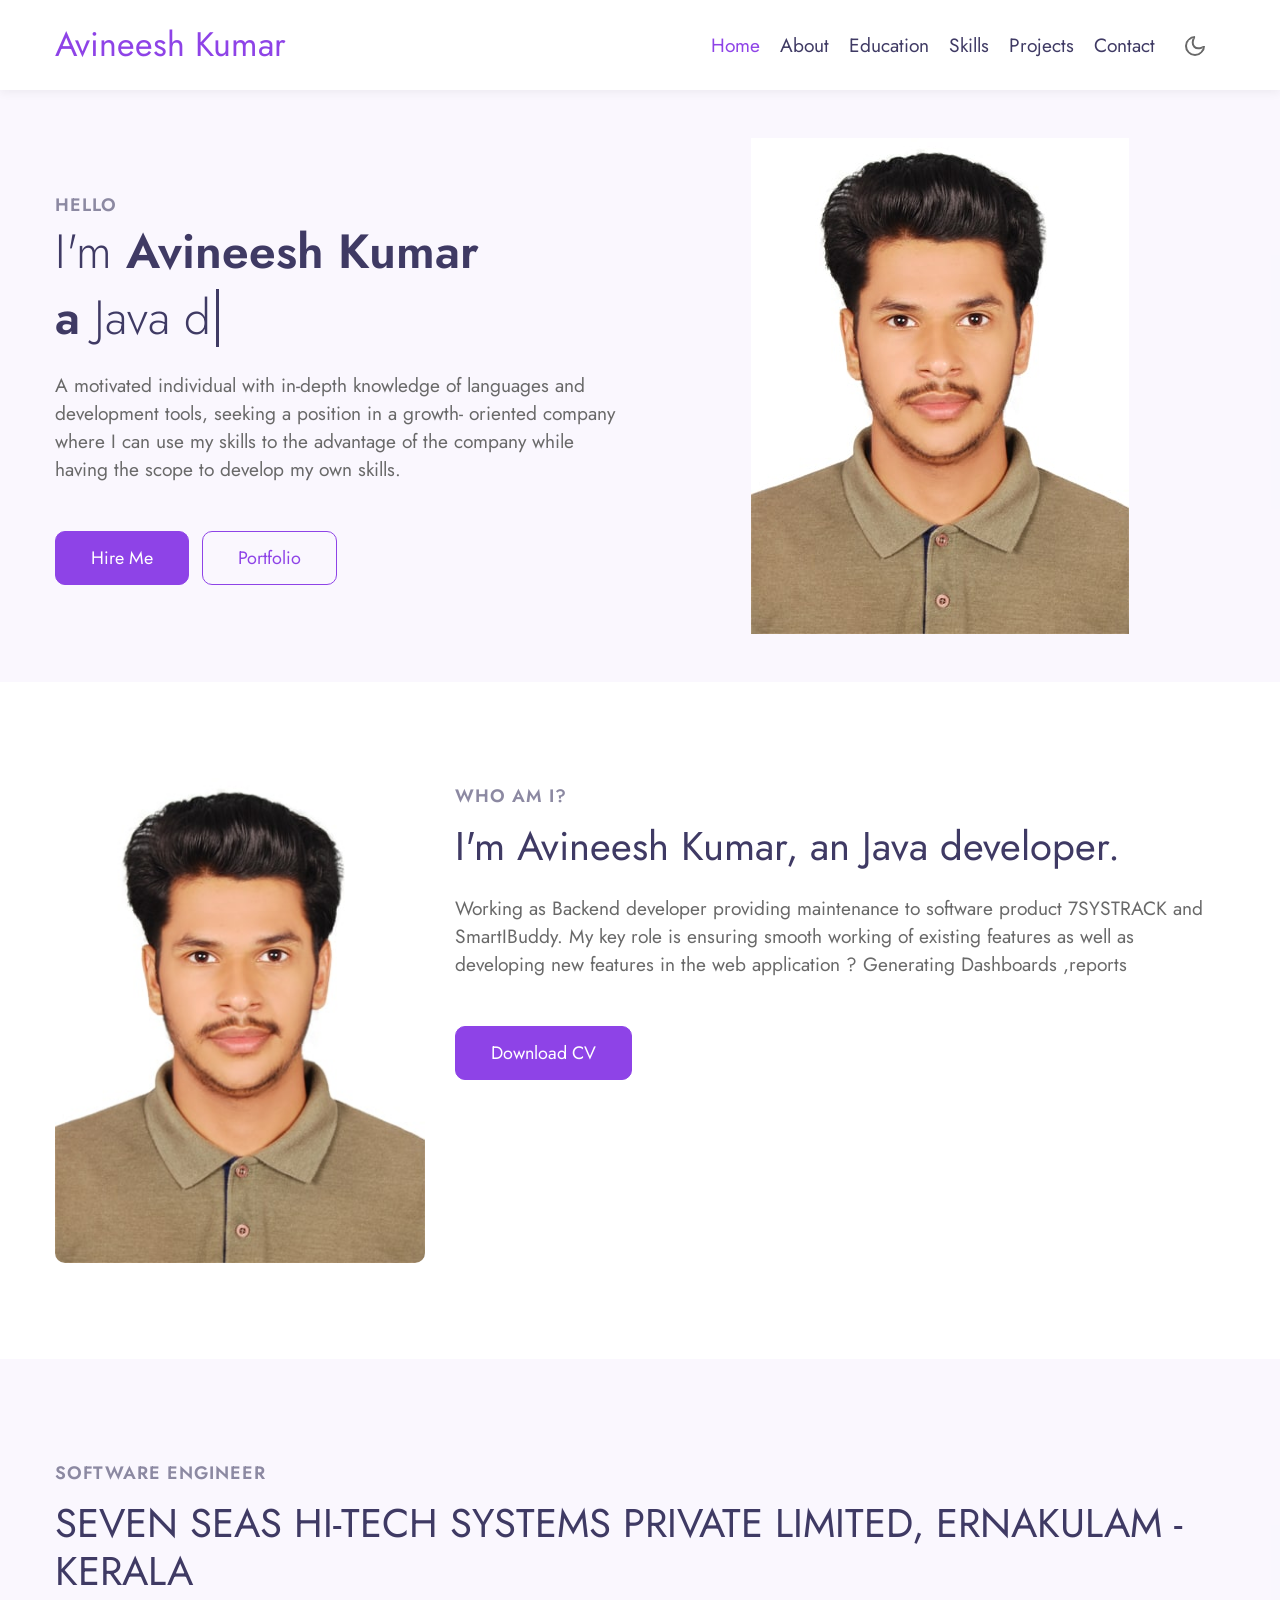
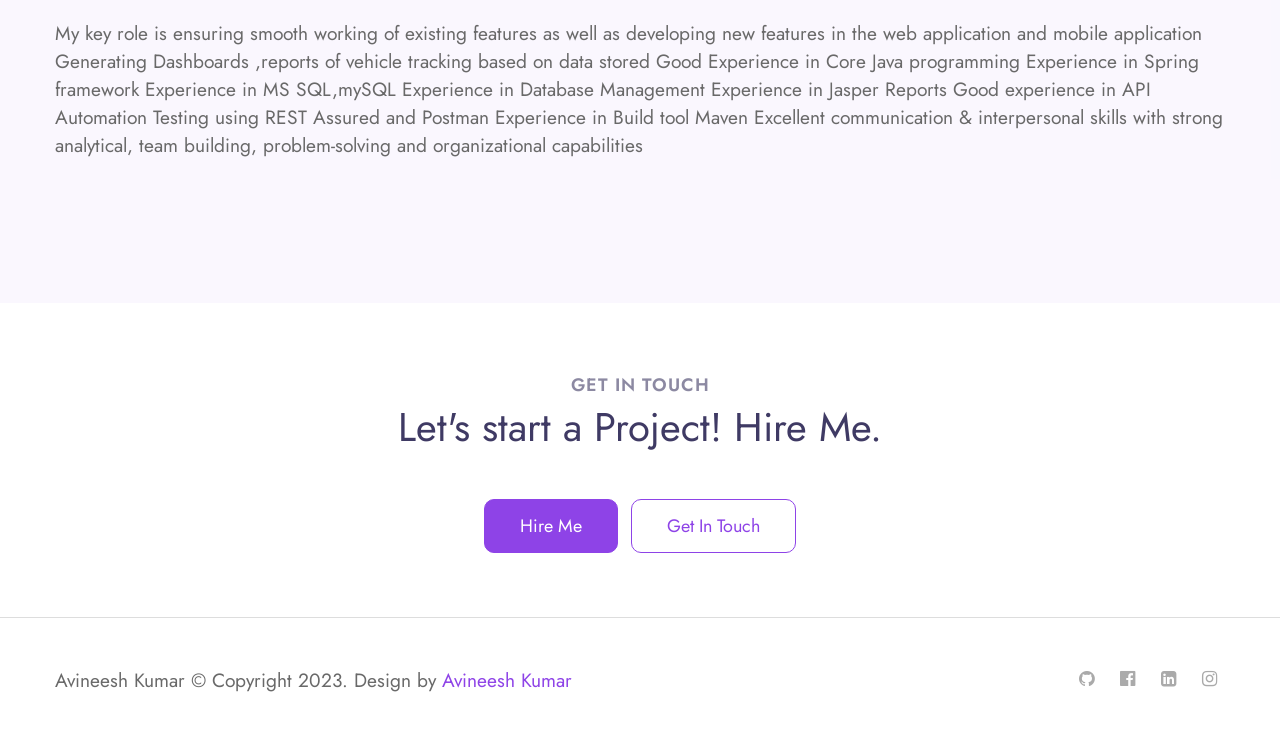
<file: index.html>
<!DOCTYPE html>
<html lang="en">

<head>
  <meta charset="UTF-8">
  <meta http-equiv="X-UA-Compatible" content="IE=edge">
  <meta name="viewport" content="width=device-width, initial-scale=1.0">

  <title>Avineesh | Portfolio</title>
  <link href="//fonts.googleapis.com/css2?family=Jost:wght@300;400;600&display=swap" rel="stylesheet">
  <link rel="stylesheet" href="assets/css/style-starter.css">
</head>

<body>
  <!-- header -->
  <header id="site-header" class="fixed-top">
    <div class="container">
      <nav class="navbar navbar-expand-lg stroke">
        <a class="navbar-brand" href="index.html">Avineesh Kumar</a>
        <button class="navbar-toggler  collapsed bg-gradient" type="button" data-toggle="collapse"
          data-target="#navbarTogglerDemo02" aria-controls="navbarTogglerDemo02" aria-expanded="false"
          aria-label="Toggle navigation">
          <span class="navbar-toggler-icon fa icon-expand fa-bars"></span>
          <span class="navbar-toggler-icon fa icon-close fa-times"></span>
          </span>
        </button>

        <div class="collapse navbar-collapse" id="navbarTogglerDemo02">
          <ul class="navbar-nav ml-auto">
            <li class="nav-item active">
              <a class="nav-link" href="index.html">Home <span class="sr-only">(current)</span></a>
            </li>
            <li class="nav-item @@about__active">
              <a class="nav-link" href="about.html">About</a>
            </li>
            <li class="nav-item @@about__active">
              <a class="nav-link" href="education.html">Education</a>
            </li>
            <li class="nav-item @@about__active">
              <a class="nav-link" href="skills.html">Skills</a>
            </li>
            <li class="nav-item @@about__active">
              <a class="nav-link" href="projects.html">Projects</a>
            </li>
            <li class="nav-item @@contact__active">
              <a class="nav-link" href="contact.html">Contact</a>
            </li>
          </ul>
        </div>
        <!-- toggle switch for light and dark theme -->
        <div class="mobile-position">
          <nav class="navigation">
            <div class="theme-switch-wrapper">
              <label class="theme-switch" for="checkbox">
                <input type="checkbox" id="checkbox">
                <div class="mode-container">
                  <i class="gg-sun"></i>
                  <i class="gg-moon"></i>
                </div>
              </label>
            </div>
          </nav>
        </div>
        <!-- //toggle switch for light and dark theme -->
      </nav>
    </div>
  </header>
  <!-- //header -->

  <!-- banner section -->
  <section id="home" class="w3l-banner py-5">
    <div class="container">
      <div class="row align-items-center">
        <div class="col-lg-6 col-sm-12 mt-lg-0 mt-4">
          <span class="title-small">Hello</span>
          <h1 class="mb-2 title"> <span>I'm</span> Avineesh Kumar</h1>
          <h1 class="mb-4 title"> a <span class="typed-text"></span><span class="cursor">&nbsp</span></h1>
          <p>A motivated individual with in-depth knowledge of languages and development tools, seeking a position in a growth- oriented company where I can use my skills to the advantage of the company while having the scope to develop my own skills.</p>
          <div class="mt-sm-5 mt-4">
            <a class="btn btn-primary btn-style mr-2" href="contact.html"> Hire Me </a>
            <a class="btn btn-outline-primary btn-style mr-2" href=""> Portfolio </a>
          </div>
        </div>
        <div class="col-lg-6 col-md-8 col-sm-10 mt-lg-0 mt-4">
          <div class="img-effect text-lg-center">
            <img src="assets/images/myphoto.jpg" alt="myphoto" class="img-fluid">
          </div>
        </div>
      </div>
    </div>
  </section>
  <!-- //banner section -->

  <!-- home page about section -->
  <section class="w3l-index3" id="about">
    <div class="midd-w3 py-5">
      <div class="container py-lg-5 py-md-3">
        <div class="row">
          <div class="col-lg-4">
            <div class="position-relative">
              <img src="assets/images/myphoto.jpg" alt="" class="radius-image img-fluid">
            </div>
          </div>
          <div class="col-lg-8 mt-lg-0 mt-5">
            <h5 class="title-small mb-2">Who am i?</h5>
            <h3 class="title-big">I'm Avineesh Kumar, an Java developer.</h3>
            <p class="mt-4"> Working as Backend developer providing maintenance to software product 7SYSTRACK and SmartIBuddy. My key role is ensuring smooth working of existing features as well as developing new features in the web application ? Generating Dashboards ,reports</p>
            <a href="/assets/cv/Avineesh's Resume.pdf" class="btn btn-style btn-primary mt-lg-5 mt-4">Download CV</a>
          </div>
        </div>
      </div>
    </div>
  </section>
  <!-- //home page about section -->

  <!-- home page second section -->
  <div class="py-5 w3l-resume">
    <div class="container py-lg-5 py-3">
      <h5 class="title-small mb-2">Software Engineer</h5>
      <h3 class="title-big mb-4">SEVEN SEAS HI-TECH SYSTEMS PRIVATE LIMITED, ERNAKULAM -KERALA</h3>
      <p>My key role is ensuring
        smooth working of existing features as well as developing new
        features in the web application and mobile application Generating Dashboards ,reports of vehicle tracking based on data
        stored
        Good Experience in Core Java programming
        Experience in Spring framework
        Experience in MS SQL,mySQL
        Experience in Database Management
        Experience in Jasper Reports Good experience in API Automation Testing using REST Assured
        and Postman
        Experience in Build tool Maven
        Excellent communication & interpersonal skills with strong
        analytical, team building, problem-solving and organizational capabilities</p>
      <div class="mt-5">
        
      </div>
    </div>
  </div>
  <!-- //home page second section -->

  <!-- freelance hire me -->
  <section class="w3l-grid-quote text-center py-5">
    <div class="container py-3">
      <h6 class="title-small">Get in touch</h6>
      <h3 class="title-big mb-md-5 mb-4">Let's start a Project! Hire Me.</h3>
      <a href="contact.html" class="btn btn-style btn-primary mr-2">Hire Me </a>
      <a href="contact.html" class="btn btn-style btn-outline-primary">Get in touch</a>
    </div>
  </section>
  <!-- //freelance hire me -->

  <!-- Footer -->
  <section class="w3l-footer py-sm-5 py-4">
    <div class="container">
      <div class="footer-content">
        <div class="row">
          <div class="col-lg-8 footer-left">
            <p class="m-0">Avineesh Kumar © Copyright 2023. Design by <a href="index.html">Avineesh Kumar</a></p>
          </div>
          <div class="col-lg-4 footer-right text-lg-right text-center mt-lg-0 mt-3">
            <ul class="social m-0 p-0">
              <li><a href="https://github.com/Avineeshkumar"><span class="fa fa-github"></span></a></li>
              <li><a href="https://www.facebook.com/avaneeshkumar.ktk?mibextid=ZbWKwL"><span class="fa fa-facebook-official"></span></a></li>
              <li><a href="https://www.linkedin.com/in/avaneesh-kumar-ktk-7a0349208"><span class="fa fa-linkedin-square"></span></a></li>
              <li><a href="https://instagram.com/_crazy_skull?igshid=NGExMmI2YTkyZg=="><span class="fa fa-instagram"></span></a></li>
            </ul>
          </div>
        </div>
      </div>
    </div>

    <!-- move top -->
    <button onclick="topFunction()" id="movetop" title="Go to top">
      <span class="fa fa-angle-up"></span>
    </button>
    <script>
      // When the user scrolls down 20px from the top of the document, show the button
      window.onscroll = function () {
        scrollFunction()
      };

      function scrollFunction() {
        if (document.body.scrollTop > 20 || document.documentElement.scrollTop > 20) {
          document.getElementById("movetop").style.display = "block";
        } else {
          document.getElementById("movetop").style.display = "none";
        }
      }

      // When the user clicks on the button, scroll to the top of the document
      function topFunction() {
        document.body.scrollTop = 0;
        document.documentElement.scrollTop = 0;
      }
    </script>
    <!-- /move top -->
  </section>
  <!-- //Footer -->

  <!-- all js scripts and files here -->

  <script src="assets/js/theme-change.js"></script><!-- theme switch js (light and dark)-->

  <script src="assets/js/jquery-3.3.1.min.js"></script><!-- default jQuery -->

  <!-- /typig-text-->
  <script>
    const typedTextSpan = document.querySelector(".typed-text");
    const cursorSpan = document.querySelector(".cursor");

    const textArray = ["Java developer"];
    const typingDelay = 200;
    const erasingDelay = 10;
    const newTextDelay = 100; // Delay between current and next text
    let textArrayIndex = 0;
    let charIndex = 0;

    function type() {
      if (charIndex < textArray[textArrayIndex].length) {
        if (!cursorSpan.classList.contains("typing")) cursorSpan.classList.add("typing");
        typedTextSpan.textContent += textArray[textArrayIndex].charAt(charIndex);
        charIndex++;
        setTimeout(type, typingDelay);
      } else {
        cursorSpan.classList.remove("typing");
        setTimeout(erase, newTextDelay);
      }
    }

    function erase() {
      if (charIndex > 0) {
        // add class 'typing' if there's none
        if (!cursorSpan.classList.contains("typing")) {
          cursorSpan.classList.add("typing");
        }
        typedTextSpan.textContent = textArray[textArrayIndex].substring(0, 0);
        charIndex--;
        setTimeout(erase, erasingDelay);
      } else {
        cursorSpan.classList.remove("typing");
        textArrayIndex++;
        if (textArrayIndex >= textArray.length) textArrayIndex = 0;
        setTimeout(type, typingDelay);
      }
    }

    document.addEventListener("DOMContentLoaded", function () { // On DOM Load initiate the effect
      if (textArray.length) setTimeout(type, newTextDelay + 250);
    });
  </script>
  <!-- //typig-text-->

  <!-- services owlcarousel -->
  <script src="assets/js/owl.carousel.js"></script>

  <!-- script for services -->
  <script>
    $(document).ready(function () {
      $('.owl-two').owlCarousel({
        loop: true,
        margin: 30,
        nav: false,
        responsiveClass: true,
        autoplay: false,
        autoplayTimeout: 5000,
        autoplaySpeed: 1000,
        autoplayHoverPause: false,
        responsive: {
          0: {
            items: 1,
            nav: false
          },
          480: {
            items: 1,
            nav: false
          },
          700: {
            items: 1,
            nav: false
          },
          1090: {
            items: 3,
            nav: false
          }
        }
      })
    })
  </script>
  <!-- //script for services -->

  <!-- script for tesimonials carousel slider -->
  <script>
    $(document).ready(function () {
      $("#owl-demo1").owlCarousel({
        loop: true,
        margin: 20,
        nav: false,
        responsiveClass: true,
        responsive: {
          0: {
            items: 1,
            nav: false
          },
          736: {
            items: 1,
            nav: false
          },
          1000: {
            items: 2,
            nav: false,
            loop: false
          }
        }
      })
    })
  </script>
  <!-- //script for tesimonials carousel slider -->

  <!-- video popup -->
  <script src="assets/js/jquery.magnific-popup.min.js"></script>
  <script>
    $(document).ready(function () {
      $('.popup-with-zoom-anim').magnificPopup({
        type: 'inline',

        fixedContentPos: false,
        fixedBgPos: true,

        overflowY: 'auto',

        closeBtnInside: true,
        preloader: false,

        midClick: true,
        removalDelay: 300,
        mainClass: 'my-mfp-zoom-in'
      });

      $('.popup-with-move-anim').magnificPopup({
        type: 'inline',

        fixedContentPos: false,
        fixedBgPos: true,

        overflowY: 'auto',

        closeBtnInside: true,
        preloader: false,

        midClick: true,
        removalDelay: 300,
        mainClass: 'my-mfp-slide-bottom'
      });
    });
  </script>
  <!-- //video popup -->

  <!-- stats number counter-->
  <script src="assets/js/jquery.waypoints.min.js"></script>
  <script src="assets/js/jquery.countup.js"></script>
  <script>
    $('.counter').countUp();
  </script>
  <!-- //stats number counter -->

  <!-- disable body scroll which navbar is in active -->
  <script>
    $(function () {
      $('.navbar-toggler').click(function () {
        $('body').toggleClass('noscroll');
      })
    });
  </script>
  <!-- disable body scroll which navbar is in active -->

  <!--/MENU-JS-->
  <script>
    $(window).on("scroll", function () {
      var scroll = $(window).scrollTop();

      if (scroll >= 80) {
        $("#site-header").addClass("nav-fixed");
      } else {
        $("#site-header").removeClass("nav-fixed");
      }
    });

    //Main navigation Active Class Add Remove
    $(".navbar-toggler").on("click", function () {
      $("header").toggleClass("active");
    });
    $(document).on("ready", function () {
      if ($(window).width() > 991) {
        $("header").removeClass("active");
      }
      $(window).on("resize", function () {
        if ($(window).width() > 991) {
          $("header").removeClass("active");
        }
      });
    });
  </script>
  <!--//MENU-JS-->

  <!-- bootstrap js -->
  <script src="assets/js/bootstrap.min.js"></script>

</body>

</html>
</file>
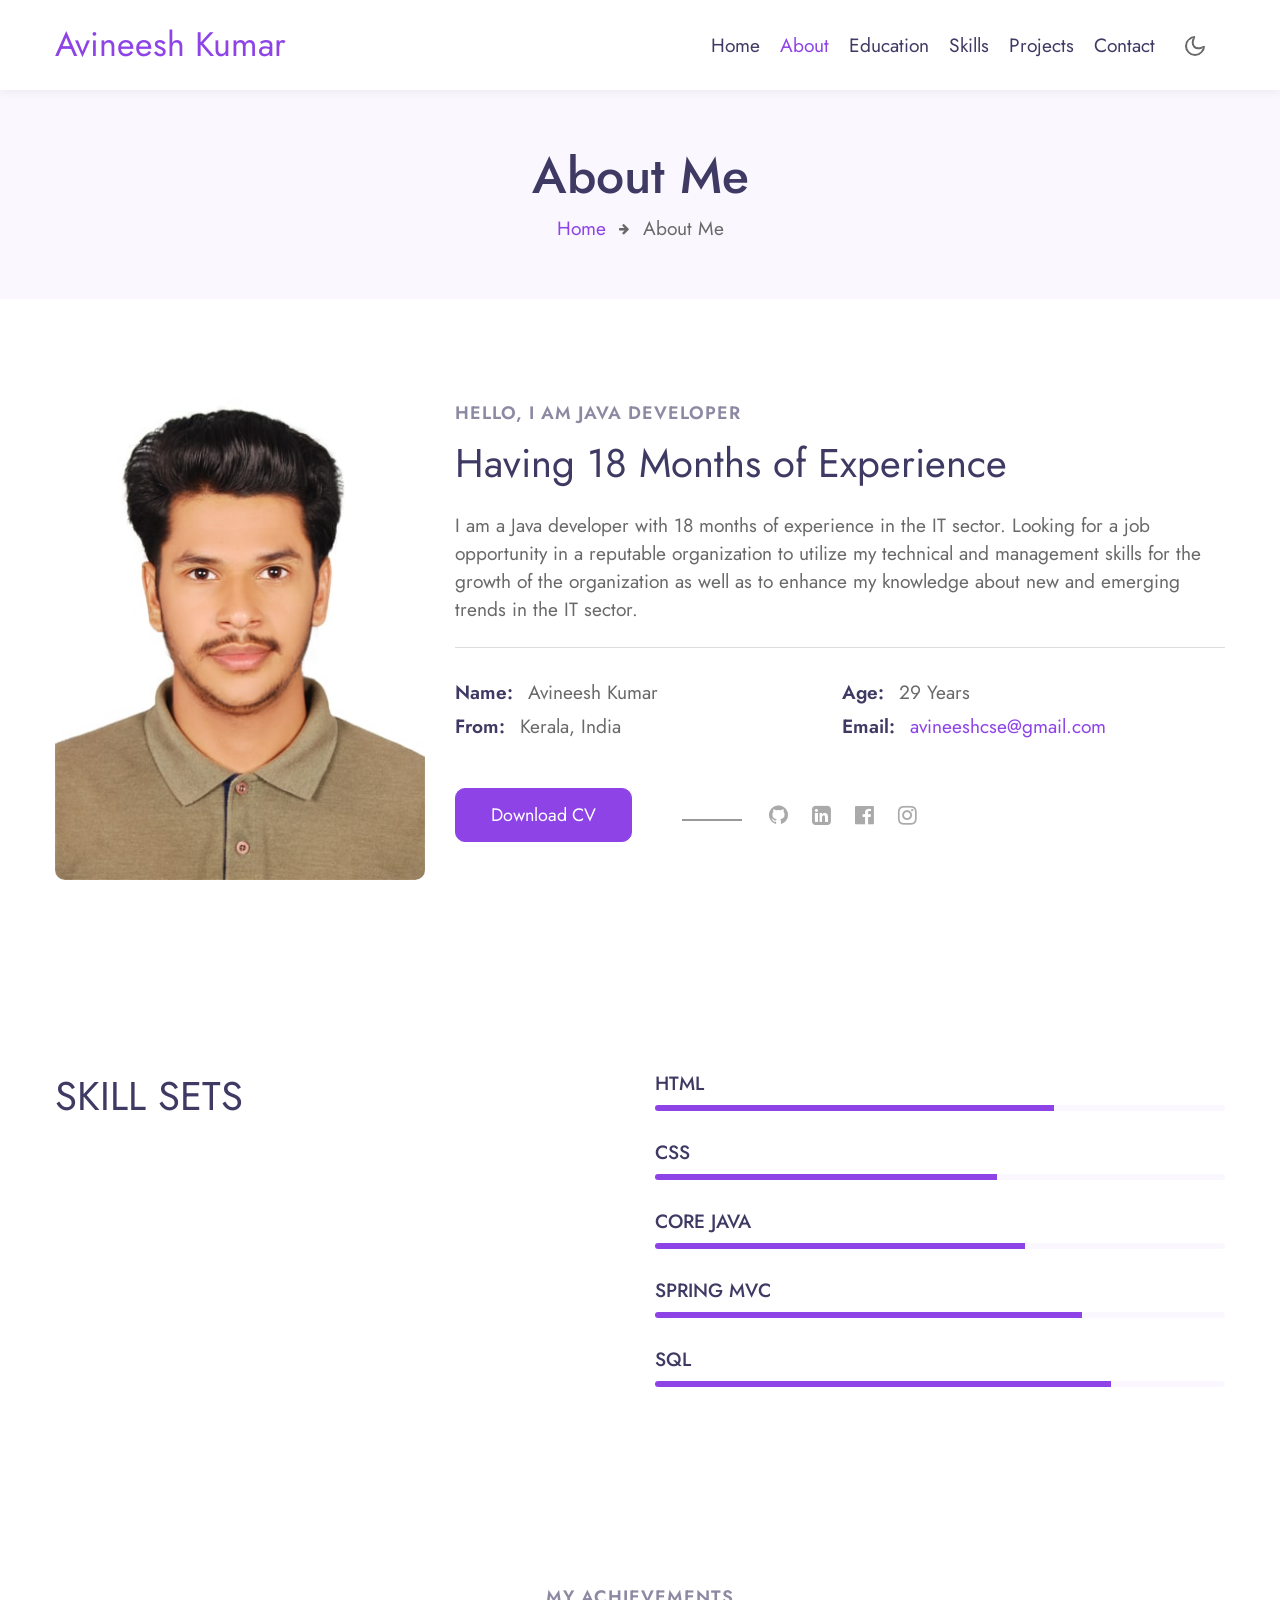
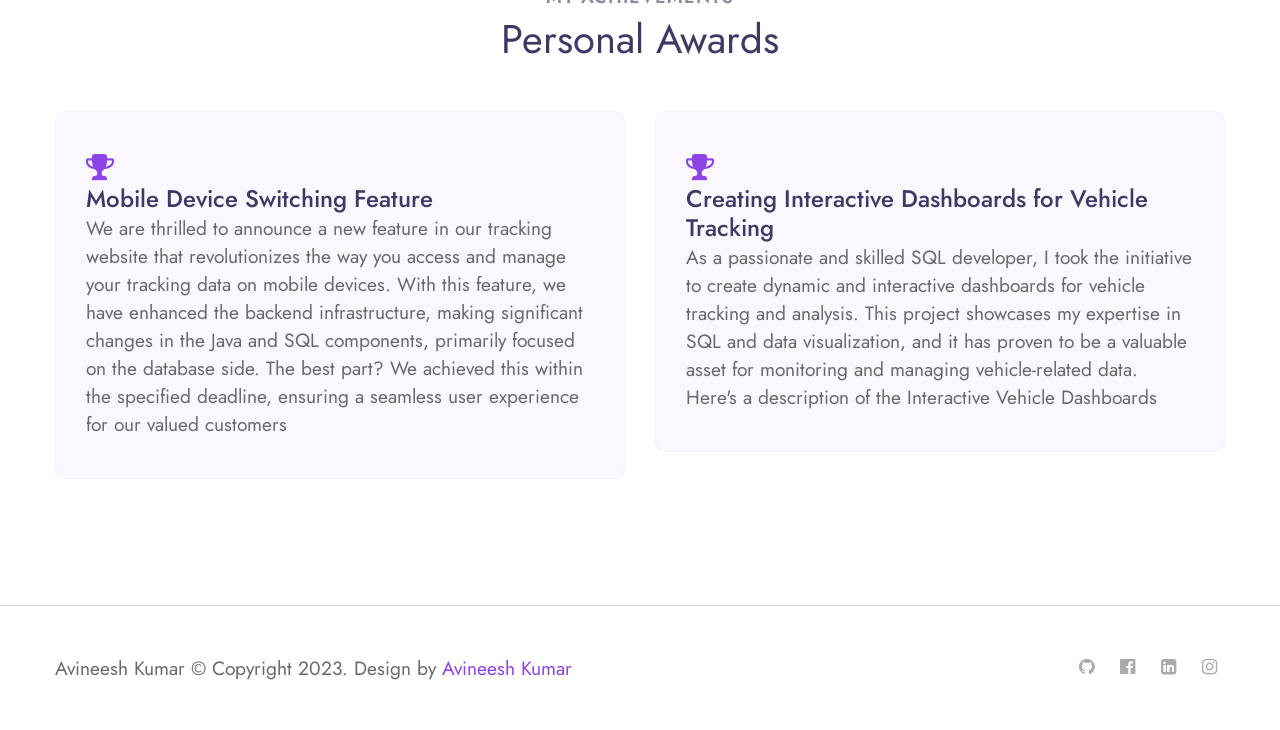
<file: about.html>
<!DOCTYPE html>
<html lang="en">

<head>
  <meta charset="UTF-8">
  <meta http-equiv="X-UA-Compatible" content="IE=edge">
  <meta name="viewport" content="width=device-width, initial-scale=1.0">

  <title>Avineesh Kumar | Portfolio</title>
  <link href="//fonts.googleapis.com/css2?family=Jost:wght@300;400;600&display=swap" rel="stylesheet">
  <link rel="stylesheet" href="assets/css/style-starter.css">
</head>

<body>
<!-- header -->
<header id="site-header" class="fixed-top">
  <div class="container">
    <nav class="navbar navbar-expand-lg stroke">
      <a class="navbar-brand" href="index.html">Avineesh Kumar</a>
      <button class="navbar-toggler  collapsed bg-gradient" type="button" data-toggle="collapse"
        data-target="#navbarTogglerDemo02" aria-controls="navbarTogglerDemo02" aria-expanded="false"
        aria-label="Toggle navigation">
        <span class="navbar-toggler-icon fa icon-expand fa-bars"></span>
        <span class="navbar-toggler-icon fa icon-close fa-times"></span>
        </span>
      </button>

          <div class="collapse navbar-collapse" id="navbarTogglerDemo02">
              <ul class="navbar-nav ml-auto">
                  <li class="nav-item @@home__active">
                      <a class="nav-link" href="index.html">Home <span class="sr-only">(current)</span></a>
                  </li>
                  <li class="nav-item active">
                      <a class="nav-link" href="about.html">About</a>
                  </li>
                  <li class="nav-item @@about__active">
                    <a class="nav-link" href="education.html">Education</a>
                  </li>
                  <li class="nav-item @@about__active">
                    <a class="nav-link" href="skills.html">Skills</a>
                  </li>
                  <li class="nav-item @@about__active">
                    <a class="nav-link" href="projects.html">Projects</a>
                  </li>
                  <li class="nav-item @@contact__active">
                      <a class="nav-link" href="contact.html">Contact</a>
                  </li>
              </ul>
          </div>
          <!-- toggle switch for light and dark theme -->
          <div class="mobile-position">
              <nav class="navigation">
                  <div class="theme-switch-wrapper">
                      <label class="theme-switch" for="checkbox">
                          <input type="checkbox" id="checkbox">
                          <div class="mode-container">
                              <i class="gg-sun"></i>
                              <i class="gg-moon"></i>
                          </div>
                      </label>
                  </div>
              </nav>
          </div>
          <!-- //toggle switch for light and dark theme -->
      </nav>
  </div>
</header>
<!-- //header -->

<!-- about breadcrumb -->
<section class="w3l-about-breadcrumb text-center">
    <div class="breadcrumb-bg breadcrumb-bg-about py-sm-5 py-4">
        <div class="container py-2">
            <h2 class="title">About Me</h2>
            <ul class="breadcrumbs-custom-path mt-2">
                <li><a href="#url">Home</a></li>
                <li class="active"><span class="fa fa-arrow-right mx-2" aria-hidden="true"></span> About Me </li>
            </ul>
        </div>
    </div>
</section>
<!-- //about breadcrumb -->

<!-- about page about section -->
<section class="w3l-aboutblock1" id="about">
    <div class="midd-w3 py-5">
        <div class="container py-lg-5 py-md-3">
            <div class="row">
                <div class="col-lg-4">
                    <div class="position-relative">
                        <img src="assets/images/myphoto.jpg" alt="" class="radius-image img-fluid">
                    </div>
                </div>
                <div class="col-lg-8 mt-lg-0 mt-5">
                    <h5 class="title-small mb-2">Hello, I am Java developer</h5>
                    <h3 class="title-big">Having 18 Months of Experience</h3>
                    <p class="mt-4">I am a Java developer with 18 months of experience in the IT sector. Looking for a job opportunity in a reputable
                      organization to utilize my technical and management skills for the growth of the organization as well as to
                      enhance my knowledge about new and emerging trends in the IT sector.</p>
                    <div class="my-info mt-4">
                        <div class="single-info"><span>Name:</span>
                            <p>Avineesh Kumar</p>
                        </div>
                        <div class="single-info"><span>Age:</span>
                            <p>29 Years</p>
                        </div>
                        <div class="single-info"><span>From:</span>
                            <p>Kerala, India</p>
                        </div>
                        <div class="single-info"><span>Email:</span>
                            <p><a href="mailto:avineeshcse@gmail.com">avineeshcse@gmail.com</a></p>
                        </div>
                    </div>
                    <div class="my-social mt-lg-5 mt-4">
                        <a href="/assets/cv/Avineesh's Resume.pdf" class="btn btn-style btn-primary">Download CV</a>
                        <ul class="social m-0 p-0">
                          <li><a href="https://github.com/Avineeshkumar"><span class="fa fa-github"></span></a></li>
                          <li><a href="https://www.linkedin.com/in/avaneesh-kumar-ktk-7a0349208"><span class="fa fa-linkedin-square"></span></a></li>
                          <li><a href="https://www.facebook.com/avaneeshkumar.ktk?mibextid=ZbWKwL"><span class="fa fa-facebook-official"></span></a></li>
                          <li><a href="https://instagram.com/_crazy_skull?igshid=NGExMmI2YTkyZg=="><span class="fa fa-instagram"></span></a></li>
                          </ul>
                    </div>
                </div>
            </div>
        </div>
    </div>
</section>
<!-- //about page about section -->

<!-- about page third section -->
<section class="w3l-content-6 py-5">
    <div class="content-6-mian py-lg-5 py-md-4">
        <div class="container">
            <div class="content-info-in row">
                <div class="content-gd col-lg-5">
                    <h3 class="title-big mb-4">SKILL SETS
                    </p>
                </div>
                <div class="content-gd col-lg-6 offset-lg-1">
                    <div class="progress-info">
                        <h6 class="progress-tittle">HTML</h6>
                        <div class="progress">
                            <div class="progress-bar progress-bar-striped" role="progressbar" style="width: 70%"
                                aria-valuenow="80" aria-valuemin="0" aria-valuemax="100">
                            </div>
                        </div>
                    </div>
                    <div class="progress-info">
                        <h6 class="progress-tittle">CSS
                        </h6>
                        <div class="progress">
                            <div class="progress-bar progress-bar-striped" role="progressbar" style="width: 60%"
                                aria-valuenow="95" aria-valuemin="0" aria-valuemax="100">
                            </div>
                        </div>
                    </div>
                    <div class="progress-info">
                        <h6 class="progress-tittle">CORE JAVA</h6>
                        <div class="progress">
                            <div class="progress-bar progress-bar-striped" role="progressbar" style="width: 65%"
                                aria-valuenow="55" aria-valuemin="0" aria-valuemax="100">
                            </div>
                        </div>
                    </div>
                    <div class="progress-info">
                      <h6 class="progress-tittle">SPRING MVC</h6>
                      <div class="progress">
                          <div class="progress-bar progress-bar-striped" role="progressbar" style="width: 75%"
                              aria-valuenow="55" aria-valuemin="0" aria-valuemax="100">
                          </div>
                      </div>
                  </div>
                    <div class="progress-info mb-0">
                        <h6 class="progress-tittle">SQL</h6>
                        <div class="progress">
                            <div class="progress-bar progress-bar-striped" role="progressbar" style="width: 80%"
                                aria-valuenow="80" aria-valuemin="0" aria-valuemax="100">
                            </div>
                        </div>
                    </div>
                </div>
            </div>
        </div>
    </div>
</section>
<!-- about page third section -->

<!-- achievements block -->
<section class="w3l-services">
    <div class="w3l-achievements py-5" id="services">
        <div class="container py-lg-5">
            <h5 class="title-small text-center">My achievements</h5>
            <h3 class="title-big text-center mb-sm-5 mb-4">Personal Awards</h3>
            <div class="row">
                <div class="col-lg-6 item">
                    <div class="card">
                        <div class="box-wrap">
                            <div class="icon">
                                <span class="fa fa-trophy"></span>
                            </div>
                            <h4>Mobile Device Switching Feature</h4>
                            <p>We are thrilled to announce a new feature in our tracking website that revolutionizes the way you access and manage your tracking data on mobile devices. With this feature, we have enhanced the backend infrastructure, making significant changes in the Java and SQL components, primarily focused on the database side. The best part? We achieved this within the specified deadline, ensuring a seamless user experience for our valued customers</p>
                        </div>
                    </div>
                </div>

                <div class="col-lg-6 item">
                    <div class="card">
                        <div class="box-wrap mb-0">
                            <div class="icon">
                                <span class="fa fa-trophy"></span>
                            </div>
                            <h4>Creating Interactive Dashboards for Vehicle Tracking</h4>
                            <p>As a passionate and skilled SQL developer, I took the initiative to create dynamic and interactive dashboards for vehicle tracking and analysis. This project showcases my expertise in SQL and data visualization, and it has proven to be a valuable asset for monitoring and managing vehicle-related data. Here's a description of the Interactive Vehicle Dashboards</p>
                              
                            </div>
                    </div>
                  </div>
            </div>
        </div>
    </div>
</section>
<!-- //achievements block -->

<!-- Footer -->
<section class="w3l-footer py-sm-5 py-4">
  <div class="container">
    <div class="footer-content">
      <div class="row">
        <div class="col-lg-8 footer-left">
          <p class="m-0">Avineesh Kumar © Copyright 2023. Design by <a href="index.html">Avineesh Kumar</a></p>
        </div>
        <div class="col-lg-4 footer-right text-lg-right text-center mt-lg-0 mt-3">
          <ul class="social m-0 p-0">
            <li><a href="https://github.com/Avineeshkumar"><span class="fa fa-github"></span></a></li>
            <li><a href="https://www.facebook.com/avaneeshkumar.ktk?mibextid=ZbWKwL"><span class="fa fa-facebook-official"></span></a></li>
            <li><a href="https://www.linkedin.com/in/avaneesh-kumar-ktk-7a0349208"><span class="fa fa-linkedin-square"></span></a></li>
            <li><a href="https://instagram.com/_crazy_skull?igshid=NGExMmI2YTkyZg=="><span class="fa fa-instagram"></span></a></li>
          </ul>
        </div>
      </div>
    </div>
  </div>

  <!-- move top -->
  <button onclick="topFunction()" id="movetop" title="Go to top">
    <span class="fa fa-angle-up"></span>
  </button>
  <script>
    // When the user scrolls down 20px from the top of the document, show the button
    window.onscroll = function () {
      scrollFunction()
    };

    function scrollFunction() {
      if (document.body.scrollTop > 20 || document.documentElement.scrollTop > 20) {
        document.getElementById("movetop").style.display = "block";
      } else {
        document.getElementById("movetop").style.display = "none";
      }
    }

    // When the user clicks on the button, scroll to the top of the document
    function topFunction() {
      document.body.scrollTop = 0;
      document.documentElement.scrollTop = 0;
    }
  </script>
  <!-- /move top -->
</section>
<!-- //Footer -->

<!-- all js scripts and files here -->

<script src="assets/js/theme-change.js"></script><!-- theme switch js (light and dark)-->

<script src="assets/js/jquery-3.3.1.min.js"></script><!-- default jQuery -->

<!-- /typig-text-->
<script>
  const typedTextSpan = document.querySelector(".typed-text");
  const cursorSpan = document.querySelector(".cursor");

  const textArray = ["Web developer"];
  const typingDelay = 200;
  const erasingDelay = 10;
  const newTextDelay = 100; // Delay between current and next text
  let textArrayIndex = 0;
  let charIndex = 0;

  function type() {
    if (charIndex < textArray[textArrayIndex].length) {
      if (!cursorSpan.classList.contains("typing")) cursorSpan.classList.add("typing");
      typedTextSpan.textContent += textArray[textArrayIndex].charAt(charIndex);
      charIndex++;
      setTimeout(type, typingDelay);
    } else {
      cursorSpan.classList.remove("typing");
      setTimeout(erase, newTextDelay);
    }
  }

  function erase() {
    if (charIndex > 0) {
      // add class 'typing' if there's none
      if (!cursorSpan.classList.contains("typing")) {
        cursorSpan.classList.add("typing");
      }
      typedTextSpan.textContent = textArray[textArrayIndex].substring(0, 0);
      charIndex--;
      setTimeout(erase, erasingDelay);
    } else {
      cursorSpan.classList.remove("typing");
      textArrayIndex++;
      if (textArrayIndex >= textArray.length) textArrayIndex = 0;
      setTimeout(type, typingDelay);
    }
  }

  document.addEventListener("DOMContentLoaded", function () { // On DOM Load initiate the effect
    if (textArray.length) setTimeout(type, newTextDelay + 250);
  });
</script>
<!-- //typig-text-->

<!-- services owlcarousel -->
<script src="assets/js/owl.carousel.js"></script>

<!-- script for services -->
<script>
  $(document).ready(function () {
    $('.owl-two').owlCarousel({
      loop: true,
      margin: 30,
      nav: false,
      responsiveClass: true,
      autoplay: false,
      autoplayTimeout: 5000,
      autoplaySpeed: 1000,
      autoplayHoverPause: false,
      responsive: {
        0: {
          items: 1,
          nav: false
        },
        480: {
          items: 1,
          nav: false
        },
        700: {
          items: 1,
          nav: false
        },
        1090: {
          items: 3,
          nav: false
        }
      }
    })
  })
</script>
<!-- //script for services -->

<!-- script for tesimonials carousel slider -->
<script>
  $(document).ready(function () {
    $("#owl-demo1").owlCarousel({
      loop: true,
      margin: 20,
      nav: false,
      responsiveClass: true,
      responsive: {
        0: {
          items: 1,
          nav: false
        },
        736: {
          items: 1,
          nav: false
        },
        1000: {
          items: 2,
          nav: false,
          loop: false
        }
      }
    })
  })
</script>
<!-- //script for tesimonials carousel slider -->

<!-- video popup -->
<script src="assets/js/jquery.magnific-popup.min.js"></script>
<script>
  $(document).ready(function () {
    $('.popup-with-zoom-anim').magnificPopup({
      type: 'inline',

      fixedContentPos: false,
      fixedBgPos: true,

      overflowY: 'auto',

      closeBtnInside: true,
      preloader: false,

      midClick: true,
      removalDelay: 300,
      mainClass: 'my-mfp-zoom-in'
    });

    $('.popup-with-move-anim').magnificPopup({
      type: 'inline',

      fixedContentPos: false,
      fixedBgPos: true,

      overflowY: 'auto',

      closeBtnInside: true,
      preloader: false,

      midClick: true,
      removalDelay: 300,
      mainClass: 'my-mfp-slide-bottom'
    });
  });
</script>
<!-- //video popup -->

<!-- stats number counter-->
<script src="assets/js/jquery.waypoints.min.js"></script>
<script src="assets/js/jquery.countup.js"></script>
<script>
  $('.counter').countUp();
</script>
<!-- //stats number counter -->

<!-- disable body scroll which navbar is in active -->
<script>
  $(function () {
    $('.navbar-toggler').click(function () {
      $('body').toggleClass('noscroll');
    })
  });
</script>
<!-- disable body scroll which navbar is in active -->

<!--/MENU-JS-->
<script>
  $(window).on("scroll", function () {
    var scroll = $(window).scrollTop();

    if (scroll >= 80) {
      $("#site-header").addClass("nav-fixed");
    } else {
      $("#site-header").removeClass("nav-fixed");
    }
  });

  //Main navigation Active Class Add Remove
  $(".navbar-toggler").on("click", function () {
    $("header").toggleClass("active");
  });
  $(document).on("ready", function () {
    if ($(window).width() > 991) {
      $("header").removeClass("active");
    }
    $(window).on("resize", function () {
      if ($(window).width() > 991) {
        $("header").removeClass("active");
      }
    });
  });
</script>
<!--//MENU-JS-->

<!-- bootstrap js -->
<script src="assets/js/bootstrap.min.js"></script>

</body>

</html>
</file>
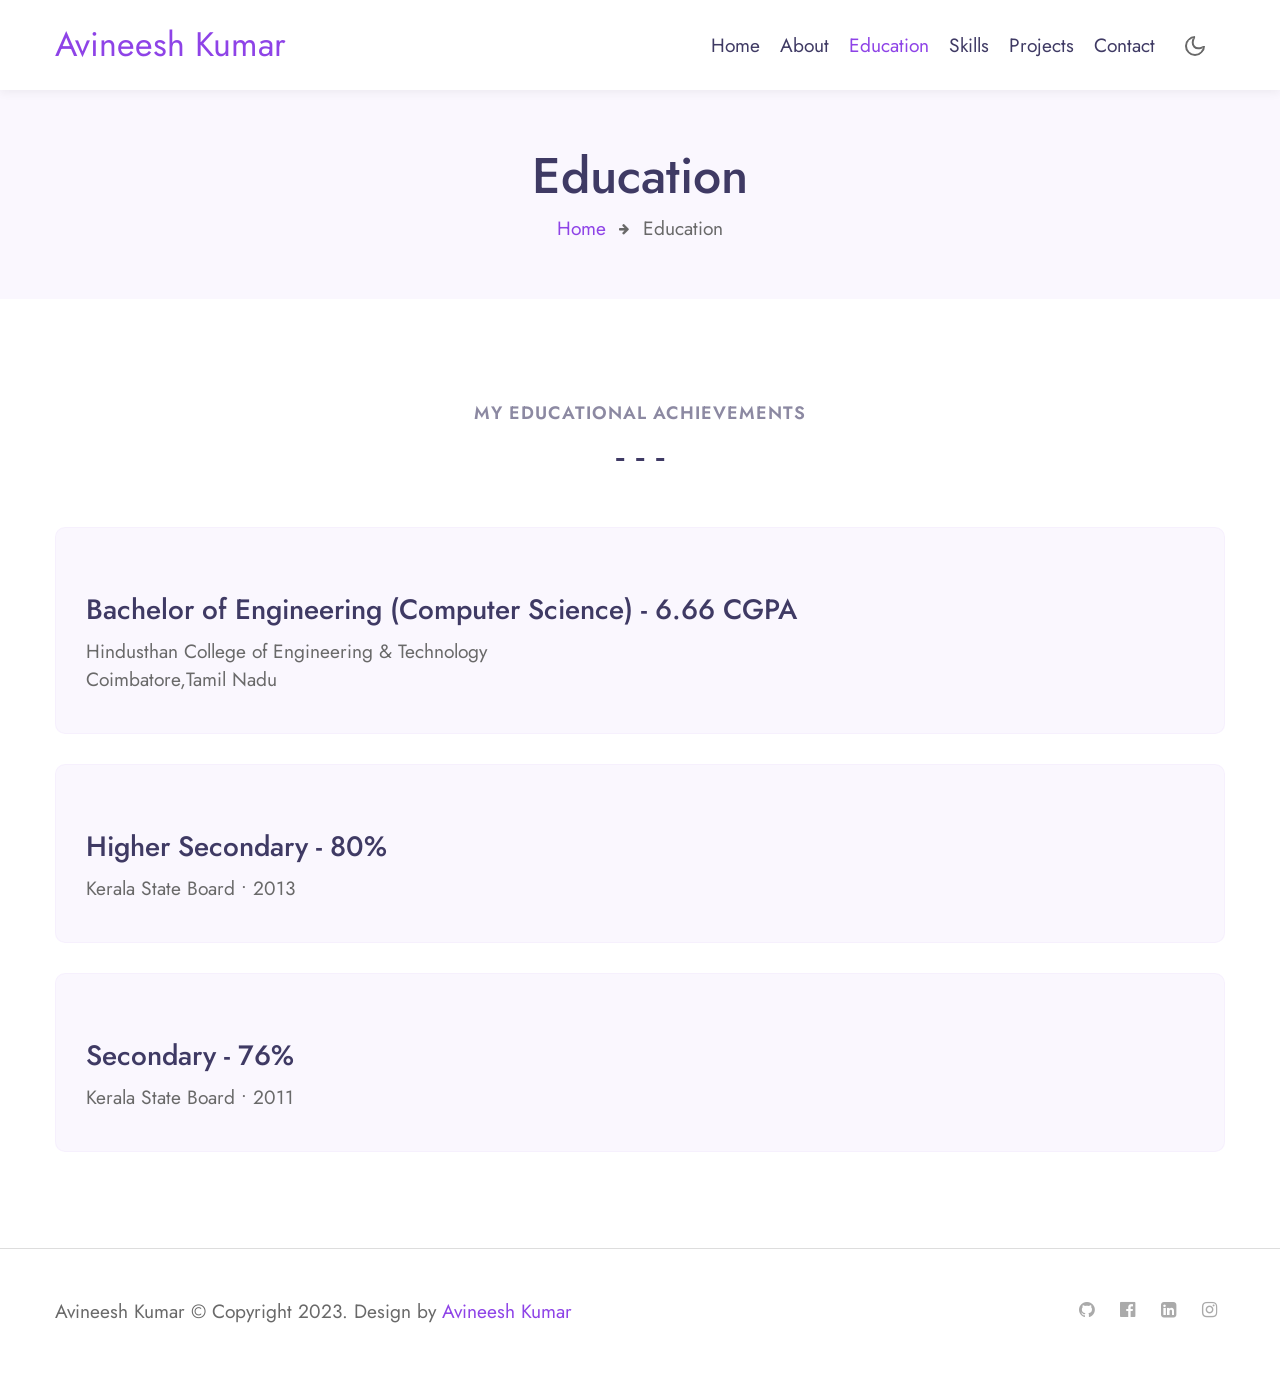
<file: education.html>
<!DOCTYPE html>
<html lang="en">

<head>
  <meta charset="UTF-8">
  <meta http-equiv="X-UA-Compatible" content="IE=edge">
  <meta name="viewport" content="width=device-width, initial-scale=1.0">

  <title>Avineesh Kumar | Portfolio</title>
  <link href="//fonts.googleapis.com/css2?family=Jost:wght@300;400;600&display=swap" rel="stylesheet">
  <link rel="stylesheet" href="assets/css/style-starter.css">
</head>

<body>
<!-- header -->
<header id="site-header" class="fixed-top">
  <div class="container">
    <nav class="navbar navbar-expand-lg stroke">
      <a class="navbar-brand" href="index.html">Avineesh Kumar</a>
      <button class="navbar-toggler  collapsed bg-gradient" type="button" data-toggle="collapse"
        data-target="#navbarTogglerDemo02" aria-controls="navbarTogglerDemo02" aria-expanded="false"
        aria-label="Toggle navigation">
        <span class="navbar-toggler-icon fa icon-expand fa-bars"></span>
        <span class="navbar-toggler-icon fa icon-close fa-times"></span>
        </span>
      </button>

          <div class="collapse navbar-collapse" id="navbarTogglerDemo02">
              <ul class="navbar-nav ml-auto">
                  <li class="nav-item @@home__active">
                      <a class="nav-link" href="index.html">Home <span class="sr-only">(current)</span></a>
                  </li>
                  <li class="nav-item @@about__active">
                      <a class="nav-link" href="about.html">About</a>
                  </li>
                  <li class="nav-item active">
                    <a class="nav-link" href="education.html">Education</a>
                  </li>
                  <li class="nav-item @@about__active">
                    <a class="nav-link" href="skills.html">Skills</a>
                  </li>
                  <li class="nav-item @@about__active">
                    <a class="nav-link" href="projects.html">Projects</a>
                  </li>
                  <li class="nav-item @@contact__active">
                      <a class="nav-link" href="contact.html">Contact</a>
                  </li>
              </ul>
          </div>
          <!-- toggle switch for light and dark theme -->
          <div class="mobile-position">
              <nav class="navigation">
                  <div class="theme-switch-wrapper">
                      <label class="theme-switch" for="checkbox">
                          <input type="checkbox" id="checkbox">
                          <div class="mode-container">
                              <i class="gg-sun"></i>
                              <i class="gg-moon"></i>
                          </div>
                      </label>
                  </div>
              </nav>
          </div>
          <!-- //toggle switch for light and dark theme -->
      </nav>
  </div>
</header>
<!-- //header -->

<!-- about breadcrumb -->
<section class="w3l-about-breadcrumb text-center">
    <div class="breadcrumb-bg breadcrumb-bg-about py-sm-5 py-4">
        <div class="container py-2">
            <h2 class="title">Education</h2>
            <ul class="breadcrumbs-custom-path mt-2">
                <li><a href="#url">Home</a></li>
                <li class="active"><span class="fa fa-arrow-right mx-2" aria-hidden="true"></span> Education </li>
            </ul>
        </div>
    </div>
</section>
<!-- //about breadcrumb -->

<!-- Education block -->
<section class="w3l-services">
    <div class="w3l-achievements py-5" id="services">
        <div class="container py-lg-5">
            <h5 class="title-small text-center">My Educational Achievements</h5>
            <h3 class="title-big text-center mb-sm-5 mb-4">- - - </h3>
            <div class="row">
                <div class="col-lg-12 item">
                    <div class="card">
                        <div class="box-wrap">
                            <div class="icon">
                            </div>
                            <h4><a href="#url">Bachelor of Engineering (Computer Science) - 6.66 CGPA</a></h4>
                            <p>Hindusthan College of Engineering & Technology</p>
                            <p>Coimbatore,Tamil Nadu</p>
                        </div>
                    </div>
                </div>

                <div class="col-lg-12 item">
                    <div class="card">
                        <div class="box-wrap">
                            <div class="icon">
                            </div>
                            <h4><a href="#url">Higher Secondary - 80%</a></h4>
                            <p>Kerala State Board • 2013</p>
                              
                            </div>
                    </div>
                  </div>

                <div class="col-lg-12 item">
                    <div class="card">
                        <div class="box-wrap mb-0">
                            <div class="icon">
                            </div>
                            <h4><a href="#url">Secondary - 76%</a></h4>
                            <p>Kerala State Board • 2011</p>
                            </div>
                    </div>
                  </div>
            </div>
        </div>
    </div>
</section>
<!-- //achievements block -->

<!-- Footer -->
<section class="w3l-footer py-sm-5 py-4">
  <div class="container">
    <div class="footer-content">
      <div class="row">
        <div class="col-lg-8 footer-left">
          <p class="m-0">Avineesh Kumar © Copyright 2023. Design by <a href="index.html">Avineesh Kumar</a></p>
        </div>
        <div class="col-lg-4 footer-right text-lg-right text-center mt-lg-0 mt-3">
          <ul class="social m-0 p-0">
            <li><a href="https://github.com/Avineeshkumar"><span class="fa fa-github"></span></a></li>
            <li><a href="https://www.facebook.com/"><span class="fa fa-facebook-official"></span></a></li>
            <li><a href="https://www.linkedin.com/in/avaneesh-kumar-ktk-7a0349208"><span class="fa fa-linkedin-square"></span></a></li>
            <li><a href="https://instagram.com/_crazy_skull?igshid=NGExMmI2YTkyZg=="><span class="fa fa-instagram"></span></a></li>
          </ul>
        </div>
      </div>
    </div>
  </div>

  <!-- move top -->
  <button onclick="topFunction()" id="movetop" title="Go to top">
    <span class="fa fa-angle-up"></span>
  </button>
  <script>
    // When the user scrolls down 20px from the top of the document, show the button
    window.onscroll = function () {
      scrollFunction()
    };

    function scrollFunction() {
      if (document.body.scrollTop > 20 || document.documentElement.scrollTop > 20) {
        document.getElementById("movetop").style.display = "block";
      } else {
        document.getElementById("movetop").style.display = "none";
      }
    }

    // When the user clicks on the button, scroll to the top of the document
    function topFunction() {
      document.body.scrollTop = 0;
      document.documentElement.scrollTop = 0;
    }
  </script>
  <!-- /move top -->
</section>
<!-- //Footer -->

<!-- all js scripts and files here -->

<script src="assets/js/theme-change.js"></script><!-- theme switch js (light and dark)-->

<script src="assets/js/jquery-3.3.1.min.js"></script><!-- default jQuery -->

<!-- /typig-text-->
<script>
  const typedTextSpan = document.querySelector(".typed-text");
  const cursorSpan = document.querySelector(".cursor");

  const textArray = ["Web developer"];
  const typingDelay = 200;
  const erasingDelay = 10;
  const newTextDelay = 100; // Delay between current and next text
  let textArrayIndex = 0;
  let charIndex = 0;

  function type() {
    if (charIndex < textArray[textArrayIndex].length) {
      if (!cursorSpan.classList.contains("typing")) cursorSpan.classList.add("typing");
      typedTextSpan.textContent += textArray[textArrayIndex].charAt(charIndex);
      charIndex++;
      setTimeout(type, typingDelay);
    } else {
      cursorSpan.classList.remove("typing");
      setTimeout(erase, newTextDelay);
    }
  }

  function erase() {
    if (charIndex > 0) {
      // add class 'typing' if there's none
      if (!cursorSpan.classList.contains("typing")) {
        cursorSpan.classList.add("typing");
      }
      typedTextSpan.textContent = textArray[textArrayIndex].substring(0, 0);
      charIndex--;
      setTimeout(erase, erasingDelay);
    } else {
      cursorSpan.classList.remove("typing");
      textArrayIndex++;
      if (textArrayIndex >= textArray.length) textArrayIndex = 0;
      setTimeout(type, typingDelay);
    }
  }

  document.addEventListener("DOMContentLoaded", function () { // On DOM Load initiate the effect
    if (textArray.length) setTimeout(type, newTextDelay + 250);
  });
</script>
<!-- //typig-text-->

<!-- services owlcarousel -->
<script src="assets/js/owl.carousel.js"></script>

<!-- script for services -->
<script>
  $(document).ready(function () {
    $('.owl-two').owlCarousel({
      loop: true,
      margin: 30,
      nav: false,
      responsiveClass: true,
      autoplay: false,
      autoplayTimeout: 5000,
      autoplaySpeed: 1000,
      autoplayHoverPause: false,
      responsive: {
        0: {
          items: 1,
          nav: false
        },
        480: {
          items: 1,
          nav: false
        },
        700: {
          items: 1,
          nav: false
        },
        1090: {
          items: 3,
          nav: false
        }
      }
    })
  })
</script>
<!-- //script for services -->

<!-- script for tesimonials carousel slider -->
<script>
  $(document).ready(function () {
    $("#owl-demo1").owlCarousel({
      loop: true,
      margin: 20,
      nav: false,
      responsiveClass: true,
      responsive: {
        0: {
          items: 1,
          nav: false
        },
        736: {
          items: 1,
          nav: false
        },
        1000: {
          items: 2,
          nav: false,
          loop: false
        }
      }
    })
  })
</script>
<!-- //script for tesimonials carousel slider -->

<!-- video popup -->
<script src="assets/js/jquery.magnific-popup.min.js"></script>
<script>
  $(document).ready(function () {
    $('.popup-with-zoom-anim').magnificPopup({
      type: 'inline',

      fixedContentPos: false,
      fixedBgPos: true,

      overflowY: 'auto',

      closeBtnInside: true,
      preloader: false,

      midClick: true,
      removalDelay: 300,
      mainClass: 'my-mfp-zoom-in'
    });

    $('.popup-with-move-anim').magnificPopup({
      type: 'inline',

      fixedContentPos: false,
      fixedBgPos: true,

      overflowY: 'auto',

      closeBtnInside: true,
      preloader: false,

      midClick: true,
      removalDelay: 300,
      mainClass: 'my-mfp-slide-bottom'
    });
  });
</script>
<!-- //video popup -->

<!-- stats number counter-->
<script src="assets/js/jquery.waypoints.min.js"></script>
<script src="assets/js/jquery.countup.js"></script>
<script>
  $('.counter').countUp();
</script>
<!-- //stats number counter -->

<!-- disable body scroll which navbar is in active -->
<script>
  $(function () {
    $('.navbar-toggler').click(function () {
      $('body').toggleClass('noscroll');
    })
  });
</script>
<!-- disable body scroll which navbar is in active -->

<!--/MENU-JS-->
<script>
  $(window).on("scroll", function () {
    var scroll = $(window).scrollTop();

    if (scroll >= 80) {
      $("#site-header").addClass("nav-fixed");
    } else {
      $("#site-header").removeClass("nav-fixed");
    }
  });

  //Main navigation Active Class Add Remove
  $(".navbar-toggler").on("click", function () {
    $("header").toggleClass("active");
  });
  $(document).on("ready", function () {
    if ($(window).width() > 991) {
      $("header").removeClass("active");
    }
    $(window).on("resize", function () {
      if ($(window).width() > 991) {
        $("header").removeClass("active");
      }
    });
  });
</script>
<!--//MENU-JS-->

<!-- bootstrap js -->
<script src="assets/js/bootstrap.min.js"></script>

</body>

</html>
</file>
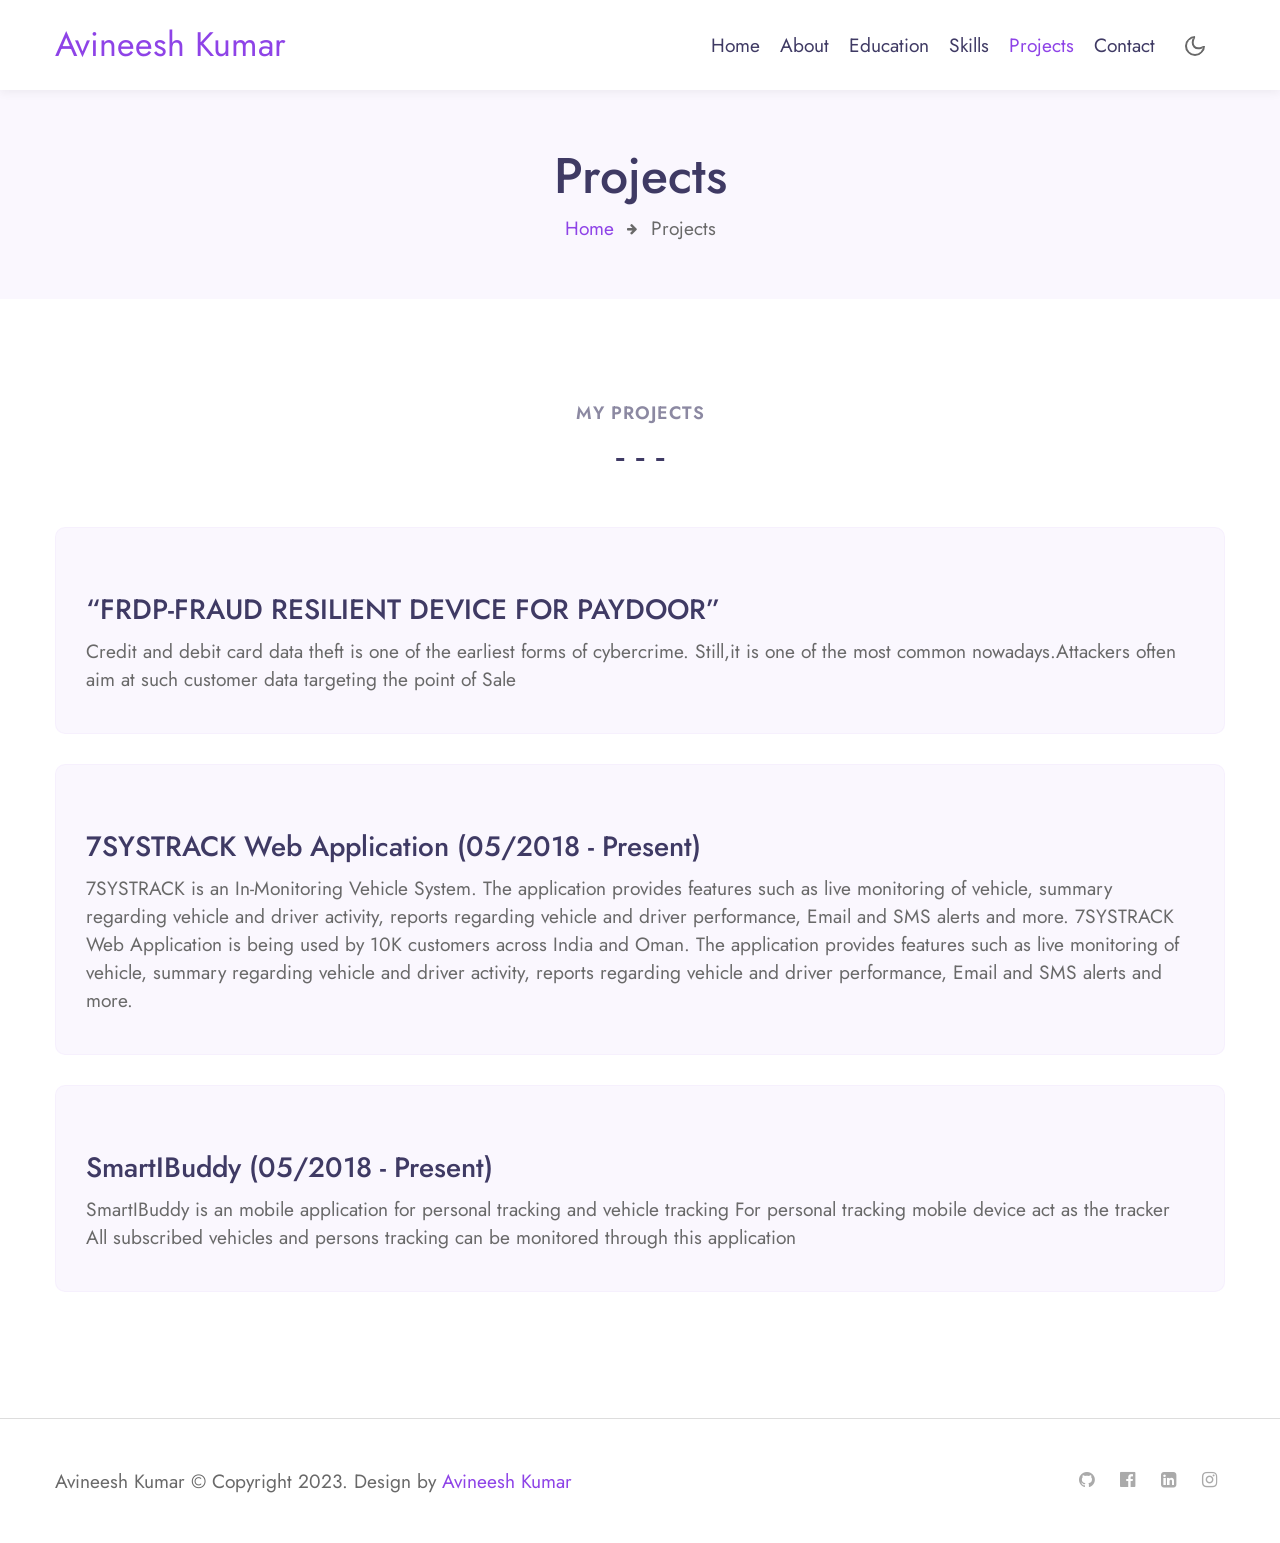
<file: projects.html>
<!DOCTYPE html>
<html lang="en">

<head>
  <meta charset="UTF-8">
  <meta http-equiv="X-UA-Compatible" content="IE=edge">
  <meta name="viewport" content="width=device-width, initial-scale=1.0">

  <title>Avineesh Kumar | Portfolio</title>
  <link href="//fonts.googleapis.com/css2?family=Jost:wght@300;400;600&display=swap" rel="stylesheet">
  <link rel="stylesheet" href="assets/css/style-starter.css">
</head>

<body>
<!-- header -->
<header id="site-header" class="fixed-top">
  <div class="container">
    <nav class="navbar navbar-expand-lg stroke">
      <a class="navbar-brand" href="index.html">Avineesh Kumar</a>
      <button class="navbar-toggler  collapsed bg-gradient" type="button" data-toggle="collapse"
        data-target="#navbarTogglerDemo02" aria-controls="navbarTogglerDemo02" aria-expanded="false"
        aria-label="Toggle navigation">
        <span class="navbar-toggler-icon fa icon-expand fa-bars"></span>
        <span class="navbar-toggler-icon fa icon-close fa-times"></span>
        </span>
      </button>

          <div class="collapse navbar-collapse" id="navbarTogglerDemo02">
              <ul class="navbar-nav ml-auto">
                  <li class="nav-item @@home__active">
                      <a class="nav-link" href="index.html">Home <span class="sr-only">(current)</span></a>
                  </li>
                  <li class="nav-item @@about__active">
                      <a class="nav-link" href="about.html">About</a>
                  </li>
                  <li class="nav-item @@about__active">
                    <a class="nav-link" href="education.html">Education</a>
                  </li>
                  <li class="nav-item @@about__active">
                    <a class="nav-link" href="skills.html">Skills</a>
                  </li>
                  <li class="nav-item active">
                    <a class="nav-link" href="projects.html">Projects</a>
                  </li>
                  <li class="nav-item @@contact__active">
                      <a class="nav-link" href="contact.html">Contact</a>
                  </li>
              </ul>
          </div>
          <!-- toggle switch for light and dark theme -->
          <div class="mobile-position">
              <nav class="navigation">
                  <div class="theme-switch-wrapper">
                      <label class="theme-switch" for="checkbox">
                          <input type="checkbox" id="checkbox">
                          <div class="mode-container">
                              <i class="gg-sun"></i>
                              <i class="gg-moon"></i>
                          </div>
                      </label>
                  </div>
              </nav>
          </div>
          <!-- //toggle switch for light and dark theme -->
      </nav>
  </div>
</header>
<!-- //header -->

<!-- about breadcrumb -->
<section class="w3l-about-breadcrumb text-center">
    <div class="breadcrumb-bg breadcrumb-bg-about py-sm-5 py-4">
        <div class="container py-2">
            <h2 class="title">Projects</h2>
            <ul class="breadcrumbs-custom-path mt-2">
                <li><a href="#url">Home</a></li>
                <li class="active"><span class="fa fa-arrow-right mx-2" aria-hidden="true"></span> Projects </li>
            </ul>
        </div>
    </div>
</section>
<!-- //about breadcrumb -->

<!-- Education block -->
<section class="w3l-services">
    <div class="w3l-achievements py-5" id="services">
        <div class="container py-lg-5">
            <h5 class="title-small text-center">My Projects</h5>
            <h3 class="title-big text-center mb-sm-5 mb-4">- - -</h3>
            <div class="row">
                <div class="col-lg-12 item">
                    <div class="card">
                        <div class="box-wrap">
                            <div class="icon">
                            </div>
                            <h4><a href="#url">“FRDP-FRAUD RESILIENT DEVICE FOR PAYDOOR”</a></h4>
                            <p> 
                              Credit and debit card data theft is one of the earliest forms of cybercrime.
                              Still,it is one of the most common nowadays.Attackers often aim at such customer data targeting the point of Sale
                              </p>
                                
                        </div>
                    </div>
                </div>

                <div class="col-lg-12 item">
                    <div class="card">
                        <div class="box-wrap">
                            <div class="icon">
                            </div>
                            <h4><a href="#url">7SYSTRACK Web Application (05/2018 - Present)</a></h4>
                            <p>
                              7SYSTRACK is an In-Monitoring Vehicle System. The application provides
                              features such as live monitoring of vehicle, summary regarding vehicle and
                              driver activity, reports regarding vehicle and driver performance, Email and
                              SMS alerts and more. 7SYSTRACK Web Application is being used by 10K customers across India and
                              Oman. The application provides features such as live monitoring of vehicle, summary regarding vehicle and driver activity, reports regarding vehicle and
                              driver performance, Email and SMS alerts and more.
                              </p>
                            </div>
                    </div>
                  </div>

                  <div class="col-lg-12 item">
                    <div class="card">
                        <div class="box-wrap">
                            <div class="icon">
                            </div>
                            <h4><a href="#url">SmartIBuddy (05/2018 - Present)</a></h4>
                            <p>SmartIBuddy is an mobile application for personal tracking and vehicle
                              tracking
                              For personal tracking mobile device act as the tracker All subscribed vehicles and persons tracking can be monitored through this application</p>
                            </div>
                    </div>
                  </div>

            </div>
        </div>
    </div>
</section>
<!-- //achievements block -->

<!-- Footer -->
<section class="w3l-footer py-sm-5 py-4">
  <div class="container">
    <div class="footer-content">
      <div class="row">
        <div class="col-lg-8 footer-left">
          <p class="m-0">Avineesh Kumar © Copyright 2023. Design by <a href="index.html">Avineesh Kumar</a></p>
        </div>
        <div class="col-lg-4 footer-right text-lg-right text-center mt-lg-0 mt-3">
          <ul class="social m-0 p-0">
            <li><a href="https://github.com/Avineeshkumar"><span class="fa fa-github"></span></a></li>
            <li><a href="https://www.facebook.com/avaneeshkumar.ktk?mibextid=ZbWKwL"><span class="fa fa-facebook-official"></span></a></li>
            <li><a href="https://www.linkedin.com/in/avaneesh-kumar-ktk-7a0349208"><span class="fa fa-linkedin-square"></span></a></li>
            <li><a href="https://instagram.com/_crazy_skull?igshid=NGExMmI2YTkyZg=="><span class="fa fa-instagram"></span></a></li>
          </ul>
        </div>
      </div>
    </div>
  </div>

  <!-- move top -->
  <button onclick="topFunction()" id="movetop" title="Go to top">
    <span class="fa fa-angle-up"></span>
  </button>
  <script>
    // When the user scrolls down 20px from the top of the document, show the button
    window.onscroll = function () {
      scrollFunction()
    };

    function scrollFunction() {
      if (document.body.scrollTop > 20 || document.documentElement.scrollTop > 20) {
        document.getElementById("movetop").style.display = "block";
      } else {
        document.getElementById("movetop").style.display = "none";
      }
    }

    // When the user clicks on the button, scroll to the top of the document
    function topFunction() {
      document.body.scrollTop = 0;
      document.documentElement.scrollTop = 0;
    }
  </script>
  <!-- /move top -->
</section>
<!-- //Footer -->

<!-- all js scripts and files here -->

<script src="assets/js/theme-change.js"></script><!-- theme switch js (light and dark)-->

<script src="assets/js/jquery-3.3.1.min.js"></script><!-- default jQuery -->

<!-- /typig-text-->
<script>
  const typedTextSpan = document.querySelector(".typed-text");
  const cursorSpan = document.querySelector(".cursor");

  const textArray = ["Web developer"];
  const typingDelay = 200;
  const erasingDelay = 10;
  const newTextDelay = 100; // Delay between current and next text
  let textArrayIndex = 0;
  let charIndex = 0;

  function type() {
    if (charIndex < textArray[textArrayIndex].length) {
      if (!cursorSpan.classList.contains("typing")) cursorSpan.classList.add("typing");
      typedTextSpan.textContent += textArray[textArrayIndex].charAt(charIndex);
      charIndex++;
      setTimeout(type, typingDelay);
    } else {
      cursorSpan.classList.remove("typing");
      setTimeout(erase, newTextDelay);
    }
  }

  function erase() {
    if (charIndex > 0) {
      // add class 'typing' if there's none
      if (!cursorSpan.classList.contains("typing")) {
        cursorSpan.classList.add("typing");
      }
      typedTextSpan.textContent = textArray[textArrayIndex].substring(0, 0);
      charIndex--;
      setTimeout(erase, erasingDelay);
    } else {
      cursorSpan.classList.remove("typing");
      textArrayIndex++;
      if (textArrayIndex >= textArray.length) textArrayIndex = 0;
      setTimeout(type, typingDelay);
    }
  }

  document.addEventListener("DOMContentLoaded", function () { // On DOM Load initiate the effect
    if (textArray.length) setTimeout(type, newTextDelay + 250);
  });
</script>
<!-- //typig-text-->

<!-- services owlcarousel -->
<script src="assets/js/owl.carousel.js"></script>

<!-- script for services -->
<script>
  $(document).ready(function () {
    $('.owl-two').owlCarousel({
      loop: true,
      margin: 30,
      nav: false,
      responsiveClass: true,
      autoplay: false,
      autoplayTimeout: 5000,
      autoplaySpeed: 1000,
      autoplayHoverPause: false,
      responsive: {
        0: {
          items: 1,
          nav: false
        },
        480: {
          items: 1,
          nav: false
        },
        700: {
          items: 1,
          nav: false
        },
        1090: {
          items: 3,
          nav: false
        }
      }
    })
  })
</script>
<!-- //script for services -->

<!-- script for tesimonials carousel slider -->
<script>
  $(document).ready(function () {
    $("#owl-demo1").owlCarousel({
      loop: true,
      margin: 20,
      nav: false,
      responsiveClass: true,
      responsive: {
        0: {
          items: 1,
          nav: false
        },
        736: {
          items: 1,
          nav: false
        },
        1000: {
          items: 2,
          nav: false,
          loop: false
        }
      }
    })
  })
</script>
<!-- //script for tesimonials carousel slider -->

<!-- video popup -->
<script src="assets/js/jquery.magnific-popup.min.js"></script>
<script>
  $(document).ready(function () {
    $('.popup-with-zoom-anim').magnificPopup({
      type: 'inline',

      fixedContentPos: false,
      fixedBgPos: true,

      overflowY: 'auto',

      closeBtnInside: true,
      preloader: false,

      midClick: true,
      removalDelay: 300,
      mainClass: 'my-mfp-zoom-in'
    });

    $('.popup-with-move-anim').magnificPopup({
      type: 'inline',

      fixedContentPos: false,
      fixedBgPos: true,

      overflowY: 'auto',

      closeBtnInside: true,
      preloader: false,

      midClick: true,
      removalDelay: 300,
      mainClass: 'my-mfp-slide-bottom'
    });
  });
</script>
<!-- //video popup -->

<!-- stats number counter-->
<script src="assets/js/jquery.waypoints.min.js"></script>
<script src="assets/js/jquery.countup.js"></script>
<script>
  $('.counter').countUp();
</script>
<!-- //stats number counter -->

<!-- disable body scroll which navbar is in active -->
<script>
  $(function () {
    $('.navbar-toggler').click(function () {
      $('body').toggleClass('noscroll');
    })
  });
</script>
<!-- disable body scroll which navbar is in active -->

<!--/MENU-JS-->
<script>
  $(window).on("scroll", function () {
    var scroll = $(window).scrollTop();

    if (scroll >= 80) {
      $("#site-header").addClass("nav-fixed");
    } else {
      $("#site-header").removeClass("nav-fixed");
    }
  });

  //Main navigation Active Class Add Remove
  $(".navbar-toggler").on("click", function () {
    $("header").toggleClass("active");
  });
  $(document).on("ready", function () {
    if ($(window).width() > 991) {
      $("header").removeClass("active");
    }
    $(window).on("resize", function () {
      if ($(window).width() > 991) {
        $("header").removeClass("active");
      }
    });
  });
</script>
<!--//MENU-JS-->

<!-- bootstrap js -->
<script src="assets/js/bootstrap.min.js"></script>

</body>

</html>
</file>
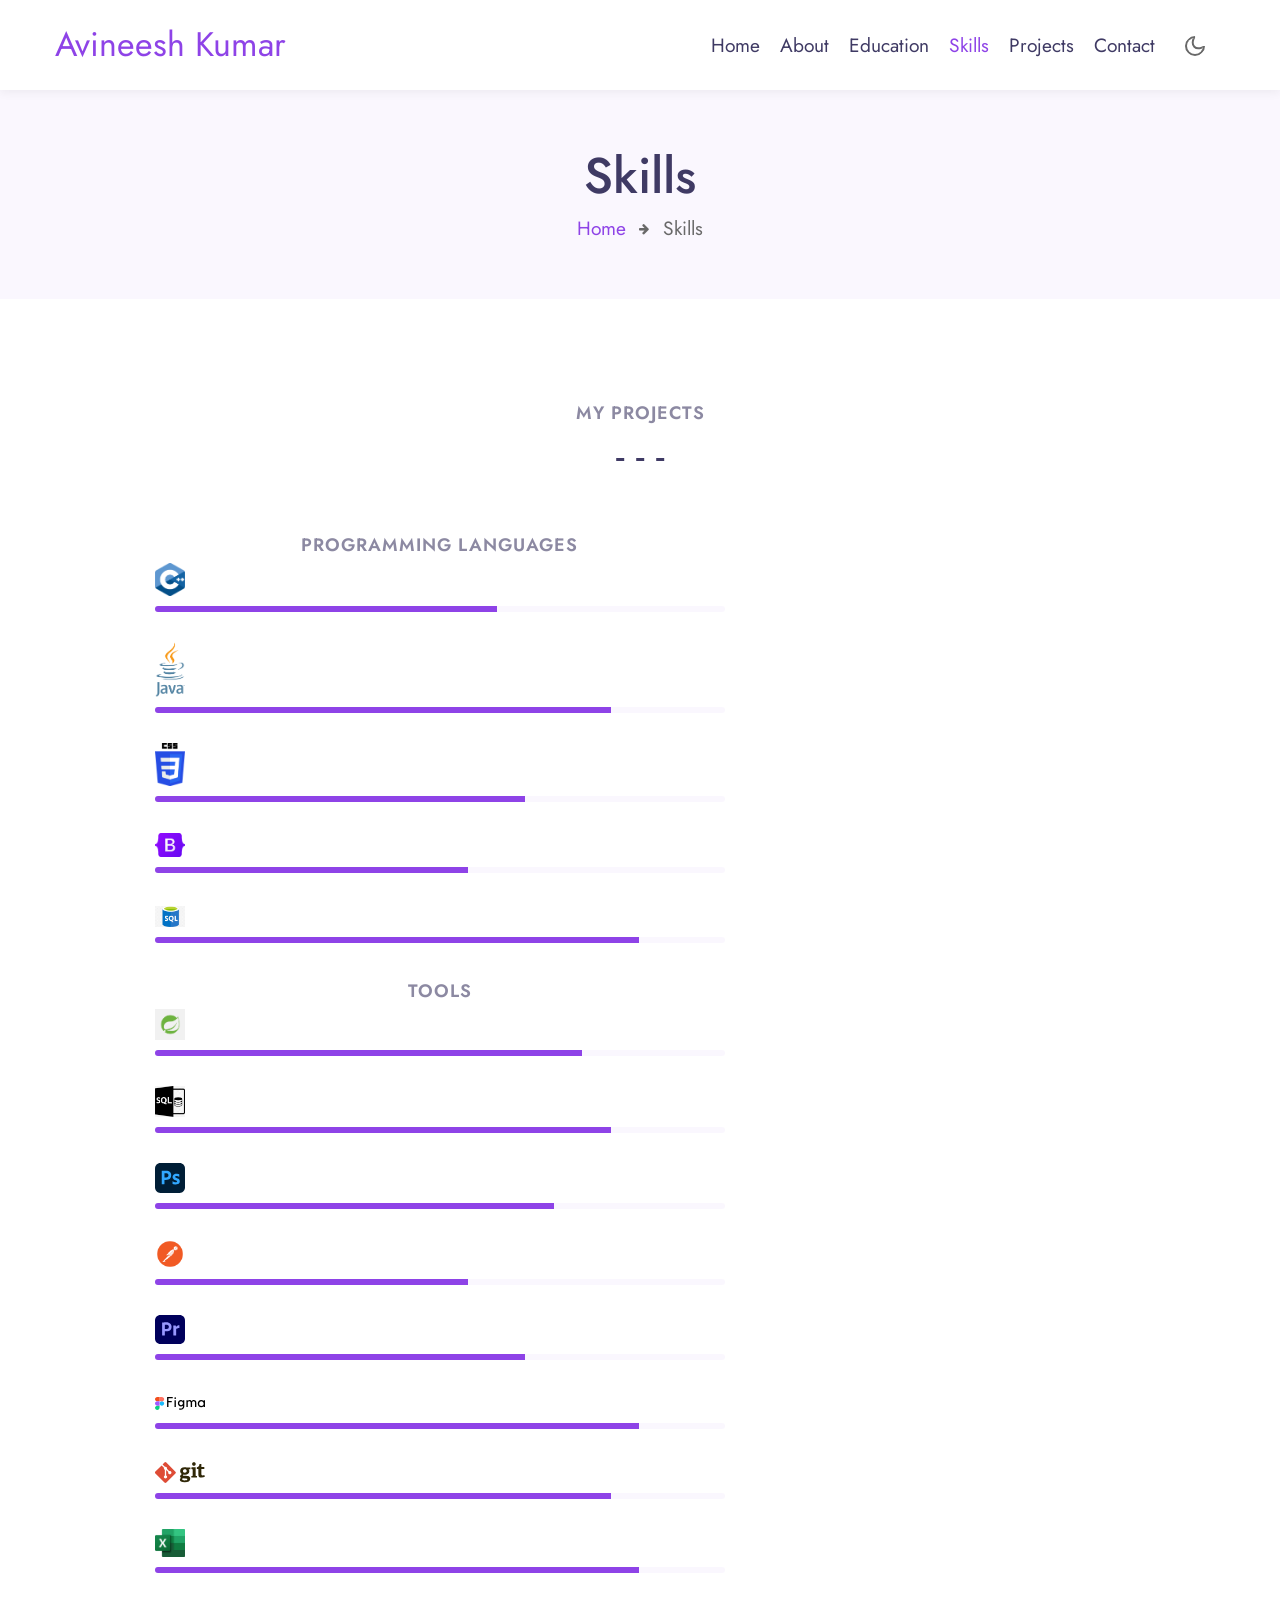
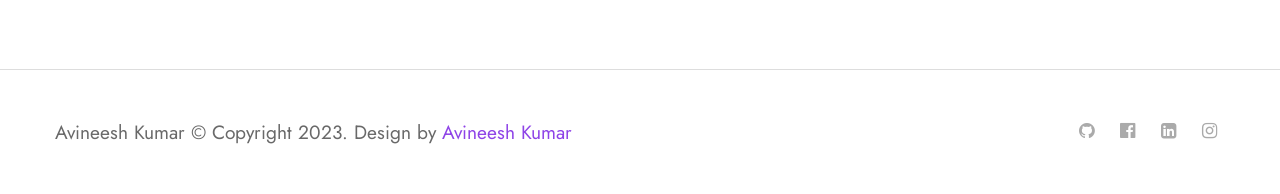
<file: skills.html>
<!DOCTYPE html>
<html lang="en">

<head>
  <meta charset="UTF-8">
  <meta http-equiv="X-UA-Compatible" content="IE=edge">
  <meta name="viewport" content="width=device-width, initial-scale=1.0">

  <title>Avineesh Kumar | Portfolio</title>
  <link href="//fonts.googleapis.com/css2?family=Jost:wght@300;400;600&display=swap" rel="stylesheet">
  <link rel="stylesheet" href="assets/css/style-starter.css">
</head>

<body>
<!-- header -->
<header id="site-header" class="fixed-top">
  <div class="container">
    <nav class="navbar navbar-expand-lg stroke">
      <a class="navbar-brand" href="index.html">Avineesh Kumar</a>
      <button class="navbar-toggler  collapsed bg-gradient" type="button" data-toggle="collapse"
        data-target="#navbarTogglerDemo02" aria-controls="navbarTogglerDemo02" aria-expanded="false"
        aria-label="Toggle navigation">
        <span class="navbar-toggler-icon fa icon-expand fa-bars"></span>
        <span class="navbar-toggler-icon fa icon-close fa-times"></span>
        </span>
      </button>

          <div class="collapse navbar-collapse" id="navbarTogglerDemo02">
              <ul class="navbar-nav ml-auto">
                  <li class="nav-item @@home__active">
                      <a class="nav-link" href="index.html">Home <span class="sr-only">(current)</span></a>
                  </li>
                  <li class="nav-item @@about__active">
                      <a class="nav-link" href="about.html">About</a>
                  </li>
                  <li class="nav-item @@about__active">
                    <a class="nav-link" href="education.html">Education</a>
                  </li>
                  <li class="nav-item active">
                    <a class="nav-link" href="skills.html">Skills</a>
                  </li>
                  <li class="nav-item @@about__active">
                    <a class="nav-link" href="projects.html">Projects</a>
                  </li>
                  <li class="nav-item @@contact__active">
                      <a class="nav-link" href="contact.html">Contact</a>
                  </li>
              </ul>
          </div>
          <!-- toggle switch for light and dark theme -->
          <div class="mobile-position">
              <nav class="navigation">
                  <div class="theme-switch-wrapper">
                      <label class="theme-switch" for="checkbox">
                          <input type="checkbox" id="checkbox">
                          <div class="mode-container">
                              <i class="gg-sun"></i>
                              <i class="gg-moon"></i>
                          </div>
                      </label>
                  </div>
              </nav>
          </div>
          <!-- //toggle switch for light and dark theme -->
      </nav>
  </div>
</header>
<!-- //header -->

<!-- about breadcrumb -->
<section class="w3l-about-breadcrumb text-center">
    <div class="breadcrumb-bg breadcrumb-bg-about py-sm-5 py-4">
        <div class="container py-2">
            <h2 class="title">Skills</h2>
            <ul class="breadcrumbs-custom-path mt-2">
                <li><a href="#url">Home</a></li>
                <li class="active"><span class="fa fa-arrow-right mx-2" aria-hidden="true"></span> Skills </li>
            </ul>
        </div>
    </div>
</section>
<!-- //about breadcrumb -->

<!-- about page third section -->
<section class="w3l-content-6 py-5">
    <div class="content-6-mian py-lg-5 py-md-4">
        <div class="container">
            <h5 class="title-small text-center">My projects</h5>
            <h3 class="title-big text-center mb-sm-5 mb-4">- - -</h3>
            <div class="content-info-in row">
                
                
                <div class="content-gd col-lg-6 offset-lg-1">
                    <h5 class="title-small text-center">Programming languages</h5>
                    <div class="progress-info ">
                        <h6 class="progress-tittle"><img src="assets/images/c-plus-plus.png " width="30px" alt=""></h6>
                        <div class="progress">
                            <div class="progress-bar progress-bar-striped" role="progressbar" style="width: 60%"
                                aria-valuenow="80" aria-valuemin="0" aria-valuemax="100">
                            </div>
                        </div>
                    </div>
                    <div class="progress-info">
                        <h6 class="progress-tittle"><img src="assets/images/Java.png " width="30px" alt=""></h6>
                        <div class="progress">
                            <div class="progress-bar progress-bar-striped" role="progressbar" style="width: 80%"
                                aria-valuenow="95" aria-valuemin="0" aria-valuemax="100">
                            </div>
                        </div>
                    </div>
                    <div class="progress-info">
                        <h6 class="progress-tittle"><img src="assets/images/CSS3.png " width="30px" alt=""></h6>
                        <div class="progress">
                            <div class="progress-bar progress-bar-striped" role="progressbar" style="width: 65%"
                                aria-valuenow="55" aria-valuemin="0" aria-valuemax="100">
                            </div>
                        </div>
                    </div>
                    <div class="progress-info">
                        <h6 class="progress-tittle"><img src="assets/images/Bootstrap.png " width="30px" alt=""></h6>
                      <div class="progress">
                          <div class="progress-bar progress-bar-striped" role="progressbar" style="width: 55%"
                              aria-valuenow="55" aria-valuemin="0" aria-valuemax="100">
                          </div>
                      </div>
                  </div>
                  <div class="progress-info ">
                    <h6 class="progress-tittle"><img src="assets/images/sql-server-logo.jpg " width="30px" alt=""></h6>
                    <div class="progress">
                        <div class="progress-bar progress-bar-striped" role="progressbar" style="width: 85%"
                            aria-valuenow="80" aria-valuemin="0" aria-valuemax="100">
                        </div>
                    </div>
                </div>
                  <h5 class="title-small text-center">Tools</h5>
                  <div class="progress-info">
                    <h6 class="progress-tittle"><img src="assets/images/spring-tool-suite-icon.png " width="30px" alt=""></h6>
                    <div class="progress">
                        <div class="progress-bar progress-bar-striped" role="progressbar" style="width: 75%"
                            aria-valuenow="55" aria-valuemin="0" aria-valuemax="100">
                        </div>
                    </div>
                </div>
                <div class="progress-info">
                    <h6 class="progress-tittle"><img src="assets/images/sql-server-logos.jpg " width="30px" alt=""></h6>
                    <div class="progress">
                        <div class="progress-bar progress-bar-striped" role="progressbar" style="width: 80%"
                            aria-valuenow="55" aria-valuemin="0" aria-valuemax="100">
                        </div>
                    </div>
                </div>
                <div class="progress-info">
                    <h6 class="progress-tittle"><img src="assets/images/adobe-photoshop.svg" width="30px" alt=""></h6>
                    <div class="progress">
                        <div class="progress-bar progress-bar-striped" role="progressbar" style="width: 70%"
                            aria-valuenow="55" aria-valuemin="0" aria-valuemax="100">
                        </div>
                    </div>
                </div>
                <div class="progress-info">
                    <h6 class="progress-tittle"><img src="assets/images/postman.png" width="30px" alt=""></h6>
                    <div class="progress">
                        <div class="progress-bar progress-bar-striped" role="progressbar" style="width: 55%"
                            aria-valuenow="55" aria-valuemin="0" aria-valuemax="100">
                        </div>
                    </div>
                </div>
                <div class="progress-info">
                    <h6 class="progress-tittle"><img src="assets/images/premiere-pro.svg" width="30px" alt=""></h6>
                    <div class="progress">
                        <div class="progress-bar progress-bar-striped" role="progressbar" style="width: 65%"
                            aria-valuenow="55" aria-valuemin="0" aria-valuemax="100">
                        </div>
                    </div>
                </div>
                <div class="progress-info">
                    <h6 class="progress-tittle"><img src="assets/images/figma.svg" width="50px" alt=""></h6>
                    <div class="progress">
                        <div class="progress-bar progress-bar-striped" role="progressbar" style="width: 85%"
                            aria-valuenow="55" aria-valuemin="0" aria-valuemax="100">
                        </div>
                    </div>
                </div>
                <div class="progress-info">
                    <h6 class="progress-tittle"><img src="assets/images/git.svg" width="50px" alt=""></h6>
                    <div class="progress">
                        <div class="progress-bar progress-bar-striped" role="progressbar" style="width: 80%"
                            aria-valuenow="55" aria-valuemin="0" aria-valuemax="100">
                        </div>
                    </div>
                </div>
                    <div class="progress-info mb-0">
                        <h6 class="progress-tittle"><img src="assets/images/excel-logo-1.png" width="30px" alt=""></h6>
                        <div class="progress">
                            <div class="progress-bar progress-bar-striped" role="progressbar" style="width: 85%"
                                aria-valuenow="80" aria-valuemin="0" aria-valuemax="100">
                            </div>
                        </div>
                    </div>
                </div>
            </div>
        </div>
    </div>
</section>
<!-- about page third section -->

<!-- Footer -->
<section class="w3l-footer py-sm-5 py-4">
  <div class="container">
    <div class="footer-content">
      <div class="row">
        <div class="col-lg-8 footer-left">
          <p class="m-0">Avineesh Kumar © Copyright 2023. Design by <a href="index.html">Avineesh Kumar</a></p>
        </div>
        <div class="col-lg-4 footer-right text-lg-right text-center mt-lg-0 mt-3">
          <ul class="social m-0 p-0">
            <li><a href="https://github.com/Avineeshkumar"><span class="fa fa-github"></span></a></li>
            <li><a href="https://www.facebook.com/avaneeshkumar.ktk?mibextid=ZbWKwL"><span class="fa fa-facebook-official"></span></a></li>
            <li><a href="https://www.linkedin.com/in/avaneesh-kumar-ktk-7a0349208"><span class="fa fa-linkedin-square"></span></a></li>
            <li><a href="https://instagram.com/_crazy_skull?igshid=NGExMmI2YTkyZg=="><span class="fa fa-instagram"></span></a></li>
          </ul>
        </div>
      </div>
    </div>
  </div>

  <!-- move top -->
  <button onclick="topFunction()" id="movetop" title="Go to top">
    <span class="fa fa-angle-up"></span>
  </button>
  <script>
    // When the user scrolls down 20px from the top of the document, show the button
    window.onscroll = function () {
      scrollFunction()
    };

    function scrollFunction() {
      if (document.body.scrollTop > 20 || document.documentElement.scrollTop > 20) {
        document.getElementById("movetop").style.display = "block";
      } else {
        document.getElementById("movetop").style.display = "none";
      }
    }

    // When the user clicks on the button, scroll to the top of the document
    function topFunction() {
      document.body.scrollTop = 0;
      document.documentElement.scrollTop = 0;
    }
  </script>
  <!-- /move top -->
</section>
<!-- //Footer -->

<!-- all js scripts and files here -->

<script src="assets/js/theme-change.js"></script><!-- theme switch js (light and dark)-->

<script src="assets/js/jquery-3.3.1.min.js"></script><!-- default jQuery -->

<!-- /typig-text-->
<script>
  const typedTextSpan = document.querySelector(".typed-text");
  const cursorSpan = document.querySelector(".cursor");

  const textArray = ["Web developer"];
  const typingDelay = 200;
  const erasingDelay = 10;
  const newTextDelay = 100; // Delay between current and next text
  let textArrayIndex = 0;
  let charIndex = 0;

  function type() {
    if (charIndex < textArray[textArrayIndex].length) {
      if (!cursorSpan.classList.contains("typing")) cursorSpan.classList.add("typing");
      typedTextSpan.textContent += textArray[textArrayIndex].charAt(charIndex);
      charIndex++;
      setTimeout(type, typingDelay);
    } else {
      cursorSpan.classList.remove("typing");
      setTimeout(erase, newTextDelay);
    }
  }

  function erase() {
    if (charIndex > 0) {
      // add class 'typing' if there's none
      if (!cursorSpan.classList.contains("typing")) {
        cursorSpan.classList.add("typing");
      }
      typedTextSpan.textContent = textArray[textArrayIndex].substring(0, 0);
      charIndex--;
      setTimeout(erase, erasingDelay);
    } else {
      cursorSpan.classList.remove("typing");
      textArrayIndex++;
      if (textArrayIndex >= textArray.length) textArrayIndex = 0;
      setTimeout(type, typingDelay);
    }
  }

  document.addEventListener("DOMContentLoaded", function () { // On DOM Load initiate the effect
    if (textArray.length) setTimeout(type, newTextDelay + 250);
  });
</script>
<!-- //typig-text-->

<!-- services owlcarousel -->
<script src="assets/js/owl.carousel.js"></script>

<!-- script for services -->
<script>
  $(document).ready(function () {
    $('.owl-two').owlCarousel({
      loop: true,
      margin: 30,
      nav: false,
      responsiveClass: true,
      autoplay: false,
      autoplayTimeout: 5000,
      autoplaySpeed: 1000,
      autoplayHoverPause: false,
      responsive: {
        0: {
          items: 1,
          nav: false
        },
        480: {
          items: 1,
          nav: false
        },
        700: {
          items: 1,
          nav: false
        },
        1090: {
          items: 3,
          nav: false
        }
      }
    })
  })
</script>
<!-- //script for services -->

<!-- script for tesimonials carousel slider -->
<script>
  $(document).ready(function () {
    $("#owl-demo1").owlCarousel({
      loop: true,
      margin: 20,
      nav: false,
      responsiveClass: true,
      responsive: {
        0: {
          items: 1,
          nav: false
        },
        736: {
          items: 1,
          nav: false
        },
        1000: {
          items: 2,
          nav: false,
          loop: false
        }
      }
    })
  })
</script>
<!-- //script for tesimonials carousel slider -->

<!-- video popup -->
<script src="assets/js/jquery.magnific-popup.min.js"></script>
<script>
  $(document).ready(function () {
    $('.popup-with-zoom-anim').magnificPopup({
      type: 'inline',

      fixedContentPos: false,
      fixedBgPos: true,

      overflowY: 'auto',

      closeBtnInside: true,
      preloader: false,

      midClick: true,
      removalDelay: 300,
      mainClass: 'my-mfp-zoom-in'
    });

    $('.popup-with-move-anim').magnificPopup({
      type: 'inline',

      fixedContentPos: false,
      fixedBgPos: true,

      overflowY: 'auto',

      closeBtnInside: true,
      preloader: false,

      midClick: true,
      removalDelay: 300,
      mainClass: 'my-mfp-slide-bottom'
    });
  });
</script>
<!-- //video popup -->

<!-- stats number counter-->
<script src="assets/js/jquery.waypoints.min.js"></script>
<script src="assets/js/jquery.countup.js"></script>
<script>
  $('.counter').countUp();
</script>
<!-- //stats number counter -->

<!-- disable body scroll which navbar is in active -->
<script>
  $(function () {
    $('.navbar-toggler').click(function () {
      $('body').toggleClass('noscroll');
    })
  });
</script>
<!-- disable body scroll which navbar is in active -->

<!--/MENU-JS-->
<script>
  $(window).on("scroll", function () {
    var scroll = $(window).scrollTop();

    if (scroll >= 80) {
      $("#site-header").addClass("nav-fixed");
    } else {
      $("#site-header").removeClass("nav-fixed");
    }
  });

  //Main navigation Active Class Add Remove
  $(".navbar-toggler").on("click", function () {
    $("header").toggleClass("active");
  });
  $(document).on("ready", function () {
    if ($(window).width() > 991) {
      $("header").removeClass("active");
    }
    $(window).on("resize", function () {
      if ($(window).width() > 991) {
        $("header").removeClass("active");
      }
    });
  });
</script>
<!--//MENU-JS-->

<!-- bootstrap js -->
<script src="assets/js/bootstrap.min.js"></script>

</body>

</html>
</file>
<file: assets/css/style-starter.css>
/* @charset "UTF-8"; */

:root {
  --blue: #007bff;
  --indigo: #6610f2;
  --purple: #6f42c1;
  --pink: #e83e8c;
  --red: #dc3545;
  --orange: #fd7e14;
  --yellow: #ffc107;
  --green: #28a745;
  --teal: #20c997;
  --cyan: #17a2b8;
  --white: #fff;
  --gray: #6c757d;
  --gray-dark: #343a40;
  --primary: #8e43e7;
  --secondary: #273c66;
  --success: #28a745;
  --info: #17a2b8;
  --warning: #ffc107;
  --danger: #dc3545;
  --light: #f8f9fa;
  --dark: #343a40;
  --breakpoint-xs: 0;
  --breakpoint-sm: 576px;
  --breakpoint-md: 768px;
  --breakpoint-lg: 992px;
  --breakpoint-xl: 1200px;
  --font-family-sans-serif: -apple-system, BlinkMacSystemFont, "Segoe UI", Roboto, "Helvetica Neue", Arial, "Noto Sans", sans-serif, "Apple Color Emoji", "Segoe UI Emoji", "Segoe UI Symbol", "Noto Color Emoji";
  --font-family-monospace: SFMono-Regular, Menlo, Monaco, Consolas, "Liberation Mono", "Courier New", monospace; }

*,
*::before,
*::after {
  box-sizing: border-box; }

html {
  font-family: sans-serif;
  line-height: 1.15;
  -webkit-text-size-adjust: 100%;
  -webkit-tap-highlight-color: rgba(0, 0, 0, 0); }

article, aside, figcaption, figure, footer, header, hgroup, main, nav, section {
  display: block; }

body {
  margin: 0;
  font-family: -apple-system, BlinkMacSystemFont, "Segoe UI", Roboto, "Helvetica Neue", Arial, "Noto Sans", sans-serif, "Apple Color Emoji", "Segoe UI Emoji", "Segoe UI Symbol", "Noto Color Emoji";
  font-size: 1rem;
  font-weight: 400;
  line-height: 1.5;
  color: #212529;
  text-align: left;
  background-color: #fff; }

[tabindex="-1"]:focus:not(:focus-visible) {
  outline: 0 !important; }

hr {
  box-sizing: content-box;
  height: 0;
  overflow: visible; }

h1, h2, h3, h4, h5, h6 {
  margin-top: 0;
  margin-bottom: 0.5rem; }

p {
  margin-top: 0;
  margin-bottom: 1rem; }

abbr[title],
abbr[data-original-title] {
  text-decoration: underline;
  -webkit-text-decoration: underline dotted;
          text-decoration: underline dotted;
  cursor: help;
  border-bottom: 0;
  -webkit-text-decoration-skip-ink: none;
          text-decoration-skip-ink: none; }

address {
  margin-bottom: 1rem;
  font-style: normal;
  line-height: inherit; }

ol,
ul,
dl {
  margin-top: 0;
  margin-bottom: 1rem; }

ol ol,
ul ul,
ol ul,
ul ol {
  margin-bottom: 0; }

dt {
  font-weight: 700; }

dd {
  margin-bottom: .5rem;
  margin-left: 0; }

blockquote {
  margin: 0 0 1rem; }

b,
strong {
  font-weight: bolder; }

small {
  font-size: 80%; }

sub,
sup {
  position: relative;
  font-size: 75%;
  line-height: 0;
  vertical-align: baseline; }

sub {
  bottom: -.25em; }

sup {
  top: -.5em; }

a {
  color: #8e43e7;
  text-decoration: none;
  background-color: transparent; }
  a:hover {
    color: #6719c4;
    text-decoration: underline; }

a:not([href]) {
  color: inherit;
  text-decoration: none; }
  a:not([href]):hover {
    color: inherit;
    text-decoration: none; }

pre,
code,
kbd,
samp {
  font-family: SFMono-Regular, Menlo, Monaco, Consolas, "Liberation Mono", "Courier New", monospace;
  font-size: 1em; }

pre {
  margin-top: 0;
  margin-bottom: 1rem;
  overflow: auto; }

figure {
  margin: 0 0 1rem; }

img {
  vertical-align: middle;
  border-style: none; }

svg {
  overflow: hidden;
  vertical-align: middle; }

table {
  border-collapse: collapse; }

caption {
  padding-top: 0.75rem;
  padding-bottom: 0.75rem;
  color: #6c757d;
  text-align: left;
  caption-side: bottom; }

th {
  text-align: inherit; }

label {
  display: inline-block;
  margin-bottom: 0.5rem; }

button {
  border-radius: 0; }

button:focus {
  outline: 1px dotted;
  outline: 5px auto -webkit-focus-ring-color; }

input,
button,
select,
optgroup,
textarea {
  margin: 0;
  font-family: inherit;
  font-size: inherit;
  line-height: inherit; }

button,
input {
  overflow: visible; }

button,
select {
  text-transform: none; }

select {
  word-wrap: normal; }

button,
[type="button"],
[type="reset"],
[type="submit"] {
  -webkit-appearance: button; }

button:not(:disabled),
[type="button"]:not(:disabled),
[type="reset"]:not(:disabled),
[type="submit"]:not(:disabled) {
  cursor: pointer; }

button::-moz-focus-inner,
[type="button"]::-moz-focus-inner,
[type="reset"]::-moz-focus-inner,
[type="submit"]::-moz-focus-inner {
  padding: 0;
  border-style: none; }

input[type="radio"],
input[type="checkbox"] {
  box-sizing: border-box;
  padding: 0; }

input[type="date"],
input[type="time"],
input[type="datetime-local"],
input[type="month"] {
  -webkit-appearance: listbox; }

textarea {
  overflow: auto;
  resize: vertical; }

fieldset {
  min-width: 0;
  padding: 0;
  margin: 0;
  border: 0; }

legend {
  display: block;
  width: 100%;
  max-width: 100%;
  padding: 0;
  margin-bottom: .5rem;
  font-size: 1.5rem;
  line-height: inherit;
  color: inherit;
  white-space: normal; }
  @media (max-width: 1200px) {
    legend {
      font-size: calc(1.275rem + 0.3vw) ; } }

progress {
  vertical-align: baseline; }

[type="number"]::-webkit-inner-spin-button,
[type="number"]::-webkit-outer-spin-button {
  height: auto; }

[type="search"] {
  outline-offset: -2px;
  -webkit-appearance: none; }

[type="search"]::-webkit-search-decoration {
  -webkit-appearance: none; }

::-webkit-file-upload-button {
  font: inherit;
  -webkit-appearance: button; }

output {
  display: inline-block; }

summary {
  display: list-item;
  cursor: pointer; }

template {
  display: none; }

[hidden] {
  display: none !important; }

h1, h2, h3, h4, h5, h6,
.h1, .h2, .h3, .h4, .h5, .h6 {
  margin-bottom: 0.5rem;
  font-weight: 500;
  line-height: 1.2; }

h1, .h1 {
  font-size: 2.5rem; }
  @media (max-width: 1200px) {
    h1, .h1 {
      font-size: calc(1.375rem + 1.5vw) ; } }

h2, .h2 {
  font-size: 2rem; }
  @media (max-width: 1200px) {
    h2, .h2 {
      font-size: calc(1.325rem + 0.9vw) ; } }

h3, .h3 {
  font-size: 1.75rem; }
  @media (max-width: 1200px) {
    h3, .h3 {
      font-size: calc(1.3rem + 0.6vw) ; } }

h4, .h4 {
  font-size: 1.5rem; }
  @media (max-width: 1200px) {
    h4, .h4 {
      font-size: calc(1.275rem + 0.3vw) ; } }

h5, .h5 {
  font-size: 1.25rem; }

h6, .h6 {
  font-size: 1rem; }

.lead {
  font-size: 1.25rem;
  font-weight: 300; }

.display-1 {
  font-size: 6rem;
  font-weight: 300;
  line-height: 1.2; }
  @media (max-width: 1200px) {
    .display-1 {
      font-size: calc(1.725rem + 5.7vw) ; } }

.display-2 {
  font-size: 5.5rem;
  font-weight: 300;
  line-height: 1.2; }
  @media (max-width: 1200px) {
    .display-2 {
      font-size: calc(1.675rem + 5.1vw) ; } }

.display-3 {
  font-size: 4.5rem;
  font-weight: 300;
  line-height: 1.2; }
  @media (max-width: 1200px) {
    .display-3 {
      font-size: calc(1.575rem + 3.9vw) ; } }

.display-4 {
  font-size: 3.5rem;
  font-weight: 300;
  line-height: 1.2; }
  @media (max-width: 1200px) {
    .display-4 {
      font-size: calc(1.475rem + 2.7vw) ; } }

hr {
  margin-top: 1rem;
  margin-bottom: 1rem;
  border: 0;
  border-top: 1px solid rgba(0, 0, 0, 0.1); }

small,
.small {
  font-size: 80%;
  font-weight: 400; }

mark,
.mark {
  padding: 0.2em;
  background-color: #fcf8e3; }

.list-unstyled {
  padding-left: 0;
  list-style: none; }

.list-inline {
  padding-left: 0;
  list-style: none; }

.list-inline-item {
  display: inline-block; }
  .list-inline-item:not(:last-child) {
    margin-right: 0.5rem; }

.initialism {
  font-size: 90%;
  text-transform: uppercase; }

.blockquote {
  margin-bottom: 1rem;
  font-size: 1.25rem; }

.blockquote-footer {
  display: block;
  font-size: 80%;
  color: #6c757d; }
  .blockquote-footer::before {
    content: "\2014\00A0"; }

.img-fluid {
  max-width: 100%;
  height: auto; }

.img-thumbnail {
  padding: 0.25rem;
  background-color: #fff;
  border: 1px solid #dee2e6;
  border-radius: 0.25rem;
  max-width: 100%;
  height: auto; }

.figure {
  display: inline-block; }

.figure-img {
  margin-bottom: 0.5rem;
  line-height: 1; }

.figure-caption {
  font-size: 90%;
  color: #6c757d; }

code {
  font-size: 87.5%;
  color: #e83e8c;
  word-wrap: break-word; }
  a > code {
    color: inherit; }

kbd {
  padding: 0.2rem 0.4rem;
  font-size: 87.5%;
  color: #fff;
  background-color: #212529;
  border-radius: 0.2rem; }
  kbd kbd {
    padding: 0;
    font-size: 100%;
    font-weight: 700; }

pre {
  display: block;
  font-size: 87.5%;
  color: #212529; }
  pre code {
    font-size: inherit;
    color: inherit;
    word-break: normal; }

.pre-scrollable {
  max-height: 340px;
  overflow-y: scroll; }

.container {
  width: 100%;
  padding-right: 15px;
  padding-left: 15px;
  margin-right: auto;
  margin-left: auto; }
  @media (min-width: 576px) {
    .container {
      max-width: 540px; } }
  @media (min-width: 768px) {
    .container {
      max-width: 720px; } }
  @media (min-width: 992px) {
    .container {
      max-width: 960px; } }
  @media (min-width: 1200px) {
    .container {
      max-width: 1140px; } }

.container-fluid, .container-sm, .container-md, .container-lg, .container-xl {
  width: 100%;
  padding-right: 15px;
  padding-left: 15px;
  margin-right: auto;
  margin-left: auto; }

@media (min-width: 576px) {
  .container, .container-sm {
    max-width: 540px; } }

@media (min-width: 768px) {
  .container, .container-sm, .container-md {
    max-width: 720px; } }

@media (min-width: 992px) {
  .container, .container-sm, .container-md, .container-lg {
    max-width: 960px; } }

@media (min-width: 1200px) {
  .container, .container-sm, .container-md, .container-lg, .container-xl {
    max-width: 1140px; } }

.row {
  display: flex;
  flex-wrap: wrap;
  margin-right: -15px;
  margin-left: -15px; }

.no-gutters {
  margin-right: 0;
  margin-left: 0; }
  .no-gutters > .col,
  .no-gutters > [class*="col-"] {
    padding-right: 0;
    padding-left: 0; }

.col-1, .col-2, .col-3, .col-4, .col-5, .col-6, .col-7, .col-8, .col-9, .col-10, .col-11, .col-12, .col,
.col-auto, .col-sm-1, .col-sm-2, .col-sm-3, .col-sm-4, .col-sm-5, .col-sm-6, .col-sm-7, .col-sm-8, .col-sm-9, .col-sm-10, .col-sm-11, .col-sm-12, .col-sm,
.col-sm-auto, .col-md-1, .col-md-2, .col-md-3, .col-md-4, .col-md-5, .col-md-6, .col-md-7, .col-md-8, .col-md-9, .col-md-10, .col-md-11, .col-md-12, .col-md,
.col-md-auto, .col-lg-1, .col-lg-2, .col-lg-3, .col-lg-4, .col-lg-5, .col-lg-6, .col-lg-7, .col-lg-8, .col-lg-9, .col-lg-10, .col-lg-11, .col-lg-12, .col-lg,
.col-lg-auto, .col-xl-1, .col-xl-2, .col-xl-3, .col-xl-4, .col-xl-5, .col-xl-6, .col-xl-7, .col-xl-8, .col-xl-9, .col-xl-10, .col-xl-11, .col-xl-12, .col-xl,
.col-xl-auto {
  position: relative;
  width: 100%;
  padding-right: 15px;
  padding-left: 15px; }

.col {
  flex-basis: 0;
  flex-grow: 1;
  max-width: 100%; }

.row-cols-1 > * {
  flex: 0 0 100%;
  max-width: 100%; }

.row-cols-2 > * {
  flex: 0 0 50%;
  max-width: 50%; }

.row-cols-3 > * {
  flex: 0 0 33.33333%;
  max-width: 33.33333%; }

.row-cols-4 > * {
  flex: 0 0 25%;
  max-width: 25%; }

.row-cols-5 > * {
  flex: 0 0 20%;
  max-width: 20%; }

.row-cols-6 > * {
  flex: 0 0 16.66667%;
  max-width: 16.66667%; }

.col-auto {
  flex: 0 0 auto;
  width: auto;
  max-width: 100%; }

.col-1 {
  flex: 0 0 8.33333%;
  max-width: 8.33333%; }

.col-2 {
  flex: 0 0 16.66667%;
  max-width: 16.66667%; }

.col-3 {
  flex: 0 0 25%;
  max-width: 25%; }

.col-4 {
  flex: 0 0 33.33333%;
  max-width: 33.33333%; }

.col-5 {
  flex: 0 0 41.66667%;
  max-width: 41.66667%; }

.col-6 {
  flex: 0 0 50%;
  max-width: 50%; }

.col-7 {
  flex: 0 0 58.33333%;
  max-width: 58.33333%; }

.col-8 {
  flex: 0 0 66.66667%;
  max-width: 66.66667%; }

.col-9 {
  flex: 0 0 75%;
  max-width: 75%; }

.col-10 {
  flex: 0 0 83.33333%;
  max-width: 83.33333%; }

.col-11 {
  flex: 0 0 91.66667%;
  max-width: 91.66667%; }

.col-12 {
  flex: 0 0 100%;
  max-width: 100%; }

.order-first {
  order: -1; }

.order-last {
  order: 13; }

.order-0 {
  order: 0; }

.order-1 {
  order: 1; }

.order-2 {
  order: 2; }

.order-3 {
  order: 3; }

.order-4 {
  order: 4; }

.order-5 {
  order: 5; }

.order-6 {
  order: 6; }

.order-7 {
  order: 7; }

.order-8 {
  order: 8; }

.order-9 {
  order: 9; }

.order-10 {
  order: 10; }

.order-11 {
  order: 11; }

.order-12 {
  order: 12; }

.offset-1 {
  margin-left: 8.33333%; }

.offset-2 {
  margin-left: 16.66667%; }

.offset-3 {
  margin-left: 25%; }

.offset-4 {
  margin-left: 33.33333%; }

.offset-5 {
  margin-left: 41.66667%; }

.offset-6 {
  margin-left: 50%; }

.offset-7 {
  margin-left: 58.33333%; }

.offset-8 {
  margin-left: 66.66667%; }

.offset-9 {
  margin-left: 75%; }

.offset-10 {
  margin-left: 83.33333%; }

.offset-11 {
  margin-left: 91.66667%; }

@media (min-width: 576px) {
  .col-sm {
    flex-basis: 0;
    flex-grow: 1;
    max-width: 100%; }
  .row-cols-sm-1 > * {
    flex: 0 0 100%;
    max-width: 100%; }
  .row-cols-sm-2 > * {
    flex: 0 0 50%;
    max-width: 50%; }
  .row-cols-sm-3 > * {
    flex: 0 0 33.33333%;
    max-width: 33.33333%; }
  .row-cols-sm-4 > * {
    flex: 0 0 25%;
    max-width: 25%; }
  .row-cols-sm-5 > * {
    flex: 0 0 20%;
    max-width: 20%; }
  .row-cols-sm-6 > * {
    flex: 0 0 16.66667%;
    max-width: 16.66667%; }
  .col-sm-auto {
    flex: 0 0 auto;
    width: auto;
    max-width: 100%; }
  .col-sm-1 {
    flex: 0 0 8.33333%;
    max-width: 8.33333%; }
  .col-sm-2 {
    flex: 0 0 16.66667%;
    max-width: 16.66667%; }
  .col-sm-3 {
    flex: 0 0 25%;
    max-width: 25%; }
  .col-sm-4 {
    flex: 0 0 33.33333%;
    max-width: 33.33333%; }
  .col-sm-5 {
    flex: 0 0 41.66667%;
    max-width: 41.66667%; }
  .col-sm-6 {
    flex: 0 0 50%;
    max-width: 50%; }
  .col-sm-7 {
    flex: 0 0 58.33333%;
    max-width: 58.33333%; }
  .col-sm-8 {
    flex: 0 0 66.66667%;
    max-width: 66.66667%; }
  .col-sm-9 {
    flex: 0 0 75%;
    max-width: 75%; }
  .col-sm-10 {
    flex: 0 0 83.33333%;
    max-width: 83.33333%; }
  .col-sm-11 {
    flex: 0 0 91.66667%;
    max-width: 91.66667%; }
  .col-sm-12 {
    flex: 0 0 100%;
    max-width: 100%; }
  .order-sm-first {
    order: -1; }
  .order-sm-last {
    order: 13; }
  .order-sm-0 {
    order: 0; }
  .order-sm-1 {
    order: 1; }
  .order-sm-2 {
    order: 2; }
  .order-sm-3 {
    order: 3; }
  .order-sm-4 {
    order: 4; }
  .order-sm-5 {
    order: 5; }
  .order-sm-6 {
    order: 6; }
  .order-sm-7 {
    order: 7; }
  .order-sm-8 {
    order: 8; }
  .order-sm-9 {
    order: 9; }
  .order-sm-10 {
    order: 10; }
  .order-sm-11 {
    order: 11; }
  .order-sm-12 {
    order: 12; }
  .offset-sm-0 {
    margin-left: 0; }
  .offset-sm-1 {
    margin-left: 8.33333%; }
  .offset-sm-2 {
    margin-left: 16.66667%; }
  .offset-sm-3 {
    margin-left: 25%; }
  .offset-sm-4 {
    margin-left: 33.33333%; }
  .offset-sm-5 {
    margin-left: 41.66667%; }
  .offset-sm-6 {
    margin-left: 50%; }
  .offset-sm-7 {
    margin-left: 58.33333%; }
  .offset-sm-8 {
    margin-left: 66.66667%; }
  .offset-sm-9 {
    margin-left: 75%; }
  .offset-sm-10 {
    margin-left: 83.33333%; }
  .offset-sm-11 {
    margin-left: 91.66667%; } }

@media (min-width: 768px) {
  .col-md {
    flex-basis: 0;
    flex-grow: 1;
    max-width: 100%; }
  .row-cols-md-1 > * {
    flex: 0 0 100%;
    max-width: 100%; }
  .row-cols-md-2 > * {
    flex: 0 0 50%;
    max-width: 50%; }
  .row-cols-md-3 > * {
    flex: 0 0 33.33333%;
    max-width: 33.33333%; }
  .row-cols-md-4 > * {
    flex: 0 0 25%;
    max-width: 25%; }
  .row-cols-md-5 > * {
    flex: 0 0 20%;
    max-width: 20%; }
  .row-cols-md-6 > * {
    flex: 0 0 16.66667%;
    max-width: 16.66667%; }
  .col-md-auto {
    flex: 0 0 auto;
    width: auto;
    max-width: 100%; }
  .col-md-1 {
    flex: 0 0 8.33333%;
    max-width: 8.33333%; }
  .col-md-2 {
    flex: 0 0 16.66667%;
    max-width: 16.66667%; }
  .col-md-3 {
    flex: 0 0 25%;
    max-width: 25%; }
  .col-md-4 {
    flex: 0 0 33.33333%;
    max-width: 33.33333%; }
  .col-md-5 {
    flex: 0 0 41.66667%;
    max-width: 41.66667%; }
  .col-md-6 {
    flex: 0 0 50%;
    max-width: 50%; }
  .col-md-7 {
    flex: 0 0 58.33333%;
    max-width: 58.33333%; }
  .col-md-8 {
    flex: 0 0 66.66667%;
    max-width: 66.66667%; }
  .col-md-9 {
    flex: 0 0 75%;
    max-width: 75%; }
  .col-md-10 {
    flex: 0 0 83.33333%;
    max-width: 83.33333%; }
  .col-md-11 {
    flex: 0 0 91.66667%;
    max-width: 91.66667%; }
  .col-md-12 {
    flex: 0 0 100%;
    max-width: 100%; }
  .order-md-first {
    order: -1; }
  .order-md-last {
    order: 13; }
  .order-md-0 {
    order: 0; }
  .order-md-1 {
    order: 1; }
  .order-md-2 {
    order: 2; }
  .order-md-3 {
    order: 3; }
  .order-md-4 {
    order: 4; }
  .order-md-5 {
    order: 5; }
  .order-md-6 {
    order: 6; }
  .order-md-7 {
    order: 7; }
  .order-md-8 {
    order: 8; }
  .order-md-9 {
    order: 9; }
  .order-md-10 {
    order: 10; }
  .order-md-11 {
    order: 11; }
  .order-md-12 {
    order: 12; }
  .offset-md-0 {
    margin-left: 0; }
  .offset-md-1 {
    margin-left: 8.33333%; }
  .offset-md-2 {
    margin-left: 16.66667%; }
  .offset-md-3 {
    margin-left: 25%; }
  .offset-md-4 {
    margin-left: 33.33333%; }
  .offset-md-5 {
    margin-left: 41.66667%; }
  .offset-md-6 {
    margin-left: 50%; }
  .offset-md-7 {
    margin-left: 58.33333%; }
  .offset-md-8 {
    margin-left: 66.66667%; }
  .offset-md-9 {
    margin-left: 75%; }
  .offset-md-10 {
    margin-left: 83.33333%; }
  .offset-md-11 {
    margin-left: 91.66667%; } }

@media (min-width: 992px) {
  .col-lg {
    flex-basis: 0;
    flex-grow: 1;
    max-width: 100%; }
  .row-cols-lg-1 > * {
    flex: 0 0 100%;
    max-width: 100%; }
  .row-cols-lg-2 > * {
    flex: 0 0 50%;
    max-width: 50%; }
  .row-cols-lg-3 > * {
    flex: 0 0 33.33333%;
    max-width: 33.33333%; }
  .row-cols-lg-4 > * {
    flex: 0 0 25%;
    max-width: 25%; }
  .row-cols-lg-5 > * {
    flex: 0 0 20%;
    max-width: 20%; }
  .row-cols-lg-6 > * {
    flex: 0 0 16.66667%;
    max-width: 16.66667%; }
  .col-lg-auto {
    flex: 0 0 auto;
    width: auto;
    max-width: 100%; }
  .col-lg-1 {
    flex: 0 0 8.33333%;
    max-width: 8.33333%; }
  .col-lg-2 {
    flex: 0 0 16.66667%;
    max-width: 16.66667%; }
  .col-lg-3 {
    flex: 0 0 25%;
    max-width: 25%; }
  .col-lg-4 {
    flex: 0 0 33.33333%;
    max-width: 33.33333%; }
  .col-lg-5 {
    flex: 0 0 41.66667%;
    max-width: 41.66667%; }
  .col-lg-6 {
    flex: 0 0 50%;
    max-width: 50%; }
  .col-lg-7 {
    flex: 0 0 58.33333%;
    max-width: 58.33333%; }
  .col-lg-8 {
    flex: 0 0 66.66667%;
    max-width: 66.66667%; }
  .col-lg-9 {
    flex: 0 0 75%;
    max-width: 75%; }
  .col-lg-10 {
    flex: 0 0 83.33333%;
    max-width: 83.33333%; }
  .col-lg-11 {
    flex: 0 0 91.66667%;
    max-width: 91.66667%; }
  .col-lg-12 {
    flex: 0 0 100%;
    max-width: 100%; }
  .order-lg-first {
    order: -1; }
  .order-lg-last {
    order: 13; }
  .order-lg-0 {
    order: 0; }
  .order-lg-1 {
    order: 1; }
  .order-lg-2 {
    order: 2; }
  .order-lg-3 {
    order: 3; }
  .order-lg-4 {
    order: 4; }
  .order-lg-5 {
    order: 5; }
  .order-lg-6 {
    order: 6; }
  .order-lg-7 {
    order: 7; }
  .order-lg-8 {
    order: 8; }
  .order-lg-9 {
    order: 9; }
  .order-lg-10 {
    order: 10; }
  .order-lg-11 {
    order: 11; }
  .order-lg-12 {
    order: 12; }
  .offset-lg-0 {
    margin-left: 0; }
  .offset-lg-1 {
    margin-left: 8.33333%; }
  .offset-lg-2 {
    margin-left: 16.66667%; }
  .offset-lg-3 {
    margin-left: 25%; }
  .offset-lg-4 {
    margin-left: 33.33333%; }
  .offset-lg-5 {
    margin-left: 41.66667%; }
  .offset-lg-6 {
    margin-left: 50%; }
  .offset-lg-7 {
    margin-left: 58.33333%; }
  .offset-lg-8 {
    margin-left: 66.66667%; }
  .offset-lg-9 {
    margin-left: 75%; }
  .offset-lg-10 {
    margin-left: 83.33333%; }
  .offset-lg-11 {
    margin-left: 91.66667%; } }

@media (min-width: 1200px) {
  .col-xl {
    flex-basis: 0;
    flex-grow: 1;
    max-width: 100%; }
  .row-cols-xl-1 > * {
    flex: 0 0 100%;
    max-width: 100%; }
  .row-cols-xl-2 > * {
    flex: 0 0 50%;
    max-width: 50%; }
  .row-cols-xl-3 > * {
    flex: 0 0 33.33333%;
    max-width: 33.33333%; }
  .row-cols-xl-4 > * {
    flex: 0 0 25%;
    max-width: 25%; }
  .row-cols-xl-5 > * {
    flex: 0 0 20%;
    max-width: 20%; }
  .row-cols-xl-6 > * {
    flex: 0 0 16.66667%;
    max-width: 16.66667%; }
  .col-xl-auto {
    flex: 0 0 auto;
    width: auto;
    max-width: 100%; }
  .col-xl-1 {
    flex: 0 0 8.33333%;
    max-width: 8.33333%; }
  .col-xl-2 {
    flex: 0 0 16.66667%;
    max-width: 16.66667%; }
  .col-xl-3 {
    flex: 0 0 25%;
    max-width: 25%; }
  .col-xl-4 {
    flex: 0 0 33.33333%;
    max-width: 33.33333%; }
  .col-xl-5 {
    flex: 0 0 41.66667%;
    max-width: 41.66667%; }
  .col-xl-6 {
    flex: 0 0 50%;
    max-width: 50%; }
  .col-xl-7 {
    flex: 0 0 58.33333%;
    max-width: 58.33333%; }
  .col-xl-8 {
    flex: 0 0 66.66667%;
    max-width: 66.66667%; }
  .col-xl-9 {
    flex: 0 0 75%;
    max-width: 75%; }
  .col-xl-10 {
    flex: 0 0 83.33333%;
    max-width: 83.33333%; }
  .col-xl-11 {
    flex: 0 0 91.66667%;
    max-width: 91.66667%; }
  .col-xl-12 {
    flex: 0 0 100%;
    max-width: 100%; }
  .order-xl-first {
    order: -1; }
  .order-xl-last {
    order: 13; }
  .order-xl-0 {
    order: 0; }
  .order-xl-1 {
    order: 1; }
  .order-xl-2 {
    order: 2; }
  .order-xl-3 {
    order: 3; }
  .order-xl-4 {
    order: 4; }
  .order-xl-5 {
    order: 5; }
  .order-xl-6 {
    order: 6; }
  .order-xl-7 {
    order: 7; }
  .order-xl-8 {
    order: 8; }
  .order-xl-9 {
    order: 9; }
  .order-xl-10 {
    order: 10; }
  .order-xl-11 {
    order: 11; }
  .order-xl-12 {
    order: 12; }
  .offset-xl-0 {
    margin-left: 0; }
  .offset-xl-1 {
    margin-left: 8.33333%; }
  .offset-xl-2 {
    margin-left: 16.66667%; }
  .offset-xl-3 {
    margin-left: 25%; }
  .offset-xl-4 {
    margin-left: 33.33333%; }
  .offset-xl-5 {
    margin-left: 41.66667%; }
  .offset-xl-6 {
    margin-left: 50%; }
  .offset-xl-7 {
    margin-left: 58.33333%; }
  .offset-xl-8 {
    margin-left: 66.66667%; }
  .offset-xl-9 {
    margin-left: 75%; }
  .offset-xl-10 {
    margin-left: 83.33333%; }
  .offset-xl-11 {
    margin-left: 91.66667%; } }

.table {
  width: 100%;
  margin-bottom: 1rem;
  color: #212529; }
  .table th,
  .table td {
    padding: 0.75rem;
    vertical-align: top;
    border-top: 1px solid #dee2e6; }
  .table thead th {
    vertical-align: bottom;
    border-bottom: 2px solid #dee2e6; }
  .table tbody + tbody {
    border-top: 2px solid #dee2e6; }

.table-sm th,
.table-sm td {
  padding: 0.3rem; }

.table-bordered {
  border: 1px solid #dee2e6; }
  .table-bordered th,
  .table-bordered td {
    border: 1px solid #dee2e6; }
  .table-bordered thead th,
  .table-bordered thead td {
    border-bottom-width: 2px; }

.table-borderless th,
.table-borderless td,
.table-borderless thead th,
.table-borderless tbody + tbody {
  border: 0; }

.table-striped tbody tr:nth-of-type(odd) {
  background-color: rgba(0, 0, 0, 0.05); }

.table-hover tbody tr:hover {
  color: #212529;
  background-color: rgba(0, 0, 0, 0.075); }

.table-primary,
.table-primary > th,
.table-primary > td {
  background-color: #dfcaf8; }

.table-primary th,
.table-primary td,
.table-primary thead th,
.table-primary tbody + tbody {
  border-color: #c49df3; }

.table-hover .table-primary:hover {
  background-color: #d1b3f5; }
  .table-hover .table-primary:hover > td,
  .table-hover .table-primary:hover > th {
    background-color: #d1b3f5; }

.table-secondary,
.table-secondary > th,
.table-secondary > td {
  background-color: #c3c8d4; }

.table-secondary th,
.table-secondary td,
.table-secondary thead th,
.table-secondary tbody + tbody {
  border-color: #8f9aaf; }

.table-hover .table-secondary:hover {
  background-color: #b4bac9; }
  .table-hover .table-secondary:hover > td,
  .table-hover .table-secondary:hover > th {
    background-color: #b4bac9; }

.table-success,
.table-success > th,
.table-success > td {
  background-color: #c3e6cb; }

.table-success th,
.table-success td,
.table-success thead th,
.table-success tbody + tbody {
  border-color: #8fd19e; }

.table-hover .table-success:hover {
  background-color: #b1dfbb; }
  .table-hover .table-success:hover > td,
  .table-hover .table-success:hover > th {
    background-color: #b1dfbb; }

.table-info,
.table-info > th,
.table-info > td {
  background-color: #bee5eb; }

.table-info th,
.table-info td,
.table-info thead th,
.table-info tbody + tbody {
  border-color: #86cfda; }

.table-hover .table-info:hover {
  background-color: #abdde5; }
  .table-hover .table-info:hover > td,
  .table-hover .table-info:hover > th {
    background-color: #abdde5; }

.table-warning,
.table-warning > th,
.table-warning > td {
  background-color: #ffeeba; }

.table-warning th,
.table-warning td,
.table-warning thead th,
.table-warning tbody + tbody {
  border-color: #ffdf7e; }

.table-hover .table-warning:hover {
  background-color: #ffe8a1; }
  .table-hover .table-warning:hover > td,
  .table-hover .table-warning:hover > th {
    background-color: #ffe8a1; }

.table-danger,
.table-danger > th,
.table-danger > td {
  background-color: #f5c6cb; }

.table-danger th,
.table-danger td,
.table-danger thead th,
.table-danger tbody + tbody {
  border-color: #ed969e; }

.table-hover .table-danger:hover {
  background-color: #f1b0b7; }
  .table-hover .table-danger:hover > td,
  .table-hover .table-danger:hover > th {
    background-color: #f1b0b7; }

.table-light,
.table-light > th,
.table-light > td {
  background-color: #fdfdfe; }

.table-light th,
.table-light td,
.table-light thead th,
.table-light tbody + tbody {
  border-color: #fbfcfc; }

.table-hover .table-light:hover {
  background-color: #ececf6; }
  .table-hover .table-light:hover > td,
  .table-hover .table-light:hover > th {
    background-color: #ececf6; }

.table-dark,
.table-dark > th,
.table-dark > td {
  background-color: #c6c8ca; }

.table-dark th,
.table-dark td,
.table-dark thead th,
.table-dark tbody + tbody {
  border-color: #95999c; }

.table-hover .table-dark:hover {
  background-color: #b9bbbe; }
  .table-hover .table-dark:hover > td,
  .table-hover .table-dark:hover > th {
    background-color: #b9bbbe; }

.table-active,
.table-active > th,
.table-active > td {
  background-color: rgba(0, 0, 0, 0.075); }

.table-hover .table-active:hover {
  background-color: rgba(0, 0, 0, 0.075); }
  .table-hover .table-active:hover > td,
  .table-hover .table-active:hover > th {
    background-color: rgba(0, 0, 0, 0.075); }

.table .thead-dark th {
  color: #fff;
  background-color: #343a40;
  border-color: #454d55; }

.table .thead-light th {
  color: #495057;
  background-color: #e9ecef;
  border-color: #dee2e6; }

.table-dark {
  color: #fff;
  background-color: #343a40; }
  .table-dark th,
  .table-dark td,
  .table-dark thead th {
    border-color: #454d55; }
  .table-dark.table-bordered {
    border: 0; }
  .table-dark.table-striped tbody tr:nth-of-type(odd) {
    background-color: rgba(255, 255, 255, 0.05); }
  .table-dark.table-hover tbody tr:hover {
    color: #fff;
    background-color: rgba(255, 255, 255, 0.075); }

@media (max-width: 575.98px) {
  .table-responsive-sm {
    display: block;
    width: 100%;
    overflow-x: auto;
    -webkit-overflow-scrolling: touch; }
    .table-responsive-sm > .table-bordered {
      border: 0; } }

@media (max-width: 767.98px) {
  .table-responsive-md {
    display: block;
    width: 100%;
    overflow-x: auto;
    -webkit-overflow-scrolling: touch; }
    .table-responsive-md > .table-bordered {
      border: 0; } }

@media (max-width: 991.98px) {
  .table-responsive-lg {
    display: block;
    width: 100%;
    overflow-x: auto;
    -webkit-overflow-scrolling: touch; }
    .table-responsive-lg > .table-bordered {
      border: 0; } }

@media (max-width: 1199.98px) {
  .table-responsive-xl {
    display: block;
    width: 100%;
    overflow-x: auto;
    -webkit-overflow-scrolling: touch; }
    .table-responsive-xl > .table-bordered {
      border: 0; } }

.table-responsive {
  display: block;
  width: 100%;
  overflow-x: auto;
  -webkit-overflow-scrolling: touch; }
  .table-responsive > .table-bordered {
    border: 0; }

.form-control {
  display: block;
  width: 100%;
  height: calc(1.5em + 0.75rem + 2px);
  padding: 0.375rem 0.75rem;
  font-size: 1rem;
  font-weight: 400;
  line-height: 1.5;
  color: #495057;
  background-color: #fff;
  background-clip: padding-box;
  border: 1px solid #ced4da;
  border-radius: 0.25rem;
  transition: border-color 0.15s ease-in-out, box-shadow 0.15s ease-in-out; }
  @media (prefers-reduced-motion: reduce) {
    .form-control {
      transition: none; } }
  .form-control::-ms-expand {
    background-color: transparent;
    border: 0; }
  .form-control:-moz-focusring {
    color: transparent;
    text-shadow: 0 0 0 #495057; }
  .form-control:focus {
    color: #495057;
    background-color: #fff;
    border-color: #d2b4f5;
    outline: 0;
    box-shadow: 0 0 0 0.2rem rgba(142, 67, 231, 0.25); }
  .form-control::-webkit-input-placeholder {
    color: #6c757d;
    opacity: 1; }
  .form-control::-moz-placeholder {
    color: #6c757d;
    opacity: 1; }
  .form-control:-ms-input-placeholder {
    color: #6c757d;
    opacity: 1; }
  .form-control::-ms-input-placeholder {
    color: #6c757d;
    opacity: 1; }
  .form-control::placeholder {
    color: #6c757d;
    opacity: 1; }
  .form-control:disabled, .form-control[readonly] {
    background-color: #e9ecef;
    opacity: 1; }

select.form-control:focus::-ms-value {
  color: #495057;
  background-color: #fff; }

.form-control-file,
.form-control-range {
  display: block;
  width: 100%; }

.col-form-label {
  padding-top: calc(0.375rem + 1px);
  padding-bottom: calc(0.375rem + 1px);
  margin-bottom: 0;
  font-size: inherit;
  line-height: 1.5; }

.col-form-label-lg {
  padding-top: calc(0.5rem + 1px);
  padding-bottom: calc(0.5rem + 1px);
  font-size: 1.25rem;
  line-height: 1.5; }

.col-form-label-sm {
  padding-top: calc(0.25rem + 1px);
  padding-bottom: calc(0.25rem + 1px);
  font-size: 0.875rem;
  line-height: 1.5; }

.form-control-plaintext {
  display: block;
  width: 100%;
  padding: 0.375rem 0;
  margin-bottom: 0;
  font-size: 1rem;
  line-height: 1.5;
  color: #212529;
  background-color: transparent;
  border: solid transparent;
  border-width: 1px 0; }
  .form-control-plaintext.form-control-sm, .form-control-plaintext.form-control-lg {
    padding-right: 0;
    padding-left: 0; }

.form-control-sm {
  height: calc(1.5em + 0.5rem + 2px);
  padding: 0.25rem 0.5rem;
  font-size: 0.875rem;
  line-height: 1.5;
  border-radius: 0.2rem; }

.form-control-lg {
  height: calc(1.5em + 1rem + 2px);
  padding: 0.5rem 1rem;
  font-size: 1.25rem;
  line-height: 1.5;
  border-radius: 0.3rem; }

select.form-control[size], select.form-control[multiple] {
  height: auto; }

textarea.form-control {
  height: auto; }

.form-group {
  margin-bottom: 1rem; }

.form-text {
  display: block;
  margin-top: 0.25rem; }

.form-row {
  display: flex;
  flex-wrap: wrap;
  margin-right: -5px;
  margin-left: -5px; }
  .form-row > .col,
  .form-row > [class*="col-"] {
    padding-right: 5px;
    padding-left: 5px; }

.form-check {
  position: relative;
  display: block;
  padding-left: 1.25rem; }

.form-check-input {
  position: absolute;
  margin-top: 0.3rem;
  margin-left: -1.25rem; }
  .form-check-input[disabled] ~ .form-check-label,
  .form-check-input:disabled ~ .form-check-label {
    color: #6c757d; }

.form-check-label {
  margin-bottom: 0; }

.form-check-inline {
  display: inline-flex;
  align-items: center;
  padding-left: 0;
  margin-right: 0.75rem; }
  .form-check-inline .form-check-input {
    position: static;
    margin-top: 0;
    margin-right: 0.3125rem;
    margin-left: 0; }

.valid-feedback {
  display: none;
  width: 100%;
  margin-top: 0.25rem;
  font-size: 80%;
  color: #28a745; }

.valid-tooltip {
  position: absolute;
  top: 100%;
  z-index: 5;
  display: none;
  max-width: 100%;
  padding: 0.25rem 0.5rem;
  margin-top: .1rem;
  font-size: 0.875rem;
  line-height: 1.5;
  color: #fff;
  background-color: rgba(40, 167, 69, 0.9);
  border-radius: 0.25rem; }

.was-validated :valid ~ .valid-feedback,
.was-validated :valid ~ .valid-tooltip,
.is-valid ~ .valid-feedback,
.is-valid ~ .valid-tooltip {
  display: block; }

.was-validated .form-control:valid, .form-control.is-valid {
  border-color: #28a745;
  padding-right: calc(1.5em + 0.75rem);
  background-image: url("data:image/svg+xml,%3csvg xmlns='http://www.w3.org/2000/svg' width='8' height='8' viewBox='0 0 8 8'%3e%3cpath fill='%2328a745' d='M2.3 6.73L.6 4.53c-.4-1.04.46-1.4 1.1-.8l1.1 1.4 3.4-3.8c.6-.63 1.6-.27 1.2.7l-4 4.6c-.43.5-.8.4-1.1.1z'/%3e%3c/svg%3e");
  background-repeat: no-repeat;
  background-position: right calc(0.375em + 0.1875rem) center;
  background-size: calc(0.75em + 0.375rem) calc(0.75em + 0.375rem); }
  .was-validated .form-control:valid:focus, .form-control.is-valid:focus {
    border-color: #28a745;
    box-shadow: 0 0 0 0.2rem rgba(40, 167, 69, 0.25); }

.was-validated textarea.form-control:valid, textarea.form-control.is-valid {
  padding-right: calc(1.5em + 0.75rem);
  background-position: top calc(0.375em + 0.1875rem) right calc(0.375em + 0.1875rem); }

.was-validated .custom-select:valid, .custom-select.is-valid {
  border-color: #28a745;
  padding-right: calc(0.75em + 2.3125rem);
  background: url("data:image/svg+xml,%3csvg xmlns='http://www.w3.org/2000/svg' width='4' height='5' viewBox='0 0 4 5'%3e%3cpath fill='%23343a40' d='M2 0L0 2h4zm0 5L0 3h4z'/%3e%3c/svg%3e") no-repeat right 0.75rem center/8px 10px, url("data:image/svg+xml,%3csvg xmlns='http://www.w3.org/2000/svg' width='8' height='8' viewBox='0 0 8 8'%3e%3cpath fill='%2328a745' d='M2.3 6.73L.6 4.53c-.4-1.04.46-1.4 1.1-.8l1.1 1.4 3.4-3.8c.6-.63 1.6-.27 1.2.7l-4 4.6c-.43.5-.8.4-1.1.1z'/%3e%3c/svg%3e") #fff no-repeat center right 1.75rem/calc(0.75em + 0.375rem) calc(0.75em + 0.375rem); }
  .was-validated .custom-select:valid:focus, .custom-select.is-valid:focus {
    border-color: #28a745;
    box-shadow: 0 0 0 0.2rem rgba(40, 167, 69, 0.25); }

.was-validated .form-check-input:valid ~ .form-check-label, .form-check-input.is-valid ~ .form-check-label {
  color: #28a745; }

.was-validated .form-check-input:valid ~ .valid-feedback,
.was-validated .form-check-input:valid ~ .valid-tooltip, .form-check-input.is-valid ~ .valid-feedback,
.form-check-input.is-valid ~ .valid-tooltip {
  display: block; }

.was-validated .custom-control-input:valid ~ .custom-control-label, .custom-control-input.is-valid ~ .custom-control-label {
  color: #28a745; }
  .was-validated .custom-control-input:valid ~ .custom-control-label::before, .custom-control-input.is-valid ~ .custom-control-label::before {
    border-color: #28a745; }

.was-validated .custom-control-input:valid:checked ~ .custom-control-label::before, .custom-control-input.is-valid:checked ~ .custom-control-label::before {
  border-color: #34ce57;
  background-color: #34ce57; }

.was-validated .custom-control-input:valid:focus ~ .custom-control-label::before, .custom-control-input.is-valid:focus ~ .custom-control-label::before {
  box-shadow: 0 0 0 0.2rem rgba(40, 167, 69, 0.25); }

.was-validated .custom-control-input:valid:focus:not(:checked) ~ .custom-control-label::before, .custom-control-input.is-valid:focus:not(:checked) ~ .custom-control-label::before {
  border-color: #28a745; }

.was-validated .custom-file-input:valid ~ .custom-file-label, .custom-file-input.is-valid ~ .custom-file-label {
  border-color: #28a745; }

.was-validated .custom-file-input:valid:focus ~ .custom-file-label, .custom-file-input.is-valid:focus ~ .custom-file-label {
  border-color: #28a745;
  box-shadow: 0 0 0 0.2rem rgba(40, 167, 69, 0.25); }

.invalid-feedback {
  display: none;
  width: 100%;
  margin-top: 0.25rem;
  font-size: 80%;
  color: #dc3545; }

.invalid-tooltip {
  position: absolute;
  top: 100%;
  z-index: 5;
  display: none;
  max-width: 100%;
  padding: 0.25rem 0.5rem;
  margin-top: .1rem;
  font-size: 0.875rem;
  line-height: 1.5;
  color: #fff;
  background-color: rgba(220, 53, 69, 0.9);
  border-radius: 0.25rem; }

.was-validated :invalid ~ .invalid-feedback,
.was-validated :invalid ~ .invalid-tooltip,
.is-invalid ~ .invalid-feedback,
.is-invalid ~ .invalid-tooltip {
  display: block; }

.was-validated .form-control:invalid, .form-control.is-invalid {
  border-color: #dc3545;
  padding-right: calc(1.5em + 0.75rem);
  background-image: url("data:image/svg+xml,%3csvg xmlns='http://www.w3.org/2000/svg' width='12' height='12' fill='none' stroke='%23dc3545' viewBox='0 0 12 12'%3e%3ccircle cx='6' cy='6' r='4.5'/%3e%3cpath stroke-linejoin='round' d='M5.8 3.6h.4L6 6.5z'/%3e%3ccircle cx='6' cy='8.2' r='.6' fill='%23dc3545' stroke='none'/%3e%3c/svg%3e");
  background-repeat: no-repeat;
  background-position: right calc(0.375em + 0.1875rem) center;
  background-size: calc(0.75em + 0.375rem) calc(0.75em + 0.375rem); }
  .was-validated .form-control:invalid:focus, .form-control.is-invalid:focus {
    border-color: #dc3545;
    box-shadow: 0 0 0 0.2rem rgba(220, 53, 69, 0.25); }

.was-validated textarea.form-control:invalid, textarea.form-control.is-invalid {
  padding-right: calc(1.5em + 0.75rem);
  background-position: top calc(0.375em + 0.1875rem) right calc(0.375em + 0.1875rem); }

.was-validated .custom-select:invalid, .custom-select.is-invalid {
  border-color: #dc3545;
  padding-right: calc(0.75em + 2.3125rem);
  background: url("data:image/svg+xml,%3csvg xmlns='http://www.w3.org/2000/svg' width='4' height='5' viewBox='0 0 4 5'%3e%3cpath fill='%23343a40' d='M2 0L0 2h4zm0 5L0 3h4z'/%3e%3c/svg%3e") no-repeat right 0.75rem center/8px 10px, url("data:image/svg+xml,%3csvg xmlns='http://www.w3.org/2000/svg' width='12' height='12' fill='none' stroke='%23dc3545' viewBox='0 0 12 12'%3e%3ccircle cx='6' cy='6' r='4.5'/%3e%3cpath stroke-linejoin='round' d='M5.8 3.6h.4L6 6.5z'/%3e%3ccircle cx='6' cy='8.2' r='.6' fill='%23dc3545' stroke='none'/%3e%3c/svg%3e") #fff no-repeat center right 1.75rem/calc(0.75em + 0.375rem) calc(0.75em + 0.375rem); }
  .was-validated .custom-select:invalid:focus, .custom-select.is-invalid:focus {
    border-color: #dc3545;
    box-shadow: 0 0 0 0.2rem rgba(220, 53, 69, 0.25); }

.was-validated .form-check-input:invalid ~ .form-check-label, .form-check-input.is-invalid ~ .form-check-label {
  color: #dc3545; }

.was-validated .form-check-input:invalid ~ .invalid-feedback,
.was-validated .form-check-input:invalid ~ .invalid-tooltip, .form-check-input.is-invalid ~ .invalid-feedback,
.form-check-input.is-invalid ~ .invalid-tooltip {
  display: block; }

.was-validated .custom-control-input:invalid ~ .custom-control-label, .custom-control-input.is-invalid ~ .custom-control-label {
  color: #dc3545; }
  .was-validated .custom-control-input:invalid ~ .custom-control-label::before, .custom-control-input.is-invalid ~ .custom-control-label::before {
    border-color: #dc3545; }

.was-validated .custom-control-input:invalid:checked ~ .custom-control-label::before, .custom-control-input.is-invalid:checked ~ .custom-control-label::before {
  border-color: #e4606d;
  background-color: #e4606d; }

.was-validated .custom-control-input:invalid:focus ~ .custom-control-label::before, .custom-control-input.is-invalid:focus ~ .custom-control-label::before {
  box-shadow: 0 0 0 0.2rem rgba(220, 53, 69, 0.25); }

.was-validated .custom-control-input:invalid:focus:not(:checked) ~ .custom-control-label::before, .custom-control-input.is-invalid:focus:not(:checked) ~ .custom-control-label::before {
  border-color: #dc3545; }

.was-validated .custom-file-input:invalid ~ .custom-file-label, .custom-file-input.is-invalid ~ .custom-file-label {
  border-color: #dc3545; }

.was-validated .custom-file-input:invalid:focus ~ .custom-file-label, .custom-file-input.is-invalid:focus ~ .custom-file-label {
  border-color: #dc3545;
  box-shadow: 0 0 0 0.2rem rgba(220, 53, 69, 0.25); }

.form-inline {
  display: flex;
  flex-flow: row wrap;
  align-items: center; }
  .form-inline .form-check {
    width: 100%; }
  @media (min-width: 576px) {
    .form-inline label {
      display: flex;
      align-items: center;
      justify-content: center;
      margin-bottom: 0; }
    .form-inline .form-group {
      display: flex;
      flex: 0 0 auto;
      flex-flow: row wrap;
      align-items: center;
      margin-bottom: 0; }
    .form-inline .form-control {
      display: inline-block;
      width: auto;
      vertical-align: middle; }
    .form-inline .form-control-plaintext {
      display: inline-block; }
    .form-inline .input-group,
    .form-inline .custom-select {
      width: auto; }
    .form-inline .form-check {
      display: flex;
      align-items: center;
      justify-content: center;
      width: auto;
      padding-left: 0; }
    .form-inline .form-check-input {
      position: relative;
      flex-shrink: 0;
      margin-top: 0;
      margin-right: 0.25rem;
      margin-left: 0; }
    .form-inline .custom-control {
      align-items: center;
      justify-content: center; }
    .form-inline .custom-control-label {
      margin-bottom: 0; } }

.btn {
  display: inline-block;
  font-weight: 400;
  color: #212529;
  text-align: center;
  vertical-align: middle;
  cursor: pointer;
  -webkit-user-select: none;
     -moz-user-select: none;
      -ms-user-select: none;
          user-select: none;
  background-color: transparent;
  border: 1px solid transparent;
  padding: 0.375rem 0.75rem;
  font-size: 1rem;
  line-height: 1.5;
  border-radius: 0.25rem;
  transition: color 0.15s ease-in-out, background-color 0.15s ease-in-out, border-color 0.15s ease-in-out, box-shadow 0.15s ease-in-out; }
  @media (prefers-reduced-motion: reduce) {
    .btn {
      transition: none; } }
  .btn:hover {
    color: #212529;
    text-decoration: none; }
  .btn:focus, .btn.focus {
    outline: 0;
    box-shadow: 0 0 0 0.2rem rgba(142, 67, 231, 0.25); }
  .btn.disabled, .btn:disabled {
    opacity: 0.65; }

a.btn.disabled,
fieldset:disabled a.btn {
  pointer-events: none; }

.btn-primary {
  color: #fff;
  background-color: #8e43e7;
  border-color: #8e43e7; }
  .btn-primary:hover {
    color: #fff;
    background-color: #7a21e3;
    border-color: #731cdb; }
  .btn-primary:focus, .btn-primary.focus {
    color: #fff;
    background-color: #7a21e3;
    border-color: #731cdb;
    box-shadow: 0 0 0 0.2rem rgba(159, 95, 235, 0.5); }
  .btn-primary.disabled, .btn-primary:disabled {
    color: #fff;
    background-color: #8e43e7;
    border-color: #8e43e7; }
  .btn-primary:not(:disabled):not(.disabled):active, .btn-primary:not(:disabled):not(.disabled).active,
  .show > .btn-primary.dropdown-toggle {
    color: #fff;
    background-color: #731cdb;
    border-color: #6d1bd0; }
    .btn-primary:not(:disabled):not(.disabled):active:focus, .btn-primary:not(:disabled):not(.disabled).active:focus,
    .show > .btn-primary.dropdown-toggle:focus {
      box-shadow: 0 0 0 0.2rem rgba(159, 95, 235, 0.5); }

.btn-secondary {
  color: #fff;
  background-color: #273c66;
  border-color: #273c66; }
  .btn-secondary:hover {
    color: #fff;
    background-color: #1c2c4a;
    border-color: #192641; }
  .btn-secondary:focus, .btn-secondary.focus {
    color: #fff;
    background-color: #1c2c4a;
    border-color: #192641;
    box-shadow: 0 0 0 0.2rem rgba(71, 89, 125, 0.5); }
  .btn-secondary.disabled, .btn-secondary:disabled {
    color: #fff;
    background-color: #273c66;
    border-color: #273c66; }
  .btn-secondary:not(:disabled):not(.disabled):active, .btn-secondary:not(:disabled):not(.disabled).active,
  .show > .btn-secondary.dropdown-toggle {
    color: #fff;
    background-color: #192641;
    border-color: #152138; }
    .btn-secondary:not(:disabled):not(.disabled):active:focus, .btn-secondary:not(:disabled):not(.disabled).active:focus,
    .show > .btn-secondary.dropdown-toggle:focus {
      box-shadow: 0 0 0 0.2rem rgba(71, 89, 125, 0.5); }

.btn-success {
  color: #fff;
  background-color: #28a745;
  border-color: #28a745; }
  .btn-success:hover {
    color: #fff;
    background-color: #218838;
    border-color: #1e7e34; }
  .btn-success:focus, .btn-success.focus {
    color: #fff;
    background-color: #218838;
    border-color: #1e7e34;
    box-shadow: 0 0 0 0.2rem rgba(72, 180, 97, 0.5); }
  .btn-success.disabled, .btn-success:disabled {
    color: #fff;
    background-color: #28a745;
    border-color: #28a745; }
  .btn-success:not(:disabled):not(.disabled):active, .btn-success:not(:disabled):not(.disabled).active,
  .show > .btn-success.dropdown-toggle {
    color: #fff;
    background-color: #1e7e34;
    border-color: #1c7430; }
    .btn-success:not(:disabled):not(.disabled):active:focus, .btn-success:not(:disabled):not(.disabled).active:focus,
    .show > .btn-success.dropdown-toggle:focus {
      box-shadow: 0 0 0 0.2rem rgba(72, 180, 97, 0.5); }

.btn-info {
  color: #fff;
  background-color: #17a2b8;
  border-color: #17a2b8; }
  .btn-info:hover {
    color: #fff;
    background-color: #138496;
    border-color: #117a8b; }
  .btn-info:focus, .btn-info.focus {
    color: #fff;
    background-color: #138496;
    border-color: #117a8b;
    box-shadow: 0 0 0 0.2rem rgba(58, 176, 195, 0.5); }
  .btn-info.disabled, .btn-info:disabled {
    color: #fff;
    background-color: #17a2b8;
    border-color: #17a2b8; }
  .btn-info:not(:disabled):not(.disabled):active, .btn-info:not(:disabled):not(.disabled).active,
  .show > .btn-info.dropdown-toggle {
    color: #fff;
    background-color: #117a8b;
    border-color: #10707f; }
    .btn-info:not(:disabled):not(.disabled):active:focus, .btn-info:not(:disabled):not(.disabled).active:focus,
    .show > .btn-info.dropdown-toggle:focus {
      box-shadow: 0 0 0 0.2rem rgba(58, 176, 195, 0.5); }

.btn-warning {
  color: #212529;
  background-color: #ffc107;
  border-color: #ffc107; }
  .btn-warning:hover {
    color: #212529;
    background-color: #e0a800;
    border-color: #d39e00; }
  .btn-warning:focus, .btn-warning.focus {
    color: #212529;
    background-color: #e0a800;
    border-color: #d39e00;
    box-shadow: 0 0 0 0.2rem rgba(222, 170, 12, 0.5); }
  .btn-warning.disabled, .btn-warning:disabled {
    color: #212529;
    background-color: #ffc107;
    border-color: #ffc107; }
  .btn-warning:not(:disabled):not(.disabled):active, .btn-warning:not(:disabled):not(.disabled).active,
  .show > .btn-warning.dropdown-toggle {
    color: #212529;
    background-color: #d39e00;
    border-color: #c69500; }
    .btn-warning:not(:disabled):not(.disabled):active:focus, .btn-warning:not(:disabled):not(.disabled).active:focus,
    .show > .btn-warning.dropdown-toggle:focus {
      box-shadow: 0 0 0 0.2rem rgba(222, 170, 12, 0.5); }

.btn-danger {
  color: #fff;
  background-color: #dc3545;
  border-color: #dc3545; }
  .btn-danger:hover {
    color: #fff;
    background-color: #c82333;
    border-color: #bd2130; }
  .btn-danger:focus, .btn-danger.focus {
    color: #fff;
    background-color: #c82333;
    border-color: #bd2130;
    box-shadow: 0 0 0 0.2rem rgba(225, 83, 97, 0.5); }
  .btn-danger.disabled, .btn-danger:disabled {
    color: #fff;
    background-color: #dc3545;
    border-color: #dc3545; }
  .btn-danger:not(:disabled):not(.disabled):active, .btn-danger:not(:disabled):not(.disabled).active,
  .show > .btn-danger.dropdown-toggle {
    color: #fff;
    background-color: #bd2130;
    border-color: #b21f2d; }
    .btn-danger:not(:disabled):not(.disabled):active:focus, .btn-danger:not(:disabled):not(.disabled).active:focus,
    .show > .btn-danger.dropdown-toggle:focus {
      box-shadow: 0 0 0 0.2rem rgba(225, 83, 97, 0.5); }

.btn-light {
  color: #212529;
  background-color: #f8f9fa;
  border-color: #f8f9fa; }
  .btn-light:hover {
    color: #212529;
    background-color: #e2e6ea;
    border-color: #dae0e5; }
  .btn-light:focus, .btn-light.focus {
    color: #212529;
    background-color: #e2e6ea;
    border-color: #dae0e5;
    box-shadow: 0 0 0 0.2rem rgba(216, 217, 219, 0.5); }
  .btn-light.disabled, .btn-light:disabled {
    color: #212529;
    background-color: #f8f9fa;
    border-color: #f8f9fa; }
  .btn-light:not(:disabled):not(.disabled):active, .btn-light:not(:disabled):not(.disabled).active,
  .show > .btn-light.dropdown-toggle {
    color: #212529;
    background-color: #dae0e5;
    border-color: #d3d9df; }
    .btn-light:not(:disabled):not(.disabled):active:focus, .btn-light:not(:disabled):not(.disabled).active:focus,
    .show > .btn-light.dropdown-toggle:focus {
      box-shadow: 0 0 0 0.2rem rgba(216, 217, 219, 0.5); }

.btn-dark {
  color: #fff;
  background-color: #343a40;
  border-color: #343a40; }
  .btn-dark:hover {
    color: #fff;
    background-color: #23272b;
    border-color: #1d2124; }
  .btn-dark:focus, .btn-dark.focus {
    color: #fff;
    background-color: #23272b;
    border-color: #1d2124;
    box-shadow: 0 0 0 0.2rem rgba(82, 88, 93, 0.5); }
  .btn-dark.disabled, .btn-dark:disabled {
    color: #fff;
    background-color: #343a40;
    border-color: #343a40; }
  .btn-dark:not(:disabled):not(.disabled):active, .btn-dark:not(:disabled):not(.disabled).active,
  .show > .btn-dark.dropdown-toggle {
    color: #fff;
    background-color: #1d2124;
    border-color: #171a1d; }
    .btn-dark:not(:disabled):not(.disabled):active:focus, .btn-dark:not(:disabled):not(.disabled).active:focus,
    .show > .btn-dark.dropdown-toggle:focus {
      box-shadow: 0 0 0 0.2rem rgba(82, 88, 93, 0.5); }

.btn-outline-primary {
  color: #8e43e7;
  border-color: #8e43e7; }
  .btn-outline-primary:hover {
    color: #fff;
    background-color: #8e43e7;
    border-color: #8e43e7; }
  .btn-outline-primary:focus, .btn-outline-primary.focus {
    box-shadow: 0 0 0 0.2rem rgba(142, 67, 231, 0.5); }
  .btn-outline-primary.disabled, .btn-outline-primary:disabled {
    color: #8e43e7;
    background-color: transparent; }
  .btn-outline-primary:not(:disabled):not(.disabled):active, .btn-outline-primary:not(:disabled):not(.disabled).active,
  .show > .btn-outline-primary.dropdown-toggle {
    color: #fff;
    background-color: #8e43e7;
    border-color: #8e43e7; }
    .btn-outline-primary:not(:disabled):not(.disabled):active:focus, .btn-outline-primary:not(:disabled):not(.disabled).active:focus,
    .show > .btn-outline-primary.dropdown-toggle:focus {
      box-shadow: 0 0 0 0.2rem rgba(142, 67, 231, 0.5); }

.btn-outline-secondary {
  color: #273c66;
  border-color: #273c66; }
  .btn-outline-secondary:hover {
    color: #fff;
    background-color: #273c66;
    border-color: #273c66; }
  .btn-outline-secondary:focus, .btn-outline-secondary.focus {
    box-shadow: 0 0 0 0.2rem rgba(39, 60, 102, 0.5); }
  .btn-outline-secondary.disabled, .btn-outline-secondary:disabled {
    color: #273c66;
    background-color: transparent; }
  .btn-outline-secondary:not(:disabled):not(.disabled):active, .btn-outline-secondary:not(:disabled):not(.disabled).active,
  .show > .btn-outline-secondary.dropdown-toggle {
    color: #fff;
    background-color: #273c66;
    border-color: #273c66; }
    .btn-outline-secondary:not(:disabled):not(.disabled):active:focus, .btn-outline-secondary:not(:disabled):not(.disabled).active:focus,
    .show > .btn-outline-secondary.dropdown-toggle:focus {
      box-shadow: 0 0 0 0.2rem rgba(39, 60, 102, 0.5); }

.btn-outline-success {
  color: #28a745;
  border-color: #28a745; }
  .btn-outline-success:hover {
    color: #fff;
    background-color: #28a745;
    border-color: #28a745; }
  .btn-outline-success:focus, .btn-outline-success.focus {
    box-shadow: 0 0 0 0.2rem rgba(40, 167, 69, 0.5); }
  .btn-outline-success.disabled, .btn-outline-success:disabled {
    color: #28a745;
    background-color: transparent; }
  .btn-outline-success:not(:disabled):not(.disabled):active, .btn-outline-success:not(:disabled):not(.disabled).active,
  .show > .btn-outline-success.dropdown-toggle {
    color: #fff;
    background-color: #28a745;
    border-color: #28a745; }
    .btn-outline-success:not(:disabled):not(.disabled):active:focus, .btn-outline-success:not(:disabled):not(.disabled).active:focus,
    .show > .btn-outline-success.dropdown-toggle:focus {
      box-shadow: 0 0 0 0.2rem rgba(40, 167, 69, 0.5); }

.btn-outline-info {
  color: #17a2b8;
  border-color: #17a2b8; }
  .btn-outline-info:hover {
    color: #fff;
    background-color: #17a2b8;
    border-color: #17a2b8; }
  .btn-outline-info:focus, .btn-outline-info.focus {
    box-shadow: 0 0 0 0.2rem rgba(23, 162, 184, 0.5); }
  .btn-outline-info.disabled, .btn-outline-info:disabled {
    color: #17a2b8;
    background-color: transparent; }
  .btn-outline-info:not(:disabled):not(.disabled):active, .btn-outline-info:not(:disabled):not(.disabled).active,
  .show > .btn-outline-info.dropdown-toggle {
    color: #fff;
    background-color: #17a2b8;
    border-color: #17a2b8; }
    .btn-outline-info:not(:disabled):not(.disabled):active:focus, .btn-outline-info:not(:disabled):not(.disabled).active:focus,
    .show > .btn-outline-info.dropdown-toggle:focus {
      box-shadow: 0 0 0 0.2rem rgba(23, 162, 184, 0.5); }

.btn-outline-warning {
  color: #ffc107;
  border-color: #ffc107; }
  .btn-outline-warning:hover {
    color: #212529;
    background-color: #ffc107;
    border-color: #ffc107; }
  .btn-outline-warning:focus, .btn-outline-warning.focus {
    box-shadow: 0 0 0 0.2rem rgba(255, 193, 7, 0.5); }
  .btn-outline-warning.disabled, .btn-outline-warning:disabled {
    color: #ffc107;
    background-color: transparent; }
  .btn-outline-warning:not(:disabled):not(.disabled):active, .btn-outline-warning:not(:disabled):not(.disabled).active,
  .show > .btn-outline-warning.dropdown-toggle {
    color: #212529;
    background-color: #ffc107;
    border-color: #ffc107; }
    .btn-outline-warning:not(:disabled):not(.disabled):active:focus, .btn-outline-warning:not(:disabled):not(.disabled).active:focus,
    .show > .btn-outline-warning.dropdown-toggle:focus {
      box-shadow: 0 0 0 0.2rem rgba(255, 193, 7, 0.5); }

.btn-outline-danger {
  color: #dc3545;
  border-color: #dc3545; }
  .btn-outline-danger:hover {
    color: #fff;
    background-color: #dc3545;
    border-color: #dc3545; }
  .btn-outline-danger:focus, .btn-outline-danger.focus {
    box-shadow: 0 0 0 0.2rem rgba(220, 53, 69, 0.5); }
  .btn-outline-danger.disabled, .btn-outline-danger:disabled {
    color: #dc3545;
    background-color: transparent; }
  .btn-outline-danger:not(:disabled):not(.disabled):active, .btn-outline-danger:not(:disabled):not(.disabled).active,
  .show > .btn-outline-danger.dropdown-toggle {
    color: #fff;
    background-color: #dc3545;
    border-color: #dc3545; }
    .btn-outline-danger:not(:disabled):not(.disabled):active:focus, .btn-outline-danger:not(:disabled):not(.disabled).active:focus,
    .show > .btn-outline-danger.dropdown-toggle:focus {
      box-shadow: 0 0 0 0.2rem rgba(220, 53, 69, 0.5); }

.btn-outline-light {
  color: #f8f9fa;
  border-color: #f8f9fa; }
  .btn-outline-light:hover {
    color: #212529;
    background-color: #f8f9fa;
    border-color: #f8f9fa; }
  .btn-outline-light:focus, .btn-outline-light.focus {
    box-shadow: 0 0 0 0.2rem rgba(248, 249, 250, 0.5); }
  .btn-outline-light.disabled, .btn-outline-light:disabled {
    color: #f8f9fa;
    background-color: transparent; }
  .btn-outline-light:not(:disabled):not(.disabled):active, .btn-outline-light:not(:disabled):not(.disabled).active,
  .show > .btn-outline-light.dropdown-toggle {
    color: #212529;
    background-color: #f8f9fa;
    border-color: #f8f9fa; }
    .btn-outline-light:not(:disabled):not(.disabled):active:focus, .btn-outline-light:not(:disabled):not(.disabled).active:focus,
    .show > .btn-outline-light.dropdown-toggle:focus {
      box-shadow: 0 0 0 0.2rem rgba(248, 249, 250, 0.5); }

.btn-outline-dark {
  color: #343a40;
  border-color: #343a40; }
  .btn-outline-dark:hover {
    color: #fff;
    background-color: #343a40;
    border-color: #343a40; }
  .btn-outline-dark:focus, .btn-outline-dark.focus {
    box-shadow: 0 0 0 0.2rem rgba(52, 58, 64, 0.5); }
  .btn-outline-dark.disabled, .btn-outline-dark:disabled {
    color: #343a40;
    background-color: transparent; }
  .btn-outline-dark:not(:disabled):not(.disabled):active, .btn-outline-dark:not(:disabled):not(.disabled).active,
  .show > .btn-outline-dark.dropdown-toggle {
    color: #fff;
    background-color: #343a40;
    border-color: #343a40; }
    .btn-outline-dark:not(:disabled):not(.disabled):active:focus, .btn-outline-dark:not(:disabled):not(.disabled).active:focus,
    .show > .btn-outline-dark.dropdown-toggle:focus {
      box-shadow: 0 0 0 0.2rem rgba(52, 58, 64, 0.5); }

.btn-link {
  font-weight: 400;
  color: #8e43e7;
  text-decoration: none; }
  .btn-link:hover {
    color: #6719c4;
    text-decoration: underline; }
  .btn-link:focus, .btn-link.focus {
    text-decoration: underline;
    box-shadow: none; }
  .btn-link:disabled, .btn-link.disabled {
    color: #6c757d;
    pointer-events: none; }

.btn-lg, .btn-group-lg > .btn {
  padding: 0.5rem 1rem;
  font-size: 1.25rem;
  line-height: 1.5;
  border-radius: 0.3rem; }

.btn-sm, .btn-group-sm > .btn {
  padding: 0.25rem 0.5rem;
  font-size: 0.875rem;
  line-height: 1.5;
  border-radius: 0.2rem; }

.btn-block {
  display: block;
  width: 100%; }
  .btn-block + .btn-block {
    margin-top: 0.5rem; }

input[type="submit"].btn-block,
input[type="reset"].btn-block,
input[type="button"].btn-block {
  width: 100%; }

.fade {
  transition: opacity 0.15s linear; }
  @media (prefers-reduced-motion: reduce) {
    .fade {
      transition: none; } }
  .fade:not(.show) {
    opacity: 0; }

.collapse:not(.show) {
  display: none; }

.collapsing {
  position: relative;
  height: 0;
  overflow: hidden;
  transition: height 0.35s ease; }
  @media (prefers-reduced-motion: reduce) {
    .collapsing {
      transition: none; } }

.dropup,
.dropright,
.dropdown,
.dropleft {
  position: relative; }

.dropdown-toggle {
  white-space: nowrap; }
  .dropdown-toggle::after {
    display: inline-block;
    margin-left: 0.255em;
    vertical-align: 0.255em;
    content: "";
    border-top: 0.3em solid;
    border-right: 0.3em solid transparent;
    border-bottom: 0;
    border-left: 0.3em solid transparent; }
  .dropdown-toggle:empty::after {
    margin-left: 0; }

.dropdown-menu {
  position: absolute;
  top: 100%;
  left: 0;
  z-index: 1000;
  display: none;
  float: left;
  min-width: 10rem;
  padding: 0.5rem 0;
  margin: 0.125rem 0 0;
  font-size: 1rem;
  color: #212529;
  text-align: left;
  list-style: none;
  background-color: #fff;
  background-clip: padding-box;
  border: 1px solid rgba(0, 0, 0, 0.15);
  border-radius: 0.25rem; }

.dropdown-menu-left {
  right: auto;
  left: 0; }

.dropdown-menu-right {
  right: 0;
  left: auto; }

@media (min-width: 576px) {
  .dropdown-menu-sm-left {
    right: auto;
    left: 0; }
  .dropdown-menu-sm-right {
    right: 0;
    left: auto; } }

@media (min-width: 768px) {
  .dropdown-menu-md-left {
    right: auto;
    left: 0; }
  .dropdown-menu-md-right {
    right: 0;
    left: auto; } }

@media (min-width: 992px) {
  .dropdown-menu-lg-left {
    right: auto;
    left: 0; }
  .dropdown-menu-lg-right {
    right: 0;
    left: auto; } }

@media (min-width: 1200px) {
  .dropdown-menu-xl-left {
    right: auto;
    left: 0; }
  .dropdown-menu-xl-right {
    right: 0;
    left: auto; } }

.dropup .dropdown-menu {
  top: auto;
  bottom: 100%;
  margin-top: 0;
  margin-bottom: 0.125rem; }

.dropup .dropdown-toggle::after {
  display: inline-block;
  margin-left: 0.255em;
  vertical-align: 0.255em;
  content: "";
  border-top: 0;
  border-right: 0.3em solid transparent;
  border-bottom: 0.3em solid;
  border-left: 0.3em solid transparent; }

.dropup .dropdown-toggle:empty::after {
  margin-left: 0; }

.dropright .dropdown-menu {
  top: 0;
  right: auto;
  left: 100%;
  margin-top: 0;
  margin-left: 0.125rem; }

.dropright .dropdown-toggle::after {
  display: inline-block;
  margin-left: 0.255em;
  vertical-align: 0.255em;
  content: "";
  border-top: 0.3em solid transparent;
  border-right: 0;
  border-bottom: 0.3em solid transparent;
  border-left: 0.3em solid; }

.dropright .dropdown-toggle:empty::after {
  margin-left: 0; }

.dropright .dropdown-toggle::after {
  vertical-align: 0; }

.dropleft .dropdown-menu {
  top: 0;
  right: 100%;
  left: auto;
  margin-top: 0;
  margin-right: 0.125rem; }

.dropleft .dropdown-toggle::after {
  display: inline-block;
  margin-left: 0.255em;
  vertical-align: 0.255em;
  content: ""; }

.dropleft .dropdown-toggle::after {
  display: none; }

.dropleft .dropdown-toggle::before {
  display: inline-block;
  margin-right: 0.255em;
  vertical-align: 0.255em;
  content: "";
  border-top: 0.3em solid transparent;
  border-right: 0.3em solid;
  border-bottom: 0.3em solid transparent; }

.dropleft .dropdown-toggle:empty::after {
  margin-left: 0; }

.dropleft .dropdown-toggle::before {
  vertical-align: 0; }

.dropdown-menu[x-placement^="top"], .dropdown-menu[x-placement^="right"], .dropdown-menu[x-placement^="bottom"], .dropdown-menu[x-placement^="left"] {
  right: auto;
  bottom: auto; }

.dropdown-divider {
  height: 0;
  margin: 0.5rem 0;
  overflow: hidden;
  border-top: 1px solid #e9ecef; }

.dropdown-item {
  display: block;
  width: 100%;
  padding: 0.25rem 1.5rem;
  clear: both;
  font-weight: 400;
  color: #212529;
  text-align: inherit;
  white-space: nowrap;
  background-color: transparent;
  border: 0; }
  .dropdown-item:hover, .dropdown-item:focus {
    color: #16181b;
    text-decoration: none;
    background-color: #f8f9fa; }
  .dropdown-item.active, .dropdown-item:active {
    color: #fff;
    text-decoration: none;
    background-color: #8e43e7; }
  .dropdown-item.disabled, .dropdown-item:disabled {
    color: #6c757d;
    pointer-events: none;
    background-color: transparent; }

.dropdown-menu.show {
  display: block; }

.dropdown-header {
  display: block;
  padding: 0.5rem 1.5rem;
  margin-bottom: 0;
  font-size: 0.875rem;
  color: #6c757d;
  white-space: nowrap; }

.dropdown-item-text {
  display: block;
  padding: 0.25rem 1.5rem;
  color: #212529; }

.btn-group,
.btn-group-vertical {
  position: relative;
  display: inline-flex;
  vertical-align: middle; }
  .btn-group > .btn,
  .btn-group-vertical > .btn {
    position: relative;
    flex: 1 1 auto; }
    .btn-group > .btn:hover,
    .btn-group-vertical > .btn:hover {
      z-index: 1; }
    .btn-group > .btn:focus, .btn-group > .btn:active, .btn-group > .btn.active,
    .btn-group-vertical > .btn:focus,
    .btn-group-vertical > .btn:active,
    .btn-group-vertical > .btn.active {
      z-index: 1; }

.btn-toolbar {
  display: flex;
  flex-wrap: wrap;
  justify-content: flex-start; }
  .btn-toolbar .input-group {
    width: auto; }

.btn-group > .btn:not(:first-child),
.btn-group > .btn-group:not(:first-child) {
  margin-left: -1px; }

.btn-group > .btn:not(:last-child):not(.dropdown-toggle),
.btn-group > .btn-group:not(:last-child) > .btn {
  border-top-right-radius: 0;
  border-bottom-right-radius: 0; }

.btn-group > .btn:not(:first-child),
.btn-group > .btn-group:not(:first-child) > .btn {
  border-top-left-radius: 0;
  border-bottom-left-radius: 0; }

.dropdown-toggle-split {
  padding-right: 0.5625rem;
  padding-left: 0.5625rem; }
  .dropdown-toggle-split::after,
  .dropup .dropdown-toggle-split::after,
  .dropright .dropdown-toggle-split::after {
    margin-left: 0; }
  .dropleft .dropdown-toggle-split::before {
    margin-right: 0; }

.btn-sm + .dropdown-toggle-split, .btn-group-sm > .btn + .dropdown-toggle-split {
  padding-right: 0.375rem;
  padding-left: 0.375rem; }

.btn-lg + .dropdown-toggle-split, .btn-group-lg > .btn + .dropdown-toggle-split {
  padding-right: 0.75rem;
  padding-left: 0.75rem; }

.btn-group-vertical {
  flex-direction: column;
  align-items: flex-start;
  justify-content: center; }
  .btn-group-vertical > .btn,
  .btn-group-vertical > .btn-group {
    width: 100%; }
  .btn-group-vertical > .btn:not(:first-child),
  .btn-group-vertical > .btn-group:not(:first-child) {
    margin-top: -1px; }
  .btn-group-vertical > .btn:not(:last-child):not(.dropdown-toggle),
  .btn-group-vertical > .btn-group:not(:last-child) > .btn {
    border-bottom-right-radius: 0;
    border-bottom-left-radius: 0; }
  .btn-group-vertical > .btn:not(:first-child),
  .btn-group-vertical > .btn-group:not(:first-child) > .btn {
    border-top-left-radius: 0;
    border-top-right-radius: 0; }

.btn-group-toggle > .btn,
.btn-group-toggle > .btn-group > .btn {
  margin-bottom: 0; }
  .btn-group-toggle > .btn input[type="radio"],
  .btn-group-toggle > .btn input[type="checkbox"],
  .btn-group-toggle > .btn-group > .btn input[type="radio"],
  .btn-group-toggle > .btn-group > .btn input[type="checkbox"] {
    position: absolute;
    clip: rect(0, 0, 0, 0);
    pointer-events: none; }

.input-group {
  position: relative;
  display: flex;
  flex-wrap: wrap;
  align-items: stretch;
  width: 100%; }
  .input-group > .form-control,
  .input-group > .form-control-plaintext,
  .input-group > .custom-select,
  .input-group > .custom-file {
    position: relative;
    flex: 1 1 0%;
    min-width: 0;
    margin-bottom: 0; }
    .input-group > .form-control + .form-control,
    .input-group > .form-control + .custom-select,
    .input-group > .form-control + .custom-file,
    .input-group > .form-control-plaintext + .form-control,
    .input-group > .form-control-plaintext + .custom-select,
    .input-group > .form-control-plaintext + .custom-file,
    .input-group > .custom-select + .form-control,
    .input-group > .custom-select + .custom-select,
    .input-group > .custom-select + .custom-file,
    .input-group > .custom-file + .form-control,
    .input-group > .custom-file + .custom-select,
    .input-group > .custom-file + .custom-file {
      margin-left: -1px; }
  .input-group > .form-control:focus,
  .input-group > .custom-select:focus,
  .input-group > .custom-file .custom-file-input:focus ~ .custom-file-label {
    z-index: 3; }
  .input-group > .custom-file .custom-file-input:focus {
    z-index: 4; }
  .input-group > .form-control:not(:last-child),
  .input-group > .custom-select:not(:last-child) {
    border-top-right-radius: 0;
    border-bottom-right-radius: 0; }
  .input-group > .form-control:not(:first-child),
  .input-group > .custom-select:not(:first-child) {
    border-top-left-radius: 0;
    border-bottom-left-radius: 0; }
  .input-group > .custom-file {
    display: flex;
    align-items: center; }
    .input-group > .custom-file:not(:last-child) .custom-file-label,
    .input-group > .custom-file:not(:last-child) .custom-file-label::after {
      border-top-right-radius: 0;
      border-bottom-right-radius: 0; }
    .input-group > .custom-file:not(:first-child) .custom-file-label {
      border-top-left-radius: 0;
      border-bottom-left-radius: 0; }

.input-group-prepend,
.input-group-append {
  display: flex; }
  .input-group-prepend .btn,
  .input-group-append .btn {
    position: relative;
    z-index: 2; }
    .input-group-prepend .btn:focus,
    .input-group-append .btn:focus {
      z-index: 3; }
  .input-group-prepend .btn + .btn,
  .input-group-prepend .btn + .input-group-text,
  .input-group-prepend .input-group-text + .input-group-text,
  .input-group-prepend .input-group-text + .btn,
  .input-group-append .btn + .btn,
  .input-group-append .btn + .input-group-text,
  .input-group-append .input-group-text + .input-group-text,
  .input-group-append .input-group-text + .btn {
    margin-left: -1px; }

.input-group-prepend {
  margin-right: -1px; }

.input-group-append {
  margin-left: -1px; }

.input-group-text {
  display: flex;
  align-items: center;
  padding: 0.375rem 0.75rem;
  margin-bottom: 0;
  font-size: 1rem;
  font-weight: 400;
  line-height: 1.5;
  color: #495057;
  text-align: center;
  white-space: nowrap;
  background-color: #e9ecef;
  border: 1px solid #ced4da;
  border-radius: 0.25rem; }
  .input-group-text input[type="radio"],
  .input-group-text input[type="checkbox"] {
    margin-top: 0; }

.input-group-lg > .form-control:not(textarea),
.input-group-lg > .custom-select {
  height: calc(1.5em + 1rem + 2px); }

.input-group-lg > .form-control,
.input-group-lg > .custom-select,
.input-group-lg > .input-group-prepend > .input-group-text,
.input-group-lg > .input-group-append > .input-group-text,
.input-group-lg > .input-group-prepend > .btn,
.input-group-lg > .input-group-append > .btn {
  padding: 0.5rem 1rem;
  font-size: 1.25rem;
  line-height: 1.5;
  border-radius: 0.3rem; }

.input-group-sm > .form-control:not(textarea),
.input-group-sm > .custom-select {
  height: calc(1.5em + 0.5rem + 2px); }

.input-group-sm > .form-control,
.input-group-sm > .custom-select,
.input-group-sm > .input-group-prepend > .input-group-text,
.input-group-sm > .input-group-append > .input-group-text,
.input-group-sm > .input-group-prepend > .btn,
.input-group-sm > .input-group-append > .btn {
  padding: 0.25rem 0.5rem;
  font-size: 0.875rem;
  line-height: 1.5;
  border-radius: 0.2rem; }

.input-group-lg > .custom-select,
.input-group-sm > .custom-select {
  padding-right: 1.75rem; }

.input-group > .input-group-prepend > .btn,
.input-group > .input-group-prepend > .input-group-text,
.input-group > .input-group-append:not(:last-child) > .btn,
.input-group > .input-group-append:not(:last-child) > .input-group-text,
.input-group > .input-group-append:last-child > .btn:not(:last-child):not(.dropdown-toggle),
.input-group > .input-group-append:last-child > .input-group-text:not(:last-child) {
  border-top-right-radius: 0;
  border-bottom-right-radius: 0; }

.input-group > .input-group-append > .btn,
.input-group > .input-group-append > .input-group-text,
.input-group > .input-group-prepend:not(:first-child) > .btn,
.input-group > .input-group-prepend:not(:first-child) > .input-group-text,
.input-group > .input-group-prepend:first-child > .btn:not(:first-child),
.input-group > .input-group-prepend:first-child > .input-group-text:not(:first-child) {
  border-top-left-radius: 0;
  border-bottom-left-radius: 0; }

.custom-control {
  position: relative;
  display: block;
  min-height: 1.5rem;
  padding-left: 1.5rem; }

.custom-control-inline {
  display: inline-flex;
  margin-right: 1rem; }

.custom-control-input {
  position: absolute;
  left: 0;
  z-index: -1;
  width: 1rem;
  height: 1.25rem;
  opacity: 0; }
  .custom-control-input:checked ~ .custom-control-label::before {
    color: #fff;
    border-color: #8e43e7;
    background-color: #8e43e7; }
  .custom-control-input:focus ~ .custom-control-label::before {
    box-shadow: 0 0 0 0.2rem rgba(142, 67, 231, 0.25); }
  .custom-control-input:focus:not(:checked) ~ .custom-control-label::before {
    border-color: #d2b4f5; }
  .custom-control-input:not(:disabled):active ~ .custom-control-label::before {
    color: #fff;
    background-color: #ede1fb;
    border-color: #ede1fb; }
  .custom-control-input[disabled] ~ .custom-control-label, .custom-control-input:disabled ~ .custom-control-label {
    color: #6c757d; }
    .custom-control-input[disabled] ~ .custom-control-label::before, .custom-control-input:disabled ~ .custom-control-label::before {
      background-color: #e9ecef; }

.custom-control-label {
  position: relative;
  margin-bottom: 0;
  vertical-align: top; }
  .custom-control-label::before {
    position: absolute;
    top: 0.25rem;
    left: -1.5rem;
    display: block;
    width: 1rem;
    height: 1rem;
    pointer-events: none;
    content: "";
    background-color: #fff;
    border: #adb5bd solid 1px; }
  .custom-control-label::after {
    position: absolute;
    top: 0.25rem;
    left: -1.5rem;
    display: block;
    width: 1rem;
    height: 1rem;
    content: "";
    background: no-repeat 50% / 50% 50%; }

.custom-checkbox .custom-control-label::before {
  border-radius: 0.25rem; }

.custom-checkbox .custom-control-input:checked ~ .custom-control-label::after {
  background-image: url("data:image/svg+xml,%3csvg xmlns='http://www.w3.org/2000/svg' width='8' height='8' viewBox='0 0 8 8'%3e%3cpath fill='%23fff' d='M6.564.75l-3.59 3.612-1.538-1.55L0 4.26l2.974 2.99L8 2.193z'/%3e%3c/svg%3e"); }

.custom-checkbox .custom-control-input:indeterminate ~ .custom-control-label::before {
  border-color: #8e43e7;
  background-color: #8e43e7; }

.custom-checkbox .custom-control-input:indeterminate ~ .custom-control-label::after {
  background-image: url("data:image/svg+xml,%3csvg xmlns='http://www.w3.org/2000/svg' width='4' height='4' viewBox='0 0 4 4'%3e%3cpath stroke='%23fff' d='M0 2h4'/%3e%3c/svg%3e"); }

.custom-checkbox .custom-control-input:disabled:checked ~ .custom-control-label::before {
  background-color: rgba(142, 67, 231, 0.5); }

.custom-checkbox .custom-control-input:disabled:indeterminate ~ .custom-control-label::before {
  background-color: rgba(142, 67, 231, 0.5); }

.custom-radio .custom-control-label::before {
  border-radius: 50%; }

.custom-radio .custom-control-input:checked ~ .custom-control-label::after {
  background-image: url("data:image/svg+xml,%3csvg xmlns='http://www.w3.org/2000/svg' width='12' height='12' viewBox='-4 -4 8 8'%3e%3ccircle r='3' fill='%23fff'/%3e%3c/svg%3e"); }

.custom-radio .custom-control-input:disabled:checked ~ .custom-control-label::before {
  background-color: rgba(142, 67, 231, 0.5); }

.custom-switch {
  padding-left: 2.25rem; }
  .custom-switch .custom-control-label::before {
    left: -2.25rem;
    width: 1.75rem;
    pointer-events: all;
    border-radius: 0.5rem; }
  .custom-switch .custom-control-label::after {
    top: calc(0.25rem + 2px);
    left: calc(-2.25rem + 2px);
    width: calc(1rem - 4px);
    height: calc(1rem - 4px);
    background-color: #adb5bd;
    border-radius: 0.5rem;
    transition: transform 0.15s ease-in-out, background-color 0.15s ease-in-out, border-color 0.15s ease-in-out, box-shadow 0.15s ease-in-out; }
    @media (prefers-reduced-motion: reduce) {
      .custom-switch .custom-control-label::after {
        transition: none; } }
  .custom-switch .custom-control-input:checked ~ .custom-control-label::after {
    background-color: #fff;
    transform: translateX(0.75rem); }
  .custom-switch .custom-control-input:disabled:checked ~ .custom-control-label::before {
    background-color: rgba(142, 67, 231, 0.5); }

.custom-select {
  display: inline-block;
  width: 100%;
  height: calc(1.5em + 0.75rem + 2px);
  padding: 0.375rem 1.75rem 0.375rem 0.75rem;
  font-size: 1rem;
  font-weight: 400;
  line-height: 1.5;
  color: #495057;
  vertical-align: middle;
  background: #fff url("data:image/svg+xml,%3csvg xmlns='http://www.w3.org/2000/svg' width='4' height='5' viewBox='0 0 4 5'%3e%3cpath fill='%23343a40' d='M2 0L0 2h4zm0 5L0 3h4z'/%3e%3c/svg%3e") no-repeat right 0.75rem center/8px 10px;
  border: 1px solid #ced4da;
  border-radius: 0.25rem;
  -webkit-appearance: none;
     -moz-appearance: none;
          appearance: none; }
  .custom-select:focus {
    border-color: #d2b4f5;
    outline: 0;
    box-shadow: 0 0 0 0.2rem rgba(142, 67, 231, 0.25); }
    .custom-select:focus::-ms-value {
      color: #495057;
      background-color: #fff; }
  .custom-select[multiple], .custom-select[size]:not([size="1"]) {
    height: auto;
    padding-right: 0.75rem;
    background-image: none; }
  .custom-select:disabled {
    color: #6c757d;
    background-color: #e9ecef; }
  .custom-select::-ms-expand {
    display: none; }
  .custom-select:-moz-focusring {
    color: transparent;
    text-shadow: 0 0 0 #495057; }

.custom-select-sm {
  height: calc(1.5em + 0.5rem + 2px);
  padding-top: 0.25rem;
  padding-bottom: 0.25rem;
  padding-left: 0.5rem;
  font-size: 0.875rem; }

.custom-select-lg {
  height: calc(1.5em + 1rem + 2px);
  padding-top: 0.5rem;
  padding-bottom: 0.5rem;
  padding-left: 1rem;
  font-size: 1.25rem; }

.custom-file {
  position: relative;
  display: inline-block;
  width: 100%;
  height: calc(1.5em + 0.75rem + 2px);
  margin-bottom: 0; }

.custom-file-input {
  position: relative;
  z-index: 2;
  width: 100%;
  height: calc(1.5em + 0.75rem + 2px);
  margin: 0;
  opacity: 0; }
  .custom-file-input:focus ~ .custom-file-label {
    border-color: #d2b4f5;
    box-shadow: 0 0 0 0.2rem rgba(142, 67, 231, 0.25); }
  .custom-file-input[disabled] ~ .custom-file-label,
  .custom-file-input:disabled ~ .custom-file-label {
    background-color: #e9ecef; }
  .custom-file-input:lang(en) ~ .custom-file-label::after {
    content: "Browse"; }
  .custom-file-input ~ .custom-file-label[data-browse]::after {
    content: attr(data-browse); }

.custom-file-label {
  position: absolute;
  top: 0;
  right: 0;
  left: 0;
  z-index: 1;
  height: calc(1.5em + 0.75rem + 2px);
  padding: 0.375rem 0.75rem;
  font-weight: 400;
  line-height: 1.5;
  color: #495057;
  background-color: #fff;
  border: 1px solid #ced4da;
  border-radius: 0.25rem; }
  .custom-file-label::after {
    position: absolute;
    top: 0;
    right: 0;
    bottom: 0;
    z-index: 3;
    display: block;
    height: calc(1.5em + 0.75rem);
    padding: 0.375rem 0.75rem;
    line-height: 1.5;
    color: #495057;
    content: "Browse";
    background-color: #e9ecef;
    border-left: inherit;
    border-radius: 0 0.25rem 0.25rem 0; }

.custom-range {
  width: 100%;
  height: 1.4rem;
  padding: 0;
  background-color: transparent;
  -webkit-appearance: none;
     -moz-appearance: none;
          appearance: none; }
  .custom-range:focus {
    outline: none; }
    .custom-range:focus::-webkit-slider-thumb {
      box-shadow: 0 0 0 1px #fff, 0 0 0 0.2rem rgba(142, 67, 231, 0.25); }
    .custom-range:focus::-moz-range-thumb {
      box-shadow: 0 0 0 1px #fff, 0 0 0 0.2rem rgba(142, 67, 231, 0.25); }
    .custom-range:focus::-ms-thumb {
      box-shadow: 0 0 0 1px #fff, 0 0 0 0.2rem rgba(142, 67, 231, 0.25); }
  .custom-range::-moz-focus-outer {
    border: 0; }
  .custom-range::-webkit-slider-thumb {
    width: 1rem;
    height: 1rem;
    margin-top: -0.25rem;
    background-color: #8e43e7;
    border: 0;
    border-radius: 1rem;
    transition: background-color 0.15s ease-in-out, border-color 0.15s ease-in-out, box-shadow 0.15s ease-in-out;
    -webkit-appearance: none;
            appearance: none; }
    @media (prefers-reduced-motion: reduce) {
      .custom-range::-webkit-slider-thumb {
        transition: none; } }
    .custom-range::-webkit-slider-thumb:active {
      background-color: #ede1fb; }
  .custom-range::-webkit-slider-runnable-track {
    width: 100%;
    height: 0.5rem;
    color: transparent;
    cursor: pointer;
    background-color: #dee2e6;
    border-color: transparent;
    border-radius: 1rem; }
  .custom-range::-moz-range-thumb {
    width: 1rem;
    height: 1rem;
    background-color: #8e43e7;
    border: 0;
    border-radius: 1rem;
    transition: background-color 0.15s ease-in-out, border-color 0.15s ease-in-out, box-shadow 0.15s ease-in-out;
    -moz-appearance: none;
         appearance: none; }
    @media (prefers-reduced-motion: reduce) {
      .custom-range::-moz-range-thumb {
        transition: none; } }
    .custom-range::-moz-range-thumb:active {
      background-color: #ede1fb; }
  .custom-range::-moz-range-track {
    width: 100%;
    height: 0.5rem;
    color: transparent;
    cursor: pointer;
    background-color: #dee2e6;
    border-color: transparent;
    border-radius: 1rem; }
  .custom-range::-ms-thumb {
    width: 1rem;
    height: 1rem;
    margin-top: 0;
    margin-right: 0.2rem;
    margin-left: 0.2rem;
    background-color: #8e43e7;
    border: 0;
    border-radius: 1rem;
    transition: background-color 0.15s ease-in-out, border-color 0.15s ease-in-out, box-shadow 0.15s ease-in-out;
    appearance: none; }
    @media (prefers-reduced-motion: reduce) {
      .custom-range::-ms-thumb {
        transition: none; } }
    .custom-range::-ms-thumb:active {
      background-color: #ede1fb; }
  .custom-range::-ms-track {
    width: 100%;
    height: 0.5rem;
    color: transparent;
    cursor: pointer;
    background-color: transparent;
    border-color: transparent;
    border-width: 0.5rem; }
  .custom-range::-ms-fill-lower {
    background-color: #dee2e6;
    border-radius: 1rem; }
  .custom-range::-ms-fill-upper {
    margin-right: 15px;
    background-color: #dee2e6;
    border-radius: 1rem; }
  .custom-range:disabled::-webkit-slider-thumb {
    background-color: #adb5bd; }
  .custom-range:disabled::-webkit-slider-runnable-track {
    cursor: default; }
  .custom-range:disabled::-moz-range-thumb {
    background-color: #adb5bd; }
  .custom-range:disabled::-moz-range-track {
    cursor: default; }
  .custom-range:disabled::-ms-thumb {
    background-color: #adb5bd; }

.custom-control-label::before,
.custom-file-label,
.custom-select {
  transition: background-color 0.15s ease-in-out, border-color 0.15s ease-in-out, box-shadow 0.15s ease-in-out; }
  @media (prefers-reduced-motion: reduce) {
    .custom-control-label::before,
    .custom-file-label,
    .custom-select {
      transition: none; } }

.nav {
  display: flex;
  flex-wrap: wrap;
  padding-left: 0;
  margin-bottom: 0;
  list-style: none; }

.nav-link {
  display: block;
  padding: 0.5rem 1rem; }
  .nav-link:hover, .nav-link:focus {
    text-decoration: none; }
  .nav-link.disabled {
    color: #6c757d;
    pointer-events: none;
    cursor: default; }

.nav-tabs {
  border-bottom: 1px solid #dee2e6; }
  .nav-tabs .nav-item {
    margin-bottom: -1px; }
  .nav-tabs .nav-link {
    border: 1px solid transparent;
    border-top-left-radius: 0.25rem;
    border-top-right-radius: 0.25rem; }
    .nav-tabs .nav-link:hover, .nav-tabs .nav-link:focus {
      border-color: #e9ecef #e9ecef #dee2e6; }
    .nav-tabs .nav-link.disabled {
      color: #6c757d;
      background-color: transparent;
      border-color: transparent; }
  .nav-tabs .nav-link.active,
  .nav-tabs .nav-item.show .nav-link {
    color: #495057;
    background-color: #fff;
    border-color: #dee2e6 #dee2e6 #fff; }
  .nav-tabs .dropdown-menu {
    margin-top: -1px;
    border-top-left-radius: 0;
    border-top-right-radius: 0; }

.nav-pills .nav-link {
  border-radius: 0.25rem; }

.nav-pills .nav-link.active,
.nav-pills .show > .nav-link {
  color: #fff;
  background-color: #8e43e7; }

.nav-fill .nav-item {
  flex: 1 1 auto;
  text-align: center; }

.nav-justified .nav-item {
  flex-basis: 0;
  flex-grow: 1;
  text-align: center; }

.tab-content > .tab-pane {
  display: none; }

.tab-content > .active {
  display: block; }

.navbar {
  position: relative;
  display: flex;
  flex-wrap: wrap;
  align-items: center;
  justify-content: space-between;
  padding: 0.5rem 1rem; }
  .navbar .container,
  .navbar .container-fluid, .navbar .container-sm, .navbar .container-md, .navbar .container-lg, .navbar .container-xl {
    display: flex;
    flex-wrap: wrap;
    align-items: center;
    justify-content: space-between; }

.navbar-brand {
  display: inline-block;
  padding-top: 0.3125rem;
  padding-bottom: 0.3125rem;
  margin-right: 1rem;
  font-size: 1.25rem;
  line-height: inherit;
  white-space: nowrap; }
  .navbar-brand:hover, .navbar-brand:focus {
    text-decoration: none; }

.navbar-nav {
  display: flex;
  flex-direction: column;
  padding-left: 0;
  margin-bottom: 0;
  list-style: none; }
  .navbar-nav .nav-link {
    padding-right: 0;
    padding-left: 0; }
  .navbar-nav .dropdown-menu {
    position: static;
    float: none; }

.navbar-text {
  display: inline-block;
  padding-top: 0.5rem;
  padding-bottom: 0.5rem; }

.navbar-collapse {
  flex-basis: 100%;
  flex-grow: 1;
  align-items: center; }

.navbar-toggler {
  padding: 0.25rem 0.75rem;
  font-size: 1.25rem;
  line-height: 1;
  background-color: transparent;
  border: 1px solid transparent;
  border-radius: 0.25rem; }
  .navbar-toggler:hover, .navbar-toggler:focus {
    text-decoration: none; }

.navbar-toggler-icon {
  display: inline-block;
  width: 1.5em;
  height: 1.5em;
  vertical-align: middle;
  content: "";
  background: no-repeat center center;
  background-size: 100% 100%; }

@media (max-width: 575.98px) {
  .navbar-expand-sm > .container,
  .navbar-expand-sm > .container-fluid, .navbar-expand-sm > .container-sm, .navbar-expand-sm > .container-md, .navbar-expand-sm > .container-lg, .navbar-expand-sm > .container-xl {
    padding-right: 0;
    padding-left: 0; } }

@media (min-width: 576px) {
  .navbar-expand-sm {
    flex-flow: row nowrap;
    justify-content: flex-start; }
    .navbar-expand-sm .navbar-nav {
      flex-direction: row; }
      .navbar-expand-sm .navbar-nav .dropdown-menu {
        position: absolute; }
      .navbar-expand-sm .navbar-nav .nav-link {
        padding-right: 0.5rem;
        padding-left: 0.5rem; }
    .navbar-expand-sm > .container,
    .navbar-expand-sm > .container-fluid, .navbar-expand-sm > .container-sm, .navbar-expand-sm > .container-md, .navbar-expand-sm > .container-lg, .navbar-expand-sm > .container-xl {
      flex-wrap: nowrap; }
    .navbar-expand-sm .navbar-collapse {
      display: flex !important;
      flex-basis: auto; }
    .navbar-expand-sm .navbar-toggler {
      display: none; } }

@media (max-width: 767.98px) {
  .navbar-expand-md > .container,
  .navbar-expand-md > .container-fluid, .navbar-expand-md > .container-sm, .navbar-expand-md > .container-md, .navbar-expand-md > .container-lg, .navbar-expand-md > .container-xl {
    padding-right: 0;
    padding-left: 0; } }

@media (min-width: 768px) {
  .navbar-expand-md {
    flex-flow: row nowrap;
    justify-content: flex-start; }
    .navbar-expand-md .navbar-nav {
      flex-direction: row; }
      .navbar-expand-md .navbar-nav .dropdown-menu {
        position: absolute; }
      .navbar-expand-md .navbar-nav .nav-link {
        padding-right: 0.5rem;
        padding-left: 0.5rem; }
    .navbar-expand-md > .container,
    .navbar-expand-md > .container-fluid, .navbar-expand-md > .container-sm, .navbar-expand-md > .container-md, .navbar-expand-md > .container-lg, .navbar-expand-md > .container-xl {
      flex-wrap: nowrap; }
    .navbar-expand-md .navbar-collapse {
      display: flex !important;
      flex-basis: auto; }
    .navbar-expand-md .navbar-toggler {
      display: none; } }

@media (max-width: 991.98px) {
  .navbar-expand-lg > .container,
  .navbar-expand-lg > .container-fluid, .navbar-expand-lg > .container-sm, .navbar-expand-lg > .container-md, .navbar-expand-lg > .container-lg, .navbar-expand-lg > .container-xl {
    padding-right: 0;
    padding-left: 0; } }

@media (min-width: 992px) {
  .navbar-expand-lg {
    flex-flow: row nowrap;
    justify-content: flex-start; }
    .navbar-expand-lg .navbar-nav {
      flex-direction: row; }
      .navbar-expand-lg .navbar-nav .dropdown-menu {
        position: absolute; }
      .navbar-expand-lg .navbar-nav .nav-link {
        padding-right: 0.5rem;
        padding-left: 0.5rem; }
    .navbar-expand-lg > .container,
    .navbar-expand-lg > .container-fluid, .navbar-expand-lg > .container-sm, .navbar-expand-lg > .container-md, .navbar-expand-lg > .container-lg, .navbar-expand-lg > .container-xl {
      flex-wrap: nowrap; }
    .navbar-expand-lg .navbar-collapse {
      display: flex !important;
      flex-basis: auto; }
    .navbar-expand-lg .navbar-toggler {
      display: none; } }

@media (max-width: 1199.98px) {
  .navbar-expand-xl > .container,
  .navbar-expand-xl > .container-fluid, .navbar-expand-xl > .container-sm, .navbar-expand-xl > .container-md, .navbar-expand-xl > .container-lg, .navbar-expand-xl > .container-xl {
    padding-right: 0;
    padding-left: 0; } }

@media (min-width: 1200px) {
  .navbar-expand-xl {
    flex-flow: row nowrap;
    justify-content: flex-start; }
    .navbar-expand-xl .navbar-nav {
      flex-direction: row; }
      .navbar-expand-xl .navbar-nav .dropdown-menu {
        position: absolute; }
      .navbar-expand-xl .navbar-nav .nav-link {
        padding-right: 0.5rem;
        padding-left: 0.5rem; }
    .navbar-expand-xl > .container,
    .navbar-expand-xl > .container-fluid, .navbar-expand-xl > .container-sm, .navbar-expand-xl > .container-md, .navbar-expand-xl > .container-lg, .navbar-expand-xl > .container-xl {
      flex-wrap: nowrap; }
    .navbar-expand-xl .navbar-collapse {
      display: flex !important;
      flex-basis: auto; }
    .navbar-expand-xl .navbar-toggler {
      display: none; } }

.navbar-expand {
  flex-flow: row nowrap;
  justify-content: flex-start; }
  .navbar-expand > .container,
  .navbar-expand > .container-fluid, .navbar-expand > .container-sm, .navbar-expand > .container-md, .navbar-expand > .container-lg, .navbar-expand > .container-xl {
    padding-right: 0;
    padding-left: 0; }
  .navbar-expand .navbar-nav {
    flex-direction: row; }
    .navbar-expand .navbar-nav .dropdown-menu {
      position: absolute; }
    .navbar-expand .navbar-nav .nav-link {
      padding-right: 0.5rem;
      padding-left: 0.5rem; }
  .navbar-expand > .container,
  .navbar-expand > .container-fluid, .navbar-expand > .container-sm, .navbar-expand > .container-md, .navbar-expand > .container-lg, .navbar-expand > .container-xl {
    flex-wrap: nowrap; }
  .navbar-expand .navbar-collapse {
    display: flex !important;
    flex-basis: auto; }
  .navbar-expand .navbar-toggler {
    display: none; }

.navbar-light .navbar-brand {
  color: rgba(0, 0, 0, 0.9); }
  .navbar-light .navbar-brand:hover, .navbar-light .navbar-brand:focus {
    color: rgba(0, 0, 0, 0.9); }

.navbar-light .navbar-nav .nav-link {
  color: rgba(0, 0, 0, 0.5); }
  .navbar-light .navbar-nav .nav-link:hover, .navbar-light .navbar-nav .nav-link:focus {
    color: rgba(0, 0, 0, 0.7); }
  .navbar-light .navbar-nav .nav-link.disabled {
    color: rgba(0, 0, 0, 0.3); }

.navbar-light .navbar-nav .show > .nav-link,
.navbar-light .navbar-nav .active > .nav-link,
.navbar-light .navbar-nav .nav-link.show,
.navbar-light .navbar-nav .nav-link.active {
  color: rgba(0, 0, 0, 0.9); }

.navbar-light .navbar-toggler {
  color: rgba(0, 0, 0, 0.5);
  border-color: rgba(0, 0, 0, 0.1); }

.navbar-light .navbar-toggler-icon {
  background-image: url("data:image/svg+xml,%3csvg xmlns='http://www.w3.org/2000/svg' width='30' height='30' viewBox='0 0 30 30'%3e%3cpath stroke='rgba(0, 0, 0, 0.5)' stroke-linecap='round' stroke-miterlimit='10' stroke-width='2' d='M4 7h22M4 15h22M4 23h22'/%3e%3c/svg%3e"); }

.navbar-light .navbar-text {
  color: rgba(0, 0, 0, 0.5); }
  .navbar-light .navbar-text a {
    color: rgba(0, 0, 0, 0.9); }
    .navbar-light .navbar-text a:hover, .navbar-light .navbar-text a:focus {
      color: rgba(0, 0, 0, 0.9); }

.navbar-dark .navbar-brand {
  color: #fff; }
  .navbar-dark .navbar-brand:hover, .navbar-dark .navbar-brand:focus {
    color: #fff; }

.navbar-dark .navbar-nav .nav-link {
  color: rgba(255, 255, 255, 0.5); }
  .navbar-dark .navbar-nav .nav-link:hover, .navbar-dark .navbar-nav .nav-link:focus {
    color: rgba(255, 255, 255, 0.75); }
  .navbar-dark .navbar-nav .nav-link.disabled {
    color: rgba(255, 255, 255, 0.25); }

.navbar-dark .navbar-nav .show > .nav-link,
.navbar-dark .navbar-nav .active > .nav-link,
.navbar-dark .navbar-nav .nav-link.show,
.navbar-dark .navbar-nav .nav-link.active {
  color: #fff; }

.navbar-dark .navbar-toggler {
  color: rgba(255, 255, 255, 0.5);
  border-color: rgba(255, 255, 255, 0.1); }

.navbar-dark .navbar-toggler-icon {
  background-image: url("data:image/svg+xml,%3csvg xmlns='http://www.w3.org/2000/svg' width='30' height='30' viewBox='0 0 30 30'%3e%3cpath stroke='rgba(255, 255, 255, 0.5)' stroke-linecap='round' stroke-miterlimit='10' stroke-width='2' d='M4 7h22M4 15h22M4 23h22'/%3e%3c/svg%3e"); }

.navbar-dark .navbar-text {
  color: rgba(255, 255, 255, 0.5); }
  .navbar-dark .navbar-text a {
    color: #fff; }
    .navbar-dark .navbar-text a:hover, .navbar-dark .navbar-text a:focus {
      color: #fff; }

.card {
  position: relative;
  display: flex;
  flex-direction: column;
  min-width: 0;
  word-wrap: break-word;
  background-color: #fff;
  background-clip: border-box;
  border: 1px solid rgba(0, 0, 0, 0.125);
  border-radius: 0.25rem; }
  .card > hr {
    margin-right: 0;
    margin-left: 0; }
  .card > .list-group:first-child .list-group-item:first-child {
    border-top-left-radius: 0.25rem;
    border-top-right-radius: 0.25rem; }
  .card > .list-group:last-child .list-group-item:last-child {
    border-bottom-right-radius: 0.25rem;
    border-bottom-left-radius: 0.25rem; }

.card-body {
  flex: 1 1 auto;
  min-height: 1px;
  padding: 1.25rem; }

.card-title {
  margin-bottom: 0.75rem; }

.card-subtitle {
  margin-top: -0.375rem;
  margin-bottom: 0; }

.card-text:last-child {
  margin-bottom: 0; }

.card-link:hover {
  text-decoration: none; }

.card-link + .card-link {
  margin-left: 1.25rem; }

.card-header {
  padding: 0.75rem 1.25rem;
  margin-bottom: 0;
  background-color: rgba(0, 0, 0, 0.03);
  border-bottom: 1px solid rgba(0, 0, 0, 0.125); }
  .card-header:first-child {
    border-radius: calc(0.25rem - 1px) calc(0.25rem - 1px) 0 0; }
  .card-header + .list-group .list-group-item:first-child {
    border-top: 0; }

.card-footer {
  padding: 0.75rem 1.25rem;
  background-color: rgba(0, 0, 0, 0.03);
  border-top: 1px solid rgba(0, 0, 0, 0.125); }
  .card-footer:last-child {
    border-radius: 0 0 calc(0.25rem - 1px) calc(0.25rem - 1px); }

.card-header-tabs {
  margin-right: -0.625rem;
  margin-bottom: -0.75rem;
  margin-left: -0.625rem;
  border-bottom: 0; }

.card-header-pills {
  margin-right: -0.625rem;
  margin-left: -0.625rem; }

.card-img-overlay {
  position: absolute;
  top: 0;
  right: 0;
  bottom: 0;
  left: 0;
  padding: 1.25rem; }

.card-img,
.card-img-top,
.card-img-bottom {
  flex-shrink: 0;
  width: 100%; }

.card-img,
.card-img-top {
  border-top-left-radius: calc(0.25rem - 1px);
  border-top-right-radius: calc(0.25rem - 1px); }

.card-img,
.card-img-bottom {
  border-bottom-right-radius: calc(0.25rem - 1px);
  border-bottom-left-radius: calc(0.25rem - 1px); }

.card-deck .card {
  margin-bottom: 15px; }

@media (min-width: 576px) {
  .card-deck {
    display: flex;
    flex-flow: row wrap;
    margin-right: -15px;
    margin-left: -15px; }
    .card-deck .card {
      flex: 1 0 0%;
      margin-right: 15px;
      margin-bottom: 0;
      margin-left: 15px; } }

.card-group > .card {
  margin-bottom: 15px; }

@media (min-width: 576px) {
  .card-group {
    display: flex;
    flex-flow: row wrap; }
    .card-group > .card {
      flex: 1 0 0%;
      margin-bottom: 0; }
      .card-group > .card + .card {
        margin-left: 0;
        border-left: 0; }
      .card-group > .card:not(:last-child) {
        border-top-right-radius: 0;
        border-bottom-right-radius: 0; }
        .card-group > .card:not(:last-child) .card-img-top,
        .card-group > .card:not(:last-child) .card-header {
          border-top-right-radius: 0; }
        .card-group > .card:not(:last-child) .card-img-bottom,
        .card-group > .card:not(:last-child) .card-footer {
          border-bottom-right-radius: 0; }
      .card-group > .card:not(:first-child) {
        border-top-left-radius: 0;
        border-bottom-left-radius: 0; }
        .card-group > .card:not(:first-child) .card-img-top,
        .card-group > .card:not(:first-child) .card-header {
          border-top-left-radius: 0; }
        .card-group > .card:not(:first-child) .card-img-bottom,
        .card-group > .card:not(:first-child) .card-footer {
          border-bottom-left-radius: 0; } }

.card-columns .card {
  margin-bottom: 0.75rem; }

@media (min-width: 576px) {
  .card-columns {
    -webkit-column-count: 3;
       -moz-column-count: 3;
            column-count: 3;
    -webkit-column-gap: 1.25rem;
       -moz-column-gap: 1.25rem;
            column-gap: 1.25rem;
    orphans: 1;
    widows: 1; }
    .card-columns .card {
      display: inline-block;
      width: 100%; } }

.accordion > .card {
  overflow: hidden; }
  .accordion > .card:not(:last-of-type) {
    border-bottom: 0;
    border-bottom-right-radius: 0;
    border-bottom-left-radius: 0; }
  .accordion > .card:not(:first-of-type) {
    border-top-left-radius: 0;
    border-top-right-radius: 0; }
  .accordion > .card > .card-header {
    border-radius: 0;
    margin-bottom: -1px; }

.breadcrumb {
  display: flex;
  flex-wrap: wrap;
  padding: 0.75rem 1rem;
  margin-bottom: 1rem;
  list-style: none;
  background-color: #e9ecef;
  border-radius: 0.25rem; }

.breadcrumb-item + .breadcrumb-item {
  padding-left: 0.5rem; }
  .breadcrumb-item + .breadcrumb-item::before {
    display: inline-block;
    padding-right: 0.5rem;
    color: #6c757d;
    content: "/"; }

.breadcrumb-item + .breadcrumb-item:hover::before {
  text-decoration: underline; }

.breadcrumb-item + .breadcrumb-item:hover::before {
  text-decoration: none; }

.breadcrumb-item.active {
  color: #6c757d; }

.pagination {
  display: flex;
  padding-left: 0;
  list-style: none;
  border-radius: 0.25rem; }

.page-link {
  position: relative;
  display: block;
  padding: 0.5rem 0.75rem;
  margin-left: -1px;
  line-height: 1.25;
  color: #8e43e7;
  background-color: #fff;
  border: 1px solid #dee2e6; }
  .page-link:hover {
    z-index: 2;
    color: #6719c4;
    text-decoration: none;
    background-color: #e9ecef;
    border-color: #dee2e6; }
  .page-link:focus {
    z-index: 3;
    outline: 0;
    box-shadow: 0 0 0 0.2rem rgba(142, 67, 231, 0.25); }

.page-item:first-child .page-link {
  margin-left: 0;
  border-top-left-radius: 0.25rem;
  border-bottom-left-radius: 0.25rem; }

.page-item:last-child .page-link {
  border-top-right-radius: 0.25rem;
  border-bottom-right-radius: 0.25rem; }

.page-item.active .page-link {
  z-index: 3;
  color: #fff;
  background-color: #8e43e7;
  border-color: #8e43e7; }

.page-item.disabled .page-link {
  color: #6c757d;
  pointer-events: none;
  cursor: auto;
  background-color: #fff;
  border-color: #dee2e6; }

.pagination-lg .page-link {
  padding: 0.75rem 1.5rem;
  font-size: 1.25rem;
  line-height: 1.5; }

.pagination-lg .page-item:first-child .page-link {
  border-top-left-radius: 0.3rem;
  border-bottom-left-radius: 0.3rem; }

.pagination-lg .page-item:last-child .page-link {
  border-top-right-radius: 0.3rem;
  border-bottom-right-radius: 0.3rem; }

.pagination-sm .page-link {
  padding: 0.25rem 0.5rem;
  font-size: 0.875rem;
  line-height: 1.5; }

.pagination-sm .page-item:first-child .page-link {
  border-top-left-radius: 0.2rem;
  border-bottom-left-radius: 0.2rem; }

.pagination-sm .page-item:last-child .page-link {
  border-top-right-radius: 0.2rem;
  border-bottom-right-radius: 0.2rem; }

.badge {
  display: inline-block;
  padding: 0.25em 0.4em;
  font-size: 75%;
  font-weight: 700;
  line-height: 1;
  text-align: center;
  white-space: nowrap;
  vertical-align: baseline;
  border-radius: 0.25rem;
  transition: color 0.15s ease-in-out, background-color 0.15s ease-in-out, border-color 0.15s ease-in-out, box-shadow 0.15s ease-in-out; }
  @media (prefers-reduced-motion: reduce) {
    .badge {
      transition: none; } }
  a.badge:hover, a.badge:focus {
    text-decoration: none; }
  .badge:empty {
    display: none; }

.btn .badge {
  position: relative;
  top: -1px; }

.badge-pill {
  padding-right: 0.6em;
  padding-left: 0.6em;
  border-radius: 10rem; }

.badge-primary {
  color: #fff;
  background-color: #8e43e7; }
  a.badge-primary:hover, a.badge-primary:focus {
    color: #fff;
    background-color: #731cdb; }
  a.badge-primary:focus, a.badge-primary.focus {
    outline: 0;
    box-shadow: 0 0 0 0.2rem rgba(142, 67, 231, 0.5); }

.badge-secondary {
  color: #fff;
  background-color: #273c66; }
  a.badge-secondary:hover, a.badge-secondary:focus {
    color: #fff;
    background-color: #192641; }
  a.badge-secondary:focus, a.badge-secondary.focus {
    outline: 0;
    box-shadow: 0 0 0 0.2rem rgba(39, 60, 102, 0.5); }

.badge-success {
  color: #fff;
  background-color: #28a745; }
  a.badge-success:hover, a.badge-success:focus {
    color: #fff;
    background-color: #1e7e34; }
  a.badge-success:focus, a.badge-success.focus {
    outline: 0;
    box-shadow: 0 0 0 0.2rem rgba(40, 167, 69, 0.5); }

.badge-info {
  color: #fff;
  background-color: #17a2b8; }
  a.badge-info:hover, a.badge-info:focus {
    color: #fff;
    background-color: #117a8b; }
  a.badge-info:focus, a.badge-info.focus {
    outline: 0;
    box-shadow: 0 0 0 0.2rem rgba(23, 162, 184, 0.5); }

.badge-warning {
  color: #212529;
  background-color: #ffc107; }
  a.badge-warning:hover, a.badge-warning:focus {
    color: #212529;
    background-color: #d39e00; }
  a.badge-warning:focus, a.badge-warning.focus {
    outline: 0;
    box-shadow: 0 0 0 0.2rem rgba(255, 193, 7, 0.5); }

.badge-danger {
  color: #fff;
  background-color: #dc3545; }
  a.badge-danger:hover, a.badge-danger:focus {
    color: #fff;
    background-color: #bd2130; }
  a.badge-danger:focus, a.badge-danger.focus {
    outline: 0;
    box-shadow: 0 0 0 0.2rem rgba(220, 53, 69, 0.5); }

.badge-light {
  color: #212529;
  background-color: #f8f9fa; }
  a.badge-light:hover, a.badge-light:focus {
    color: #212529;
    background-color: #dae0e5; }
  a.badge-light:focus, a.badge-light.focus {
    outline: 0;
    box-shadow: 0 0 0 0.2rem rgba(248, 249, 250, 0.5); }

.badge-dark {
  color: #fff;
  background-color: #343a40; }
  a.badge-dark:hover, a.badge-dark:focus {
    color: #fff;
    background-color: #1d2124; }
  a.badge-dark:focus, a.badge-dark.focus {
    outline: 0;
    box-shadow: 0 0 0 0.2rem rgba(52, 58, 64, 0.5); }

.jumbotron {
  padding: 2rem 1rem;
  margin-bottom: 2rem;
  background-color: #e9ecef;
  border-radius: 0.3rem; }
  @media (min-width: 576px) {
    .jumbotron {
      padding: 4rem 2rem; } }

.jumbotron-fluid {
  padding-right: 0;
  padding-left: 0;
  border-radius: 0; }

.alert {
  position: relative;
  padding: 0.75rem 1.25rem;
  margin-bottom: 1rem;
  border: 1px solid transparent;
  border-radius: 0.25rem; }

.alert-heading {
  color: inherit; }

.alert-link {
  font-weight: 700; }

.alert-dismissible {
  padding-right: 4rem; }
  .alert-dismissible .close {
    position: absolute;
    top: 0;
    right: 0;
    padding: 0.75rem 1.25rem;
    color: inherit; }

.alert-primary {
  color: #4a2378;
  background-color: #e8d9fa;
  border-color: #dfcaf8; }
  .alert-primary hr {
    border-top-color: #d1b3f5; }
  .alert-primary .alert-link {
    color: #321751; }

.alert-secondary {
  color: #141f35;
  background-color: #d4d8e0;
  border-color: #c3c8d4; }
  .alert-secondary hr {
    border-top-color: #b4bac9; }
  .alert-secondary .alert-link {
    color: #060910; }

.alert-success {
  color: #155724;
  background-color: #d4edda;
  border-color: #c3e6cb; }
  .alert-success hr {
    border-top-color: #b1dfbb; }
  .alert-success .alert-link {
    color: #0b2e13; }

.alert-info {
  color: #0c5460;
  background-color: #d1ecf1;
  border-color: #bee5eb; }
  .alert-info hr {
    border-top-color: #abdde5; }
  .alert-info .alert-link {
    color: #062c33; }

.alert-warning {
  color: #856404;
  background-color: #fff3cd;
  border-color: #ffeeba; }
  .alert-warning hr {
    border-top-color: #ffe8a1; }
  .alert-warning .alert-link {
    color: #533f03; }

.alert-danger {
  color: #721c24;
  background-color: #f8d7da;
  border-color: #f5c6cb; }
  .alert-danger hr {
    border-top-color: #f1b0b7; }
  .alert-danger .alert-link {
    color: #491217; }

.alert-light {
  color: #818182;
  background-color: #fefefe;
  border-color: #fdfdfe; }
  .alert-light hr {
    border-top-color: #ececf6; }
  .alert-light .alert-link {
    color: #686868; }

.alert-dark {
  color: #1b1e21;
  background-color: #d6d8d9;
  border-color: #c6c8ca; }
  .alert-dark hr {
    border-top-color: #b9bbbe; }
  .alert-dark .alert-link {
    color: #040505; }

@-webkit-keyframes progress-bar-stripes {
  from {
    background-position: 1rem 0; }
  to {
    background-position: 0 0; } }

@keyframes progress-bar-stripes {
  from {
    background-position: 1rem 0; }
  to {
    background-position: 0 0; } }

.progress {
  display: flex;
  height: 1rem;
  overflow: hidden;
  font-size: 0.75rem;
  background-color: #e9ecef;
  border-radius: 0.25rem; }

.progress-bar {
  display: flex;
  flex-direction: column;
  justify-content: center;
  overflow: hidden;
  color: #fff;
  text-align: center;
  white-space: nowrap;
  background-color: #8e43e7;
  transition: width 0.6s ease; }
  @media (prefers-reduced-motion: reduce) {
    .progress-bar {
      transition: none; } }

.progress-bar-striped {
  background-image: linear-gradient(45deg, rgba(255, 255, 255, 0.15) 25%, transparent 25%, transparent 50%, rgba(255, 255, 255, 0.15) 50%, rgba(255, 255, 255, 0.15) 75%, transparent 75%, transparent);
  background-size: 1rem 1rem; }

.progress-bar-animated {
  -webkit-animation: progress-bar-stripes 1s linear infinite;
          animation: progress-bar-stripes 1s linear infinite; }
  @media (prefers-reduced-motion: reduce) {
    .progress-bar-animated {
      -webkit-animation: none;
              animation: none; } }

.media {
  display: flex;
  align-items: flex-start; }

.media-body {
  flex: 1; }

.list-group {
  display: flex;
  flex-direction: column;
  padding-left: 0;
  margin-bottom: 0; }

.list-group-item-action {
  width: 100%;
  color: #495057;
  text-align: inherit; }
  .list-group-item-action:hover, .list-group-item-action:focus {
    z-index: 1;
    color: #495057;
    text-decoration: none;
    background-color: #f8f9fa; }
  .list-group-item-action:active {
    color: #212529;
    background-color: #e9ecef; }

.list-group-item {
  position: relative;
  display: block;
  padding: 0.75rem 1.25rem;
  background-color: #fff;
  border: 1px solid rgba(0, 0, 0, 0.125); }
  .list-group-item:first-child {
    border-top-left-radius: 0.25rem;
    border-top-right-radius: 0.25rem; }
  .list-group-item:last-child {
    border-bottom-right-radius: 0.25rem;
    border-bottom-left-radius: 0.25rem; }
  .list-group-item.disabled, .list-group-item:disabled {
    color: #6c757d;
    pointer-events: none;
    background-color: #fff; }
  .list-group-item.active {
    z-index: 2;
    color: #fff;
    background-color: #8e43e7;
    border-color: #8e43e7; }
  .list-group-item + .list-group-item {
    border-top-width: 0; }
    .list-group-item + .list-group-item.active {
      margin-top: -1px;
      border-top-width: 1px; }

.list-group-horizontal {
  flex-direction: row; }
  .list-group-horizontal .list-group-item:first-child {
    border-bottom-left-radius: 0.25rem;
    border-top-right-radius: 0; }
  .list-group-horizontal .list-group-item:last-child {
    border-top-right-radius: 0.25rem;
    border-bottom-left-radius: 0; }
  .list-group-horizontal .list-group-item.active {
    margin-top: 0; }
  .list-group-horizontal .list-group-item + .list-group-item {
    border-top-width: 1px;
    border-left-width: 0; }
    .list-group-horizontal .list-group-item + .list-group-item.active {
      margin-left: -1px;
      border-left-width: 1px; }

@media (min-width: 576px) {
  .list-group-horizontal-sm {
    flex-direction: row; }
    .list-group-horizontal-sm .list-group-item:first-child {
      border-bottom-left-radius: 0.25rem;
      border-top-right-radius: 0; }
    .list-group-horizontal-sm .list-group-item:last-child {
      border-top-right-radius: 0.25rem;
      border-bottom-left-radius: 0; }
    .list-group-horizontal-sm .list-group-item.active {
      margin-top: 0; }
    .list-group-horizontal-sm .list-group-item + .list-group-item {
      border-top-width: 1px;
      border-left-width: 0; }
      .list-group-horizontal-sm .list-group-item + .list-group-item.active {
        margin-left: -1px;
        border-left-width: 1px; } }

@media (min-width: 768px) {
  .list-group-horizontal-md {
    flex-direction: row; }
    .list-group-horizontal-md .list-group-item:first-child {
      border-bottom-left-radius: 0.25rem;
      border-top-right-radius: 0; }
    .list-group-horizontal-md .list-group-item:last-child {
      border-top-right-radius: 0.25rem;
      border-bottom-left-radius: 0; }
    .list-group-horizontal-md .list-group-item.active {
      margin-top: 0; }
    .list-group-horizontal-md .list-group-item + .list-group-item {
      border-top-width: 1px;
      border-left-width: 0; }
      .list-group-horizontal-md .list-group-item + .list-group-item.active {
        margin-left: -1px;
        border-left-width: 1px; } }

@media (min-width: 992px) {
  .list-group-horizontal-lg {
    flex-direction: row; }
    .list-group-horizontal-lg .list-group-item:first-child {
      border-bottom-left-radius: 0.25rem;
      border-top-right-radius: 0; }
    .list-group-horizontal-lg .list-group-item:last-child {
      border-top-right-radius: 0.25rem;
      border-bottom-left-radius: 0; }
    .list-group-horizontal-lg .list-group-item.active {
      margin-top: 0; }
    .list-group-horizontal-lg .list-group-item + .list-group-item {
      border-top-width: 1px;
      border-left-width: 0; }
      .list-group-horizontal-lg .list-group-item + .list-group-item.active {
        margin-left: -1px;
        border-left-width: 1px; } }

@media (min-width: 1200px) {
  .list-group-horizontal-xl {
    flex-direction: row; }
    .list-group-horizontal-xl .list-group-item:first-child {
      border-bottom-left-radius: 0.25rem;
      border-top-right-radius: 0; }
    .list-group-horizontal-xl .list-group-item:last-child {
      border-top-right-radius: 0.25rem;
      border-bottom-left-radius: 0; }
    .list-group-horizontal-xl .list-group-item.active {
      margin-top: 0; }
    .list-group-horizontal-xl .list-group-item + .list-group-item {
      border-top-width: 1px;
      border-left-width: 0; }
      .list-group-horizontal-xl .list-group-item + .list-group-item.active {
        margin-left: -1px;
        border-left-width: 1px; } }

.list-group-flush .list-group-item {
  border-right-width: 0;
  border-left-width: 0;
  border-radius: 0; }
  .list-group-flush .list-group-item:first-child {
    border-top-width: 0; }

.list-group-flush:last-child .list-group-item:last-child {
  border-bottom-width: 0; }

.list-group-item-primary {
  color: #4a2378;
  background-color: #dfcaf8; }
  .list-group-item-primary.list-group-item-action:hover, .list-group-item-primary.list-group-item-action:focus {
    color: #4a2378;
    background-color: #d1b3f5; }
  .list-group-item-primary.list-group-item-action.active {
    color: #fff;
    background-color: #4a2378;
    border-color: #4a2378; }

.list-group-item-secondary {
  color: #141f35;
  background-color: #c3c8d4; }
  .list-group-item-secondary.list-group-item-action:hover, .list-group-item-secondary.list-group-item-action:focus {
    color: #141f35;
    background-color: #b4bac9; }
  .list-group-item-secondary.list-group-item-action.active {
    color: #fff;
    background-color: #141f35;
    border-color: #141f35; }

.list-group-item-success {
  color: #155724;
  background-color: #c3e6cb; }
  .list-group-item-success.list-group-item-action:hover, .list-group-item-success.list-group-item-action:focus {
    color: #155724;
    background-color: #b1dfbb; }
  .list-group-item-success.list-group-item-action.active {
    color: #fff;
    background-color: #155724;
    border-color: #155724; }

.list-group-item-info {
  color: #0c5460;
  background-color: #bee5eb; }
  .list-group-item-info.list-group-item-action:hover, .list-group-item-info.list-group-item-action:focus {
    color: #0c5460;
    background-color: #abdde5; }
  .list-group-item-info.list-group-item-action.active {
    color: #fff;
    background-color: #0c5460;
    border-color: #0c5460; }

.list-group-item-warning {
  color: #856404;
  background-color: #ffeeba; }
  .list-group-item-warning.list-group-item-action:hover, .list-group-item-warning.list-group-item-action:focus {
    color: #856404;
    background-color: #ffe8a1; }
  .list-group-item-warning.list-group-item-action.active {
    color: #fff;
    background-color: #856404;
    border-color: #856404; }

.list-group-item-danger {
  color: #721c24;
  background-color: #f5c6cb; }
  .list-group-item-danger.list-group-item-action:hover, .list-group-item-danger.list-group-item-action:focus {
    color: #721c24;
    background-color: #f1b0b7; }
  .list-group-item-danger.list-group-item-action.active {
    color: #fff;
    background-color: #721c24;
    border-color: #721c24; }

.list-group-item-light {
  color: #818182;
  background-color: #fdfdfe; }
  .list-group-item-light.list-group-item-action:hover, .list-group-item-light.list-group-item-action:focus {
    color: #818182;
    background-color: #ececf6; }
  .list-group-item-light.list-group-item-action.active {
    color: #fff;
    background-color: #818182;
    border-color: #818182; }

.list-group-item-dark {
  color: #1b1e21;
  background-color: #c6c8ca; }
  .list-group-item-dark.list-group-item-action:hover, .list-group-item-dark.list-group-item-action:focus {
    color: #1b1e21;
    background-color: #b9bbbe; }
  .list-group-item-dark.list-group-item-action.active {
    color: #fff;
    background-color: #1b1e21;
    border-color: #1b1e21; }

.close {
  float: right;
  font-size: 1.5rem;
  font-weight: 700;
  line-height: 1;
  color: #000;
  text-shadow: 0 1px 0 #fff;
  opacity: .5; }
  @media (max-width: 1200px) {
    .close {
      font-size: calc(1.275rem + 0.3vw) ; } }
  .close:hover {
    color: #000;
    text-decoration: none; }
  .close:not(:disabled):not(.disabled):hover, .close:not(:disabled):not(.disabled):focus {
    opacity: .75; }

button.close {
  padding: 0;
  background-color: transparent;
  border: 0;
  -webkit-appearance: none;
     -moz-appearance: none;
          appearance: none; }

a.close.disabled {
  pointer-events: none; }

.toast {
  max-width: 350px;
  overflow: hidden;
  font-size: 0.875rem;
  background-color: rgba(255, 255, 255, 0.85);
  background-clip: padding-box;
  border: 1px solid rgba(0, 0, 0, 0.1);
  box-shadow: 0 0.25rem 0.75rem rgba(0, 0, 0, 0.1);
  -webkit-backdrop-filter: blur(10px);
          backdrop-filter: blur(10px);
  opacity: 0;
  border-radius: 0.25rem; }
  .toast:not(:last-child) {
    margin-bottom: 0.75rem; }
  .toast.showing {
    opacity: 1; }
  .toast.show {
    display: block;
    opacity: 1; }
  .toast.hide {
    display: none; }

.toast-header {
  display: flex;
  align-items: center;
  padding: 0.25rem 0.75rem;
  color: #6c757d;
  background-color: rgba(255, 255, 255, 0.85);
  background-clip: padding-box;
  border-bottom: 1px solid rgba(0, 0, 0, 0.05); }

.toast-body {
  padding: 0.75rem; }

.modal-open {
  overflow: hidden; }
  .modal-open .modal {
    overflow-x: hidden;
    overflow-y: auto; }

.modal {
  position: fixed;
  top: 0;
  left: 0;
  z-index: 1050;
  display: none;
  width: 100%;
  height: 100%;
  overflow: hidden;
  outline: 0; }

.modal-dialog {
  position: relative;
  width: auto;
  margin: 0.5rem;
  pointer-events: none; }
  .modal.fade .modal-dialog {
    transition: transform 0.3s ease-out;
    transform: translate(0, -50px); }
    @media (prefers-reduced-motion: reduce) {
      .modal.fade .modal-dialog {
        transition: none; } }
  .modal.show .modal-dialog {
    transform: none; }
  .modal.modal-static .modal-dialog {
    transform: scale(1.02); }

.modal-dialog-scrollable {
  display: flex;
  max-height: calc(100% - 1rem); }
  .modal-dialog-scrollable .modal-content {
    max-height: calc(100vh - 1rem);
    overflow: hidden; }
  .modal-dialog-scrollable .modal-header,
  .modal-dialog-scrollable .modal-footer {
    flex-shrink: 0; }
  .modal-dialog-scrollable .modal-body {
    overflow-y: auto; }

.modal-dialog-centered {
  display: flex;
  align-items: center;
  min-height: calc(100% - 1rem); }
  .modal-dialog-centered::before {
    display: block;
    height: calc(100vh - 1rem);
    content: ""; }
  .modal-dialog-centered.modal-dialog-scrollable {
    flex-direction: column;
    justify-content: center;
    height: 100%; }
    .modal-dialog-centered.modal-dialog-scrollable .modal-content {
      max-height: none; }
    .modal-dialog-centered.modal-dialog-scrollable::before {
      content: none; }

.modal-content {
  position: relative;
  display: flex;
  flex-direction: column;
  width: 100%;
  pointer-events: auto;
  background-color: #fff;
  background-clip: padding-box;
  border: 1px solid rgba(0, 0, 0, 0.2);
  border-radius: 0.3rem;
  outline: 0; }

.modal-backdrop {
  position: fixed;
  top: 0;
  left: 0;
  z-index: 1040;
  width: 100vw;
  height: 100vh;
  background-color: #000; }
  .modal-backdrop.fade {
    opacity: 0; }
  .modal-backdrop.show {
    opacity: 0.5; }

.modal-header {
  display: flex;
  align-items: flex-start;
  justify-content: space-between;
  padding: 1rem 1rem;
  border-bottom: 1px solid #dee2e6;
  border-top-left-radius: calc(0.3rem - 1px);
  border-top-right-radius: calc(0.3rem - 1px); }
  .modal-header .close {
    padding: 1rem 1rem;
    margin: -1rem -1rem -1rem auto; }

.modal-title {
  margin-bottom: 0;
  line-height: 1.5; }

.modal-body {
  position: relative;
  flex: 1 1 auto;
  padding: 1rem; }

.modal-footer {
  display: flex;
  flex-wrap: wrap;
  align-items: center;
  justify-content: flex-end;
  padding: 0.75rem;
  border-top: 1px solid #dee2e6;
  border-bottom-right-radius: calc(0.3rem - 1px);
  border-bottom-left-radius: calc(0.3rem - 1px); }
  .modal-footer > * {
    margin: 0.25rem; }

.modal-scrollbar-measure {
  position: absolute;
  top: -9999px;
  width: 50px;
  height: 50px;
  overflow: scroll; }

@media (min-width: 576px) {
  .modal-dialog {
    max-width: 500px;
    margin: 1.75rem auto; }
  .modal-dialog-scrollable {
    max-height: calc(100% - 3.5rem); }
    .modal-dialog-scrollable .modal-content {
      max-height: calc(100vh - 3.5rem); }
  .modal-dialog-centered {
    min-height: calc(100% - 3.5rem); }
    .modal-dialog-centered::before {
      height: calc(100vh - 3.5rem); }
  .modal-sm {
    max-width: 300px; } }

@media (min-width: 992px) {
  .modal-lg,
  .modal-xl {
    max-width: 800px; } }

@media (min-width: 1200px) {
  .modal-xl {
    max-width: 1140px; } }

.tooltip {
  position: absolute;
  z-index: 1070;
  display: block;
  margin: 0;
  font-family: -apple-system, BlinkMacSystemFont, "Segoe UI", Roboto, "Helvetica Neue", Arial, "Noto Sans", sans-serif, "Apple Color Emoji", "Segoe UI Emoji", "Segoe UI Symbol", "Noto Color Emoji";
  font-style: normal;
  font-weight: 400;
  line-height: 1.5;
  text-align: left;
  text-align: start;
  text-decoration: none;
  text-shadow: none;
  text-transform: none;
  letter-spacing: normal;
  word-break: normal;
  word-spacing: normal;
  white-space: normal;
  line-break: auto;
  font-size: 0.875rem;
  word-wrap: break-word;
  opacity: 0; }
  .tooltip.show {
    opacity: 0.9; }
  .tooltip .arrow {
    position: absolute;
    display: block;
    width: 0.8rem;
    height: 0.4rem; }
    .tooltip .arrow::before {
      position: absolute;
      content: "";
      border-color: transparent;
      border-style: solid; }

.bs-tooltip-top, .bs-tooltip-auto[x-placement^="top"] {
  padding: 0.4rem 0; }
  .bs-tooltip-top .arrow, .bs-tooltip-auto[x-placement^="top"] .arrow {
    bottom: 0; }
    .bs-tooltip-top .arrow::before, .bs-tooltip-auto[x-placement^="top"] .arrow::before {
      top: 0;
      border-width: 0.4rem 0.4rem 0;
      border-top-color: #000; }

.bs-tooltip-right, .bs-tooltip-auto[x-placement^="right"] {
  padding: 0 0.4rem; }
  .bs-tooltip-right .arrow, .bs-tooltip-auto[x-placement^="right"] .arrow {
    left: 0;
    width: 0.4rem;
    height: 0.8rem; }
    .bs-tooltip-right .arrow::before, .bs-tooltip-auto[x-placement^="right"] .arrow::before {
      right: 0;
      border-width: 0.4rem 0.4rem 0.4rem 0;
      border-right-color: #000; }

.bs-tooltip-bottom, .bs-tooltip-auto[x-placement^="bottom"] {
  padding: 0.4rem 0; }
  .bs-tooltip-bottom .arrow, .bs-tooltip-auto[x-placement^="bottom"] .arrow {
    top: 0; }
    .bs-tooltip-bottom .arrow::before, .bs-tooltip-auto[x-placement^="bottom"] .arrow::before {
      bottom: 0;
      border-width: 0 0.4rem 0.4rem;
      border-bottom-color: #000; }

.bs-tooltip-left, .bs-tooltip-auto[x-placement^="left"] {
  padding: 0 0.4rem; }
  .bs-tooltip-left .arrow, .bs-tooltip-auto[x-placement^="left"] .arrow {
    right: 0;
    width: 0.4rem;
    height: 0.8rem; }
    .bs-tooltip-left .arrow::before, .bs-tooltip-auto[x-placement^="left"] .arrow::before {
      left: 0;
      border-width: 0.4rem 0 0.4rem 0.4rem;
      border-left-color: #000; }

.tooltip-inner {
  max-width: 200px;
  padding: 0.25rem 0.5rem;
  color: #fff;
  text-align: center;
  background-color: #000;
  border-radius: 0.25rem; }

.popover {
  position: absolute;
  top: 0;
  left: 0;
  z-index: 1060;
  display: block;
  max-width: 276px;
  font-family: -apple-system, BlinkMacSystemFont, "Segoe UI", Roboto, "Helvetica Neue", Arial, "Noto Sans", sans-serif, "Apple Color Emoji", "Segoe UI Emoji", "Segoe UI Symbol", "Noto Color Emoji";
  font-style: normal;
  font-weight: 400;
  line-height: 1.5;
  text-align: left;
  text-align: start;
  text-decoration: none;
  text-shadow: none;
  text-transform: none;
  letter-spacing: normal;
  word-break: normal;
  word-spacing: normal;
  white-space: normal;
  line-break: auto;
  font-size: 0.875rem;
  word-wrap: break-word;
  background-color: #fff;
  background-clip: padding-box;
  border: 1px solid rgba(0, 0, 0, 0.2);
  border-radius: 0.3rem; }
  .popover .arrow {
    position: absolute;
    display: block;
    width: 1rem;
    height: 0.5rem;
    margin: 0 0.3rem; }
    .popover .arrow::before, .popover .arrow::after {
      position: absolute;
      display: block;
      content: "";
      border-color: transparent;
      border-style: solid; }

.bs-popover-top, .bs-popover-auto[x-placement^="top"] {
  margin-bottom: 0.5rem; }
  .bs-popover-top > .arrow, .bs-popover-auto[x-placement^="top"] > .arrow {
    bottom: calc(-0.5rem - 1px); }
    .bs-popover-top > .arrow::before, .bs-popover-auto[x-placement^="top"] > .arrow::before {
      bottom: 0;
      border-width: 0.5rem 0.5rem 0;
      border-top-color: rgba(0, 0, 0, 0.25); }
    .bs-popover-top > .arrow::after, .bs-popover-auto[x-placement^="top"] > .arrow::after {
      bottom: 1px;
      border-width: 0.5rem 0.5rem 0;
      border-top-color: #fff; }

.bs-popover-right, .bs-popover-auto[x-placement^="right"] {
  margin-left: 0.5rem; }
  .bs-popover-right > .arrow, .bs-popover-auto[x-placement^="right"] > .arrow {
    left: calc(-0.5rem - 1px);
    width: 0.5rem;
    height: 1rem;
    margin: 0.3rem 0; }
    .bs-popover-right > .arrow::before, .bs-popover-auto[x-placement^="right"] > .arrow::before {
      left: 0;
      border-width: 0.5rem 0.5rem 0.5rem 0;
      border-right-color: rgba(0, 0, 0, 0.25); }
    .bs-popover-right > .arrow::after, .bs-popover-auto[x-placement^="right"] > .arrow::after {
      left: 1px;
      border-width: 0.5rem 0.5rem 0.5rem 0;
      border-right-color: #fff; }

.bs-popover-bottom, .bs-popover-auto[x-placement^="bottom"] {
  margin-top: 0.5rem; }
  .bs-popover-bottom > .arrow, .bs-popover-auto[x-placement^="bottom"] > .arrow {
    top: calc(-0.5rem - 1px); }
    .bs-popover-bottom > .arrow::before, .bs-popover-auto[x-placement^="bottom"] > .arrow::before {
      top: 0;
      border-width: 0 0.5rem 0.5rem 0.5rem;
      border-bottom-color: rgba(0, 0, 0, 0.25); }
    .bs-popover-bottom > .arrow::after, .bs-popover-auto[x-placement^="bottom"] > .arrow::after {
      top: 1px;
      border-width: 0 0.5rem 0.5rem 0.5rem;
      border-bottom-color: #fff; }
  .bs-popover-bottom .popover-header::before, .bs-popover-auto[x-placement^="bottom"] .popover-header::before {
    position: absolute;
    top: 0;
    left: 50%;
    display: block;
    width: 1rem;
    margin-left: -0.5rem;
    content: "";
    border-bottom: 1px solid #f7f7f7; }

.bs-popover-left, .bs-popover-auto[x-placement^="left"] {
  margin-right: 0.5rem; }
  .bs-popover-left > .arrow, .bs-popover-auto[x-placement^="left"] > .arrow {
    right: calc(-0.5rem - 1px);
    width: 0.5rem;
    height: 1rem;
    margin: 0.3rem 0; }
    .bs-popover-left > .arrow::before, .bs-popover-auto[x-placement^="left"] > .arrow::before {
      right: 0;
      border-width: 0.5rem 0 0.5rem 0.5rem;
      border-left-color: rgba(0, 0, 0, 0.25); }
    .bs-popover-left > .arrow::after, .bs-popover-auto[x-placement^="left"] > .arrow::after {
      right: 1px;
      border-width: 0.5rem 0 0.5rem 0.5rem;
      border-left-color: #fff; }

.popover-header {
  padding: 0.5rem 0.75rem;
  margin-bottom: 0;
  font-size: 1rem;
  background-color: #f7f7f7;
  border-bottom: 1px solid #ebebeb;
  border-top-left-radius: calc(0.3rem - 1px);
  border-top-right-radius: calc(0.3rem - 1px); }
  .popover-header:empty {
    display: none; }

.popover-body {
  padding: 0.5rem 0.75rem;
  color: #212529; }

.carousel {
  position: relative; }

.carousel.pointer-event {
  touch-action: pan-y; }

.carousel-inner {
  position: relative;
  width: 100%;
  overflow: hidden; }
  .carousel-inner::after {
    display: block;
    clear: both;
    content: ""; }

.carousel-item {
  position: relative;
  display: none;
  float: left;
  width: 100%;
  margin-right: -100%;
  -webkit-backface-visibility: hidden;
          backface-visibility: hidden;
  transition: transform 0.6s ease-in-out; }
  @media (prefers-reduced-motion: reduce) {
    .carousel-item {
      transition: none; } }

.carousel-item.active,
.carousel-item-next,
.carousel-item-prev {
  display: block; }

.carousel-item-next:not(.carousel-item-left),
.active.carousel-item-right {
  transform: translateX(100%); }

.carousel-item-prev:not(.carousel-item-right),
.active.carousel-item-left {
  transform: translateX(-100%); }

.carousel-fade .carousel-item {
  opacity: 0;
  transition-property: opacity;
  transform: none; }

.carousel-fade .carousel-item.active,
.carousel-fade .carousel-item-next.carousel-item-left,
.carousel-fade .carousel-item-prev.carousel-item-right {
  z-index: 1;
  opacity: 1; }

.carousel-fade .active.carousel-item-left,
.carousel-fade .active.carousel-item-right {
  z-index: 0;
  opacity: 0;
  transition: opacity 0s 0.6s; }
  @media (prefers-reduced-motion: reduce) {
    .carousel-fade .active.carousel-item-left,
    .carousel-fade .active.carousel-item-right {
      transition: none; } }

.carousel-control-prev,
.carousel-control-next {
  position: absolute;
  top: 0;
  bottom: 0;
  z-index: 1;
  display: flex;
  align-items: center;
  justify-content: center;
  width: 15%;
  color: #fff;
  text-align: center;
  opacity: 0.5;
  transition: opacity 0.15s ease; }
  @media (prefers-reduced-motion: reduce) {
    .carousel-control-prev,
    .carousel-control-next {
      transition: none; } }
  .carousel-control-prev:hover, .carousel-control-prev:focus,
  .carousel-control-next:hover,
  .carousel-control-next:focus {
    color: #fff;
    text-decoration: none;
    outline: 0;
    opacity: 0.9; }

.carousel-control-prev {
  left: 0; }

.carousel-control-next {
  right: 0; }

.carousel-control-prev-icon,
.carousel-control-next-icon {
  display: inline-block;
  width: 20px;
  height: 20px;
  background: no-repeat 50% / 100% 100%; }

.carousel-control-prev-icon {
  background-image: url("data:image/svg+xml,%3csvg xmlns='http://www.w3.org/2000/svg' fill='%23fff' width='8' height='8' viewBox='0 0 8 8'%3e%3cpath d='M5.25 0l-4 4 4 4 1.5-1.5L4.25 4l2.5-2.5L5.25 0z'/%3e%3c/svg%3e"); }

.carousel-control-next-icon {
  background-image: url("data:image/svg+xml,%3csvg xmlns='http://www.w3.org/2000/svg' fill='%23fff' width='8' height='8' viewBox='0 0 8 8'%3e%3cpath d='M2.75 0l-1.5 1.5L3.75 4l-2.5 2.5L2.75 8l4-4-4-4z'/%3e%3c/svg%3e"); }

.carousel-indicators {
  position: absolute;
  right: 0;
  bottom: 0;
  left: 0;
  z-index: 15;
  display: flex;
  justify-content: center;
  padding-left: 0;
  margin-right: 15%;
  margin-left: 15%;
  list-style: none; }
  .carousel-indicators li {
    box-sizing: content-box;
    flex: 0 1 auto;
    width: 30px;
    height: 3px;
    margin-right: 3px;
    margin-left: 3px;
    text-indent: -999px;
    cursor: pointer;
    background-color: #fff;
    background-clip: padding-box;
    border-top: 10px solid transparent;
    border-bottom: 10px solid transparent;
    opacity: .5;
    transition: opacity 0.6s ease; }
    @media (prefers-reduced-motion: reduce) {
      .carousel-indicators li {
        transition: none; } }
  .carousel-indicators .active {
    opacity: 1; }

.carousel-caption {
  position: absolute;
  right: 15%;
  bottom: 20px;
  left: 15%;
  z-index: 10;
  padding-top: 20px;
  padding-bottom: 20px;
  color: #fff;
  text-align: center; }

@-webkit-keyframes spinner-border {
  to {
    transform: rotate(360deg); } }

@keyframes spinner-border {
  to {
    transform: rotate(360deg); } }

.spinner-border {
  display: inline-block;
  width: 2rem;
  height: 2rem;
  vertical-align: text-bottom;
  border: 0.25em solid currentColor;
  border-right-color: transparent;
  border-radius: 50%;
  -webkit-animation: spinner-border .75s linear infinite;
          animation: spinner-border .75s linear infinite; }

.spinner-border-sm {
  width: 1rem;
  height: 1rem;
  border-width: 0.2em; }

@-webkit-keyframes spinner-grow {
  0% {
    transform: scale(0); }
  50% {
    opacity: 1; } }

@keyframes spinner-grow {
  0% {
    transform: scale(0); }
  50% {
    opacity: 1; } }

.spinner-grow {
  display: inline-block;
  width: 2rem;
  height: 2rem;
  vertical-align: text-bottom;
  background-color: currentColor;
  border-radius: 50%;
  opacity: 0;
  -webkit-animation: spinner-grow .75s linear infinite;
          animation: spinner-grow .75s linear infinite; }

.spinner-grow-sm {
  width: 1rem;
  height: 1rem; }

.align-baseline {
  vertical-align: baseline !important; }

.align-top {
  vertical-align: top !important; }

.align-middle {
  vertical-align: middle !important; }

.align-bottom {
  vertical-align: bottom !important; }

.align-text-bottom {
  vertical-align: text-bottom !important; }

.align-text-top {
  vertical-align: text-top !important; }

.bg-primary {
  background-color: #8e43e7 !important; }

a.bg-primary:hover, a.bg-primary:focus,
button.bg-primary:hover,
button.bg-primary:focus {
  background-color: #731cdb !important; }

.bg-secondary {
  background-color: #273c66 !important; }

a.bg-secondary:hover, a.bg-secondary:focus,
button.bg-secondary:hover,
button.bg-secondary:focus {
  background-color: #192641 !important; }

.bg-success {
  background-color: #28a745 !important; }

a.bg-success:hover, a.bg-success:focus,
button.bg-success:hover,
button.bg-success:focus {
  background-color: #1e7e34 !important; }

.bg-info {
  background-color: #17a2b8 !important; }

a.bg-info:hover, a.bg-info:focus,
button.bg-info:hover,
button.bg-info:focus {
  background-color: #117a8b !important; }

.bg-warning {
  background-color: #ffc107 !important; }

a.bg-warning:hover, a.bg-warning:focus,
button.bg-warning:hover,
button.bg-warning:focus {
  background-color: #d39e00 !important; }

.bg-danger {
  background-color: #dc3545 !important; }

a.bg-danger:hover, a.bg-danger:focus,
button.bg-danger:hover,
button.bg-danger:focus {
  background-color: #bd2130 !important; }

.bg-light {
  background-color: #f8f9fa !important; }

a.bg-light:hover, a.bg-light:focus,
button.bg-light:hover,
button.bg-light:focus {
  background-color: #dae0e5 !important; }

.bg-dark {
  background-color: #343a40 !important; }

a.bg-dark:hover, a.bg-dark:focus,
button.bg-dark:hover,
button.bg-dark:focus {
  background-color: #1d2124 !important; }

.bg-white {
  background-color: #fff !important; }

.bg-transparent {
  background-color: transparent !important; }

.border {
  border: 1px solid #dee2e6 !important; }

.border-top {
  border-top: 1px solid #dee2e6 !important; }

.border-right {
  border-right: 1px solid #dee2e6 !important; }

.border-bottom {
  border-bottom: 1px solid #dee2e6 !important; }

.border-left {
  border-left: 1px solid #dee2e6 !important; }

.border-0 {
  border: 0 !important; }

.border-top-0 {
  border-top: 0 !important; }

.border-right-0 {
  border-right: 0 !important; }

.border-bottom-0 {
  border-bottom: 0 !important; }

.border-left-0 {
  border-left: 0 !important; }

.border-primary {
  border-color: #8e43e7 !important; }

.border-secondary {
  border-color: #273c66 !important; }

.border-success {
  border-color: #28a745 !important; }

.border-info {
  border-color: #17a2b8 !important; }

.border-warning {
  border-color: #ffc107 !important; }

.border-danger {
  border-color: #dc3545 !important; }

.border-light {
  border-color: #f8f9fa !important; }

.border-dark {
  border-color: #343a40 !important; }

.border-white {
  border-color: #fff !important; }

.rounded-sm {
  border-radius: 0.2rem !important; }

.rounded {
  border-radius: 0.25rem !important; }

.rounded-top {
  border-top-left-radius: 0.25rem !important;
  border-top-right-radius: 0.25rem !important; }

.rounded-right {
  border-top-right-radius: 0.25rem !important;
  border-bottom-right-radius: 0.25rem !important; }

.rounded-bottom {
  border-bottom-right-radius: 0.25rem !important;
  border-bottom-left-radius: 0.25rem !important; }

.rounded-left {
  border-top-left-radius: 0.25rem !important;
  border-bottom-left-radius: 0.25rem !important; }

.rounded-lg {
  border-radius: 0.3rem !important; }

.rounded-circle {
  border-radius: 50% !important; }

.rounded-pill {
  border-radius: 50rem !important; }

.rounded-0 {
  border-radius: 0 !important; }

.clearfix::after {
  display: block;
  clear: both;
  content: ""; }

.d-none {
  display: none !important; }

.d-inline {
  display: inline !important; }

.d-inline-block {
  display: inline-block !important; }

.d-block {
  display: block !important; }

.d-table {
  display: table !important; }

.d-table-row {
  display: table-row !important; }

.d-table-cell {
  display: table-cell !important; }

.d-flex {
  display: flex !important; }

.d-inline-flex {
  display: inline-flex !important; }

@media (min-width: 576px) {
  .d-sm-none {
    display: none !important; }
  .d-sm-inline {
    display: inline !important; }
  .d-sm-inline-block {
    display: inline-block !important; }
  .d-sm-block {
    display: block !important; }
  .d-sm-table {
    display: table !important; }
  .d-sm-table-row {
    display: table-row !important; }
  .d-sm-table-cell {
    display: table-cell !important; }
  .d-sm-flex {
    display: flex !important; }
  .d-sm-inline-flex {
    display: inline-flex !important; } }

@media (min-width: 768px) {
  .d-md-none {
    display: none !important; }
  .d-md-inline {
    display: inline !important; }
  .d-md-inline-block {
    display: inline-block !important; }
  .d-md-block {
    display: block !important; }
  .d-md-table {
    display: table !important; }
  .d-md-table-row {
    display: table-row !important; }
  .d-md-table-cell {
    display: table-cell !important; }
  .d-md-flex {
    display: flex !important; }
  .d-md-inline-flex {
    display: inline-flex !important; } }

@media (min-width: 992px) {
  .d-lg-none {
    display: none !important; }
  .d-lg-inline {
    display: inline !important; }
  .d-lg-inline-block {
    display: inline-block !important; }
  .d-lg-block {
    display: block !important; }
  .d-lg-table {
    display: table !important; }
  .d-lg-table-row {
    display: table-row !important; }
  .d-lg-table-cell {
    display: table-cell !important; }
  .d-lg-flex {
    display: flex !important; }
  .d-lg-inline-flex {
    display: inline-flex !important; } }

@media (min-width: 1200px) {
  .d-xl-none {
    display: none !important; }
  .d-xl-inline {
    display: inline !important; }
  .d-xl-inline-block {
    display: inline-block !important; }
  .d-xl-block {
    display: block !important; }
  .d-xl-table {
    display: table !important; }
  .d-xl-table-row {
    display: table-row !important; }
  .d-xl-table-cell {
    display: table-cell !important; }
  .d-xl-flex {
    display: flex !important; }
  .d-xl-inline-flex {
    display: inline-flex !important; } }

@media print {
  .d-print-none {
    display: none !important; }
  .d-print-inline {
    display: inline !important; }
  .d-print-inline-block {
    display: inline-block !important; }
  .d-print-block {
    display: block !important; }
  .d-print-table {
    display: table !important; }
  .d-print-table-row {
    display: table-row !important; }
  .d-print-table-cell {
    display: table-cell !important; }
  .d-print-flex {
    display: flex !important; }
  .d-print-inline-flex {
    display: inline-flex !important; } }

.embed-responsive {
  position: relative;
  display: block;
  width: 100%;
  padding: 0;
  overflow: hidden; }
  .embed-responsive::before {
    display: block;
    content: ""; }
  .embed-responsive .embed-responsive-item,
  .embed-responsive iframe,
  .embed-responsive embed,
  .embed-responsive object,
  .embed-responsive video {
    position: absolute;
    top: 0;
    bottom: 0;
    left: 0;
    width: 100%;
    height: 100%;
    border: 0; }

.embed-responsive-21by9::before {
  padding-top: 42.85714%; }

.embed-responsive-16by9::before {
  padding-top: 56.25%; }

.embed-responsive-4by3::before {
  padding-top: 75%; }

.embed-responsive-1by1::before {
  padding-top: 100%; }

.embed-responsive-21by9::before {
  padding-top: 42.85714%; }

.embed-responsive-16by9::before {
  padding-top: 56.25%; }

.embed-responsive-4by3::before {
  padding-top: 75%; }

.embed-responsive-1by1::before {
  padding-top: 100%; }

.flex-row {
  flex-direction: row !important; }

.flex-column {
  flex-direction: column !important; }

.flex-row-reverse {
  flex-direction: row-reverse !important; }

.flex-column-reverse {
  flex-direction: column-reverse !important; }

.flex-wrap {
  flex-wrap: wrap !important; }

.flex-nowrap {
  flex-wrap: nowrap !important; }

.flex-wrap-reverse {
  flex-wrap: wrap-reverse !important; }

.flex-fill {
  flex: 1 1 auto !important; }

.flex-grow-0 {
  flex-grow: 0 !important; }

.flex-grow-1 {
  flex-grow: 1 !important; }

.flex-shrink-0 {
  flex-shrink: 0 !important; }

.flex-shrink-1 {
  flex-shrink: 1 !important; }

.justify-content-start {
  justify-content: flex-start !important; }

.justify-content-end {
  justify-content: flex-end !important; }

.justify-content-center {
  justify-content: center !important; }

.justify-content-between {
  justify-content: space-between !important; }

.justify-content-around {
  justify-content: space-around !important; }

.align-items-start {
  align-items: flex-start !important; }

.align-items-end {
  align-items: flex-end !important; }

.align-items-center {
  align-items: center !important; }

.align-items-baseline {
  align-items: baseline !important; }

.align-items-stretch {
  align-items: stretch !important; }

.align-content-start {
  align-content: flex-start !important; }

.align-content-end {
  align-content: flex-end !important; }

.align-content-center {
  align-content: center !important; }

.align-content-between {
  align-content: space-between !important; }

.align-content-around {
  align-content: space-around !important; }

.align-content-stretch {
  align-content: stretch !important; }

.align-self-auto {
  align-self: auto !important; }

.align-self-start {
  align-self: flex-start !important; }

.align-self-end {
  align-self: flex-end !important; }

.align-self-center {
  align-self: center !important; }

.align-self-baseline {
  align-self: baseline !important; }

.align-self-stretch {
  align-self: stretch !important; }

@media (min-width: 576px) {
  .flex-sm-row {
    flex-direction: row !important; }
  .flex-sm-column {
    flex-direction: column !important; }
  .flex-sm-row-reverse {
    flex-direction: row-reverse !important; }
  .flex-sm-column-reverse {
    flex-direction: column-reverse !important; }
  .flex-sm-wrap {
    flex-wrap: wrap !important; }
  .flex-sm-nowrap {
    flex-wrap: nowrap !important; }
  .flex-sm-wrap-reverse {
    flex-wrap: wrap-reverse !important; }
  .flex-sm-fill {
    flex: 1 1 auto !important; }
  .flex-sm-grow-0 {
    flex-grow: 0 !important; }
  .flex-sm-grow-1 {
    flex-grow: 1 !important; }
  .flex-sm-shrink-0 {
    flex-shrink: 0 !important; }
  .flex-sm-shrink-1 {
    flex-shrink: 1 !important; }
  .justify-content-sm-start {
    justify-content: flex-start !important; }
  .justify-content-sm-end {
    justify-content: flex-end !important; }
  .justify-content-sm-center {
    justify-content: center !important; }
  .justify-content-sm-between {
    justify-content: space-between !important; }
  .justify-content-sm-around {
    justify-content: space-around !important; }
  .align-items-sm-start {
    align-items: flex-start !important; }
  .align-items-sm-end {
    align-items: flex-end !important; }
  .align-items-sm-center {
    align-items: center !important; }
  .align-items-sm-baseline {
    align-items: baseline !important; }
  .align-items-sm-stretch {
    align-items: stretch !important; }
  .align-content-sm-start {
    align-content: flex-start !important; }
  .align-content-sm-end {
    align-content: flex-end !important; }
  .align-content-sm-center {
    align-content: center !important; }
  .align-content-sm-between {
    align-content: space-between !important; }
  .align-content-sm-around {
    align-content: space-around !important; }
  .align-content-sm-stretch {
    align-content: stretch !important; }
  .align-self-sm-auto {
    align-self: auto !important; }
  .align-self-sm-start {
    align-self: flex-start !important; }
  .align-self-sm-end {
    align-self: flex-end !important; }
  .align-self-sm-center {
    align-self: center !important; }
  .align-self-sm-baseline {
    align-self: baseline !important; }
  .align-self-sm-stretch {
    align-self: stretch !important; } }

@media (min-width: 768px) {
  .flex-md-row {
    flex-direction: row !important; }
  .flex-md-column {
    flex-direction: column !important; }
  .flex-md-row-reverse {
    flex-direction: row-reverse !important; }
  .flex-md-column-reverse {
    flex-direction: column-reverse !important; }
  .flex-md-wrap {
    flex-wrap: wrap !important; }
  .flex-md-nowrap {
    flex-wrap: nowrap !important; }
  .flex-md-wrap-reverse {
    flex-wrap: wrap-reverse !important; }
  .flex-md-fill {
    flex: 1 1 auto !important; }
  .flex-md-grow-0 {
    flex-grow: 0 !important; }
  .flex-md-grow-1 {
    flex-grow: 1 !important; }
  .flex-md-shrink-0 {
    flex-shrink: 0 !important; }
  .flex-md-shrink-1 {
    flex-shrink: 1 !important; }
  .justify-content-md-start {
    justify-content: flex-start !important; }
  .justify-content-md-end {
    justify-content: flex-end !important; }
  .justify-content-md-center {
    justify-content: center !important; }
  .justify-content-md-between {
    justify-content: space-between !important; }
  .justify-content-md-around {
    justify-content: space-around !important; }
  .align-items-md-start {
    align-items: flex-start !important; }
  .align-items-md-end {
    align-items: flex-end !important; }
  .align-items-md-center {
    align-items: center !important; }
  .align-items-md-baseline {
    align-items: baseline !important; }
  .align-items-md-stretch {
    align-items: stretch !important; }
  .align-content-md-start {
    align-content: flex-start !important; }
  .align-content-md-end {
    align-content: flex-end !important; }
  .align-content-md-center {
    align-content: center !important; }
  .align-content-md-between {
    align-content: space-between !important; }
  .align-content-md-around {
    align-content: space-around !important; }
  .align-content-md-stretch {
    align-content: stretch !important; }
  .align-self-md-auto {
    align-self: auto !important; }
  .align-self-md-start {
    align-self: flex-start !important; }
  .align-self-md-end {
    align-self: flex-end !important; }
  .align-self-md-center {
    align-self: center !important; }
  .align-self-md-baseline {
    align-self: baseline !important; }
  .align-self-md-stretch {
    align-self: stretch !important; } }

@media (min-width: 992px) {
  .flex-lg-row {
    flex-direction: row !important; }
  .flex-lg-column {
    flex-direction: column !important; }
  .flex-lg-row-reverse {
    flex-direction: row-reverse !important; }
  .flex-lg-column-reverse {
    flex-direction: column-reverse !important; }
  .flex-lg-wrap {
    flex-wrap: wrap !important; }
  .flex-lg-nowrap {
    flex-wrap: nowrap !important; }
  .flex-lg-wrap-reverse {
    flex-wrap: wrap-reverse !important; }
  .flex-lg-fill {
    flex: 1 1 auto !important; }
  .flex-lg-grow-0 {
    flex-grow: 0 !important; }
  .flex-lg-grow-1 {
    flex-grow: 1 !important; }
  .flex-lg-shrink-0 {
    flex-shrink: 0 !important; }
  .flex-lg-shrink-1 {
    flex-shrink: 1 !important; }
  .justify-content-lg-start {
    justify-content: flex-start !important; }
  .justify-content-lg-end {
    justify-content: flex-end !important; }
  .justify-content-lg-center {
    justify-content: center !important; }
  .justify-content-lg-between {
    justify-content: space-between !important; }
  .justify-content-lg-around {
    justify-content: space-around !important; }
  .align-items-lg-start {
    align-items: flex-start !important; }
  .align-items-lg-end {
    align-items: flex-end !important; }
  .align-items-lg-center {
    align-items: center !important; }
  .align-items-lg-baseline {
    align-items: baseline !important; }
  .align-items-lg-stretch {
    align-items: stretch !important; }
  .align-content-lg-start {
    align-content: flex-start !important; }
  .align-content-lg-end {
    align-content: flex-end !important; }
  .align-content-lg-center {
    align-content: center !important; }
  .align-content-lg-between {
    align-content: space-between !important; }
  .align-content-lg-around {
    align-content: space-around !important; }
  .align-content-lg-stretch {
    align-content: stretch !important; }
  .align-self-lg-auto {
    align-self: auto !important; }
  .align-self-lg-start {
    align-self: flex-start !important; }
  .align-self-lg-end {
    align-self: flex-end !important; }
  .align-self-lg-center {
    align-self: center !important; }
  .align-self-lg-baseline {
    align-self: baseline !important; }
  .align-self-lg-stretch {
    align-self: stretch !important; } }

@media (min-width: 1200px) {
  .flex-xl-row {
    flex-direction: row !important; }
  .flex-xl-column {
    flex-direction: column !important; }
  .flex-xl-row-reverse {
    flex-direction: row-reverse !important; }
  .flex-xl-column-reverse {
    flex-direction: column-reverse !important; }
  .flex-xl-wrap {
    flex-wrap: wrap !important; }
  .flex-xl-nowrap {
    flex-wrap: nowrap !important; }
  .flex-xl-wrap-reverse {
    flex-wrap: wrap-reverse !important; }
  .flex-xl-fill {
    flex: 1 1 auto !important; }
  .flex-xl-grow-0 {
    flex-grow: 0 !important; }
  .flex-xl-grow-1 {
    flex-grow: 1 !important; }
  .flex-xl-shrink-0 {
    flex-shrink: 0 !important; }
  .flex-xl-shrink-1 {
    flex-shrink: 1 !important; }
  .justify-content-xl-start {
    justify-content: flex-start !important; }
  .justify-content-xl-end {
    justify-content: flex-end !important; }
  .justify-content-xl-center {
    justify-content: center !important; }
  .justify-content-xl-between {
    justify-content: space-between !important; }
  .justify-content-xl-around {
    justify-content: space-around !important; }
  .align-items-xl-start {
    align-items: flex-start !important; }
  .align-items-xl-end {
    align-items: flex-end !important; }
  .align-items-xl-center {
    align-items: center !important; }
  .align-items-xl-baseline {
    align-items: baseline !important; }
  .align-items-xl-stretch {
    align-items: stretch !important; }
  .align-content-xl-start {
    align-content: flex-start !important; }
  .align-content-xl-end {
    align-content: flex-end !important; }
  .align-content-xl-center {
    align-content: center !important; }
  .align-content-xl-between {
    align-content: space-between !important; }
  .align-content-xl-around {
    align-content: space-around !important; }
  .align-content-xl-stretch {
    align-content: stretch !important; }
  .align-self-xl-auto {
    align-self: auto !important; }
  .align-self-xl-start {
    align-self: flex-start !important; }
  .align-self-xl-end {
    align-self: flex-end !important; }
  .align-self-xl-center {
    align-self: center !important; }
  .align-self-xl-baseline {
    align-self: baseline !important; }
  .align-self-xl-stretch {
    align-self: stretch !important; } }

.float-left {
  float: left !important; }

.float-right {
  float: right !important; }

.float-none {
  float: none !important; }

@media (min-width: 576px) {
  .float-sm-left {
    float: left !important; }
  .float-sm-right {
    float: right !important; }
  .float-sm-none {
    float: none !important; } }

@media (min-width: 768px) {
  .float-md-left {
    float: left !important; }
  .float-md-right {
    float: right !important; }
  .float-md-none {
    float: none !important; } }

@media (min-width: 992px) {
  .float-lg-left {
    float: left !important; }
  .float-lg-right {
    float: right !important; }
  .float-lg-none {
    float: none !important; } }

@media (min-width: 1200px) {
  .float-xl-left {
    float: left !important; }
  .float-xl-right {
    float: right !important; }
  .float-xl-none {
    float: none !important; } }

.overflow-auto {
  overflow: auto !important; }

.overflow-hidden {
  overflow: hidden !important; }

.position-static {
  position: static !important; }

.position-relative {
  position: relative !important; }

.position-absolute {
  position: absolute !important; }

.position-fixed {
  position: fixed !important; }

.position-sticky {
  position: -webkit-sticky !important;
  position: sticky !important; }

.fixed-top {
  position: fixed;
  top: 0;
  right: 0;
  left: 0;
  z-index: 1030; }

.fixed-bottom {
  position: fixed;
  right: 0;
  bottom: 0;
  left: 0;
  z-index: 1030; }

@supports ((position: -webkit-sticky) or (position: sticky)) {
  .sticky-top {
    position: -webkit-sticky;
    position: sticky;
    top: 0;
    z-index: 1020; } }

.sr-only {
  position: absolute;
  width: 1px;
  height: 1px;
  padding: 0;
  margin: -1px;
  overflow: hidden;
  clip: rect(0, 0, 0, 0);
  white-space: nowrap;
  border: 0; }

.sr-only-focusable:active, .sr-only-focusable:focus {
  position: static;
  width: auto;
  height: auto;
  overflow: visible;
  clip: auto;
  white-space: normal; }

.shadow-sm {
  box-shadow: 0 0.125rem 0.25rem rgba(0, 0, 0, 0.075) !important; }

.shadow {
  box-shadow: 0 0.5rem 1rem rgba(0, 0, 0, 0.15) !important; }

.shadow-lg {
  box-shadow: 0 1rem 3rem rgba(0, 0, 0, 0.175) !important; }

.shadow-none {
  box-shadow: none !important; }

.w-25 {
  width: 25% !important; }

.w-50 {
  width: 50% !important; }

.w-75 {
  width: 75% !important; }

.w-100 {
  width: 100% !important; }

.w-auto {
  width: auto !important; }

.h-25 {
  height: 25% !important; }

.h-50 {
  height: 50% !important; }

.h-75 {
  height: 75% !important; }

.h-100 {
  height: 100% !important; }

.h-auto {
  height: auto !important; }

.mw-100 {
  max-width: 100% !important; }

.mh-100 {
  max-height: 100% !important; }

.min-vw-100 {
  min-width: 100vw !important; }

.min-vh-100 {
  min-height: 100vh !important; }

.vw-100 {
  width: 100vw !important; }

.vh-100 {
  height: 100vh !important; }

.stretched-link::after {
  position: absolute;
  top: 0;
  right: 0;
  bottom: 0;
  left: 0;
  z-index: 1;
  pointer-events: auto;
  content: "";
  background-color: rgba(0, 0, 0, 0); }

.m-0 {
  margin: 0 !important; }

.mt-0,
.my-0 {
  margin-top: 0 !important; }

.mr-0,
.mx-0 {
  margin-right: 0 !important; }

.mb-0,
.my-0 {
  margin-bottom: 0 !important; }

.ml-0,
.mx-0 {
  margin-left: 0 !important; }

.m-1 {
  margin: 0.25rem !important; }

.mt-1,
.my-1 {
  margin-top: 0.25rem !important; }

.mr-1,
.mx-1 {
  margin-right: 0.25rem !important; }

.mb-1,
.my-1 {
  margin-bottom: 0.25rem !important; }

.ml-1,
.mx-1 {
  margin-left: 0.25rem !important; }

.m-2 {
  margin: 0.5rem !important; }

.mt-2,
.my-2 {
  margin-top: 0.5rem !important; }

.mr-2,
.mx-2 {
  margin-right: 0.5rem !important; }

.mb-2,
.my-2 {
  margin-bottom: 0.5rem !important; }

.ml-2,
.mx-2 {
  margin-left: 0.5rem !important; }

.m-3 {
  margin: 1rem !important; }

.mt-3,
.my-3 {
  margin-top: 1rem !important; }

.mr-3,
.mx-3 {
  margin-right: 1rem !important; }

.mb-3,
.my-3 {
  margin-bottom: 1rem !important; }

.ml-3,
.mx-3 {
  margin-left: 1rem !important; }

.m-4 {
  margin: 1.5rem !important; }

.mt-4,
.my-4 {
  margin-top: 1.5rem !important; }

.mr-4,
.mx-4 {
  margin-right: 1.5rem !important; }

.mb-4,
.my-4 {
  margin-bottom: 1.5rem !important; }

.ml-4,
.mx-4 {
  margin-left: 1.5rem !important; }

.m-5 {
  margin: 3rem !important; }

.mt-5,
.my-5 {
  margin-top: 3rem !important; }

.mr-5,
.mx-5 {
  margin-right: 3rem !important; }

.mb-5,
.my-5 {
  margin-bottom: 3rem !important; }

.ml-5,
.mx-5 {
  margin-left: 3rem !important; }

.p-0 {
  padding: 0 !important; }

.pt-0,
.py-0 {
  padding-top: 0 !important; }

.pr-0,
.px-0 {
  padding-right: 0 !important; }

.pb-0,
.py-0 {
  padding-bottom: 0 !important; }

.pl-0,
.px-0 {
  padding-left: 0 !important; }

.p-1 {
  padding: 0.25rem !important; }

.pt-1,
.py-1 {
  padding-top: 0.25rem !important; }

.pr-1,
.px-1 {
  padding-right: 0.25rem !important; }

.pb-1,
.py-1 {
  padding-bottom: 0.25rem !important; }

.pl-1,
.px-1 {
  padding-left: 0.25rem !important; }

.p-2 {
  padding: 0.5rem !important; }

.pt-2,
.py-2 {
  padding-top: 0.5rem !important; }

.pr-2,
.px-2 {
  padding-right: 0.5rem !important; }

.pb-2,
.py-2 {
  padding-bottom: 0.5rem !important; }

.pl-2,
.px-2 {
  padding-left: 0.5rem !important; }

.p-3 {
  padding: 1rem !important; }

.pt-3,
.py-3 {
  padding-top: 1rem !important; }

.pr-3,
.px-3 {
  padding-right: 1rem !important; }

.pb-3,
.py-3 {
  padding-bottom: 1rem !important; }

.pl-3,
.px-3 {
  padding-left: 1rem !important; }

.p-4 {
  padding: 1.5rem !important; }

.pt-4,
.py-4 {
  padding-top: 1.5rem !important; }

.pr-4,
.px-4 {
  padding-right: 1.5rem !important; }

.pb-4,
.py-4 {
  padding-bottom: 1.5rem !important; }

.pl-4,
.px-4 {
  padding-left: 1.5rem !important; }

.p-5 {
  padding: 3rem !important; }

.pt-5,
.py-5 {
  padding-top: 3rem !important; }

.pr-5,
.px-5 {
  padding-right: 3rem !important; }

.pb-5,
.py-5 {
  padding-bottom: 3rem !important; }

.pl-5,
.px-5 {
  padding-left: 3rem !important; }

.m-n1 {
  margin: -0.25rem !important; }

.mt-n1,
.my-n1 {
  margin-top: -0.25rem !important; }

.mr-n1,
.mx-n1 {
  margin-right: -0.25rem !important; }

.mb-n1,
.my-n1 {
  margin-bottom: -0.25rem !important; }

.ml-n1,
.mx-n1 {
  margin-left: -0.25rem !important; }

.m-n2 {
  margin: -0.5rem !important; }

.mt-n2,
.my-n2 {
  margin-top: -0.5rem !important; }

.mr-n2,
.mx-n2 {
  margin-right: -0.5rem !important; }

.mb-n2,
.my-n2 {
  margin-bottom: -0.5rem !important; }

.ml-n2,
.mx-n2 {
  margin-left: -0.5rem !important; }

.m-n3 {
  margin: -1rem !important; }

.mt-n3,
.my-n3 {
  margin-top: -1rem !important; }

.mr-n3,
.mx-n3 {
  margin-right: -1rem !important; }

.mb-n3,
.my-n3 {
  margin-bottom: -1rem !important; }

.ml-n3,
.mx-n3 {
  margin-left: -1rem !important; }

.m-n4 {
  margin: -1.5rem !important; }

.mt-n4,
.my-n4 {
  margin-top: -1.5rem !important; }

.mr-n4,
.mx-n4 {
  margin-right: -1.5rem !important; }

.mb-n4,
.my-n4 {
  margin-bottom: -1.5rem !important; }

.ml-n4,
.mx-n4 {
  margin-left: -1.5rem !important; }

.m-n5 {
  margin: -3rem !important; }

.mt-n5,
.my-n5 {
  margin-top: -3rem !important; }

.mr-n5,
.mx-n5 {
  margin-right: -3rem !important; }

.mb-n5,
.my-n5 {
  margin-bottom: -3rem !important; }

.ml-n5,
.mx-n5 {
  margin-left: -3rem !important; }

.m-auto {
  margin: auto !important; }

.mt-auto,
.my-auto {
  margin-top: auto !important; }

.mr-auto,
.mx-auto {
  margin-right: auto !important; }

.mb-auto,
.my-auto {
  margin-bottom: auto !important; }

.ml-auto,
.mx-auto {
  margin-left: auto !important; }

@media (min-width: 576px) {
  .m-sm-0 {
    margin: 0 !important; }
  .mt-sm-0,
  .my-sm-0 {
    margin-top: 0 !important; }
  .mr-sm-0,
  .mx-sm-0 {
    margin-right: 0 !important; }
  .mb-sm-0,
  .my-sm-0 {
    margin-bottom: 0 !important; }
  .ml-sm-0,
  .mx-sm-0 {
    margin-left: 0 !important; }
  .m-sm-1 {
    margin: 0.25rem !important; }
  .mt-sm-1,
  .my-sm-1 {
    margin-top: 0.25rem !important; }
  .mr-sm-1,
  .mx-sm-1 {
    margin-right: 0.25rem !important; }
  .mb-sm-1,
  .my-sm-1 {
    margin-bottom: 0.25rem !important; }
  .ml-sm-1,
  .mx-sm-1 {
    margin-left: 0.25rem !important; }
  .m-sm-2 {
    margin: 0.5rem !important; }
  .mt-sm-2,
  .my-sm-2 {
    margin-top: 0.5rem !important; }
  .mr-sm-2,
  .mx-sm-2 {
    margin-right: 0.5rem !important; }
  .mb-sm-2,
  .my-sm-2 {
    margin-bottom: 0.5rem !important; }
  .ml-sm-2,
  .mx-sm-2 {
    margin-left: 0.5rem !important; }
  .m-sm-3 {
    margin: 1rem !important; }
  .mt-sm-3,
  .my-sm-3 {
    margin-top: 1rem !important; }
  .mr-sm-3,
  .mx-sm-3 {
    margin-right: 1rem !important; }
  .mb-sm-3,
  .my-sm-3 {
    margin-bottom: 1rem !important; }
  .ml-sm-3,
  .mx-sm-3 {
    margin-left: 1rem !important; }
  .m-sm-4 {
    margin: 1.5rem !important; }
  .mt-sm-4,
  .my-sm-4 {
    margin-top: 1.5rem !important; }
  .mr-sm-4,
  .mx-sm-4 {
    margin-right: 1.5rem !important; }
  .mb-sm-4,
  .my-sm-4 {
    margin-bottom: 1.5rem !important; }
  .ml-sm-4,
  .mx-sm-4 {
    margin-left: 1.5rem !important; }
  .m-sm-5 {
    margin: 3rem !important; }
  .mt-sm-5,
  .my-sm-5 {
    margin-top: 3rem !important; }
  .mr-sm-5,
  .mx-sm-5 {
    margin-right: 3rem !important; }
  .mb-sm-5,
  .my-sm-5 {
    margin-bottom: 3rem !important; }
  .ml-sm-5,
  .mx-sm-5 {
    margin-left: 3rem !important; }
  .p-sm-0 {
    padding: 0 !important; }
  .pt-sm-0,
  .py-sm-0 {
    padding-top: 0 !important; }
  .pr-sm-0,
  .px-sm-0 {
    padding-right: 0 !important; }
  .pb-sm-0,
  .py-sm-0 {
    padding-bottom: 0 !important; }
  .pl-sm-0,
  .px-sm-0 {
    padding-left: 0 !important; }
  .p-sm-1 {
    padding: 0.25rem !important; }
  .pt-sm-1,
  .py-sm-1 {
    padding-top: 0.25rem !important; }
  .pr-sm-1,
  .px-sm-1 {
    padding-right: 0.25rem !important; }
  .pb-sm-1,
  .py-sm-1 {
    padding-bottom: 0.25rem !important; }
  .pl-sm-1,
  .px-sm-1 {
    padding-left: 0.25rem !important; }
  .p-sm-2 {
    padding: 0.5rem !important; }
  .pt-sm-2,
  .py-sm-2 {
    padding-top: 0.5rem !important; }
  .pr-sm-2,
  .px-sm-2 {
    padding-right: 0.5rem !important; }
  .pb-sm-2,
  .py-sm-2 {
    padding-bottom: 0.5rem !important; }
  .pl-sm-2,
  .px-sm-2 {
    padding-left: 0.5rem !important; }
  .p-sm-3 {
    padding: 1rem !important; }
  .pt-sm-3,
  .py-sm-3 {
    padding-top: 1rem !important; }
  .pr-sm-3,
  .px-sm-3 {
    padding-right: 1rem !important; }
  .pb-sm-3,
  .py-sm-3 {
    padding-bottom: 1rem !important; }
  .pl-sm-3,
  .px-sm-3 {
    padding-left: 1rem !important; }
  .p-sm-4 {
    padding: 1.5rem !important; }
  .pt-sm-4,
  .py-sm-4 {
    padding-top: 1.5rem !important; }
  .pr-sm-4,
  .px-sm-4 {
    padding-right: 1.5rem !important; }
  .pb-sm-4,
  .py-sm-4 {
    padding-bottom: 1.5rem !important; }
  .pl-sm-4,
  .px-sm-4 {
    padding-left: 1.5rem !important; }
  .p-sm-5 {
    padding: 3rem !important; }
  .pt-sm-5,
  .py-sm-5 {
    padding-top: 3rem !important; }
  .pr-sm-5,
  .px-sm-5 {
    padding-right: 3rem !important; }
  .pb-sm-5,
  .py-sm-5 {
    padding-bottom: 3rem !important; }
  .pl-sm-5,
  .px-sm-5 {
    padding-left: 3rem !important; }
  .m-sm-n1 {
    margin: -0.25rem !important; }
  .mt-sm-n1,
  .my-sm-n1 {
    margin-top: -0.25rem !important; }
  .mr-sm-n1,
  .mx-sm-n1 {
    margin-right: -0.25rem !important; }
  .mb-sm-n1,
  .my-sm-n1 {
    margin-bottom: -0.25rem !important; }
  .ml-sm-n1,
  .mx-sm-n1 {
    margin-left: -0.25rem !important; }
  .m-sm-n2 {
    margin: -0.5rem !important; }
  .mt-sm-n2,
  .my-sm-n2 {
    margin-top: -0.5rem !important; }
  .mr-sm-n2,
  .mx-sm-n2 {
    margin-right: -0.5rem !important; }
  .mb-sm-n2,
  .my-sm-n2 {
    margin-bottom: -0.5rem !important; }
  .ml-sm-n2,
  .mx-sm-n2 {
    margin-left: -0.5rem !important; }
  .m-sm-n3 {
    margin: -1rem !important; }
  .mt-sm-n3,
  .my-sm-n3 {
    margin-top: -1rem !important; }
  .mr-sm-n3,
  .mx-sm-n3 {
    margin-right: -1rem !important; }
  .mb-sm-n3,
  .my-sm-n3 {
    margin-bottom: -1rem !important; }
  .ml-sm-n3,
  .mx-sm-n3 {
    margin-left: -1rem !important; }
  .m-sm-n4 {
    margin: -1.5rem !important; }
  .mt-sm-n4,
  .my-sm-n4 {
    margin-top: -1.5rem !important; }
  .mr-sm-n4,
  .mx-sm-n4 {
    margin-right: -1.5rem !important; }
  .mb-sm-n4,
  .my-sm-n4 {
    margin-bottom: -1.5rem !important; }
  .ml-sm-n4,
  .mx-sm-n4 {
    margin-left: -1.5rem !important; }
  .m-sm-n5 {
    margin: -3rem !important; }
  .mt-sm-n5,
  .my-sm-n5 {
    margin-top: -3rem !important; }
  .mr-sm-n5,
  .mx-sm-n5 {
    margin-right: -3rem !important; }
  .mb-sm-n5,
  .my-sm-n5 {
    margin-bottom: -3rem !important; }
  .ml-sm-n5,
  .mx-sm-n5 {
    margin-left: -3rem !important; }
  .m-sm-auto {
    margin: auto !important; }
  .mt-sm-auto,
  .my-sm-auto {
    margin-top: auto !important; }
  .mr-sm-auto,
  .mx-sm-auto {
    margin-right: auto !important; }
  .mb-sm-auto,
  .my-sm-auto {
    margin-bottom: auto !important; }
  .ml-sm-auto,
  .mx-sm-auto {
    margin-left: auto !important; } }

@media (min-width: 768px) {
  .m-md-0 {
    margin: 0 !important; }
  .mt-md-0,
  .my-md-0 {
    margin-top: 0 !important; }
  .mr-md-0,
  .mx-md-0 {
    margin-right: 0 !important; }
  .mb-md-0,
  .my-md-0 {
    margin-bottom: 0 !important; }
  .ml-md-0,
  .mx-md-0 {
    margin-left: 0 !important; }
  .m-md-1 {
    margin: 0.25rem !important; }
  .mt-md-1,
  .my-md-1 {
    margin-top: 0.25rem !important; }
  .mr-md-1,
  .mx-md-1 {
    margin-right: 0.25rem !important; }
  .mb-md-1,
  .my-md-1 {
    margin-bottom: 0.25rem !important; }
  .ml-md-1,
  .mx-md-1 {
    margin-left: 0.25rem !important; }
  .m-md-2 {
    margin: 0.5rem !important; }
  .mt-md-2,
  .my-md-2 {
    margin-top: 0.5rem !important; }
  .mr-md-2,
  .mx-md-2 {
    margin-right: 0.5rem !important; }
  .mb-md-2,
  .my-md-2 {
    margin-bottom: 0.5rem !important; }
  .ml-md-2,
  .mx-md-2 {
    margin-left: 0.5rem !important; }
  .m-md-3 {
    margin: 1rem !important; }
  .mt-md-3,
  .my-md-3 {
    margin-top: 1rem !important; }
  .mr-md-3,
  .mx-md-3 {
    margin-right: 1rem !important; }
  .mb-md-3,
  .my-md-3 {
    margin-bottom: 1rem !important; }
  .ml-md-3,
  .mx-md-3 {
    margin-left: 1rem !important; }
  .m-md-4 {
    margin: 1.5rem !important; }
  .mt-md-4,
  .my-md-4 {
    margin-top: 1.5rem !important; }
  .mr-md-4,
  .mx-md-4 {
    margin-right: 1.5rem !important; }
  .mb-md-4,
  .my-md-4 {
    margin-bottom: 1.5rem !important; }
  .ml-md-4,
  .mx-md-4 {
    margin-left: 1.5rem !important; }
  .m-md-5 {
    margin: 3rem !important; }
  .mt-md-5,
  .my-md-5 {
    margin-top: 3rem !important; }
  .mr-md-5,
  .mx-md-5 {
    margin-right: 3rem !important; }
  .mb-md-5,
  .my-md-5 {
    margin-bottom: 3rem !important; }
  .ml-md-5,
  .mx-md-5 {
    margin-left: 3rem !important; }
  .p-md-0 {
    padding: 0 !important; }
  .pt-md-0,
  .py-md-0 {
    padding-top: 0 !important; }
  .pr-md-0,
  .px-md-0 {
    padding-right: 0 !important; }
  .pb-md-0,
  .py-md-0 {
    padding-bottom: 0 !important; }
  .pl-md-0,
  .px-md-0 {
    padding-left: 0 !important; }
  .p-md-1 {
    padding: 0.25rem !important; }
  .pt-md-1,
  .py-md-1 {
    padding-top: 0.25rem !important; }
  .pr-md-1,
  .px-md-1 {
    padding-right: 0.25rem !important; }
  .pb-md-1,
  .py-md-1 {
    padding-bottom: 0.25rem !important; }
  .pl-md-1,
  .px-md-1 {
    padding-left: 0.25rem !important; }
  .p-md-2 {
    padding: 0.5rem !important; }
  .pt-md-2,
  .py-md-2 {
    padding-top: 0.5rem !important; }
  .pr-md-2,
  .px-md-2 {
    padding-right: 0.5rem !important; }
  .pb-md-2,
  .py-md-2 {
    padding-bottom: 0.5rem !important; }
  .pl-md-2,
  .px-md-2 {
    padding-left: 0.5rem !important; }
  .p-md-3 {
    padding: 1rem !important; }
  .pt-md-3,
  .py-md-3 {
    padding-top: 1rem !important; }
  .pr-md-3,
  .px-md-3 {
    padding-right: 1rem !important; }
  .pb-md-3,
  .py-md-3 {
    padding-bottom: 1rem !important; }
  .pl-md-3,
  .px-md-3 {
    padding-left: 1rem !important; }
  .p-md-4 {
    padding: 1.5rem !important; }
  .pt-md-4,
  .py-md-4 {
    padding-top: 1.5rem !important; }
  .pr-md-4,
  .px-md-4 {
    padding-right: 1.5rem !important; }
  .pb-md-4,
  .py-md-4 {
    padding-bottom: 1.5rem !important; }
  .pl-md-4,
  .px-md-4 {
    padding-left: 1.5rem !important; }
  .p-md-5 {
    padding: 3rem !important; }
  .pt-md-5,
  .py-md-5 {
    padding-top: 3rem !important; }
  .pr-md-5,
  .px-md-5 {
    padding-right: 3rem !important; }
  .pb-md-5,
  .py-md-5 {
    padding-bottom: 3rem !important; }
  .pl-md-5,
  .px-md-5 {
    padding-left: 3rem !important; }
  .m-md-n1 {
    margin: -0.25rem !important; }
  .mt-md-n1,
  .my-md-n1 {
    margin-top: -0.25rem !important; }
  .mr-md-n1,
  .mx-md-n1 {
    margin-right: -0.25rem !important; }
  .mb-md-n1,
  .my-md-n1 {
    margin-bottom: -0.25rem !important; }
  .ml-md-n1,
  .mx-md-n1 {
    margin-left: -0.25rem !important; }
  .m-md-n2 {
    margin: -0.5rem !important; }
  .mt-md-n2,
  .my-md-n2 {
    margin-top: -0.5rem !important; }
  .mr-md-n2,
  .mx-md-n2 {
    margin-right: -0.5rem !important; }
  .mb-md-n2,
  .my-md-n2 {
    margin-bottom: -0.5rem !important; }
  .ml-md-n2,
  .mx-md-n2 {
    margin-left: -0.5rem !important; }
  .m-md-n3 {
    margin: -1rem !important; }
  .mt-md-n3,
  .my-md-n3 {
    margin-top: -1rem !important; }
  .mr-md-n3,
  .mx-md-n3 {
    margin-right: -1rem !important; }
  .mb-md-n3,
  .my-md-n3 {
    margin-bottom: -1rem !important; }
  .ml-md-n3,
  .mx-md-n3 {
    margin-left: -1rem !important; }
  .m-md-n4 {
    margin: -1.5rem !important; }
  .mt-md-n4,
  .my-md-n4 {
    margin-top: -1.5rem !important; }
  .mr-md-n4,
  .mx-md-n4 {
    margin-right: -1.5rem !important; }
  .mb-md-n4,
  .my-md-n4 {
    margin-bottom: -1.5rem !important; }
  .ml-md-n4,
  .mx-md-n4 {
    margin-left: -1.5rem !important; }
  .m-md-n5 {
    margin: -3rem !important; }
  .mt-md-n5,
  .my-md-n5 {
    margin-top: -3rem !important; }
  .mr-md-n5,
  .mx-md-n5 {
    margin-right: -3rem !important; }
  .mb-md-n5,
  .my-md-n5 {
    margin-bottom: -3rem !important; }
  .ml-md-n5,
  .mx-md-n5 {
    margin-left: -3rem !important; }
  .m-md-auto {
    margin: auto !important; }
  .mt-md-auto,
  .my-md-auto {
    margin-top: auto !important; }
  .mr-md-auto,
  .mx-md-auto {
    margin-right: auto !important; }
  .mb-md-auto,
  .my-md-auto {
    margin-bottom: auto !important; }
  .ml-md-auto,
  .mx-md-auto {
    margin-left: auto !important; } }

@media (min-width: 992px) {
  .m-lg-0 {
    margin: 0 !important; }
  .mt-lg-0,
  .my-lg-0 {
    margin-top: 0 !important; }
  .mr-lg-0,
  .mx-lg-0 {
    margin-right: 0 !important; }
  .mb-lg-0,
  .my-lg-0 {
    margin-bottom: 0 !important; }
  .ml-lg-0,
  .mx-lg-0 {
    margin-left: 0 !important; }
  .m-lg-1 {
    margin: 0.25rem !important; }
  .mt-lg-1,
  .my-lg-1 {
    margin-top: 0.25rem !important; }
  .mr-lg-1,
  .mx-lg-1 {
    margin-right: 0.25rem !important; }
  .mb-lg-1,
  .my-lg-1 {
    margin-bottom: 0.25rem !important; }
  .ml-lg-1,
  .mx-lg-1 {
    margin-left: 0.25rem !important; }
  .m-lg-2 {
    margin: 0.5rem !important; }
  .mt-lg-2,
  .my-lg-2 {
    margin-top: 0.5rem !important; }
  .mr-lg-2,
  .mx-lg-2 {
    margin-right: 0.5rem !important; }
  .mb-lg-2,
  .my-lg-2 {
    margin-bottom: 0.5rem !important; }
  .ml-lg-2,
  .mx-lg-2 {
    margin-left: 0.5rem !important; }
  .m-lg-3 {
    margin: 1rem !important; }
  .mt-lg-3,
  .my-lg-3 {
    margin-top: 1rem !important; }
  .mr-lg-3,
  .mx-lg-3 {
    margin-right: 1rem !important; }
  .mb-lg-3,
  .my-lg-3 {
    margin-bottom: 1rem !important; }
  .ml-lg-3,
  .mx-lg-3 {
    margin-left: 1rem !important; }
  .m-lg-4 {
    margin: 1.5rem !important; }
  .mt-lg-4,
  .my-lg-4 {
    margin-top: 1.5rem !important; }
  .mr-lg-4,
  .mx-lg-4 {
    margin-right: 1.5rem !important; }
  .mb-lg-4,
  .my-lg-4 {
    margin-bottom: 1.5rem !important; }
  .ml-lg-4,
  .mx-lg-4 {
    margin-left: 1.5rem !important; }
  .m-lg-5 {
    margin: 3rem !important; }
  .mt-lg-5,
  .my-lg-5 {
    margin-top: 3rem !important; }
  .mr-lg-5,
  .mx-lg-5 {
    margin-right: 3rem !important; }
  .mb-lg-5,
  .my-lg-5 {
    margin-bottom: 3rem !important; }
  .ml-lg-5,
  .mx-lg-5 {
    margin-left: 3rem !important; }
  .p-lg-0 {
    padding: 0 !important; }
  .pt-lg-0,
  .py-lg-0 {
    padding-top: 0 !important; }
  .pr-lg-0,
  .px-lg-0 {
    padding-right: 0 !important; }
  .pb-lg-0,
  .py-lg-0 {
    padding-bottom: 0 !important; }
  .pl-lg-0,
  .px-lg-0 {
    padding-left: 0 !important; }
  .p-lg-1 {
    padding: 0.25rem !important; }
  .pt-lg-1,
  .py-lg-1 {
    padding-top: 0.25rem !important; }
  .pr-lg-1,
  .px-lg-1 {
    padding-right: 0.25rem !important; }
  .pb-lg-1,
  .py-lg-1 {
    padding-bottom: 0.25rem !important; }
  .pl-lg-1,
  .px-lg-1 {
    padding-left: 0.25rem !important; }
  .p-lg-2 {
    padding: 0.5rem !important; }
  .pt-lg-2,
  .py-lg-2 {
    padding-top: 0.5rem !important; }
  .pr-lg-2,
  .px-lg-2 {
    padding-right: 0.5rem !important; }
  .pb-lg-2,
  .py-lg-2 {
    padding-bottom: 0.5rem !important; }
  .pl-lg-2,
  .px-lg-2 {
    padding-left: 0.5rem !important; }
  .p-lg-3 {
    padding: 1rem !important; }
  .pt-lg-3,
  .py-lg-3 {
    padding-top: 1rem !important; }
  .pr-lg-3,
  .px-lg-3 {
    padding-right: 1rem !important; }
  .pb-lg-3,
  .py-lg-3 {
    padding-bottom: 1rem !important; }
  .pl-lg-3,
  .px-lg-3 {
    padding-left: 1rem !important; }
  .p-lg-4 {
    padding: 1.5rem !important; }
  .pt-lg-4,
  .py-lg-4 {
    padding-top: 1.5rem !important; }
  .pr-lg-4,
  .px-lg-4 {
    padding-right: 1.5rem !important; }
  .pb-lg-4,
  .py-lg-4 {
    padding-bottom: 1.5rem !important; }
  .pl-lg-4,
  .px-lg-4 {
    padding-left: 1.5rem !important; }
  .p-lg-5 {
    padding: 3rem !important; }
  .pt-lg-5,
  .py-lg-5 {
    padding-top: 3rem !important; }
  .pr-lg-5,
  .px-lg-5 {
    padding-right: 3rem !important; }
  .pb-lg-5,
  .py-lg-5 {
    padding-bottom: 3rem !important; }
  .pl-lg-5,
  .px-lg-5 {
    padding-left: 3rem !important; }
  .m-lg-n1 {
    margin: -0.25rem !important; }
  .mt-lg-n1,
  .my-lg-n1 {
    margin-top: -0.25rem !important; }
  .mr-lg-n1,
  .mx-lg-n1 {
    margin-right: -0.25rem !important; }
  .mb-lg-n1,
  .my-lg-n1 {
    margin-bottom: -0.25rem !important; }
  .ml-lg-n1,
  .mx-lg-n1 {
    margin-left: -0.25rem !important; }
  .m-lg-n2 {
    margin: -0.5rem !important; }
  .mt-lg-n2,
  .my-lg-n2 {
    margin-top: -0.5rem !important; }
  .mr-lg-n2,
  .mx-lg-n2 {
    margin-right: -0.5rem !important; }
  .mb-lg-n2,
  .my-lg-n2 {
    margin-bottom: -0.5rem !important; }
  .ml-lg-n2,
  .mx-lg-n2 {
    margin-left: -0.5rem !important; }
  .m-lg-n3 {
    margin: -1rem !important; }
  .mt-lg-n3,
  .my-lg-n3 {
    margin-top: -1rem !important; }
  .mr-lg-n3,
  .mx-lg-n3 {
    margin-right: -1rem !important; }
  .mb-lg-n3,
  .my-lg-n3 {
    margin-bottom: -1rem !important; }
  .ml-lg-n3,
  .mx-lg-n3 {
    margin-left: -1rem !important; }
  .m-lg-n4 {
    margin: -1.5rem !important; }
  .mt-lg-n4,
  .my-lg-n4 {
    margin-top: -1.5rem !important; }
  .mr-lg-n4,
  .mx-lg-n4 {
    margin-right: -1.5rem !important; }
  .mb-lg-n4,
  .my-lg-n4 {
    margin-bottom: -1.5rem !important; }
  .ml-lg-n4,
  .mx-lg-n4 {
    margin-left: -1.5rem !important; }
  .m-lg-n5 {
    margin: -3rem !important; }
  .mt-lg-n5,
  .my-lg-n5 {
    margin-top: -3rem !important; }
  .mr-lg-n5,
  .mx-lg-n5 {
    margin-right: -3rem !important; }
  .mb-lg-n5,
  .my-lg-n5 {
    margin-bottom: -3rem !important; }
  .ml-lg-n5,
  .mx-lg-n5 {
    margin-left: -3rem !important; }
  .m-lg-auto {
    margin: auto !important; }
  .mt-lg-auto,
  .my-lg-auto {
    margin-top: auto !important; }
  .mr-lg-auto,
  .mx-lg-auto {
    margin-right: auto !important; }
  .mb-lg-auto,
  .my-lg-auto {
    margin-bottom: auto !important; }
  .ml-lg-auto,
  .mx-lg-auto {
    margin-left: auto !important; } }

@media (min-width: 1200px) {
  .m-xl-0 {
    margin: 0 !important; }
  .mt-xl-0,
  .my-xl-0 {
    margin-top: 0 !important; }
  .mr-xl-0,
  .mx-xl-0 {
    margin-right: 0 !important; }
  .mb-xl-0,
  .my-xl-0 {
    margin-bottom: 0 !important; }
  .ml-xl-0,
  .mx-xl-0 {
    margin-left: 0 !important; }
  .m-xl-1 {
    margin: 0.25rem !important; }
  .mt-xl-1,
  .my-xl-1 {
    margin-top: 0.25rem !important; }
  .mr-xl-1,
  .mx-xl-1 {
    margin-right: 0.25rem !important; }
  .mb-xl-1,
  .my-xl-1 {
    margin-bottom: 0.25rem !important; }
  .ml-xl-1,
  .mx-xl-1 {
    margin-left: 0.25rem !important; }
  .m-xl-2 {
    margin: 0.5rem !important; }
  .mt-xl-2,
  .my-xl-2 {
    margin-top: 0.5rem !important; }
  .mr-xl-2,
  .mx-xl-2 {
    margin-right: 0.5rem !important; }
  .mb-xl-2,
  .my-xl-2 {
    margin-bottom: 0.5rem !important; }
  .ml-xl-2,
  .mx-xl-2 {
    margin-left: 0.5rem !important; }
  .m-xl-3 {
    margin: 1rem !important; }
  .mt-xl-3,
  .my-xl-3 {
    margin-top: 1rem !important; }
  .mr-xl-3,
  .mx-xl-3 {
    margin-right: 1rem !important; }
  .mb-xl-3,
  .my-xl-3 {
    margin-bottom: 1rem !important; }
  .ml-xl-3,
  .mx-xl-3 {
    margin-left: 1rem !important; }
  .m-xl-4 {
    margin: 1.5rem !important; }
  .mt-xl-4,
  .my-xl-4 {
    margin-top: 1.5rem !important; }
  .mr-xl-4,
  .mx-xl-4 {
    margin-right: 1.5rem !important; }
  .mb-xl-4,
  .my-xl-4 {
    margin-bottom: 1.5rem !important; }
  .ml-xl-4,
  .mx-xl-4 {
    margin-left: 1.5rem !important; }
  .m-xl-5 {
    margin: 3rem !important; }
  .mt-xl-5,
  .my-xl-5 {
    margin-top: 3rem !important; }
  .mr-xl-5,
  .mx-xl-5 {
    margin-right: 3rem !important; }
  .mb-xl-5,
  .my-xl-5 {
    margin-bottom: 3rem !important; }
  .ml-xl-5,
  .mx-xl-5 {
    margin-left: 3rem !important; }
  .p-xl-0 {
    padding: 0 !important; }
  .pt-xl-0,
  .py-xl-0 {
    padding-top: 0 !important; }
  .pr-xl-0,
  .px-xl-0 {
    padding-right: 0 !important; }
  .pb-xl-0,
  .py-xl-0 {
    padding-bottom: 0 !important; }
  .pl-xl-0,
  .px-xl-0 {
    padding-left: 0 !important; }
  .p-xl-1 {
    padding: 0.25rem !important; }
  .pt-xl-1,
  .py-xl-1 {
    padding-top: 0.25rem !important; }
  .pr-xl-1,
  .px-xl-1 {
    padding-right: 0.25rem !important; }
  .pb-xl-1,
  .py-xl-1 {
    padding-bottom: 0.25rem !important; }
  .pl-xl-1,
  .px-xl-1 {
    padding-left: 0.25rem !important; }
  .p-xl-2 {
    padding: 0.5rem !important; }
  .pt-xl-2,
  .py-xl-2 {
    padding-top: 0.5rem !important; }
  .pr-xl-2,
  .px-xl-2 {
    padding-right: 0.5rem !important; }
  .pb-xl-2,
  .py-xl-2 {
    padding-bottom: 0.5rem !important; }
  .pl-xl-2,
  .px-xl-2 {
    padding-left: 0.5rem !important; }
  .p-xl-3 {
    padding: 1rem !important; }
  .pt-xl-3,
  .py-xl-3 {
    padding-top: 1rem !important; }
  .pr-xl-3,
  .px-xl-3 {
    padding-right: 1rem !important; }
  .pb-xl-3,
  .py-xl-3 {
    padding-bottom: 1rem !important; }
  .pl-xl-3,
  .px-xl-3 {
    padding-left: 1rem !important; }
  .p-xl-4 {
    padding: 1.5rem !important; }
  .pt-xl-4,
  .py-xl-4 {
    padding-top: 1.5rem !important; }
  .pr-xl-4,
  .px-xl-4 {
    padding-right: 1.5rem !important; }
  .pb-xl-4,
  .py-xl-4 {
    padding-bottom: 1.5rem !important; }
  .pl-xl-4,
  .px-xl-4 {
    padding-left: 1.5rem !important; }
  .p-xl-5 {
    padding: 3rem !important; }
  .pt-xl-5,
  .py-xl-5 {
    padding-top: 3rem !important; }
  .pr-xl-5,
  .px-xl-5 {
    padding-right: 3rem !important; }
  .pb-xl-5,
  .py-xl-5 {
    padding-bottom: 3rem !important; }
  .pl-xl-5,
  .px-xl-5 {
    padding-left: 3rem !important; }
  .m-xl-n1 {
    margin: -0.25rem !important; }
  .mt-xl-n1,
  .my-xl-n1 {
    margin-top: -0.25rem !important; }
  .mr-xl-n1,
  .mx-xl-n1 {
    margin-right: -0.25rem !important; }
  .mb-xl-n1,
  .my-xl-n1 {
    margin-bottom: -0.25rem !important; }
  .ml-xl-n1,
  .mx-xl-n1 {
    margin-left: -0.25rem !important; }
  .m-xl-n2 {
    margin: -0.5rem !important; }
  .mt-xl-n2,
  .my-xl-n2 {
    margin-top: -0.5rem !important; }
  .mr-xl-n2,
  .mx-xl-n2 {
    margin-right: -0.5rem !important; }
  .mb-xl-n2,
  .my-xl-n2 {
    margin-bottom: -0.5rem !important; }
  .ml-xl-n2,
  .mx-xl-n2 {
    margin-left: -0.5rem !important; }
  .m-xl-n3 {
    margin: -1rem !important; }
  .mt-xl-n3,
  .my-xl-n3 {
    margin-top: -1rem !important; }
  .mr-xl-n3,
  .mx-xl-n3 {
    margin-right: -1rem !important; }
  .mb-xl-n3,
  .my-xl-n3 {
    margin-bottom: -1rem !important; }
  .ml-xl-n3,
  .mx-xl-n3 {
    margin-left: -1rem !important; }
  .m-xl-n4 {
    margin: -1.5rem !important; }
  .mt-xl-n4,
  .my-xl-n4 {
    margin-top: -1.5rem !important; }
  .mr-xl-n4,
  .mx-xl-n4 {
    margin-right: -1.5rem !important; }
  .mb-xl-n4,
  .my-xl-n4 {
    margin-bottom: -1.5rem !important; }
  .ml-xl-n4,
  .mx-xl-n4 {
    margin-left: -1.5rem !important; }
  .m-xl-n5 {
    margin: -3rem !important; }
  .mt-xl-n5,
  .my-xl-n5 {
    margin-top: -3rem !important; }
  .mr-xl-n5,
  .mx-xl-n5 {
    margin-right: -3rem !important; }
  .mb-xl-n5,
  .my-xl-n5 {
    margin-bottom: -3rem !important; }
  .ml-xl-n5,
  .mx-xl-n5 {
    margin-left: -3rem !important; }
  .m-xl-auto {
    margin: auto !important; }
  .mt-xl-auto,
  .my-xl-auto {
    margin-top: auto !important; }
  .mr-xl-auto,
  .mx-xl-auto {
    margin-right: auto !important; }
  .mb-xl-auto,
  .my-xl-auto {
    margin-bottom: auto !important; }
  .ml-xl-auto,
  .mx-xl-auto {
    margin-left: auto !important; } }

.text-monospace {
  font-family: SFMono-Regular, Menlo, Monaco, Consolas, "Liberation Mono", "Courier New", monospace !important; }

.text-justify {
  text-align: justify !important; }

.text-wrap {
  white-space: normal !important; }

.text-nowrap {
  white-space: nowrap !important; }

.text-truncate {
  overflow: hidden;
  text-overflow: ellipsis;
  white-space: nowrap; }

.text-left {
  text-align: left !important; }

.text-right {
  text-align: right !important; }

.text-center {
  text-align: center !important; }

@media (min-width: 576px) {
  .text-sm-left {
    text-align: left !important; }
  .text-sm-right {
    text-align: right !important; }
  .text-sm-center {
    text-align: center !important; } }

@media (min-width: 768px) {
  .text-md-left {
    text-align: left !important; }
  .text-md-right {
    text-align: right !important; }
  .text-md-center {
    text-align: center !important; } }

@media (min-width: 992px) {
  .text-lg-left {
    text-align: left !important; }
  .text-lg-right {
    text-align: right !important; }
  .text-lg-center {
    text-align: center !important; } }

@media (min-width: 1200px) {
  .text-xl-left {
    text-align: left !important; }
  .text-xl-right {
    text-align: right !important; }
  .text-xl-center {
    text-align: center !important; } }

.text-lowercase {
  text-transform: lowercase !important; }

.text-uppercase {
  text-transform: uppercase !important; }

.text-capitalize {
  text-transform: capitalize !important; }

.font-weight-light {
  font-weight: 300 !important; }

.font-weight-lighter {
  font-weight: lighter !important; }

.font-weight-normal {
  font-weight: 400 !important; }

.font-weight-bold {
  font-weight: 700 !important; }

.font-weight-bolder {
  font-weight: bolder !important; }

.font-italic {
  font-style: italic !important; }

.text-white {
  color: #fff !important; }

.text-primary {
  color: #8e43e7 !important; }

a.text-primary:hover, a.text-primary:focus {
  color: #6719c4 !important; }

.text-secondary {
  color: #273c66 !important; }

a.text-secondary:hover, a.text-secondary:focus {
  color: #121b2f !important; }

.text-success {
  color: #28a745 !important; }

a.text-success:hover, a.text-success:focus {
  color: #19692c !important; }

.text-info {
  color: #17a2b8 !important; }

a.text-info:hover, a.text-info:focus {
  color: #0f6674 !important; }

.text-warning {
  color: #ffc107 !important; }

a.text-warning:hover, a.text-warning:focus {
  color: #ba8b00 !important; }

.text-danger {
  color: #dc3545 !important; }

a.text-danger:hover, a.text-danger:focus {
  color: #a71d2a !important; }

.text-light {
  color: #f8f9fa !important; }

a.text-light:hover, a.text-light:focus {
  color: #cbd3da !important; }

.text-dark {
  color: #343a40 !important; }

a.text-dark:hover, a.text-dark:focus {
  color: #121416 !important; }

.text-body {
  color: #212529 !important; }

.text-muted {
  color: #6c757d !important; }

.text-black-50 {
  color: rgba(0, 0, 0, 0.5) !important; }

.text-white-50 {
  color: rgba(255, 255, 255, 0.5) !important; }

.text-hide {
  font: 0/0 a;
  color: transparent;
  text-shadow: none;
  background-color: transparent;
  border: 0; }

.text-decoration-none {
  text-decoration: none !important; }

.text-break {
  word-break: break-word !important;
  overflow-wrap: break-word !important; }

.text-reset {
  color: inherit !important; }

.visible {
  visibility: visible !important; }

.invisible {
  visibility: hidden !important; }

@media print {
  *,
  *::before,
  *::after {
    text-shadow: none !important;
    box-shadow: none !important; }
  a:not(.btn) {
    text-decoration: underline; }
  abbr[title]::after {
    content: " (" attr(title) ")"; }
  pre {
    white-space: pre-wrap !important; }
  pre,
  blockquote {
    border: 1px solid #adb5bd;
    page-break-inside: avoid; }
  thead {
    display: table-header-group; }
  tr,
  img {
    page-break-inside: avoid; }
  p,
  h2,
  h3 {
    orphans: 3;
    widows: 3; }
  h2,
  h3 {
    page-break-after: avoid; }
  @page {
    size: a3; }
  body {
    min-width: 992px !important; }
  .container {
    min-width: 992px !important; }
  .navbar {
    display: none; }
  .badge {
    border: 1px solid #000; }
  .table {
    border-collapse: collapse !important; }
    .table td,
    .table th {
      background-color: #fff !important; }
  .table-bordered th,
  .table-bordered td {
    border: 1px solid #dee2e6 !important; }
  .table-dark {
    color: inherit; }
    .table-dark th,
    .table-dark td,
    .table-dark thead th,
    .table-dark tbody + tbody {
      border-color: #dee2e6; }
  .table .thead-dark th {
    color: inherit;
    border-color: #dee2e6; } }

/*!
 *  Font Awesome 4.7.0 by @davegandy - http://fontawesome.io - @fontawesome
 *  License - http://fontawesome.io/license (Font: SIL OFL 1.1, CSS: MIT License)
 */
/* FONT PATH
 * -------------------------- */
@font-face {
  font-family: 'FontAwesome';
  src: url("../fonts/fontawesome-webfont.eot?v=4.7.0");
  src: url("../fonts/fontawesome-webfont.eot?#iefix&v=4.7.0") format("embedded-opentype"), url("../fonts/fontawesome-webfont.woff2?v=4.7.0") format("woff2"), url("../fonts/fontawesome-webfont.woff?v=4.7.0") format("woff"), url("../fonts/fontawesome-webfont.ttf?v=4.7.0") format("truetype"), url("../fonts/fontawesome-webfont.svg?v=4.7.0#fontawesomeregular") format("svg");
  font-weight: normal;
  font-style: normal; }

.fa {
  display: inline-block;
  font: normal normal normal 14px/1 FontAwesome;
  font-size: inherit;
  text-rendering: auto;
  -webkit-font-smoothing: antialiased;
  -moz-osx-font-smoothing: grayscale; }

/* makes the font 33% larger relative to the icon container */
.fa-lg {
  font-size: 1.33333em;
  line-height: 0.75em;
  vertical-align: -15%; }

.fa-2x {
  font-size: 2em; }

.fa-3x {
  font-size: 3em; }

.fa-4x {
  font-size: 4em; }

.fa-5x {
  font-size: 5em; }

.fa-fw {
  width: 1.28571em;
  text-align: center; }

.fa-ul {
  padding-left: 0;
  margin-left: 2.14286em;
  list-style-type: none; }
  .fa-ul > li {
    position: relative; }

.fa-li {
  position: absolute;
  left: -2.14286em;
  width: 2.14286em;
  top: 0.14286em;
  text-align: center; }
  .fa-li.fa-lg {
    left: -1.85714em; }

.fa-border {
  padding: .2em .25em .15em;
  border: solid 0.08em #eee;
  border-radius: .1em; }

.fa-pull-left {
  float: left; }

.fa-pull-right {
  float: right; }

.fa.fa-pull-left {
  margin-right: .3em; }

.fa.fa-pull-right {
  margin-left: .3em; }

/* Deprecated as of 4.4.0 */
.pull-right {
  float: right; }

.pull-left {
  float: left; }

.fa.pull-left {
  margin-right: .3em; }

.fa.pull-right {
  margin-left: .3em; }

.fa-spin {
  -webkit-animation: fa-spin 2s infinite linear;
  animation: fa-spin 2s infinite linear; }

.fa-pulse {
  -webkit-animation: fa-spin 1s infinite steps(8);
  animation: fa-spin 1s infinite steps(8); }

@-webkit-keyframes fa-spin {
  0% {
    transform: rotate(0deg); }
  100% {
    transform: rotate(359deg); } }

@keyframes fa-spin {
  0% {
    transform: rotate(0deg); }
  100% {
    transform: rotate(359deg); } }

.fa-rotate-90 {
  -ms-filter: "progid:DXImageTransform.Microsoft.BasicImage(rotation=1)";
  transform: rotate(90deg); }

.fa-rotate-180 {
  -ms-filter: "progid:DXImageTransform.Microsoft.BasicImage(rotation=2)";
  transform: rotate(180deg); }

.fa-rotate-270 {
  -ms-filter: "progid:DXImageTransform.Microsoft.BasicImage(rotation=3)";
  transform: rotate(270deg); }

.fa-flip-horizontal {
  -ms-filter: "progid:DXImageTransform.Microsoft.BasicImage(rotation=0, mirror=1)";
  transform: scale(-1, 1); }

.fa-flip-vertical {
  -ms-filter: "progid:DXImageTransform.Microsoft.BasicImage(rotation=2, mirror=1)";
  transform: scale(1, -1); }

:root .fa-rotate-90,
:root .fa-rotate-180,
:root .fa-rotate-270,
:root .fa-flip-horizontal,
:root .fa-flip-vertical {
  -webkit-filter: none;
          filter: none; }

.fa-stack {
  position: relative;
  display: inline-block;
  width: 2em;
  height: 2em;
  line-height: 2em;
  vertical-align: middle; }

.fa-stack-1x, .fa-stack-2x {
  position: absolute;
  left: 0;
  width: 100%;
  text-align: center; }

.fa-stack-1x {
  line-height: inherit; }

.fa-stack-2x {
  font-size: 2em; }

.fa-inverse {
  color: #fff; }

/* Font Awesome uses the Unicode Private Use Area (PUA) to ensure screen
   readers do not read off random characters that represent icons */
.fa-glass:before {
  content: ""; }

.fa-music:before {
  content: ""; }

.fa-search:before {
  content: ""; }

.fa-envelope-o:before {
  content: ""; }

.fa-heart:before {
  content: ""; }

.fa-star:before {
  content: ""; }

.fa-star-o:before {
  content: ""; }

.fa-user:before {
  content: ""; }

.fa-film:before {
  content: ""; }

.fa-th-large:before {
  content: ""; }

.fa-th:before {
  content: ""; }

.fa-th-list:before {
  content: ""; }

.fa-check:before {
  content: ""; }

.fa-remove:before,
.fa-close:before,
.fa-times:before {
  content: ""; }

.fa-search-plus:before {
  content: ""; }

.fa-search-minus:before {
  content: ""; }

.fa-power-off:before {
  content: ""; }

.fa-signal:before {
  content: ""; }

.fa-gear:before,
.fa-cog:before {
  content: ""; }

.fa-trash-o:before {
  content: ""; }

.fa-home:before {
  content: ""; }

.fa-file-o:before {
  content: ""; }

.fa-clock-o:before {
  content: ""; }

.fa-road:before {
  content: ""; }

.fa-download:before {
  content: ""; }

.fa-arrow-circle-o-down:before {
  content: ""; }

.fa-arrow-circle-o-up:before {
  content: ""; }

.fa-inbox:before {
  content: ""; }

.fa-play-circle-o:before {
  content: ""; }

.fa-rotate-right:before,
.fa-repeat:before {
  content: ""; }

.fa-refresh:before {
  content: ""; }

.fa-list-alt:before {
  content: ""; }

.fa-lock:before {
  content: ""; }

.fa-flag:before {
  content: ""; }

.fa-headphones:before {
  content: ""; }

.fa-volume-off:before {
  content: ""; }

.fa-volume-down:before {
  content: ""; }

.fa-volume-up:before {
  content: ""; }

.fa-qrcode:before {
  content: ""; }

.fa-barcode:before {
  content: ""; }

.fa-tag:before {
  content: ""; }

.fa-tags:before {
  content: ""; }

.fa-book:before {
  content: ""; }

.fa-bookmark:before {
  content: ""; }

.fa-print:before {
  content: ""; }

.fa-camera:before {
  content: ""; }

.fa-font:before {
  content: ""; }

.fa-bold:before {
  content: ""; }

.fa-italic:before {
  content: ""; }

.fa-text-height:before {
  content: ""; }

.fa-text-width:before {
  content: ""; }

.fa-align-left:before {
  content: ""; }

.fa-align-center:before {
  content: ""; }

.fa-align-right:before {
  content: ""; }

.fa-align-justify:before {
  content: ""; }

.fa-list:before {
  content: ""; }

.fa-dedent:before,
.fa-outdent:before {
  content: ""; }

.fa-indent:before {
  content: ""; }

.fa-video-camera:before {
  content: ""; }

.fa-photo:before,
.fa-image:before,
.fa-picture-o:before {
  content: ""; }

.fa-pencil:before {
  content: ""; }

.fa-map-marker:before {
  content: ""; }

.fa-adjust:before {
  content: ""; }

.fa-tint:before {
  content: ""; }

.fa-edit:before,
.fa-pencil-square-o:before {
  content: ""; }

.fa-share-square-o:before {
  content: ""; }

.fa-check-square-o:before {
  content: ""; }

.fa-arrows:before {
  content: ""; }

.fa-step-backward:before {
  content: ""; }

.fa-fast-backward:before {
  content: ""; }

.fa-backward:before {
  content: ""; }

.fa-play:before {
  content: ""; }

.fa-pause:before {
  content: ""; }

.fa-stop:before {
  content: ""; }

.fa-forward:before {
  content: ""; }

.fa-fast-forward:before {
  content: ""; }

.fa-step-forward:before {
  content: ""; }

.fa-eject:before {
  content: ""; }

.fa-chevron-left:before {
  content: ""; }

.fa-chevron-right:before {
  content: ""; }

.fa-plus-circle:before {
  content: ""; }

.fa-minus-circle:before {
  content: ""; }

.fa-times-circle:before {
  content: ""; }

.fa-check-circle:before {
  content: ""; }

.fa-question-circle:before {
  content: ""; }

.fa-info-circle:before {
  content: ""; }

.fa-crosshairs:before {
  content: ""; }

.fa-times-circle-o:before {
  content: ""; }

.fa-check-circle-o:before {
  content: ""; }

.fa-ban:before {
  content: ""; }

.fa-arrow-left:before {
  content: ""; }

.fa-arrow-right:before {
  content: ""; }

.fa-arrow-up:before {
  content: ""; }

.fa-arrow-down:before {
  content: ""; }

.fa-mail-forward:before,
.fa-share:before {
  content: ""; }

.fa-expand:before {
  content: ""; }

.fa-compress:before {
  content: ""; }

.fa-plus:before {
  content: ""; }

.fa-minus:before {
  content: ""; }

.fa-asterisk:before {
  content: ""; }

.fa-exclamation-circle:before {
  content: ""; }

.fa-gift:before {
  content: ""; }

.fa-leaf:before {
  content: ""; }

.fa-fire:before {
  content: ""; }

.fa-eye:before {
  content: ""; }

.fa-eye-slash:before {
  content: ""; }

.fa-warning:before,
.fa-exclamation-triangle:before {
  content: ""; }

.fa-plane:before {
  content: ""; }

.fa-calendar:before {
  content: ""; }

.fa-random:before {
  content: ""; }

.fa-comment:before {
  content: ""; }

.fa-magnet:before {
  content: ""; }

.fa-chevron-up:before {
  content: ""; }

.fa-chevron-down:before {
  content: ""; }

.fa-retweet:before {
  content: ""; }

.fa-shopping-cart:before {
  content: ""; }

.fa-folder:before {
  content: ""; }

.fa-folder-open:before {
  content: ""; }

.fa-arrows-v:before {
  content: ""; }

.fa-arrows-h:before {
  content: ""; }

.fa-bar-chart-o:before,
.fa-bar-chart:before {
  content: ""; }

.fa-twitter-square:before {
  content: ""; }

.fa-facebook-square:before {
  content: ""; }

.fa-camera-retro:before {
  content: ""; }

.fa-key:before {
  content: ""; }

.fa-gears:before,
.fa-cogs:before {
  content: ""; }

.fa-comments:before {
  content: ""; }

.fa-thumbs-o-up:before {
  content: ""; }

.fa-thumbs-o-down:before {
  content: ""; }

.fa-star-half:before {
  content: ""; }

.fa-heart-o:before {
  content: ""; }

.fa-sign-out:before {
  content: ""; }

.fa-linkedin-square:before {
  content: ""; }

.fa-thumb-tack:before {
  content: ""; }

.fa-external-link:before {
  content: ""; }

.fa-sign-in:before {
  content: ""; }

.fa-trophy:before {
  content: ""; }

.fa-github-square:before {
  content: ""; }

.fa-upload:before {
  content: ""; }

.fa-lemon-o:before {
  content: ""; }

.fa-phone:before {
  content: ""; }

.fa-square-o:before {
  content: ""; }

.fa-bookmark-o:before {
  content: ""; }

.fa-phone-square:before {
  content: ""; }

.fa-twitter:before {
  content: ""; }

.fa-facebook-f:before,
.fa-facebook:before {
  content: ""; }

.fa-github:before {
  content: ""; }

.fa-unlock:before {
  content: ""; }

.fa-credit-card:before {
  content: ""; }

.fa-feed:before,
.fa-rss:before {
  content: ""; }

.fa-hdd-o:before {
  content: ""; }

.fa-bullhorn:before {
  content: ""; }

.fa-bell:before {
  content: ""; }

.fa-certificate:before {
  content: ""; }

.fa-hand-o-right:before {
  content: ""; }

.fa-hand-o-left:before {
  content: ""; }

.fa-hand-o-up:before {
  content: ""; }

.fa-hand-o-down:before {
  content: ""; }

.fa-arrow-circle-left:before {
  content: ""; }

.fa-arrow-circle-right:before {
  content: ""; }

.fa-arrow-circle-up:before {
  content: ""; }

.fa-arrow-circle-down:before {
  content: ""; }

.fa-globe:before {
  content: ""; }

.fa-wrench:before {
  content: ""; }

.fa-tasks:before {
  content: ""; }

.fa-filter:before {
  content: ""; }

.fa-briefcase:before {
  content: ""; }

.fa-arrows-alt:before {
  content: ""; }

.fa-group:before,
.fa-users:before {
  content: ""; }

.fa-chain:before,
.fa-link:before {
  content: ""; }

.fa-cloud:before {
  content: ""; }

.fa-flask:before {
  content: ""; }

.fa-cut:before,
.fa-scissors:before {
  content: ""; }

.fa-copy:before,
.fa-files-o:before {
  content: ""; }

.fa-paperclip:before {
  content: ""; }

.fa-save:before,
.fa-floppy-o:before {
  content: ""; }

.fa-square:before {
  content: ""; }

.fa-navicon:before,
.fa-reorder:before,
.fa-bars:before {
  content: ""; }

.fa-list-ul:before {
  content: ""; }

.fa-list-ol:before {
  content: ""; }

.fa-strikethrough:before {
  content: ""; }

.fa-underline:before {
  content: ""; }

.fa-table:before {
  content: ""; }

.fa-magic:before {
  content: ""; }

.fa-truck:before {
  content: ""; }

.fa-pinterest:before {
  content: ""; }

.fa-pinterest-square:before {
  content: ""; }

.fa-google-plus-square:before {
  content: ""; }

.fa-google-plus:before {
  content: ""; }

.fa-money:before {
  content: ""; }

.fa-caret-down:before {
  content: ""; }

.fa-caret-up:before {
  content: ""; }

.fa-caret-left:before {
  content: ""; }

.fa-caret-right:before {
  content: ""; }

.fa-columns:before {
  content: ""; }

.fa-unsorted:before,
.fa-sort:before {
  content: ""; }

.fa-sort-down:before,
.fa-sort-desc:before {
  content: ""; }

.fa-sort-up:before,
.fa-sort-asc:before {
  content: ""; }

.fa-envelope:before {
  content: ""; }

.fa-linkedin:before {
  content: ""; }

.fa-rotate-left:before,
.fa-undo:before {
  content: ""; }

.fa-legal:before,
.fa-gavel:before {
  content: ""; }

.fa-dashboard:before,
.fa-tachometer:before {
  content: ""; }

.fa-comment-o:before {
  content: ""; }

.fa-comments-o:before {
  content: ""; }

.fa-flash:before,
.fa-bolt:before {
  content: ""; }

.fa-sitemap:before {
  content: ""; }

.fa-umbrella:before {
  content: ""; }

.fa-paste:before,
.fa-clipboard:before {
  content: ""; }

.fa-lightbulb-o:before {
  content: ""; }

.fa-exchange:before {
  content: ""; }

.fa-cloud-download:before {
  content: ""; }

.fa-cloud-upload:before {
  content: ""; }

.fa-user-md:before {
  content: ""; }

.fa-stethoscope:before {
  content: ""; }

.fa-suitcase:before {
  content: ""; }

.fa-bell-o:before {
  content: ""; }

.fa-coffee:before {
  content: ""; }

.fa-cutlery:before {
  content: ""; }

.fa-file-text-o:before {
  content: ""; }

.fa-building-o:before {
  content: ""; }

.fa-hospital-o:before {
  content: ""; }

.fa-ambulance:before {
  content: ""; }

.fa-medkit:before {
  content: ""; }

.fa-fighter-jet:before {
  content: ""; }

.fa-beer:before {
  content: ""; }

.fa-h-square:before {
  content: ""; }

.fa-plus-square:before {
  content: ""; }

.fa-angle-double-left:before {
  content: ""; }

.fa-angle-double-right:before {
  content: ""; }

.fa-angle-double-up:before {
  content: ""; }

.fa-angle-double-down:before {
  content: ""; }

.fa-angle-left:before {
  content: ""; }

.fa-angle-right:before {
  content: ""; }

.fa-angle-up:before {
  content: ""; }

.fa-angle-down:before {
  content: ""; }

.fa-desktop:before {
  content: ""; }

.fa-laptop:before {
  content: ""; }

.fa-tablet:before {
  content: ""; }

.fa-mobile-phone:before,
.fa-mobile:before {
  content: ""; }

.fa-circle-o:before {
  content: ""; }

.fa-quote-left:before {
  content: ""; }

.fa-quote-right:before {
  content: ""; }

.fa-spinner:before {
  content: ""; }

.fa-circle:before {
  content: ""; }

.fa-mail-reply:before,
.fa-reply:before {
  content: ""; }

.fa-github-alt:before {
  content: ""; }

.fa-folder-o:before {
  content: ""; }

.fa-folder-open-o:before {
  content: ""; }

.fa-smile-o:before {
  content: ""; }

.fa-frown-o:before {
  content: ""; }

.fa-meh-o:before {
  content: ""; }

.fa-gamepad:before {
  content: ""; }

.fa-keyboard-o:before {
  content: ""; }

.fa-flag-o:before {
  content: ""; }

.fa-flag-checkered:before {
  content: ""; }

.fa-terminal:before {
  content: ""; }

.fa-code:before {
  content: ""; }

.fa-mail-reply-all:before,
.fa-reply-all:before {
  content: ""; }

.fa-star-half-empty:before,
.fa-star-half-full:before,
.fa-star-half-o:before {
  content: ""; }

.fa-location-arrow:before {
  content: ""; }

.fa-crop:before {
  content: ""; }

.fa-code-fork:before {
  content: ""; }

.fa-unlink:before,
.fa-chain-broken:before {
  content: ""; }

.fa-question:before {
  content: ""; }

.fa-info:before {
  content: ""; }

.fa-exclamation:before {
  content: ""; }

.fa-superscript:before {
  content: ""; }

.fa-subscript:before {
  content: ""; }

.fa-eraser:before {
  content: ""; }

.fa-puzzle-piece:before {
  content: ""; }

.fa-microphone:before {
  content: ""; }

.fa-microphone-slash:before {
  content: ""; }

.fa-shield:before {
  content: ""; }

.fa-calendar-o:before {
  content: ""; }

.fa-fire-extinguisher:before {
  content: ""; }

.fa-rocket:before {
  content: ""; }

.fa-maxcdn:before {
  content: ""; }

.fa-chevron-circle-left:before {
  content: ""; }

.fa-chevron-circle-right:before {
  content: ""; }

.fa-chevron-circle-up:before {
  content: ""; }

.fa-chevron-circle-down:before {
  content: ""; }

.fa-html5:before {
  content: ""; }

.fa-css3:before {
  content: ""; }

.fa-anchor:before {
  content: ""; }

.fa-unlock-alt:before {
  content: ""; }

.fa-bullseye:before {
  content: ""; }

.fa-ellipsis-h:before {
  content: ""; }

.fa-ellipsis-v:before {
  content: ""; }

.fa-rss-square:before {
  content: ""; }

.fa-play-circle:before {
  content: ""; }

.fa-ticket:before {
  content: ""; }

.fa-minus-square:before {
  content: ""; }

.fa-minus-square-o:before {
  content: ""; }

.fa-level-up:before {
  content: ""; }

.fa-level-down:before {
  content: ""; }

.fa-check-square:before {
  content: ""; }

.fa-pencil-square:before {
  content: ""; }

.fa-external-link-square:before {
  content: ""; }

.fa-share-square:before {
  content: ""; }

.fa-compass:before {
  content: ""; }

.fa-toggle-down:before,
.fa-caret-square-o-down:before {
  content: ""; }

.fa-toggle-up:before,
.fa-caret-square-o-up:before {
  content: ""; }

.fa-toggle-right:before,
.fa-caret-square-o-right:before {
  content: ""; }

.fa-euro:before,
.fa-eur:before {
  content: ""; }

.fa-gbp:before {
  content: ""; }

.fa-dollar:before,
.fa-usd:before {
  content: ""; }

.fa-rupee:before,
.fa-inr:before {
  content: ""; }

.fa-cny:before,
.fa-rmb:before,
.fa-yen:before,
.fa-jpy:before {
  content: ""; }

.fa-ruble:before,
.fa-rouble:before,
.fa-rub:before {
  content: ""; }

.fa-won:before,
.fa-krw:before {
  content: ""; }

.fa-bitcoin:before,
.fa-btc:before {
  content: ""; }

.fa-file:before {
  content: ""; }

.fa-file-text:before {
  content: ""; }

.fa-sort-alpha-asc:before {
  content: ""; }

.fa-sort-alpha-desc:before {
  content: ""; }

.fa-sort-amount-asc:before {
  content: ""; }

.fa-sort-amount-desc:before {
  content: ""; }

.fa-sort-numeric-asc:before {
  content: ""; }

.fa-sort-numeric-desc:before {
  content: ""; }

.fa-thumbs-up:before {
  content: ""; }

.fa-thumbs-down:before {
  content: ""; }

.fa-youtube-square:before {
  content: ""; }

.fa-youtube:before {
  content: ""; }

.fa-xing:before {
  content: ""; }

.fa-xing-square:before {
  content: ""; }

.fa-youtube-play:before {
  content: ""; }

.fa-dropbox:before {
  content: ""; }

.fa-stack-overflow:before {
  content: ""; }

.fa-instagram:before {
  content: ""; }

.fa-flickr:before {
  content: ""; }

.fa-adn:before {
  content: ""; }

.fa-bitbucket:before {
  content: ""; }

.fa-bitbucket-square:before {
  content: ""; }

.fa-tumblr:before {
  content: ""; }

.fa-tumblr-square:before {
  content: ""; }

.fa-long-arrow-down:before {
  content: ""; }

.fa-long-arrow-up:before {
  content: ""; }

.fa-long-arrow-left:before {
  content: ""; }

.fa-long-arrow-right:before {
  content: ""; }

.fa-apple:before {
  content: ""; }

.fa-windows:before {
  content: ""; }

.fa-android:before {
  content: ""; }

.fa-linux:before {
  content: ""; }

.fa-dribbble:before {
  content: ""; }

.fa-skype:before {
  content: ""; }

.fa-foursquare:before {
  content: ""; }

.fa-trello:before {
  content: ""; }

.fa-female:before {
  content: ""; }

.fa-male:before {
  content: ""; }

.fa-gittip:before,
.fa-gratipay:before {
  content: ""; }

.fa-sun-o:before {
  content: ""; }

.fa-moon-o:before {
  content: ""; }

.fa-archive:before {
  content: ""; }

.fa-bug:before {
  content: ""; }

.fa-vk:before {
  content: ""; }

.fa-weibo:before {
  content: ""; }

.fa-renren:before {
  content: ""; }

.fa-pagelines:before {
  content: ""; }

.fa-stack-exchange:before {
  content: ""; }

.fa-arrow-circle-o-right:before {
  content: ""; }

.fa-arrow-circle-o-left:before {
  content: ""; }

.fa-toggle-left:before,
.fa-caret-square-o-left:before {
  content: ""; }

.fa-dot-circle-o:before {
  content: ""; }

.fa-wheelchair:before {
  content: ""; }

.fa-vimeo-square:before {
  content: ""; }

.fa-turkish-lira:before,
.fa-try:before {
  content: ""; }

.fa-plus-square-o:before {
  content: ""; }

.fa-space-shuttle:before {
  content: ""; }

.fa-slack:before {
  content: ""; }

.fa-envelope-square:before {
  content: ""; }

.fa-wordpress:before {
  content: ""; }

.fa-openid:before {
  content: ""; }

.fa-institution:before,
.fa-bank:before,
.fa-university:before {
  content: ""; }

.fa-mortar-board:before,
.fa-graduation-cap:before {
  content: ""; }

.fa-yahoo:before {
  content: ""; }

.fa-google:before {
  content: ""; }

.fa-reddit:before {
  content: ""; }

.fa-reddit-square:before {
  content: ""; }

.fa-stumbleupon-circle:before {
  content: ""; }

.fa-stumbleupon:before {
  content: ""; }

.fa-delicious:before {
  content: ""; }

.fa-digg:before {
  content: ""; }

.fa-pied-piper-pp:before {
  content: ""; }

.fa-pied-piper-alt:before {
  content: ""; }

.fa-drupal:before {
  content: ""; }

.fa-joomla:before {
  content: ""; }

.fa-language:before {
  content: ""; }

.fa-fax:before {
  content: ""; }

.fa-building:before {
  content: ""; }

.fa-child:before {
  content: ""; }

.fa-paw:before {
  content: ""; }

.fa-spoon:before {
  content: ""; }

.fa-cube:before {
  content: ""; }

.fa-cubes:before {
  content: ""; }

.fa-behance:before {
  content: ""; }

.fa-behance-square:before {
  content: ""; }

.fa-steam:before {
  content: ""; }

.fa-steam-square:before {
  content: ""; }

.fa-recycle:before {
  content: ""; }

.fa-automobile:before,
.fa-car:before {
  content: ""; }

.fa-cab:before,
.fa-taxi:before {
  content: ""; }

.fa-tree:before {
  content: ""; }

.fa-spotify:before {
  content: ""; }

.fa-deviantart:before {
  content: ""; }

.fa-soundcloud:before {
  content: ""; }

.fa-database:before {
  content: ""; }

.fa-file-pdf-o:before {
  content: ""; }

.fa-file-word-o:before {
  content: ""; }

.fa-file-excel-o:before {
  content: ""; }

.fa-file-powerpoint-o:before {
  content: ""; }

.fa-file-photo-o:before,
.fa-file-picture-o:before,
.fa-file-image-o:before {
  content: ""; }

.fa-file-zip-o:before,
.fa-file-archive-o:before {
  content: ""; }

.fa-file-sound-o:before,
.fa-file-audio-o:before {
  content: ""; }

.fa-file-movie-o:before,
.fa-file-video-o:before {
  content: ""; }

.fa-file-code-o:before {
  content: ""; }

.fa-vine:before {
  content: ""; }

.fa-codepen:before {
  content: ""; }

.fa-jsfiddle:before {
  content: ""; }

.fa-life-bouy:before,
.fa-life-buoy:before,
.fa-life-saver:before,
.fa-support:before,
.fa-life-ring:before {
  content: ""; }

.fa-circle-o-notch:before {
  content: ""; }

.fa-ra:before,
.fa-resistance:before,
.fa-rebel:before {
  content: ""; }

.fa-ge:before,
.fa-empire:before {
  content: ""; }

.fa-git-square:before {
  content: ""; }

.fa-git:before {
  content: ""; }

.fa-y-combinator-square:before,
.fa-yc-square:before,
.fa-hacker-news:before {
  content: ""; }

.fa-tencent-weibo:before {
  content: ""; }

.fa-qq:before {
  content: ""; }

.fa-wechat:before,
.fa-weixin:before {
  content: ""; }

.fa-send:before,
.fa-paper-plane:before {
  content: ""; }

.fa-send-o:before,
.fa-paper-plane-o:before {
  content: ""; }

.fa-history:before {
  content: ""; }

.fa-circle-thin:before {
  content: ""; }

.fa-header:before {
  content: ""; }

.fa-paragraph:before {
  content: ""; }

.fa-sliders:before {
  content: ""; }

.fa-share-alt:before {
  content: ""; }

.fa-share-alt-square:before {
  content: ""; }

.fa-bomb:before {
  content: ""; }

.fa-soccer-ball-o:before,
.fa-futbol-o:before {
  content: ""; }

.fa-tty:before {
  content: ""; }

.fa-binoculars:before {
  content: ""; }

.fa-plug:before {
  content: ""; }

.fa-slideshare:before {
  content: ""; }

.fa-twitch:before {
  content: ""; }

.fa-yelp:before {
  content: ""; }

.fa-newspaper-o:before {
  content: ""; }

.fa-wifi:before {
  content: ""; }

.fa-calculator:before {
  content: ""; }

.fa-paypal:before {
  content: ""; }

.fa-google-wallet:before {
  content: ""; }

.fa-cc-visa:before {
  content: ""; }

.fa-cc-mastercard:before {
  content: ""; }

.fa-cc-discover:before {
  content: ""; }

.fa-cc-amex:before {
  content: ""; }

.fa-cc-paypal:before {
  content: ""; }

.fa-cc-stripe:before {
  content: ""; }

.fa-bell-slash:before {
  content: ""; }

.fa-bell-slash-o:before {
  content: ""; }

.fa-trash:before {
  content: ""; }

.fa-copyright:before {
  content: ""; }

.fa-at:before {
  content: ""; }

.fa-eyedropper:before {
  content: ""; }

.fa-paint-brush:before {
  content: ""; }

.fa-birthday-cake:before {
  content: ""; }

.fa-area-chart:before {
  content: ""; }

.fa-pie-chart:before {
  content: ""; }

.fa-line-chart:before {
  content: ""; }

.fa-lastfm:before {
  content: ""; }

.fa-lastfm-square:before {
  content: ""; }

.fa-toggle-off:before {
  content: ""; }

.fa-toggle-on:before {
  content: ""; }

.fa-bicycle:before {
  content: ""; }

.fa-bus:before {
  content: ""; }

.fa-ioxhost:before {
  content: ""; }

.fa-angellist:before {
  content: ""; }

.fa-cc:before {
  content: ""; }

.fa-shekel:before,
.fa-sheqel:before,
.fa-ils:before {
  content: ""; }

.fa-meanpath:before {
  content: ""; }

.fa-buysellads:before {
  content: ""; }

.fa-connectdevelop:before {
  content: ""; }

.fa-dashcube:before {
  content: ""; }

.fa-forumbee:before {
  content: ""; }

.fa-leanpub:before {
  content: ""; }

.fa-sellsy:before {
  content: ""; }

.fa-shirtsinbulk:before {
  content: ""; }

.fa-simplybuilt:before {
  content: ""; }

.fa-skyatlas:before {
  content: ""; }

.fa-cart-plus:before {
  content: ""; }

.fa-cart-arrow-down:before {
  content: ""; }

.fa-diamond:before {
  content: ""; }

.fa-ship:before {
  content: ""; }

.fa-user-secret:before {
  content: ""; }

.fa-motorcycle:before {
  content: ""; }

.fa-street-view:before {
  content: ""; }

.fa-heartbeat:before {
  content: ""; }

.fa-venus:before {
  content: ""; }

.fa-mars:before {
  content: ""; }

.fa-mercury:before {
  content: ""; }

.fa-intersex:before,
.fa-transgender:before {
  content: ""; }

.fa-transgender-alt:before {
  content: ""; }

.fa-venus-double:before {
  content: ""; }

.fa-mars-double:before {
  content: ""; }

.fa-venus-mars:before {
  content: ""; }

.fa-mars-stroke:before {
  content: ""; }

.fa-mars-stroke-v:before {
  content: ""; }

.fa-mars-stroke-h:before {
  content: ""; }

.fa-neuter:before {
  content: ""; }

.fa-genderless:before {
  content: ""; }

.fa-facebook-official:before {
  content: ""; }

.fa-pinterest-p:before {
  content: ""; }

.fa-whatsapp:before {
  content: ""; }

.fa-server:before {
  content: ""; }

.fa-user-plus:before {
  content: ""; }

.fa-user-times:before {
  content: ""; }

.fa-hotel:before,
.fa-bed:before {
  content: ""; }

.fa-viacoin:before {
  content: ""; }

.fa-train:before {
  content: ""; }

.fa-subway:before {
  content: ""; }

.fa-medium:before {
  content: ""; }

.fa-yc:before,
.fa-y-combinator:before {
  content: ""; }

.fa-optin-monster:before {
  content: ""; }

.fa-opencart:before {
  content: ""; }

.fa-expeditedssl:before {
  content: ""; }

.fa-battery-4:before,
.fa-battery:before,
.fa-battery-full:before {
  content: ""; }

.fa-battery-3:before,
.fa-battery-three-quarters:before {
  content: ""; }

.fa-battery-2:before,
.fa-battery-half:before {
  content: ""; }

.fa-battery-1:before,
.fa-battery-quarter:before {
  content: ""; }

.fa-battery-0:before,
.fa-battery-empty:before {
  content: ""; }

.fa-mouse-pointer:before {
  content: ""; }

.fa-i-cursor:before {
  content: ""; }

.fa-object-group:before {
  content: ""; }

.fa-object-ungroup:before {
  content: ""; }

.fa-sticky-note:before {
  content: ""; }

.fa-sticky-note-o:before {
  content: ""; }

.fa-cc-jcb:before {
  content: ""; }

.fa-cc-diners-club:before {
  content: ""; }

.fa-clone:before {
  content: ""; }

.fa-balance-scale:before {
  content: ""; }

.fa-hourglass-o:before {
  content: ""; }

.fa-hourglass-1:before,
.fa-hourglass-start:before {
  content: ""; }

.fa-hourglass-2:before,
.fa-hourglass-half:before {
  content: ""; }

.fa-hourglass-3:before,
.fa-hourglass-end:before {
  content: ""; }

.fa-hourglass:before {
  content: ""; }

.fa-hand-grab-o:before,
.fa-hand-rock-o:before {
  content: ""; }

.fa-hand-stop-o:before,
.fa-hand-paper-o:before {
  content: ""; }

.fa-hand-scissors-o:before {
  content: ""; }

.fa-hand-lizard-o:before {
  content: ""; }

.fa-hand-spock-o:before {
  content: ""; }

.fa-hand-pointer-o:before {
  content: ""; }

.fa-hand-peace-o:before {
  content: ""; }

.fa-trademark:before {
  content: ""; }

.fa-registered:before {
  content: ""; }

.fa-creative-commons:before {
  content: ""; }

.fa-gg:before {
  content: ""; }

.fa-gg-circle:before {
  content: ""; }

.fa-tripadvisor:before {
  content: ""; }

.fa-odnoklassniki:before {
  content: ""; }

.fa-odnoklassniki-square:before {
  content: ""; }

.fa-get-pocket:before {
  content: ""; }

.fa-wikipedia-w:before {
  content: ""; }

.fa-safari:before {
  content: ""; }

.fa-chrome:before {
  content: ""; }

.fa-firefox:before {
  content: ""; }

.fa-opera:before {
  content: ""; }

.fa-internet-explorer:before {
  content: ""; }

.fa-tv:before,
.fa-television:before {
  content: ""; }

.fa-contao:before {
  content: ""; }

.fa-500px:before {
  content: ""; }

.fa-amazon:before {
  content: ""; }

.fa-calendar-plus-o:before {
  content: ""; }

.fa-calendar-minus-o:before {
  content: ""; }

.fa-calendar-times-o:before {
  content: ""; }

.fa-calendar-check-o:before {
  content: ""; }

.fa-industry:before {
  content: ""; }

.fa-map-pin:before {
  content: ""; }

.fa-map-signs:before {
  content: ""; }

.fa-map-o:before {
  content: ""; }

.fa-map:before {
  content: ""; }

.fa-commenting:before {
  content: ""; }

.fa-commenting-o:before {
  content: ""; }

.fa-houzz:before {
  content: ""; }

.fa-vimeo:before {
  content: ""; }

.fa-black-tie:before {
  content: ""; }

.fa-fonticons:before {
  content: ""; }

.fa-reddit-alien:before {
  content: ""; }

.fa-edge:before {
  content: ""; }

.fa-credit-card-alt:before {
  content: ""; }

.fa-codiepie:before {
  content: ""; }

.fa-modx:before {
  content: ""; }

.fa-fort-awesome:before {
  content: ""; }

.fa-usb:before {
  content: ""; }

.fa-product-hunt:before {
  content: ""; }

.fa-mixcloud:before {
  content: ""; }

.fa-scribd:before {
  content: ""; }

.fa-pause-circle:before {
  content: ""; }

.fa-pause-circle-o:before {
  content: ""; }

.fa-stop-circle:before {
  content: ""; }

.fa-stop-circle-o:before {
  content: ""; }

.fa-shopping-bag:before {
  content: ""; }

.fa-shopping-basket:before {
  content: ""; }

.fa-hashtag:before {
  content: ""; }

.fa-bluetooth:before {
  content: ""; }

.fa-bluetooth-b:before {
  content: ""; }

.fa-percent:before {
  content: ""; }

.fa-gitlab:before {
  content: ""; }

.fa-wpbeginner:before {
  content: ""; }

.fa-wpforms:before {
  content: ""; }

.fa-envira:before {
  content: ""; }

.fa-universal-access:before {
  content: ""; }

.fa-wheelchair-alt:before {
  content: ""; }

.fa-question-circle-o:before {
  content: ""; }

.fa-blind:before {
  content: ""; }

.fa-audio-description:before {
  content: ""; }

.fa-volume-control-phone:before {
  content: ""; }

.fa-braille:before {
  content: ""; }

.fa-assistive-listening-systems:before {
  content: ""; }

.fa-asl-interpreting:before,
.fa-american-sign-language-interpreting:before {
  content: ""; }

.fa-deafness:before,
.fa-hard-of-hearing:before,
.fa-deaf:before {
  content: ""; }

.fa-glide:before {
  content: ""; }

.fa-glide-g:before {
  content: ""; }

.fa-signing:before,
.fa-sign-language:before {
  content: ""; }

.fa-low-vision:before {
  content: ""; }

.fa-viadeo:before {
  content: ""; }

.fa-viadeo-square:before {
  content: ""; }

.fa-snapchat:before {
  content: ""; }

.fa-snapchat-ghost:before {
  content: ""; }

.fa-snapchat-square:before {
  content: ""; }

.fa-pied-piper:before {
  content: ""; }

.fa-first-order:before {
  content: ""; }

.fa-yoast:before {
  content: ""; }

.fa-themeisle:before {
  content: ""; }

.fa-google-plus-circle:before,
.fa-google-plus-official:before {
  content: ""; }

.fa-fa:before,
.fa-font-awesome:before {
  content: ""; }

.fa-handshake-o:before {
  content: ""; }

.fa-envelope-open:before {
  content: ""; }

.fa-envelope-open-o:before {
  content: ""; }

.fa-linode:before {
  content: ""; }

.fa-address-book:before {
  content: ""; }

.fa-address-book-o:before {
  content: ""; }

.fa-vcard:before,
.fa-address-card:before {
  content: ""; }

.fa-vcard-o:before,
.fa-address-card-o:before {
  content: ""; }

.fa-user-circle:before {
  content: ""; }

.fa-user-circle-o:before {
  content: ""; }

.fa-user-o:before {
  content: ""; }

.fa-id-badge:before {
  content: ""; }

.fa-drivers-license:before,
.fa-id-card:before {
  content: ""; }

.fa-drivers-license-o:before,
.fa-id-card-o:before {
  content: ""; }

.fa-quora:before {
  content: ""; }

.fa-free-code-camp:before {
  content: ""; }

.fa-telegram:before {
  content: ""; }

.fa-thermometer-4:before,
.fa-thermometer:before,
.fa-thermometer-full:before {
  content: ""; }

.fa-thermometer-3:before,
.fa-thermometer-three-quarters:before {
  content: ""; }

.fa-thermometer-2:before,
.fa-thermometer-half:before {
  content: ""; }

.fa-thermometer-1:before,
.fa-thermometer-quarter:before {
  content: ""; }

.fa-thermometer-0:before,
.fa-thermometer-empty:before {
  content: ""; }

.fa-shower:before {
  content: ""; }

.fa-bathtub:before,
.fa-s15:before,
.fa-bath:before {
  content: ""; }

.fa-podcast:before {
  content: ""; }

.fa-window-maximize:before {
  content: ""; }

.fa-window-minimize:before {
  content: ""; }

.fa-window-restore:before {
  content: ""; }

.fa-times-rectangle:before,
.fa-window-close:before {
  content: ""; }

.fa-times-rectangle-o:before,
.fa-window-close-o:before {
  content: ""; }

.fa-bandcamp:before {
  content: ""; }

.fa-grav:before {
  content: ""; }

.fa-etsy:before {
  content: ""; }

.fa-imdb:before {
  content: ""; }

.fa-ravelry:before {
  content: ""; }

.fa-eercast:before {
  content: ""; }

.fa-microchip:before {
  content: ""; }

.fa-snowflake-o:before {
  content: ""; }

.fa-superpowers:before {
  content: ""; }

.fa-wpexplorer:before {
  content: ""; }

.fa-meetup:before {
  content: ""; }

.sr-only {
  position: absolute;
  width: 1px;
  height: 1px;
  padding: 0;
  margin: -1px;
  overflow: hidden;
  clip: rect(0, 0, 0, 0);
  border: 0; }

.sr-only-focusable:active, .sr-only-focusable:focus {
  position: static;
  width: auto;
  height: auto;
  margin: 0;
  overflow: visible;
  clip: auto; }

:root {
  --primary-color: #8e43e7;
  --secondary-color: #273c66;
  --font-color: #696969;
  --bg-color: #fff;
  --heading-color: #3f3a64;
  --border-radius: 10px;
  --border-color: #ddd;
  --border-light: #ddd;
  --nav-color: #292922;
  --dropdown-color: #fff;
  --bg-light: rgba(147, 107, 232, 0.05);
  --iframe-filter: grayscale(0%);
  --widget-bg: #3f3a64; }

[data-theme="dark"] {
  --primary-color: #8e43e7;
  --secondary-color: #273c66;
  --font-color: #afafaf;
  --bg-color: #0b0d0e;
  --heading-color: #ddd;
  --border-color: #333;
  --border-light: #444;
  --nav-color: #fff;
  --bg-light: #131617;
  --dropdown-color: #191c1d;
  --iframe-filter: grayscale(100%);
  --widget-bg: #131617; }

.noscroll {
  overflow: hidden;
  height: 100vh; }

html {
  scroll-behavior: smooth; }

body,
html {
  margin: 0;
  padding: 0;
  font-family: 'Jost', sans-serif;
  background: var(--bg-color);
  color: var(--font-color); }

body a,
button,
.btn {
  cursor: pointer !important;
  font-family: 'Jost', sans-serif; }

.clear {
  clear: both; }

.img-responsive {
  max-width: 100%;
  display: block; }

.d-grid {
  display: grid; }

.align-self {
  align-self: center; }

button,
input,
select,
label,
li {
  -webkit-appearance: none;
  outline: none;
  font-family: 'Jost', sans-serif; }

body a,
button,
.btn {
  cursor: pointer !important; }

a,
a:hover {
  text-decoration: none; }

iframe {
  border: none;
  display: block; }

ul {
  margin: 0;
  padding: 0; }

h1, h2, h3, h4, h5, h6 {
  margin: 0;
  padding: 0;
  color: var(--heading-color);
  font-family: 'Jost', sans-serif; }

p {
  margin: 0;
  padding: 0;
  font-size: 1.2em;
  line-height: 28px;
  color: var(--font-color);
  font-family: 'Jost', sans-serif; }

li {
  list-style-type: none; }

p.white {
  color: #eee; }

.align-center {
  align-self: center; }

.noscroll {
  min-height: 100vh;
  overflow: hidden; }

.radius-image {
  border-radius: var(--border-radius); }

/*-- container --*/
.container {
  width: 100%;
  padding-right: 15px;
  padding-left: 15px;
  margin-right: auto;
  margin-left: auto; }

@media (min-width: 5147px) {
  .container {
    max-width: 100%;
    padding-right: 30px;
    padding-left: 30px;
    margin-right: auto;
    margin-left: auto; } }

@media (min-width: 1478px) {
  .container {
    max-width: 100%;
    padding-right: 25px;
    padding-left: 25px;
    margin-right: auto;
    margin-left: auto; } }

@media (min-width: 992px) {
  .container {
    max-width: 960px;
    margin-right: auto;
    margin-left: auto; } }

@media (min-width: 1200px) {
  .container {
    max-width: 1140px;
    margin-right: auto;
    margin-left: auto; } }

@media (min-width: 1280px) {
  .container {
    max-width: 1200px; } }

/*-- //container --*/
/*-- play icon animation --*/
@-webkit-keyframes ripple {
  0% {
    box-shadow: 0 0 0 0 rgba(147, 107, 232, 0.15), 0 0 0 10px rgba(147, 107, 232, 0.15), 0 0 0 20px rgba(147, 107, 232, 0.15); }
  100% {
    box-shadow: 0 0 0 10px rgba(147, 107, 232, 0.15), 0 0 0 20px rgba(147, 107, 232, 0.15), 0 0 0 40px rgba(50, 100, 245, 0); } }

@keyframes ripple {
  0% {
    box-shadow: 0 0 0 0 rgba(147, 107, 232, 0.15), 0 0 0 10px rgba(147, 107, 232, 0.15), 0 0 0 20px rgba(147, 107, 232, 0.15); }
  100% {
    box-shadow: 0 0 0 10px rgba(147, 107, 232, 0.15), 0 0 0 20px rgba(147, 107, 232, 0.15), 0 0 0 40px rgba(50, 100, 245, 0); } }

/*-- //play icon animation --*/
.btn-style {
  padding: 12px 35px;
  font-size: 18px;
  line-height: 28px;
  text-transform: capitalize;
  font-weight: 400;
  transition: 0.3s ease-in;
  border-radius: var(--border-radius); }

.border-btn {
  border: 2px solid #fff;
  color: #fff;
  padding: 10px 35px; }

.btn-white {
  padding: 12px 35px;
  font-size: 18px;
  line-height: 28px;
  text-transform: capitalize;
  font-weight: 400;
  transition: 0.3s ease-in;
  border-radius: var(--border-radius);
  background-color: #fff;
  color: var(--primary-color); }

a.link-style {
  text-transform: capitalize;
  transition: all 0.5s ease;
  padding: 14px 0;
  font-size: 16px;
  font-weight: 600;
  display: inline-block; }

a.link-style:before {
  position: absolute;
  content: '';
  background: var(--primary-color);
  width: 0px;
  height: 1px;
  bottom: 13px;
  transition: all 0.5s ease; }

a.link-style:hover:before {
  width: 100px;
  transition: all .5s; }

.grids-gap {
  padding-top: 20px; }

.title-big {
  font-size: 40px;
  font-weight: 400;
  line-height: 48px; }

.title-big span {
  font-weight: 100; }

.title-small {
  font-size: 18px;
  font-weight: 600;
  text-transform: uppercase;
  line-height: 2em;
  letter-spacing: 1px;
  color: #8c89a2; }

.title-small span {
  color: var(--heading-color); }

@media (max-width: 1080px) {
  .title-big {
    font-size: 35px;
    line-height: 40px; } }

@media (max-width: 600px) {
  .title-big {
    font-size: 32px;
    line-height: 38px; } }

@media (max-width: 378px) {
  .title-big {
    font-size: 27px !important;
    line-height: 32px; } }

@media (max-width: 375px) {
  .btn-white,
  .btn-style {
    padding: 12px 30px; }
  .title-small {
    font-size: 14px;
    letter-spacing: .5px; } }

/*-- toggle switch --*/
.theme-switch-wrapper {
  display: flex;
  align-items: center; }

.theme-switch-wrapper em {
  margin-left: 10px;
  font-size: 1rem; }

.theme-switch {
  display: inline-block;
  position: relative;
  width: 60px;
  margin: 0; }

.theme-switch input {
  display: none; }

/*-- //toggle switch --*/
/*-- dark and light mode styling --*/
.mode-container {
  width: 24px;
  height: 24px;
  padding: 3px 0;
  margin-left: 20px; }

.gg-sun {
  position: relative;
  transform: scale(var(--ggs, 1));
  height: 24px;
  background: linear-gradient(180deg, currentColor 4px, transparent 0) no-repeat 5px -6px/2px 6px, linear-gradient(180deg, currentColor 4px, transparent 0) no-repeat 5px 14px/2px 6px, linear-gradient(180deg, currentColor 4px, transparent 0) no-repeat -8px 5px/6px 2px, linear-gradient(180deg, currentColor 4px, transparent 0) no-repeat 14px 5px/6px 2px;
  border-radius: 100px;
  box-shadow: inset 0 0 0 2px;
  border: 6px solid transparent; }

.gg-moon {
  overflow: hidden;
  position: relative;
  transform: rotate(-135deg) scale(var(--ggs, 1));
  width: 20px;
  height: 20px;
  border: 2px solid;
  border-bottom: 2px solid transparent; }

.gg-moon,
.gg-moon:after {
  display: block;
  box-sizing: border-box;
  border-radius: 50%; }

.gg-moon:after {
  content: "";
  position: absolute;
  width: 12px;
  height: 18px;
  border: 2px solid transparent;
  box-shadow: 0 0 0 2px;
  top: 8px;
  left: 2px; }

.gg-sun,
.gg-sun:after,
.gg-sun:before {
  box-sizing: border-box;
  display: block;
  width: 24px; }

.gg-sun:after,
.gg-sun:before {
  content: "";
  position: absolute;
  height: 2px;
  border-right: 4px solid;
  border-left: 4px solid;
  left: -6px;
  top: 5px; }

.gg-sun:before {
  transform: rotate(-45deg); }

.gg-sun:after {
  transform: rotate(45deg); }

.mode-container i.gg-sun {
  display: none; }

.mode-container i.gg-moon {
  display: block; }

input:checked + .mode-container i.gg-sun {
  display: block; }

input:checked + .mode-container i.gg-moon {
  display: none; }

/*-- //dark and light mode styling --*/
button.navbar-toggler .icon-close {
  display: block; }

button.navbar-toggler .icon-expand {
  display: none; }

button.navbar-toggler.collapsed .icon-close {
  display: none; }

button.navbar-toggler.collapsed .icon-expand {
  display: block; }

.phone a {
  font-size: 18px;
  color: var(--text-color);
  font-weight: 500; }

.phone a:hover {
  text-decoration: underline; }

.phone a span {
  opacity: 0.5;
  color: var(--secondary-color); }

header {
  background-color: var(--bg-color);
  padding: 0px;
  transition: all 0.4s ease 0s;
  height: 90px;
  display: grid;
  align-items: center;
  box-shadow: 0 3px 9px rgba(0, 0, 0, 0.05); }

.navbar {
  padding: 0; }

.navbar .navbar-brand {
  margin: 0;
  padding: 0;
  font-size: 34px;
  font-weight: 400;
  text-transform: capitalize;
  color: var(--primary-color); }

.navbar .navbar-brand span.fa {
  display: inline-block;
  color: var(--primary-color); }

.navbar .navbar-brand:hover {
  opacity: 0.95; }

.navbar .navbar-brand img {
  max-width: 140px;
  transition: all 0.5s ease; }

.navbar-expand-lg .navbar-nav .nav-link span.fa {
  font-size: 14px;
  padding-left: 2px;
  font-weight: 600; }

a.nav-link:before,
a.dropdown-item:before {
  position: absolute;
  content: '';
  background: var(--primary-color);
  width: 0px;
  height: 1px;
  bottom: 13px; }

.navbar-expand-lg .navbar-nav .nav-link:hover:before,
a.dropdown-item:hover:before {
  width: 100%; }

.navbar-expand-lg .navbar-nav .nav-item {
  padding: 0 12px;
  transition: all 0.5s ease;
  position: relative; }

.navbar-expand-lg .navbar-nav .nav-item.active .nav-link {
  color: var(--primary-color); }

.navbar-dark .navbar-nav .show > .nav-link,
.navbar-dark .navbar-nav .active > .nav-link,
.navbar-dark .navbar-nav .nav-link.show,
.navbar-dark .navbar-nav .nav-link.active {
  color: var(--primary-color); }

.navbar-light .navbar-nav .show > .nav-link,
.navbar-light .navbar-nav .active > .nav-link,
.navbar-light .navbar-nav .nav-link.show,
.navbar-light .navbar-nav .nav-link.active {
  color: var(--primary-color); }

.navbar-expand-lg .navbar-nav .nav-link {
  text-transform: capitalize;
  transition: all 0.5s ease;
  padding: 14px 0;
  font-size: 1.2em;
  font-weight: 400;
  position: relative;
  color: var(--heading-color); }

.navbar-expand-lg .navbar-nav .nav-link:hover {
  color: var(--primary-color); }

a.dropdown-item {
  font-weight: 400;
  font-size: 1.2em;
  position: relative;
  color: var(--heading-color);
  padding-top: 0;
  display: block;
  width: 100px;
  padding-bottom: 14px; }

a.dropdown-item:hover {
  color: var(--primary-color); }

a.dropdown-item.active {
  background-color: transparent;
  color: var(--primary-color); }

.navbar-expand-lg .navbar-nav .dropdown-menu {
  transform: translateX(-50px); }

.navbar-expand-lg .navbar-nav .dropdown-menu:before {
  content: '';
  width: 14px;
  height: 14px;
  background: var(--dropdown-color);
  border: 1px solid var(--border-color);
  display: block;
  border-right: none;
  border-bottom: none;
  transform: translateX(-50%) rotateZ(45deg);
  position: absolute;
  top: -7px;
  left: 49%;
  z-index: 1001; }

header.nav-fixed {
  padding: 0px;
  background-color: var(--bg-color);
  height: 80px;
  border-bottom: none;
  box-shadow: 0 3px 6px 0 rgba(0, 0, 0, 0.05); }

.navbar-dark .navbar-nav .show >,
.navbar-dark .navbar-nav .nav-link.show {
  color: var(--para-color); }

nav ul li {
  display: inline-block; }

nav ul li a,
nav ul li a:after,
nav ul li a:before {
  transition: all .5s; }

nav ul li a:hover {
  color: #fff; }

.navbar-dark .navbar-nav .nav-link:focus {
  color: #eee; }

.dropdown-toggle::after {
  display: none; }

.dropdown-menu {
  border-radius: var(--border-radius);
  background: var(--dropdown-color);
  border: 1px solid var(--border-color);
  min-width: 13rem;
  padding: 1rem 0 .3rem; }

.nav-fixed .phone a span {
  opacity: 1;
  color: var(--primary-color); }

.nav-fixed .navbar-expand-lg .navbar-nav li.nav-item.active .nav-link {
  color: var(--primary-color); }

.nav-fixed .navbar-expand-lg .navbar-brand {
  color: var(--primary-color); }

.nav-fixed .navbar-expand-lg .navbar-brand span {
  color: var(--primary-color); }

.dropdown-item:hover, .dropdown-item:focus {
  color: var(--text-color);
  text-decoration: none;
  background-color: transparent; }

@media only screen and (max-width: 1440px) {
  .navbar-expand-lg .navbar-nav .nav-item {
    padding: 0 10px; }
  .navbar-expand-lg .nav_btn > li {
    padding: 0; } }

@media only screen and (max-width: 1199px) {
  .navbar .navbar-brand img {
    max-width: 109px; }
  .navbar-expand-lg .btn-gradient {
    padding: 10px 20px;
    font-size: 14px; }
  .navbar-expand-lg .navbar-nav.nav_btn > li {
    margin-left: 0px; }
  .navbar-expand-lg .navbar-nav.nav_btn a.btn {
    padding: 10px 20px; }
  .navbar-expand-lg .navbar-nav.nav_btn a {
    font-size: 14px;
    padding: 0px; } }

@media only screen and (max-width: 991px) {
  .popup {
    display: none; }
  a.nav-link:before,
  a.dropdown-item:before {
    display: none; }
  a.dropdown-item {
    width: auto; }
  .mobile-position {
    position: absolute;
    right: 40px;
    top: 13px; }
  .navbar .navbar-brand img {
    max-width: 140px; }
  .navbar-toggler {
    border: 0 none;
    font-size: 22px; }
  .navbar-nav {
    -webkit-animation-name: none;
    animation-name: none;
    float: left;
    text-align: center;
    width: 100%;
    padding: 20px 0; }
  .navbar-nav:last-child {
    border: 0; }
  .navbar-expand-lg .navbar-nav .nav-item {
    -webkit-animation-name: none;
    animation-name: none;
    padding: 0; }
  .navbar-expand-lg .navbar-nav.nav_btn > li {
    padding-bottom: 10px; }
  .navbar-nav .dropdown-menu {
    text-align: center; }
  .navbar-nav .dropdown-menu .dropdown-menu {
    background-color: rgba(0, 0, 0, 0.3); }
  .navbar-expand-lg .navbar-nav .nav-item .nav-link.active::before {
    bottom: 0; }
  .navbar-expand-lg .navbar-nav .nav-link {
    display: inline-block;
    padding: 6px 0;
    text-align: center; }
  header {
    height: auto;
    padding: 15px 0; }
  .navbar-expand-lg .navbar-nav .dropdown-menu {
    transform: translateX(0px);
    border: 1px solid var(--border-color); }
  .phone {
    text-align: center; }
  .phone a {
    font-size: 18px;
    color: #fff;
    font-weight: 500; }
  .phone a span {
    color: #fff; }
  header.nav-fixed {
    height: auto;
    padding: 10px 0; }
  .navbar-expand-lg .navbar-nav .nav-link {
    display: block; }
  .navbar-dark .navbar-toggler-icon {
    background-image: none;
    padding: 0;
    width: 34px;
    height: 34px;
    display: inline-block;
    background: var(--primary-color);
    border-radius: 4px;
    text-align: center; }
  .navbar-toggler-icon.fa {
    line-height: 1.2em;
    color: #fff;
    line-height: 34px;
    background-color: var(--primary-color);
    border-radius: 5px; }
  .navbar-toggler {
    padding: 0rem 0rem !important; } }

@media only screen and (max-width: 767px) {
  #site-footer .copyright,
  #site-footer ul.footer-menu {
    text-align: center; } }

@media only screen and (max-width: 480px) {
  .navbar-brand img {
    max-width: 200px; }
  .navbar .navbar-brand {
    font-size: 30px; }
  .mobile-position {
    top: 10px; } }

.w3l-banner {
  margin-top: 90px;
  background-color: var(--bg-light); }

.w3l-banner h1.title {
  font-size: 48px;
  line-height: 1.2;
  font-weight: 600; }

.w3l-banner h1.title span {
  font-weight: 300; }

.w3l-banner p.sample a {
  font-size: 15px;
  font-weight: 600;
  padding-left: 5px; }

span.cursor {
  background: var(--heading-color);
  display: inline-block;
  margin-left: 0.3rem;
  width: 3px;
  -webkit-animation: blink 1s infinite;
          animation: blink 1s infinite; }

@media only screen and (max-width: 1080px) {
  .w3l-banner h1.title {
    font-size: 38px;
    line-height: 45px; } }

@media only screen and (max-width: 992px) {
  .w3l-banner {
    margin-top: 66px; } }

@media only screen and (max-width: 568px) {
  .w3l-banner img {
    max-width: 400px; }
  .w3l-banner h1.title {
    font-size: 35px; } }

@media only screen and (max-width: 415px) {
  .w3l-banner h1.title {
    font-size: 32px;
    line-height: 34px; }
  .w3l-banner img {
    max-width: 100%; } }

.my-info {
  display: grid;
  grid-template-columns: 1fr 1fr;
  grid-gap: 5px;
  border-top: 1px solid var(--border-color);
  padding-top: 30px;
  margin-top: 30px; }

.single-info p {
  display: inline-block; }

.single-info span {
  color: var(--heading-color);
  font-weight: 400;
  margin-right: 10px;
  font-weight: 600;
  font-size: 1.2em;
  min-width: 60px; }

.w3l-resume {
  background: var(--bg-light); }

.w3l-footer {
  border-top: 1px solid var(--border-color); }
  .w3l-footer ul.social li {
    display: inline-block;
    margin-left: 6px; }
  .w3l-footer ul.social li a {
    color: #aaa;
    width: 30px;
    display: block;
    text-align: center;
    font-size: 18px; }
  .w3l-footer ul.social li a:hover {
    color: var(--primary-color); }
  .w3l-footer #movetop {
    display: none;
    position: fixed;
    bottom: 40px;
    right: 15px;
    z-index: 99;
    font-size: 24px;
    border: none;
    outline: none;
    cursor: pointer;
    color: #fff;
    width: 48px;
    height: 48px;
    background: var(--primary-color);
    padding: 0;
    line-height: 36px;
    border-radius: 50px;
    transition: 0.3s ease-out; }
  .w3l-footer #movetop:hover {
    transform: translate3d(0, -5px, 0);
    -webkit-transform: translate3d(0, -5px, 0);
    transition: 0.3s ease-out; }
  @media only screen and (max-width: 991px) {
    .w3l-footer .footer-left {
      text-align: center; } }

.w3l-services .card {
  border: none;
  background: none; }

.w3l-services .box-wrap {
  padding: 40px 30px;
  transition: all 0.5s ease 0s;
  border-radius: var(--border-radius);
  background-color: var(--bg-light);
  position: relative;
  margin-bottom: 20px;
  border: 1px solid var(--bg-light); }

.w3l-services .box-wrap:hover {
  background: var(--bg-color);
  border: 1px solid var(--border-color); }

.w3l-services .box-wrap:hover h4.number {
  opacity: .2;
  transition: 0.3s ease-in-out; }

.w3l-services .box-wrap img {
  max-width: 55px;
  display: block;
  margin: 0 auto; }

.w3l-services .icon span.fa {
  color: var(--primary-color);
  font-size: 30px; }

.w3l-services .box-wrap h4 a {
  font-size: 24px;
  font-weight: 600;
  margin-top: 25px;
  margin-bottom: 15px;
  display: block;
  color: var(--heading-color); }

.w3l-services .box-wrap h4 a:hover {
  color: var(--primary-color); }

.w3l-services a.read {
  font-size: 17px;
  padding: 0;
  border-bottom: 2px solid var(--primary-color);
  color: var(--heading-color);
  transition: 0.3s ease-in-out;
  font-weight: 600;
  border-radius: 0;
  margin-top: 20px;
  display: inline-block;
  text-transform: capitalize; }

.w3l-services a.read:hover {
  color: var(--primary-color); }

.w3l-services h4.number {
  position: absolute;
  font-size: 60px;
  line-height: 60px;
  right: 40px;
  top: 30px;
  opacity: .07;
  transition: 0.3s ease-in-out; }

.w3l-services .box-wrap p {
  margin: 0; }

.w3l-services p.sample a {
  color: var(--heading-color);
  font-size: 1.1em; }

.w3l-services p.sample a:hover {
  color: var(--primary-color); }

@media only screen and (max-width: 384px) {
  .w3l-services .box-wrap {
    padding: 35px 25px; } }

.w3l-clients {
  background: var(--bg-color); }

.w3l-clients .testimonial {
  position: relative;
  overflow: hidden;
  text-align: left; }

.w3l-clients .testimonial-width {
  max-width: 1050px;
  margin: auto; }

.w3l-clients .testimonial {
  display: block;
  margin: 0;
  padding: 40px 30px;
  position: relative;
  background: var(--bg-light);
  border-radius: var(--border-radius);
  -webkit-border-radius: var(--border-radius);
  -o-border-radius: var(--border-radius);
  -moz-border-radius: var(--border-radius);
  border: none;
  box-shadow: 0 25px 98px 0 rgba(19, 19, 19, 0.03); }

.w3l-clients .testi-des {
  display: flex;
  text-align: center; }

.w3l-clients blockquote q {
  font-size: 1.2em;
  line-height: 28px;
  color: var(--para-color); }

.w3l-clients blockquote q::before {
  font-size: 50px;
  color: var(--primary-color);
  line-height: .8;
  padding-top: 8px;
  font-weight: 600;
  display: inline-block;
  font-family: "Merriweather", serif; }

.w3l-clients .test-img {
  width: 70px;
  height: 70px;
  display: inline-block;
  overflow: hidden;
  background: var(--bg-color);
  border-radius: 50%; }

.w3l-clients .testimonial img {
  width: 100%;
  min-height: 100%;
  -o-object-fit: cover;
  object-fit: cover;
  -o-object-position: center;
  object-position: center; }

.w3l-clients .testimonial blockquote {
  font-size: 16px;
  font-weight: 400;
  line-height: 26px;
  position: relative;
  margin-bottom: 1.5em; }

.w3l-clients .testimonial .peopl {
  margin: 0;
  margin-left: 20px;
  text-align: left; }

.w3l-clients .testimonial .peopl h3 {
  margin: 0;
  font-weight: 600;
  font-size: 20px; }

.w3l-clients p.indentity {
  color: #777;
  font-size: 17px;
  font-style: normal;
  margin-bottom: 0;
  text-align: left;
  opacity: 0.8; }

/*-- stats --*/
.w3l-stats {
  background: var(--bg-light); }

.stats_info p {
  font-size: 50px;
  line-height: 60px;
  font-weight: 600;
  color: var(--heading-color);
  margin-top: 30px;
  margin-bottom: 0; }

.stats_info h4 {
  font-size: 20px;
  line-height: 25px;
  text-transform: capitalize;
  color: var(--font-color);
  margin-top: 10px; }

.stats_info span.fa {
  font-size: 2.5em;
  color: var(--primary-color);
  margin: 0; }

.stats_bottom_grid_left img {
  margin: 0 auto; }

.stats_info {
  text-align: center;
  padding: 0;
  border-top: none;
  border-bottom: none; }

.stats_info:nth-child(3) {
  border-right: 0px; }

.stats_info:nth-child(2) {
  border-left: 0px;
  border-right: 0px; }

@media (max-width: 992px) {
  .stats_info p {
    font-size: 40px;
    line-height: 50px; }
  .stats_info h4 {
    font-size: 18px; } }

@media (max-width: 737px) {
  .stats_info {
    padding: 0 5px !important; }
  .stats_info p {
    font-size: 35px;
    line-height: 38px;
    margin-top: 20px; }
  .stats_info h4 {
    font-size: 17px; } }

@media (max-width: 415px) {
  .stats_info span.fa {
    font-size: 2em; } }

/*--//stats--*/
.w3l-index5 {
  background: var(--bg-light); }

.w3l-index5 .new-block {
  display: grid;
  align-items: center;
  padding: 2rem 0; }

.w3l-index5 .middle-section {
  max-width: 950px;
  margin: 0 auto; }

.w3l-index5 .middle-section h2 {
  font-size: 45px;
  line-height: 55px;
  font-weight: 500; }

.w3l-index5 span.video-play-icon {
  background: #fff;
  display: inline-block;
  width: 55px;
  height: 55px;
  line-height: 55px;
  border-radius: 50%;
  transition: 0.3s ease-in-out;
  -webkit-animation: ripple 1s linear infinite;
  animation: ripple 1s linear infinite; }

.w3l-index5 span.video-play-icon span {
  color: var(--primary-color); }

.w3l-index5 span.video-play-icon:hover {
  transform: scale(1.1);
  transition: 0.3s ease-in-out; }

.w3l-index5 span.fa.fa-play {
  line-height: 55px; }

.w3l-index5 .history-info {
  max-width: 700px;
  margin: 0 auto; }

.w3l-index5 .play-view {
  left: 0;
  right: 0;
  top: calc(50% - 40px); }

@media (max-width: 800px) {
  .w3l-index5 .middle-section h2 {
    font-size: 40px;
    line-height: 50px; } }

@media (max-width: 667px) {
  .w3l-index5 .middle-section h2 {
    font-size: 32px;
    line-height: 42px; } }

.w3l-aboutblock1 ul.social li {
  display: inline-block;
  margin-left: 6px; }

.w3l-aboutblock1 ul.social li a {
  color: #aaa;
  width: 32px;
  display: block;
  text-align: center; }

.w3l-aboutblock1 ul.social li a span.fa {
  font-size: 22px;
  line-height: 32px; }

.w3l-aboutblock1 ul.social li a:hover {
  color: var(--primary-color); }

.w3l-aboutblock1 ul.social:before {
  background-color: #999;
  content: '';
  height: 2px;
  margin-right: 10px;
  width: 60px;
  display: inline-block;
  vertical-align: middle; }

.w3l-aboutblock1 .my-social {
  display: grid;
  grid-template-columns: auto 1fr;
  align-items: center;
  grid-gap: 50px; }

@media only screen and (max-width: 500px) {
  .w3l-aboutblock1 .my-social {
    grid-gap: 20px; }
  .w3l-aboutblock1 ul.social:before {
    margin-right: 5px;
    width: 50px; }
  .w3l-aboutblock1 .my-info {
    grid-template-columns: 1fr; } }

@media only screen and (max-width: 454px) {
  .w3l-aboutblock1 .my-social {
    grid-template-columns: auto; }
  .w3l-aboutblock1 a.btn {
    order: 2; } }

.w3l-about-breadcrumb {
  margin-top: 90px;
  background: var(--bg-light); }
  .w3l-about-breadcrumb h2.title {
    font-size: 50px;
    font-weight: 500; }
  .w3l-about-breadcrumb .breadcrumbs-custom-path li {
    position: relative;
    display: inline-block;
    vertical-align: middle;
    font-size: 1.2em;
    line-height: 1.5;
    font-weight: 400;
    text-transform: capitalize; }
  .w3l-about-breadcrumb .breadcrumbs-custom-path li span.fa {
    font-size: 12px;
    vertical-align: 2px; }

@media only screen and (max-width: 991px) {
  .w3l-about-breadcrumb {
    margin-top: 80px; }
  .w3l-about-breadcrumb h2.title {
    font-size: 40px; } }

@media only screen and (max-width: 480px) {
  .w3l-about-breadcrumb {
    margin-top: 75px; }
  .w3l-about-breadcrumb h2.title {
    font-size: 32px; }
  .w3l-about-breadcrumb .breadcrumbs-custom-path li {
    font-size: 1.1em; } }

.features-w3pvt-main h4 a {
  font-size: 28px;
  line-height: 34px;
  color: var(--heading-color);
  font-weight: 500;
  display: inline-block;
  margin-bottom: 10px; }

.features-w3pvt-main span.fa {
  font-size: 2em;
  margin-top: 5px;
  color: var(--primary-color); }

.features-w3pvt-main .features-hny-inner-gd:hover span {
  color: var(--secondary-color);
  transition: all 0.3s ease-in-out;
  -o-transition: all 0.3s ease-in-out;
  -webkit-transition: all 0.3s ease-in-out; }

@media only screen and (max-width: 480px) {
  .features-w3pvt-main h4 a {
    font-size: 24px; } }

.w3l-content-6 .progress {
  display: flex;
  height: 0.5em;
  overflow: hidden;
  font-size: 0.75rem;
  background-color: var(--bg-light);
  border-radius: 0.25rem; }

.w3l-content-6 h3 {
  text-align: left; }

.w3l-content-6 .progress-info {
  margin-bottom: 30px;
  text-align: left; }

.w3l-content-6 .progress-bar {
  background-color: var(--primary-color);
  transition: width 0.6s ease; }

.w3l-content-6 .progress-bar-striped {
  background-image: none;
  background-size: 1rem 1rem; }

.w3l-content-6 h6.progress-tittle {
  font-size: 1.2em;
  color: var(--heading-color);
  margin-bottom: 10px;
  font-weight: 500; }

@media (max-width: 1440px) {
  .w3l-content-6 .counter-6-inf-left h4 {
    line-height: 70px;
    font-size: 50px;
    width: 60%; } }

@media (max-width: 991px) {
  .w3l-content-6 .content-gd:nth-child(2) {
    margin: 40px 0 0 0; } }

@media (max-width: 668px) {
  .w3l-content-6 .content-6-mian h4 {
    font-size: 20px; }
  .w3l-content-6 .content-6-mian h4 span {
    font-size: 30px;
    line-height: 40px; } }

@media (max-width: 568px) {
  .w3l-content-6 .content-6-mian h4 span {
    font-size: 26px;
    line-height: 26px; } }

.w3l-achievements .box-wrap {
  margin-bottom: 30px; }

.w3l-achievements .box-wrap h4 a {
  font-size: 28px;
  line-height: 34px;
  color: var(--heading-color);
  font-weight: 500;
  display: inline-block;
  margin-bottom: 10px; }

@media only screen and (max-width: 384px) {
  .box-wrap {
    padding: 35px 25px; }
  .w3l-achievements .box-wrap h4 a {
    font-size: 25px; } }

.abouthy-img-grids {
  grid-template-columns: 1fr 1fr 1fr;
  align-items: center;
  display: grid; }

.img-one.content-mid {
  background: var(--bg-light);
  min-height: 100%;
  align-items: center;
  display: grid;
  padding: 0px 50px; }

.img-one.content-mid input {
  color: var(--font-color);
  background: transparent;
  padding: 0px 20px;
  font-size: 1.2em;
  outline: none;
  width: 350px;
  height: 65px;
  border-radius: 10px;
  border-top-right-radius: 0px;
  border-bottom-right-radius: 0px;
  border: 1px solid var(--border-color); }

.img-one.content-mid button {
  font-weight: 700;
  text-align: center;
  width: 143px;
  background: var(--primary-color);
  outline: none;
  color: #fff;
  font-size: 16px;
  padding: 0;
  cursor: pointer;
  border: none;
  border-radius: 10px;
  border-top-left-radius: 0px;
  border-bottom-left-radius: 0px; }

.img-one.content-mid h3 {
  align-self: end; }

.subscribe-form {
  display: flex;
  align-self: flex-start;
  margin-top: 30px; }

@media only screen and (max-width: 991px) {
  .img-one.content-mid {
    padding: 80px 50px; }
  .abouthy-img-grids {
    grid-template-columns: 0fr 1fr 0fr; } }

@media only screen and (max-width: 768px) {
  .img-one.content-mid input {
    width: 75%; } }

@media only screen and (max-width: 568px) {
  .img-one.content-mid {
    padding: 60px 15px;
    min-height: auto; }
  .img-one.content-mid input {
    width: 100%; } }

@media only screen and (max-width: 415px) {
  .subscribe-form {
    display: block;
    border-radius: var(--border-radius); }
  .img-one.content-mid button {
    width: 100%;
    margin-top: 10px;
    height: 65px;
    border-radius: var(--border-radius); } }

.port-image {
  width: 100%; }

.gallery_product {
  margin-bottom: 30px; }

.content {
  position: relative;
  width: 100%;
  max-width: 400px;
  margin: auto;
  overflow: hidden; }

.content .content-overlay {
  background: rgba(0, 0, 0, 0.5);
  position: absolute;
  height: 100%;
  width: 100%;
  left: 0;
  top: 0;
  bottom: 0;
  right: 0;
  opacity: 0;
  transition: all 0.4s ease-in-out 0s; }

.content:hover .content-overlay {
  opacity: 1; }

.content-image {
  width: 100%; }

.content-details {
  position: absolute;
  text-align: center;
  padding-left: 1em;
  padding-right: 1em;
  width: 100%;
  top: 50%;
  left: 50%;
  opacity: 0;
  transform: translate(-50%, -50%);
  transition: all 0.3s ease-in-out 0s; }

.content:hover .content-details {
  top: 50%;
  left: 50%;
  opacity: 1; }

.content-details h3 {
  color: #fff;
  font-weight: 600;
  margin-bottom: 5px; }

.content-details p {
  color: #fff;
  font-size: 1.2em; }

/* contact1 */
.margin-up {
  margin-top: 2.5rem; }

.contact-view {
  grid-template-columns: 1fr 1.3fr;
  grid-gap: 30px; }

.cont-top {
  display: grid;
  grid-template-columns: 20px auto;
  grid-column-gap: 20px; }

.twice {
  margin-bottom: 20px; }

.cont-details h6 {
  font-size: 20px;
  color: var(--heading-color);
  font-weight: 600; }

.cont-details p,
.cont-details p a {
  font-size: 19px;
  line-height: 28px;
  color: var(--font-color);
  margin-top: 3px; }

.cont-details p a:hover {
  text-decoration: underline;
  opacity: 0.8;
  color: var(--heading-color); }

.cont-details address {
  margin: 25px 0; }

.cont-details address p {
  margin: 5px 0; }

.twice-two {
  display: grid;
  grid-gap: 20px;
  grid-template-columns: 1fr 1fr;
  margin-bottom: 20px; }

.map-content-9 form input,
.map-content-9 form textarea {
  background: var(--bg-light);
  border: 1px solid transparent;
  color: var(--font-color);
  font-size: 1.2em;
  padding: 12px 15px;
  width: 100%;
  border-radius: var(--border-radius);
  height: 55px; }

.map-content-9 h5 {
  font-size: 25px;
  line-height: 30px;
  margin-bottom: 20px;
  color: var(--heading-color); }

.map-content-9 form textarea {
  resize: none;
  min-height: 140px; }

.map-content-9 form input:focus,
.map-content-9 form textarea:focus {
  outline: none;
  border: 1px solid var(--primary-color);
  background: var(--bg-color);
  box-shadow: none; }

.cont-details h6 a {
  color: var(--heading-color); }

.map-iframe iframe {
  -webkit-filter: var(--iframe-filter);
  -moz-filter: var(--iframe-filter);
  -ms-filter: var(--iframe-filter);
  -o-filter: var(--iframe-filter);
  filter: var(--iframe-filter); }

/* contact1-responsive */
@media (max-width: 992px) {
  .cont-details h5 {
    font-size: 32px;
    line-height: 35px; }
  .contact-view {
    grid-template-columns: 1fr; }
  .map-content-9 {
    margin-top: 20px; } }

@media (max-width: 480px) {
  .twice-two {
    grid-template-columns: 1fr; }
  button.btn-contact {
    width: 100%; }
  .margin-up {
    margin-top: 1.5rem; } }

/* / contact1-responsive */
/* /contact1 */
/**
 * Owl Carousel v2.3.4
 * Copyright 2013-2018 David Deutsch
 * Licensed under: SEE LICENSE IN https://github.com/OwlCarousel2/OwlCarousel2/blob/master/LICENSE
 */
.owl-carousel,
.owl-carousel .owl-item {
  -webkit-tap-highlight-color: transparent;
  position: relative; }

.owl-carousel {
  display: none;
  width: 100%;
  z-index: 1; }

.owl-carousel .owl-stage {
  position: relative;
  touch-action: manipulation;
  -moz-backface-visibility: hidden; }

.owl-carousel .owl-stage:after {
  content: ".";
  display: block;
  clear: both;
  visibility: hidden;
  line-height: 0;
  height: 0; }

.owl-carousel .owl-stage-outer {
  position: relative;
  overflow: hidden;
  -webkit-transform: translate3d(0, 0, 0); }

.owl-carousel .owl-item,
.owl-carousel .owl-wrapper {
  -webkit-backface-visibility: hidden;
  -webkit-transform: translate3d(0, 0, 0); }

.owl-carousel .owl-item {
  min-height: 1px;
  float: left;
  -webkit-backface-visibility: hidden;
  -webkit-touch-callout: none; }

.owl-carousel .owl-dots.disabled,
.owl-carousel .owl-nav.disabled {
  display: none; }

.no-js .owl-carousel,
.owl-carousel.owl-loaded {
  display: block; }

.owl-carousel .owl-dot,
.owl-carousel .owl-nav .owl-next,
.owl-carousel .owl-nav .owl-prev {
  cursor: pointer;
  -webkit-user-select: none;
  -moz-user-select: none;
  -ms-user-select: none;
  user-select: none; }

.owl-carousel .owl-nav button.owl-next,
.owl-carousel .owl-nav button.owl-prev,
.owl-carousel button.owl-dot {
  border: none; }

.owl-carousel.owl-loading {
  opacity: 0;
  display: block; }

.owl-carousel.owl-hidden {
  opacity: 0; }

.owl-carousel.owl-refresh .owl-item {
  visibility: hidden; }

.owl-carousel.owl-drag .owl-item {
  touch-action: pan-y;
  -webkit-user-select: none;
  -moz-user-select: none;
  -ms-user-select: none;
  user-select: none; }

.owl-carousel.owl-grab {
  cursor: move;
  cursor: -webkit-grab;
  cursor: grab; }

.owl-carousel.owl-rtl {
  direction: rtl; }

.owl-carousel.owl-rtl .owl-item {
  float: right; }

.owl-carousel .animated {
  -webkit-animation-duration: 1s;
  animation-duration: 1s;
  -webkit-animation-fill-mode: both;
  animation-fill-mode: both; }

.owl-carousel .owl-animated-in {
  z-index: 0; }

.owl-carousel .owl-animated-out {
  z-index: 1; }

.owl-carousel .fadeOut {
  -webkit-animation-name: fadeOut;
  animation-name: fadeOut; }

@-webkit-keyframes fadeOut {
  0% {
    opacity: 1; }
  100% {
    opacity: 0; } }

@keyframes fadeOut {
  0% {
    opacity: 1; }
  100% {
    opacity: 0; } }

.owl-height {
  transition: height .5s ease-in-out; }

.owl-carousel .owl-item .owl-lazy {
  opacity: 0;
  transition: opacity .4s ease; }

.owl-carousel .owl-item .owl-lazy:not([src]),
.owl-carousel .owl-item .owl-lazy[src^=""] {
  max-height: 0; }

.owl-carousel .owl-item img.owl-lazy {
  transform-style: preserve-3d; }

.owl-carousel .owl-video-wrapper {
  position: relative;
  height: 100%;
  background: #000; }

.owl-carousel .owl-video-play-icon {
  position: absolute;
  height: 80px;
  width: 80px;
  left: 50%;
  top: 50%;
  margin-left: -40px;
  margin-top: -40px;
  background: url(owl.video.play.png) no-repeat;
  cursor: pointer;
  z-index: 1;
  -webkit-backface-visibility: hidden;
  transition: transform .1s ease; }

.owl-carousel .owl-video-play-icon:hover {
  transform: scale(1.3, 1.3); }

.owl-carousel .owl-video-playing .owl-video-play-icon,
.owl-carousel .owl-video-playing .owl-video-tn {
  display: none; }

.owl-carousel .owl-video-tn {
  opacity: 0;
  height: 100%;
  background-position: center center;
  background-repeat: no-repeat;
  background-size: contain;
  transition: opacity .4s ease; }

.owl-carousel .owl-video-frame {
  position: relative;
  z-index: 1;
  height: 100%;
  width: 100%; }

@media (max-width: 568px) {
  .owl-carousel .owl-dots.disabled,
  .owl-carousel .owl-nav.disabled {
    display: none; } }

/**
  * Owl Carousel v2.3.4
  * Copyright 2013-2018 David Deutsch
  * Licensed under: SEE LICENSE IN https://github.com/OwlCarousel2/OwlCarousel2/blob/master/LICENSE
  */
.owl-theme .owl-dots,
.owl-theme .owl-nav {
  text-align: center;
  -webkit-tap-highlight-color: transparent; }

.owl-theme .owl-nav {
  display: block; }

.owl-dots {
  margin-top: 0px;
  position: absolute;
  left: 0;
  right: 0;
  bottom: -50px;
  background: none; }

.owl-blog .owl-dots {
  display: none; }

.owl-theme .owl-nav [class*=owl-] {
  color: #fff;
  font-size: 18px;
  margin: 0px;
  width: 50px;
  background: rgba(255, 255, 255, 0.2);
  display: inline-block;
  cursor: pointer;
  transition: 0.3s ease-in-out;
  height: 50px;
  line-height: 50px;
  border-radius: 50%; }

.owl-theme .owl-nav [class*=owl-]:hover {
  background: rgba(255, 255, 255, 0.25);
  opacity: 1;
  text-decoration: none;
  outline: none;
  box-shadow: none;
  transition: 0.3s ease-in-out; }

.owl-theme .owl-nav [class*=owl-]:focus,
.owl-theme:focus,
.owl-dots:focus,
.owl-dot:focus {
  outline: none;
  box-shadow: none; }

.owl-theme .owl-nav .disabled {
  opacity: .5;
  cursor: default; }

.owl-theme .owl-nav.disabled + .owl-dots {
  margin-top: 30px; }

.owl-theme .owl-dots .owl-dot {
  display: inline-block;
  zoom: 1;
  background: transparent; }

.owl-theme .owl-dots .owl-dot span {
  width: 10px;
  height: 10px;
  margin: 5px 2px;
  background: #d8d8d8;
  display: block;
  -webkit-backface-visibility: visible;
  transition: opacity .2s ease;
  border-radius: 30px;
  position: relative; }

button.owl-next,
button.owl-prev {
  position: absolute;
  bottom: 50%; }

button.owl-prev {
  left: 10px; }

button.owl-next {
  right: 10px; }

.owl-theme .owl-dots .owl-dot.active span,
.owl-theme .owl-dots .owl-dot:hover span {
  background: var(--primary-color); }

@media all and (max-width: 640px) {
  .owl-dots {
    margin-top: 30px; }
  button.owl-next,
  button.owl-prev {
    position: absolute;
    bottom: 38%; } }

/* Magnific Popup CSS */
.mfp-bg {
  top: 0;
  left: 0;
  width: 100%;
  height: 100%;
  z-index: 1042;
  overflow: hidden;
  position: fixed;
  background: #0b0b0b;
  opacity: 0.8; }

.mfp-wrap {
  top: 0;
  left: 0;
  width: 100%;
  height: 100%;
  z-index: 1043;
  position: fixed;
  outline: none !important;
  -webkit-backface-visibility: hidden; }

.mfp-container {
  text-align: center;
  position: absolute;
  width: 100%;
  height: 100%;
  left: 0;
  top: 0;
  padding: 0 8px;
  box-sizing: border-box; }

.mfp-container:before {
  content: '';
  display: inline-block;
  height: 100%;
  vertical-align: middle; }

.mfp-align-top .mfp-container:before {
  display: none; }

.mfp-content {
  position: relative;
  display: inline-block;
  vertical-align: middle;
  margin: 0 auto;
  text-align: left;
  z-index: 1045; }

.mfp-inline-holder .mfp-content,
.mfp-ajax-holder .mfp-content {
  width: 100%;
  cursor: auto; }

.mfp-ajax-cur {
  cursor: progress; }

.mfp-zoom-out-cur,
.mfp-zoom-out-cur .mfp-image-holder .mfp-close {
  cursor: zoom-out; }

.mfp-zoom {
  cursor: pointer;
  cursor: zoom-in; }

.mfp-auto-cursor .mfp-content {
  cursor: auto; }

.mfp-close,
.mfp-arrow,
.mfp-preloader,
.mfp-counter {
  -webkit-user-select: none;
  -moz-user-select: none;
  -ms-user-select: none;
  user-select: none; }

.mfp-loading.mfp-figure {
  display: none; }

.mfp-hide {
  display: none !important; }

.mfp-preloader {
  color: #CCC;
  position: absolute;
  top: 50%;
  width: auto;
  text-align: center;
  margin-top: -0.8em;
  left: 8px;
  right: 8px;
  z-index: 1044; }

.mfp-preloader a {
  color: #CCC; }

.mfp-preloader a:hover {
  color: #FFF; }

.mfp-s-ready .mfp-preloader {
  display: none; }

.mfp-s-error .mfp-content {
  display: none; }

button.mfp-close,
button.mfp-arrow {
  overflow: visible;
  cursor: pointer;
  border: 0;
  -webkit-appearance: none;
  display: block;
  outline: none;
  padding: 0;
  z-index: 1046;
  box-shadow: none;
  touch-action: manipulation; }

button::-moz-focus-inner {
  padding: 0;
  border: 0; }

.mfp-close {
  line-height: 40px;
  position: absolute;
  right: 0px;
  top: -40px;
  text-decoration: none;
  text-align: center;
  padding: 0 0 18px 10px;
  color: #FFF;
  font-style: normal;
  font-size: 28px;
  font-family: Arial, Baskerville, monospace;
  background: transparent; }

.mfp-close-btn-in .mfp-close {
  color: #fff; }

.mfp-image-holder .mfp-close,
.mfp-iframe-holder .mfp-close {
  color: #FFF;
  right: -6px;
  text-align: right;
  padding-right: 6px;
  width: 100%; }

.mfp-counter {
  position: absolute;
  top: 0;
  right: 0;
  color: #CCC;
  font-size: 12px;
  line-height: 18px;
  white-space: nowrap; }

.mfp-arrow {
  position: absolute;
  opacity: 0.65;
  margin: 0;
  top: 50%;
  margin-top: -55px;
  padding: 0;
  width: 90px;
  height: 110px;
  -webkit-tap-highlight-color: transparent; }

.mfp-arrow:active {
  margin-top: -54px; }

.mfp-arrow:hover,
.mfp-arrow:focus {
  opacity: 1; }

.mfp-arrow:before,
.mfp-arrow:after {
  content: '';
  display: block;
  width: 0;
  height: 0;
  position: absolute;
  left: 0;
  top: 0;
  margin-top: 35px;
  margin-left: 35px;
  border: medium inset transparent; }

.mfp-arrow:after {
  border-top-width: 13px;
  border-bottom-width: 13px;
  top: 8px; }

.mfp-arrow:before {
  border-top-width: 21px;
  border-bottom-width: 21px;
  opacity: 0.7; }

.mfp-arrow-left {
  left: 0; }

.mfp-arrow-left:after {
  border-right: 17px solid #FFF;
  margin-left: 31px; }

.mfp-arrow-left:before {
  margin-left: 25px;
  border-right: 27px solid #3F3F3F; }

.mfp-arrow-right {
  right: 0; }

.mfp-arrow-right:after {
  border-left: 17px solid #FFF;
  margin-left: 39px; }

.mfp-arrow-right:before {
  border-left: 27px solid #3F3F3F; }

.mfp-iframe-holder {
  padding-top: 40px;
  padding-bottom: 40px; }

.mfp-iframe-holder .mfp-content {
  line-height: 0;
  width: 100%;
  max-width: 900px; }

.mfp-iframe-holder .mfp-close {
  top: -40px; }

.mfp-iframe-scaler {
  width: 100%;
  height: 0;
  overflow: hidden;
  padding-top: 56.25%; }

.mfp-iframe-scaler iframe {
  position: absolute;
  display: block;
  top: 0;
  left: 0;
  width: 100%;
  height: 100%;
  box-shadow: 0 0 8px rgba(0, 0, 0, 0.6);
  background: #000; }

/* Main image in popup */
img.mfp-img {
  width: auto;
  max-width: 100%;
  height: auto;
  display: block;
  line-height: 0;
  box-sizing: border-box;
  padding: 40px 0 40px;
  margin: 0 auto; }

/* The shadow behind the image */
.mfp-figure {
  line-height: 0; }

.mfp-figure:after {
  content: '';
  position: absolute;
  left: 0;
  top: 40px;
  bottom: 40px;
  display: block;
  right: 0;
  width: auto;
  height: auto;
  z-index: -1;
  box-shadow: 0 0 8px rgba(0, 0, 0, 0.6);
  background: #444; }

.mfp-figure small {
  color: #BDBDBD;
  display: block;
  font-size: 12px;
  line-height: 14px; }

.mfp-figure figure {
  margin: 0; }

.mfp-bottom-bar {
  margin-top: -36px;
  position: absolute;
  top: 100%;
  left: 0;
  width: 100%;
  cursor: auto; }

.mfp-title {
  text-align: left;
  line-height: 18px;
  color: #F3F3F3;
  word-wrap: break-word;
  padding-right: 36px; }

.mfp-image-holder .mfp-content {
  max-width: 100%; }

.mfp-gallery .mfp-image-holder .mfp-figure {
  cursor: pointer; }

@media screen and (max-width: 800px) and (orientation: landscape), screen and (max-height: 300px) {
  /**
       * Remove all paddings around the image on small screen
       */
  .mfp-img-mobile .mfp-image-holder {
    padding-left: 0;
    padding-right: 0; }
  .mfp-img-mobile img.mfp-img {
    padding: 0; }
  .mfp-img-mobile .mfp-figure:after {
    top: 0;
    bottom: 0; }
  .mfp-img-mobile .mfp-figure small {
    display: inline;
    margin-left: 5px; }
  .mfp-img-mobile .mfp-bottom-bar {
    background: rgba(0, 0, 0, 0.6);
    bottom: 0;
    margin: 0;
    top: auto;
    padding: 3px 5px;
    position: fixed;
    box-sizing: border-box; }
  .mfp-img-mobile .mfp-bottom-bar:empty {
    padding: 0; }
  .mfp-img-mobile .mfp-counter {
    right: 5px;
    top: 3px; }
  .mfp-img-mobile .mfp-close {
    top: 0;
    right: 0;
    width: 35px;
    height: 35px;
    line-height: 35px;
    background: rgba(0, 0, 0, 0.6);
    position: fixed;
    text-align: center;
    padding: 0; } }

@media all and (max-width: 900px) {
  .mfp-arrow {
    transform: scale(0.75); }
  .mfp-arrow-left {
    transform-origin: 0; }
  .mfp-arrow-right {
    transform-origin: 100%; }
  .mfp-container {
    padding-left: 6px;
    padding-right: 6px; } }

/* Styles for dialog window */
#small-dialog {
  max-width: 750px;
  margin: 40px auto;
  position: relative; }

div#small-dialog iframe {
  width: 100%;
  height: 400px;
  display: block; }

/**
   * Fade-zoom animation for first dialog
   */
/* start state */
.my-mfp-zoom-in .zoom-anim-dialog {
  opacity: 0;
  transition: all 0.2s ease-in-out;
  transform: scale(0.8); }

/* animate in */
.my-mfp-zoom-in.mfp-ready .zoom-anim-dialog {
  opacity: 1;
  transform: scale(1); }

/* animate out */
.my-mfp-zoom-in.mfp-removing .zoom-anim-dialog {
  transform: scale(0.8);
  opacity: 0; }

/* Dark overlay, start state */
.my-mfp-zoom-in.mfp-bg {
  opacity: 0;
  transition: opacity 0.3s ease-out; }

/* animate in */
.my-mfp-zoom-in.mfp-ready.mfp-bg {
  opacity: 0.95; }

/* animate out */
.my-mfp-zoom-in.mfp-removing.mfp-bg {
  opacity: 0; }

/**
   * Fade-move animation for second dialog
   */
/* at start */
.my-mfp-slide-bottom .zoom-anim-dialog {
  opacity: 0;
  transition: all 0.2s ease-out;
  transform: translateY(-20px) perspective(600px) rotateX(10deg); }

/* animate in */
.my-mfp-slide-bottom.mfp-ready .zoom-anim-dialog {
  opacity: 1;
  transform: translateY(0) perspective(600px) rotateX(0); }

/* animate out */
.my-mfp-slide-bottom.mfp-removing .zoom-anim-dialog {
  opacity: 0;
  transform: translateY(-10px) perspective(600px) rotateX(10deg); }

/* Dark overlay, start state */
.my-mfp-slide-bottom.mfp-bg {
  opacity: 0;
  transition: opacity 0.3s ease-out; }

/* animate in */
.my-mfp-slide-bottom.mfp-ready.mfp-bg {
  opacity: 0.8; }

/* animate out */
.my-mfp-slide-bottom.mfp-removing.mfp-bg {
  opacity: 0; }

/*# sourceMappingURL=style-starter.css.map */
</file>
